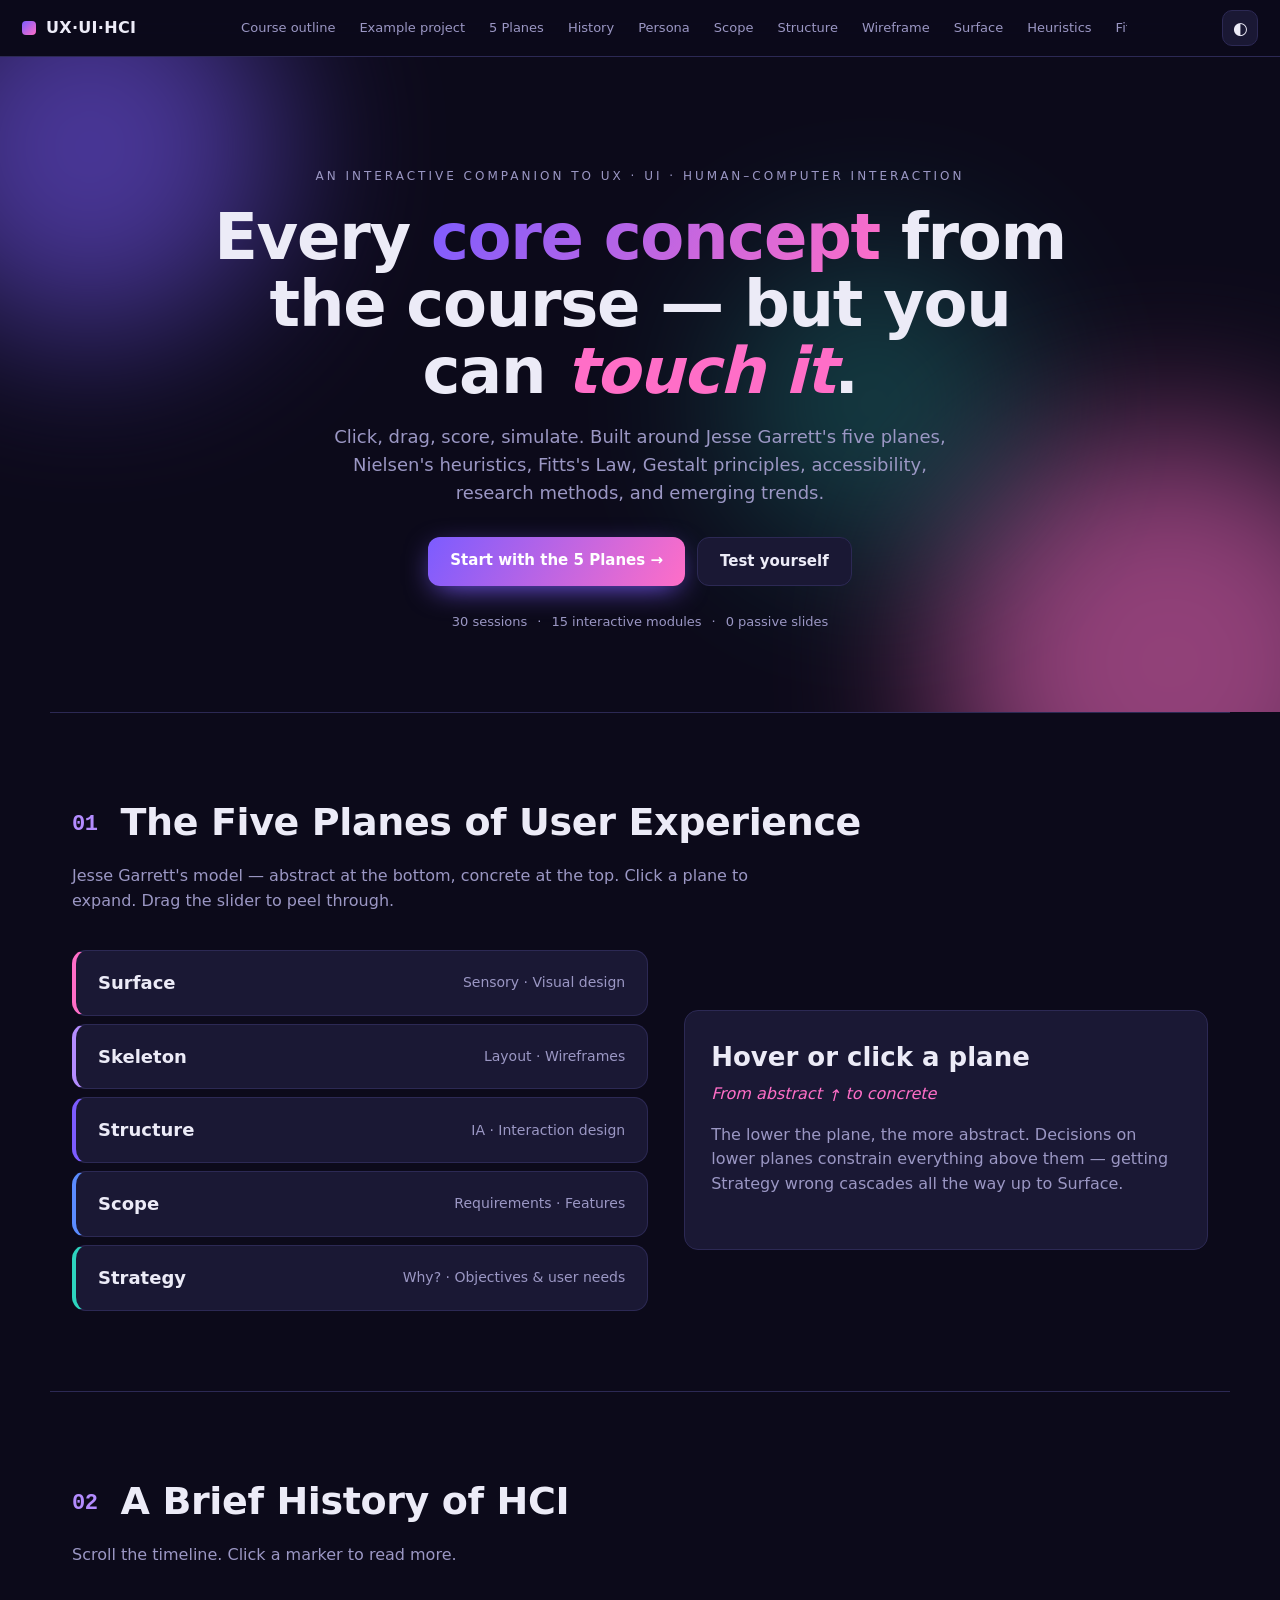
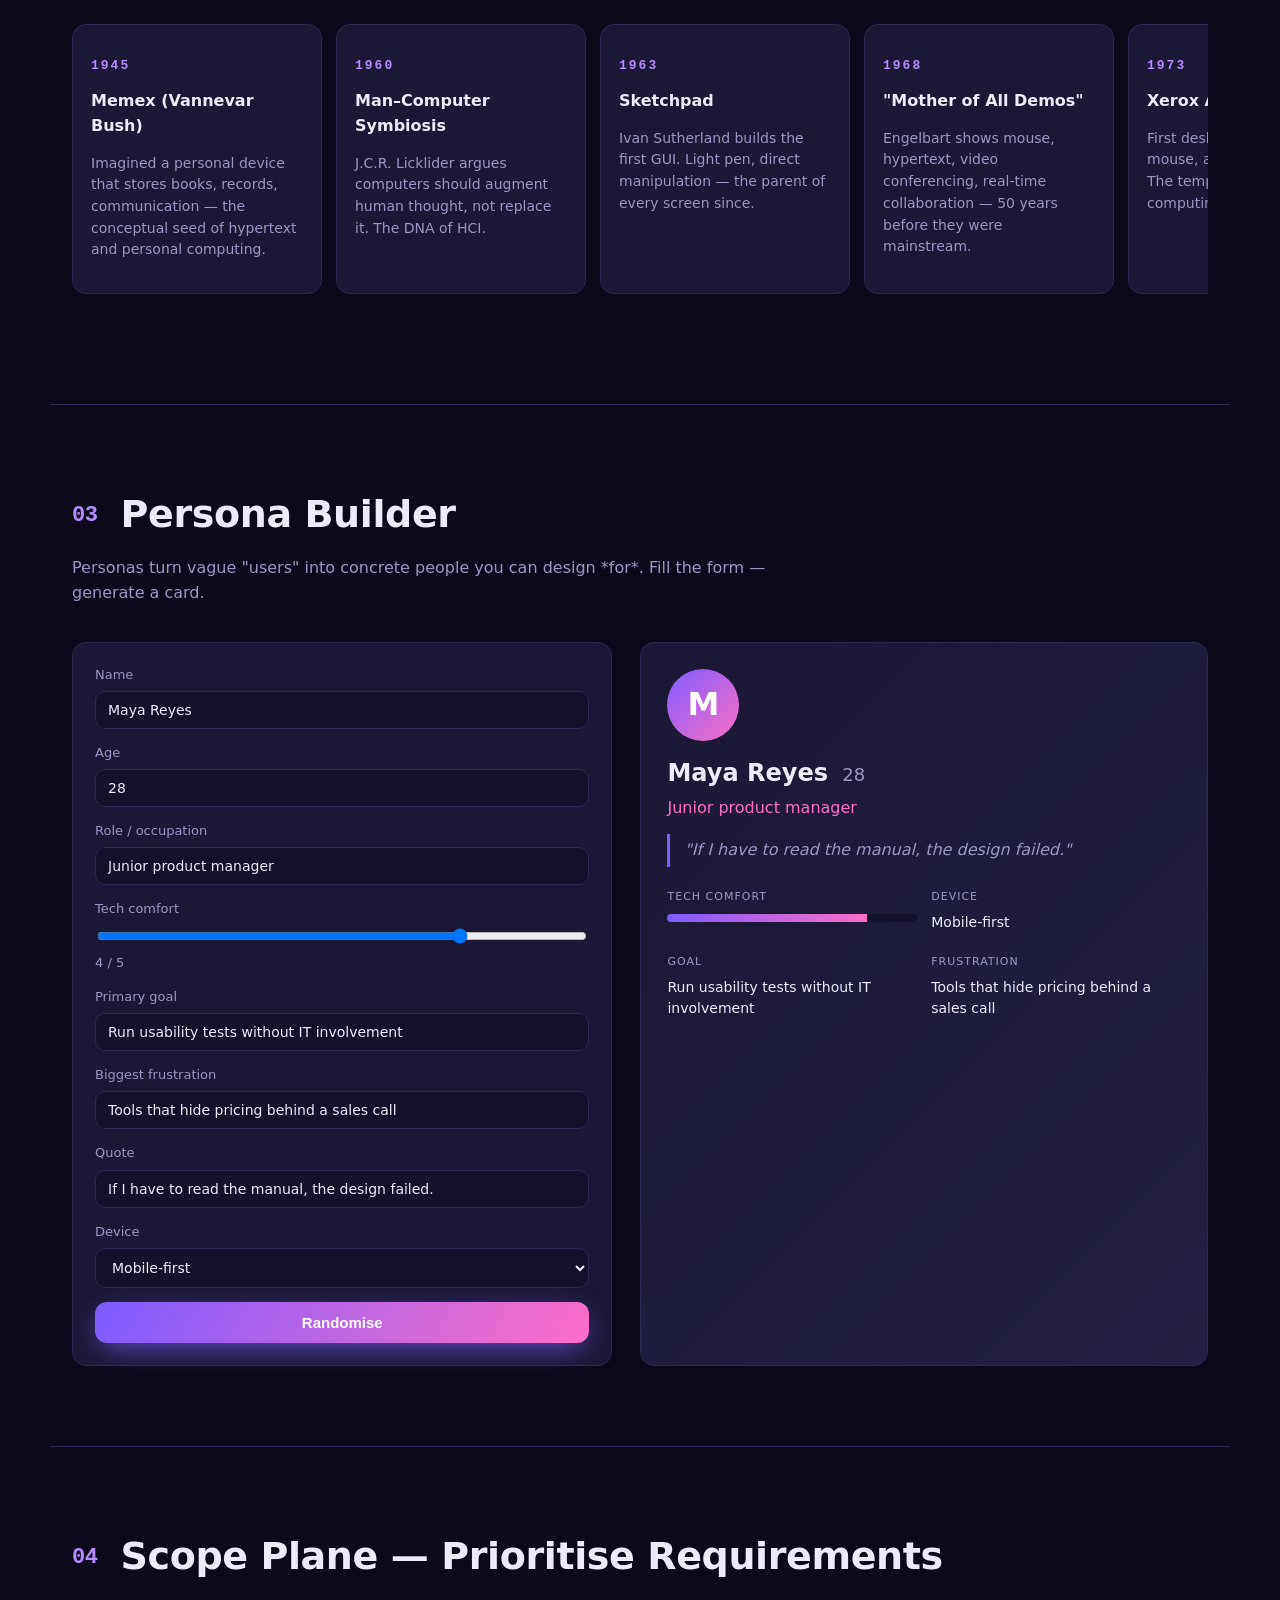
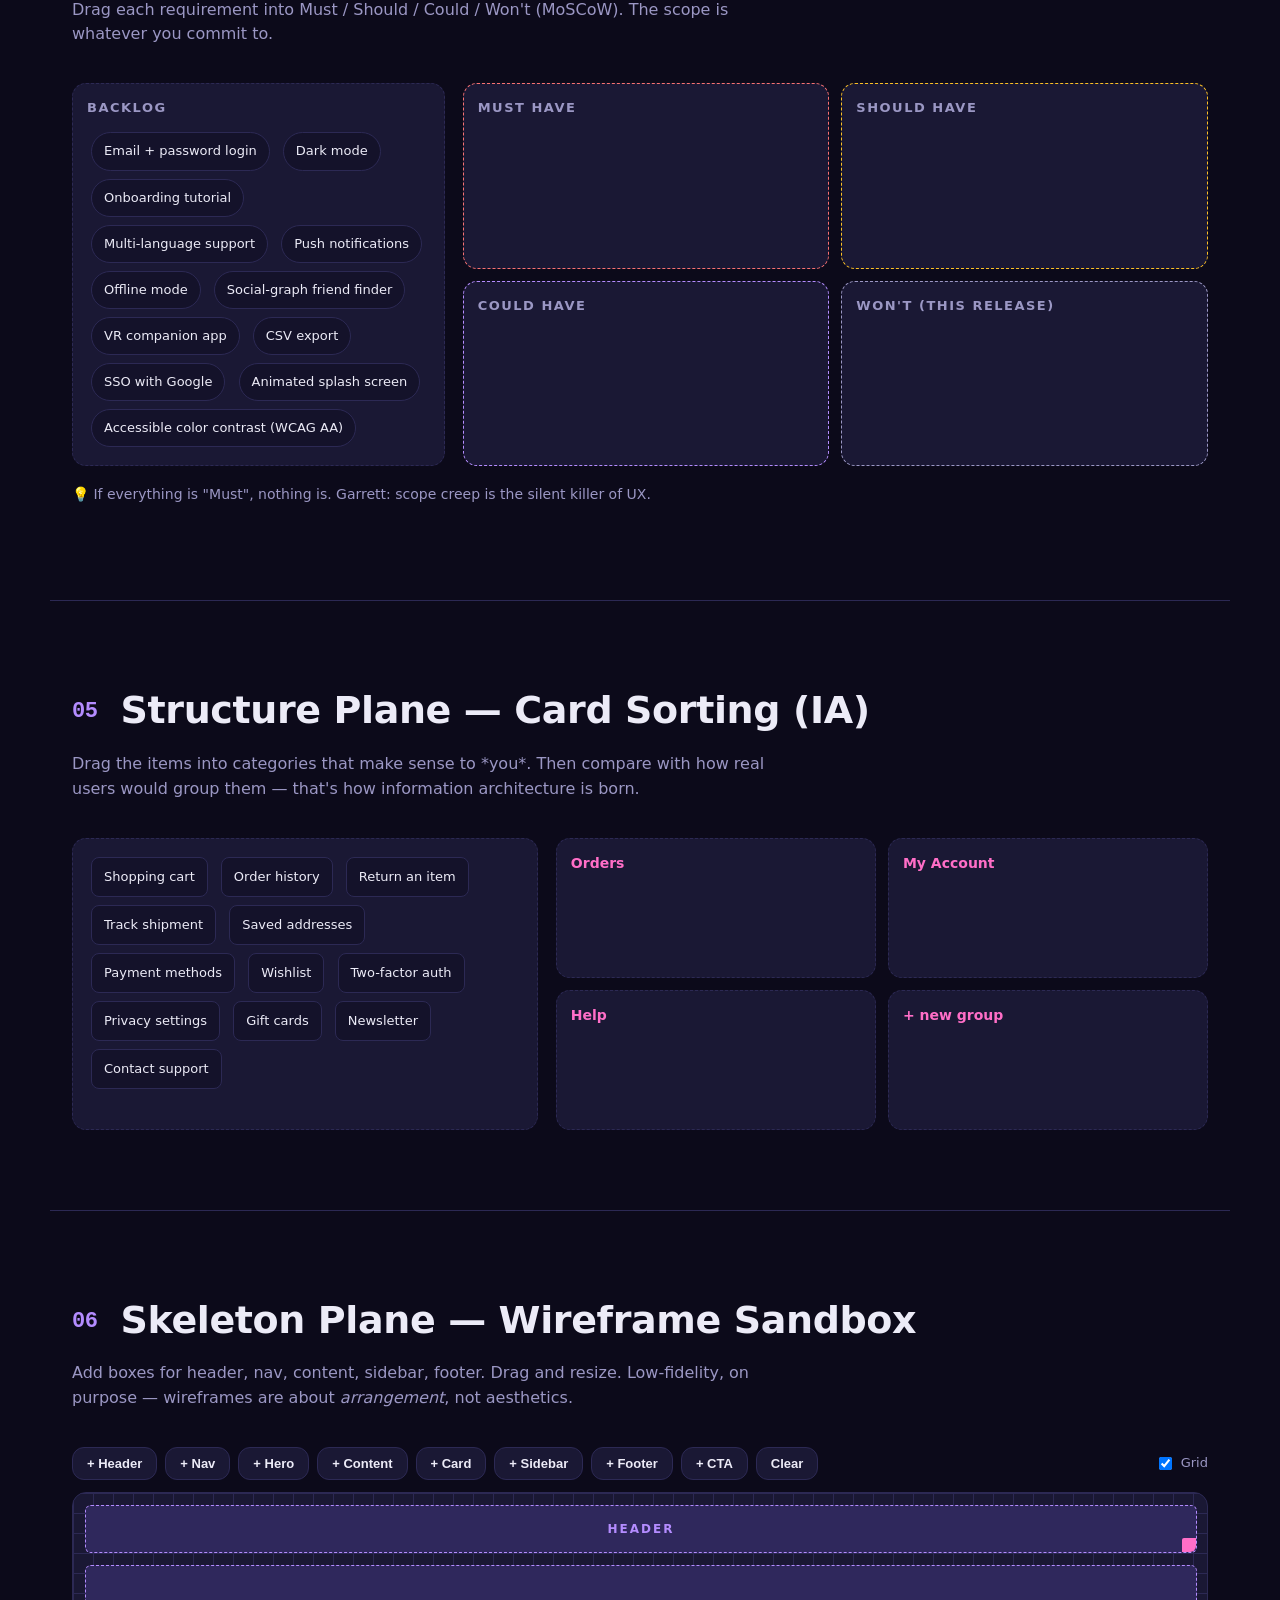
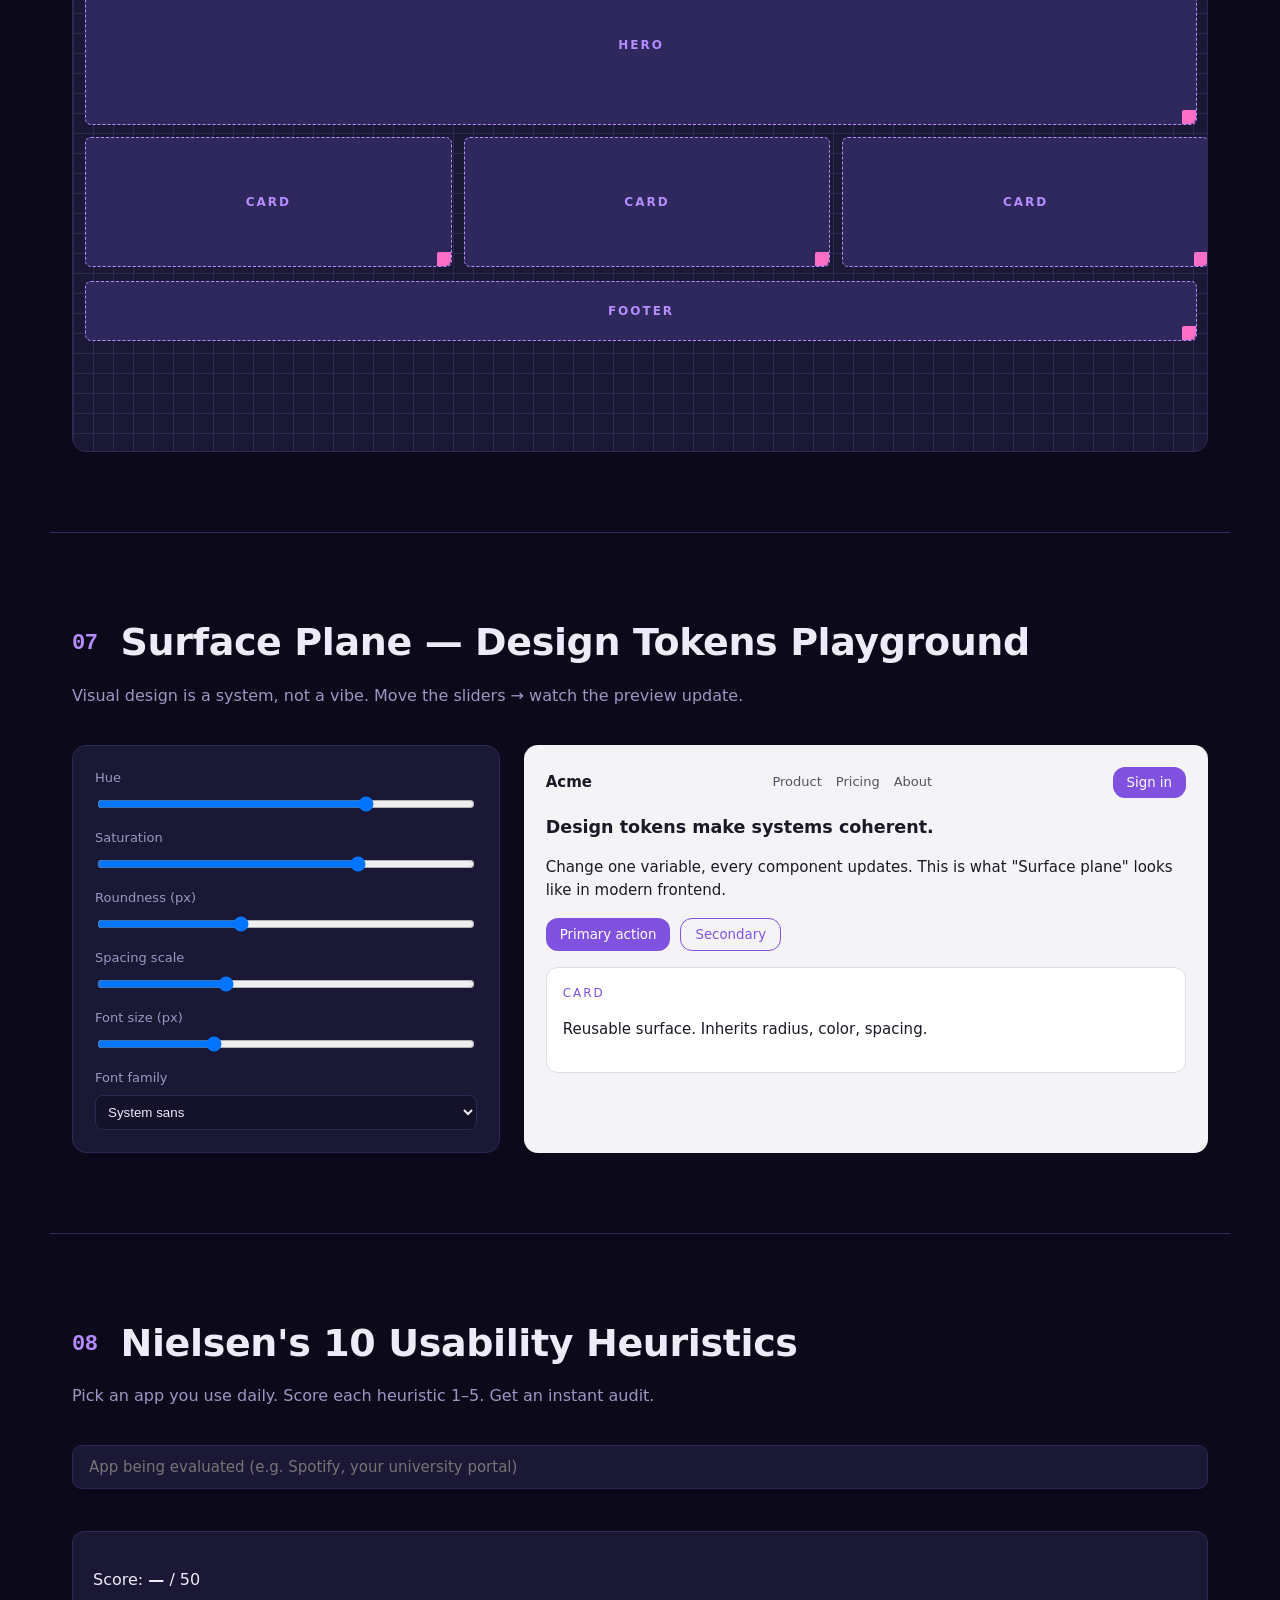
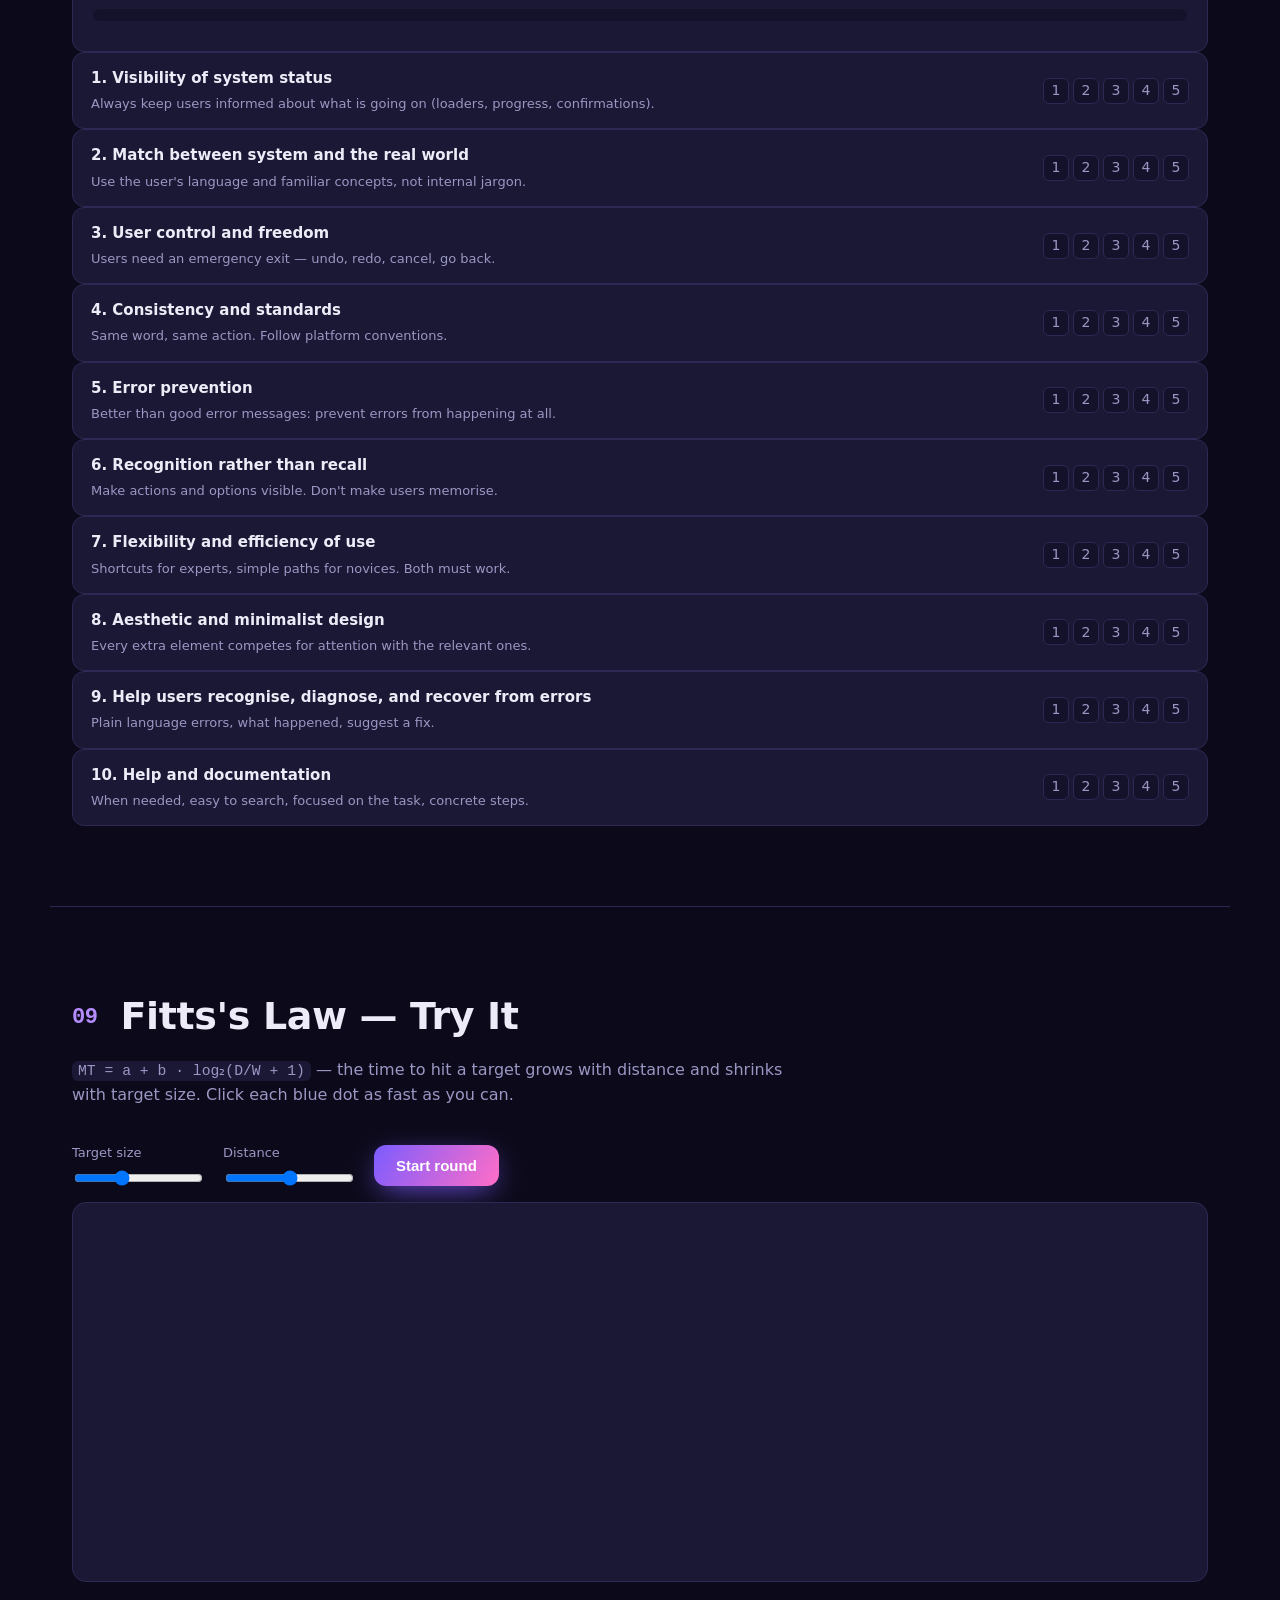
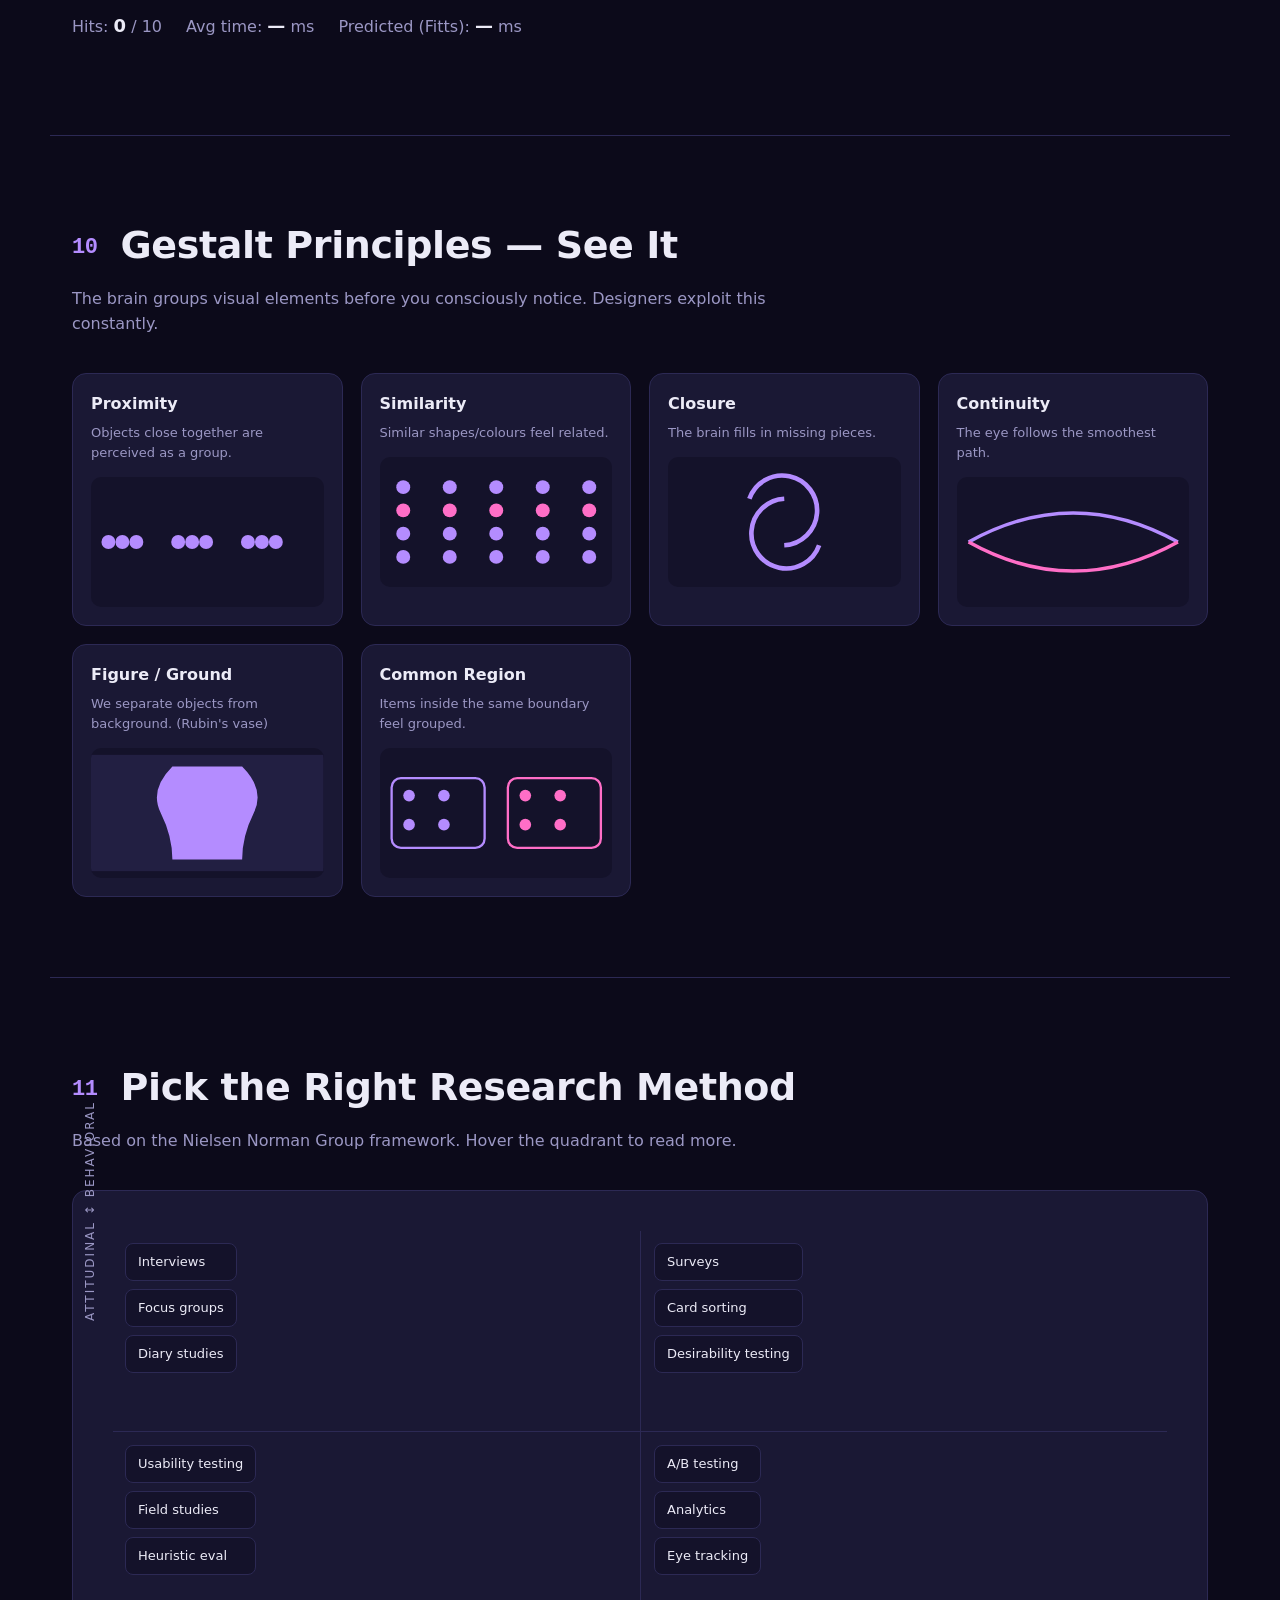
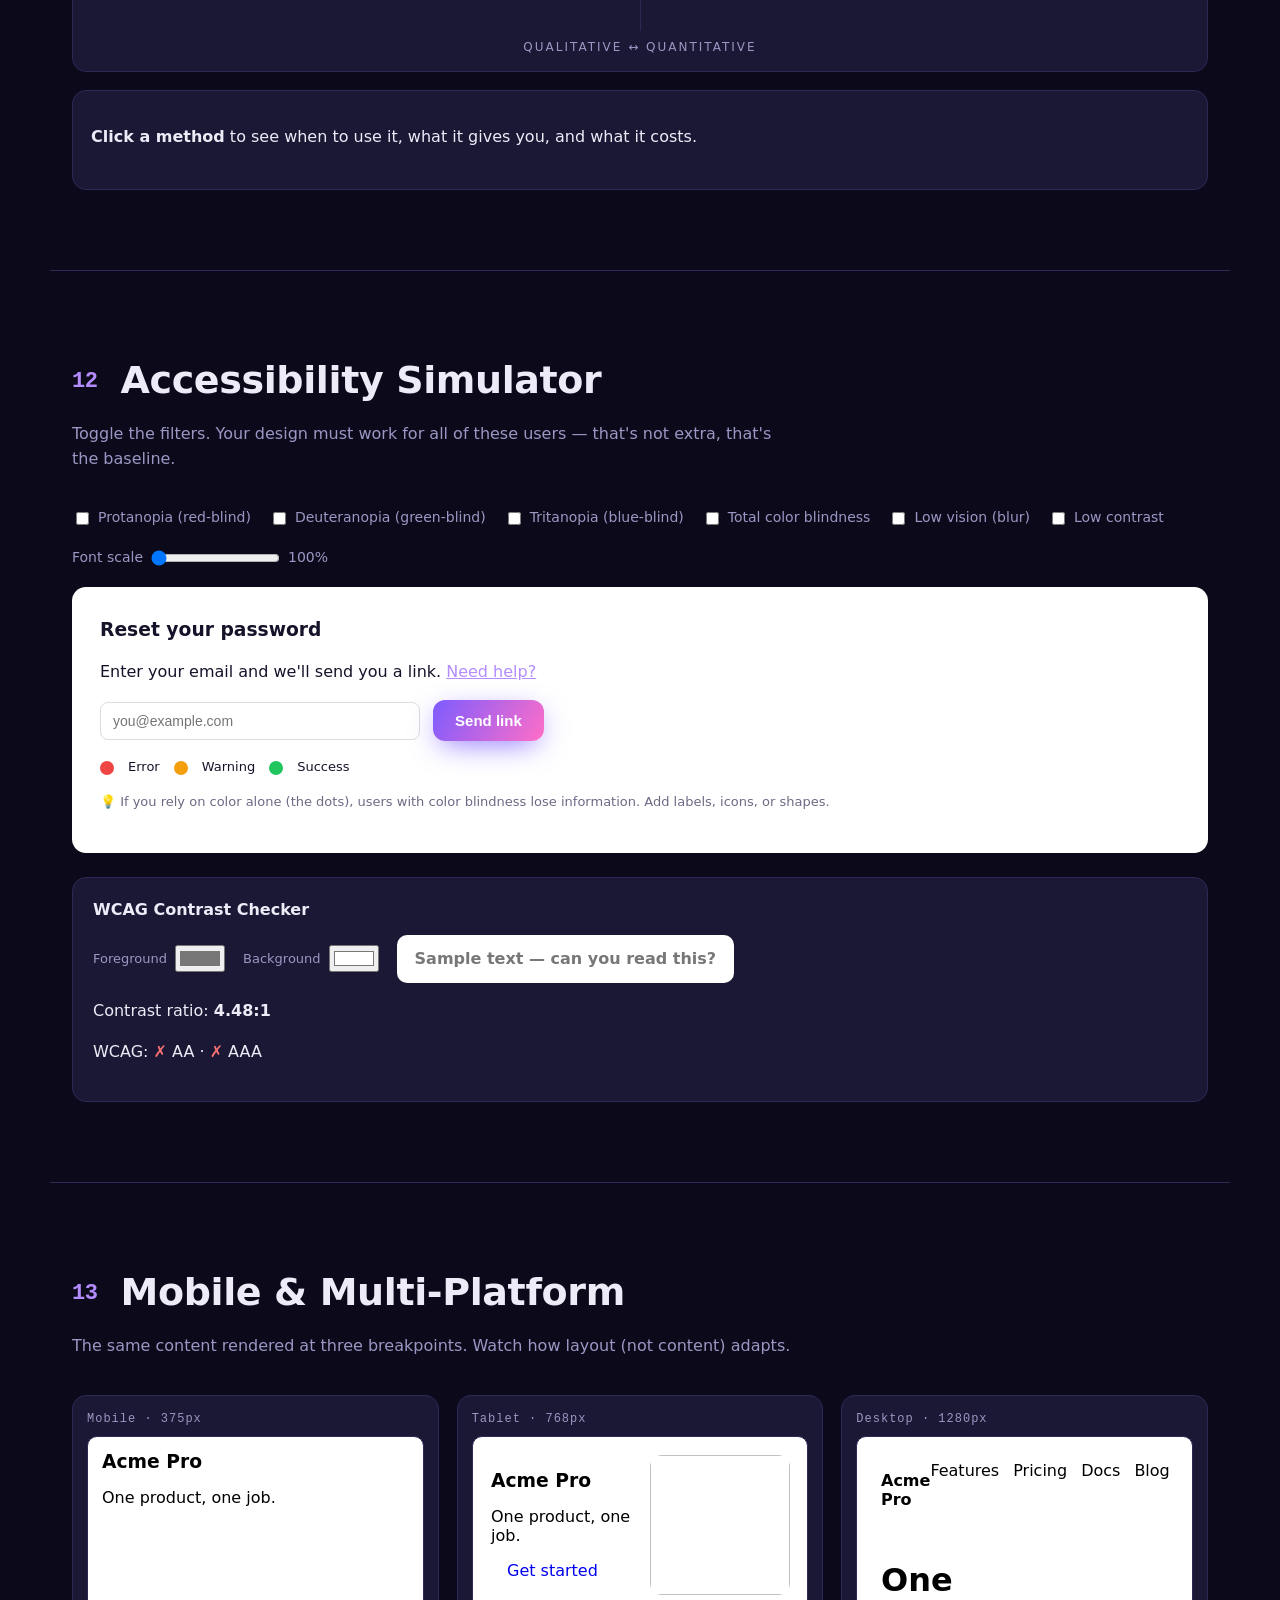
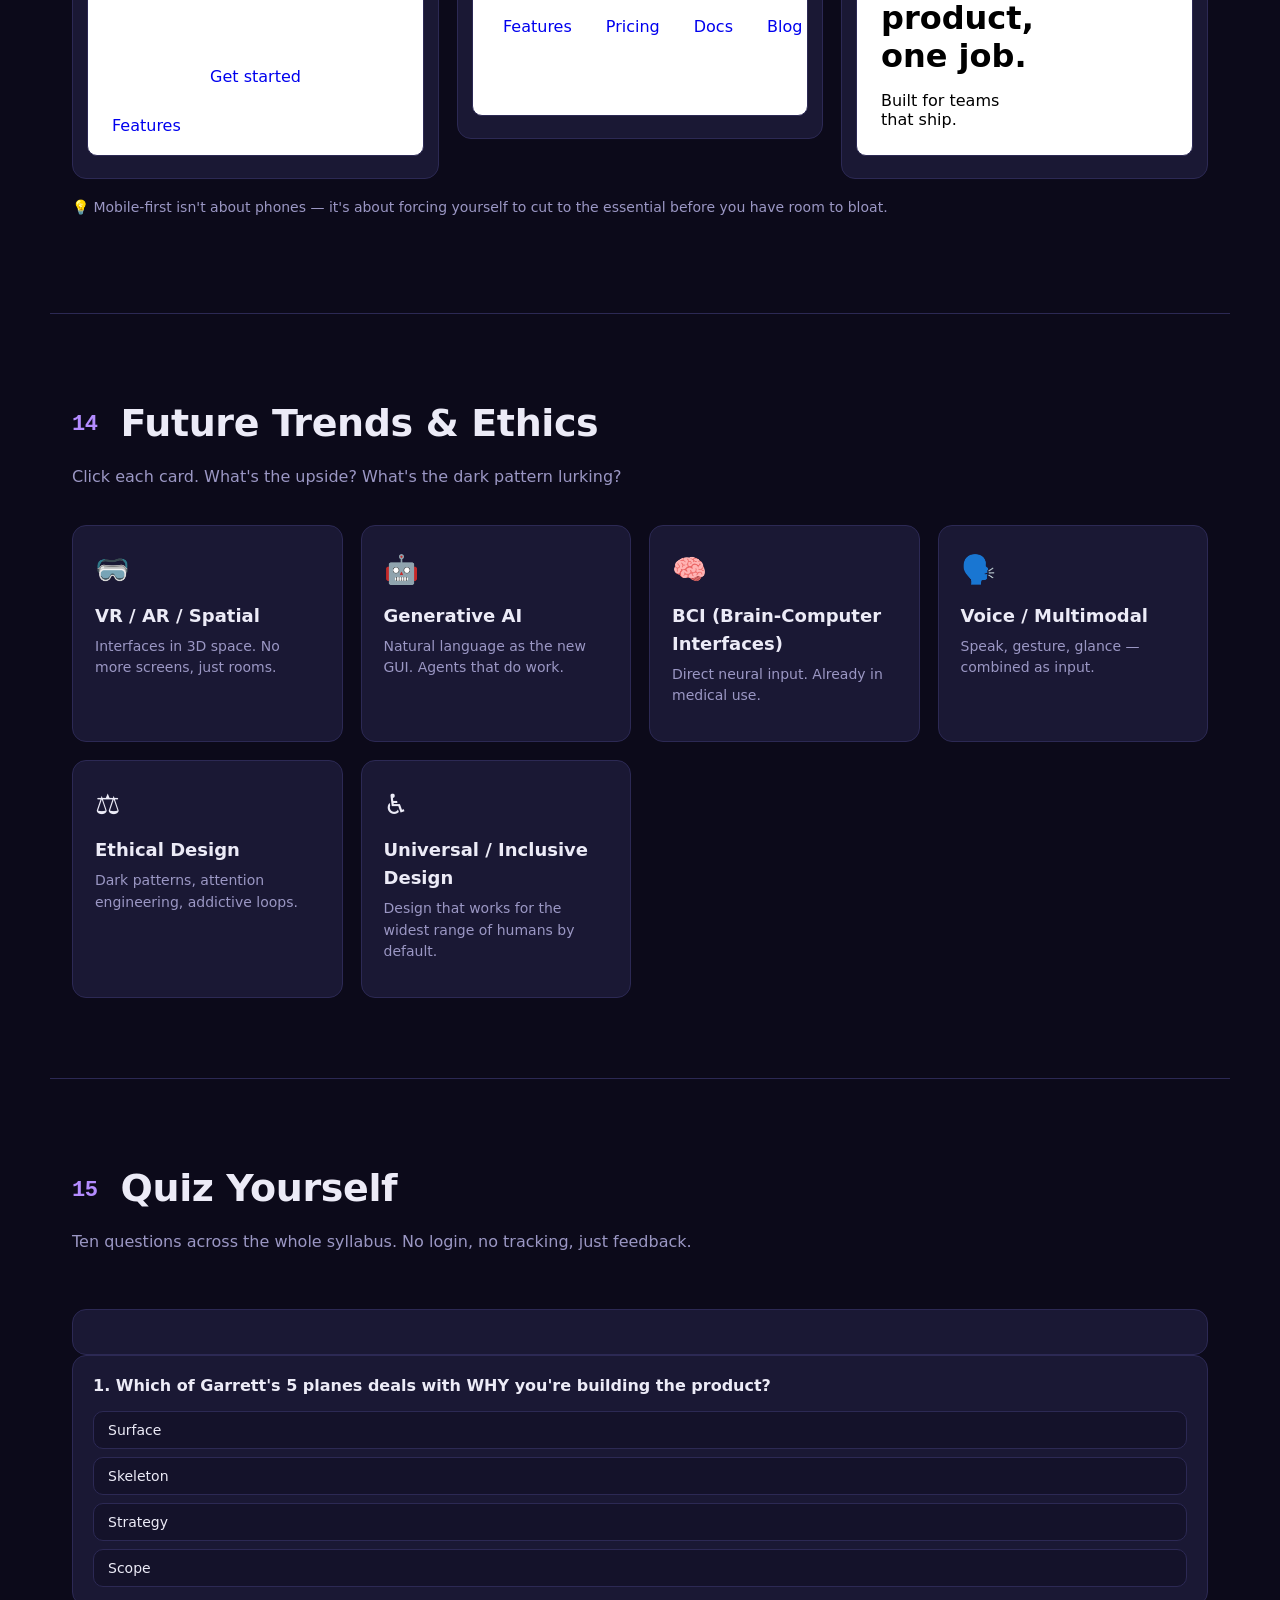
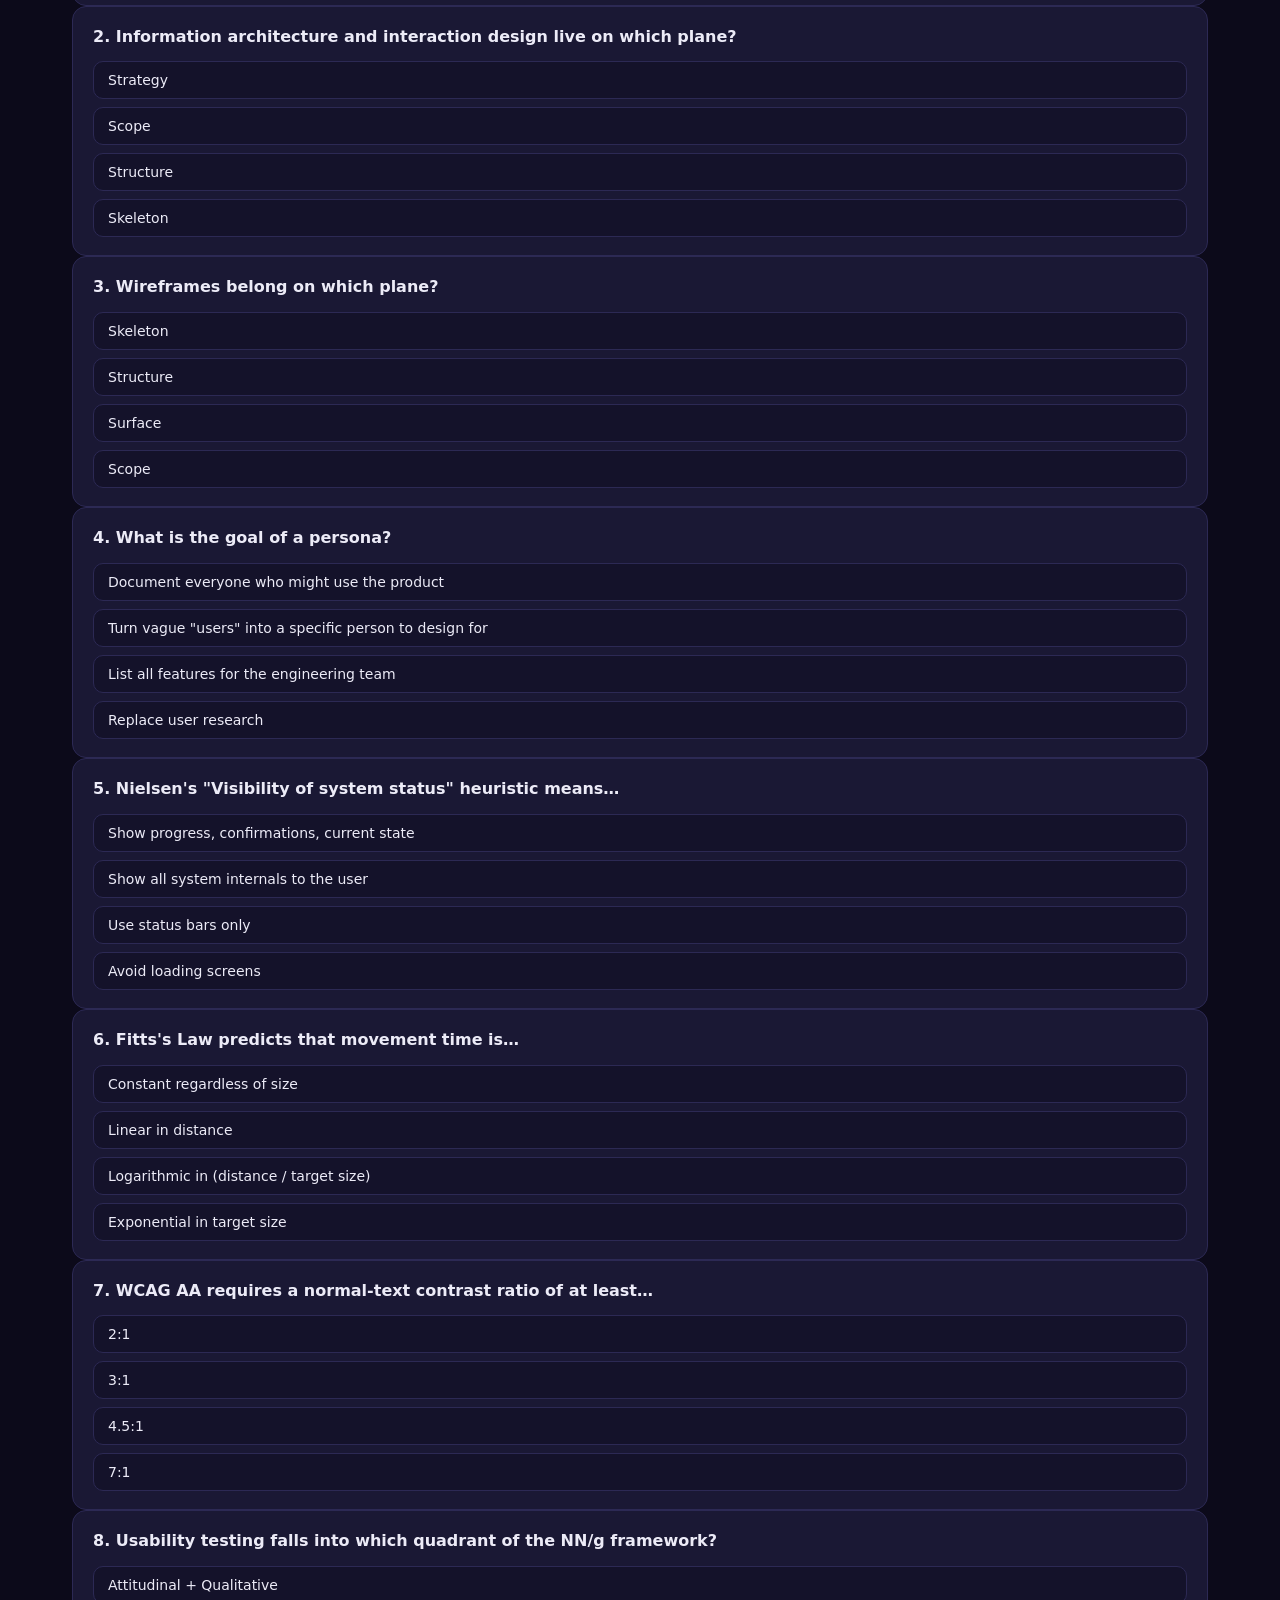
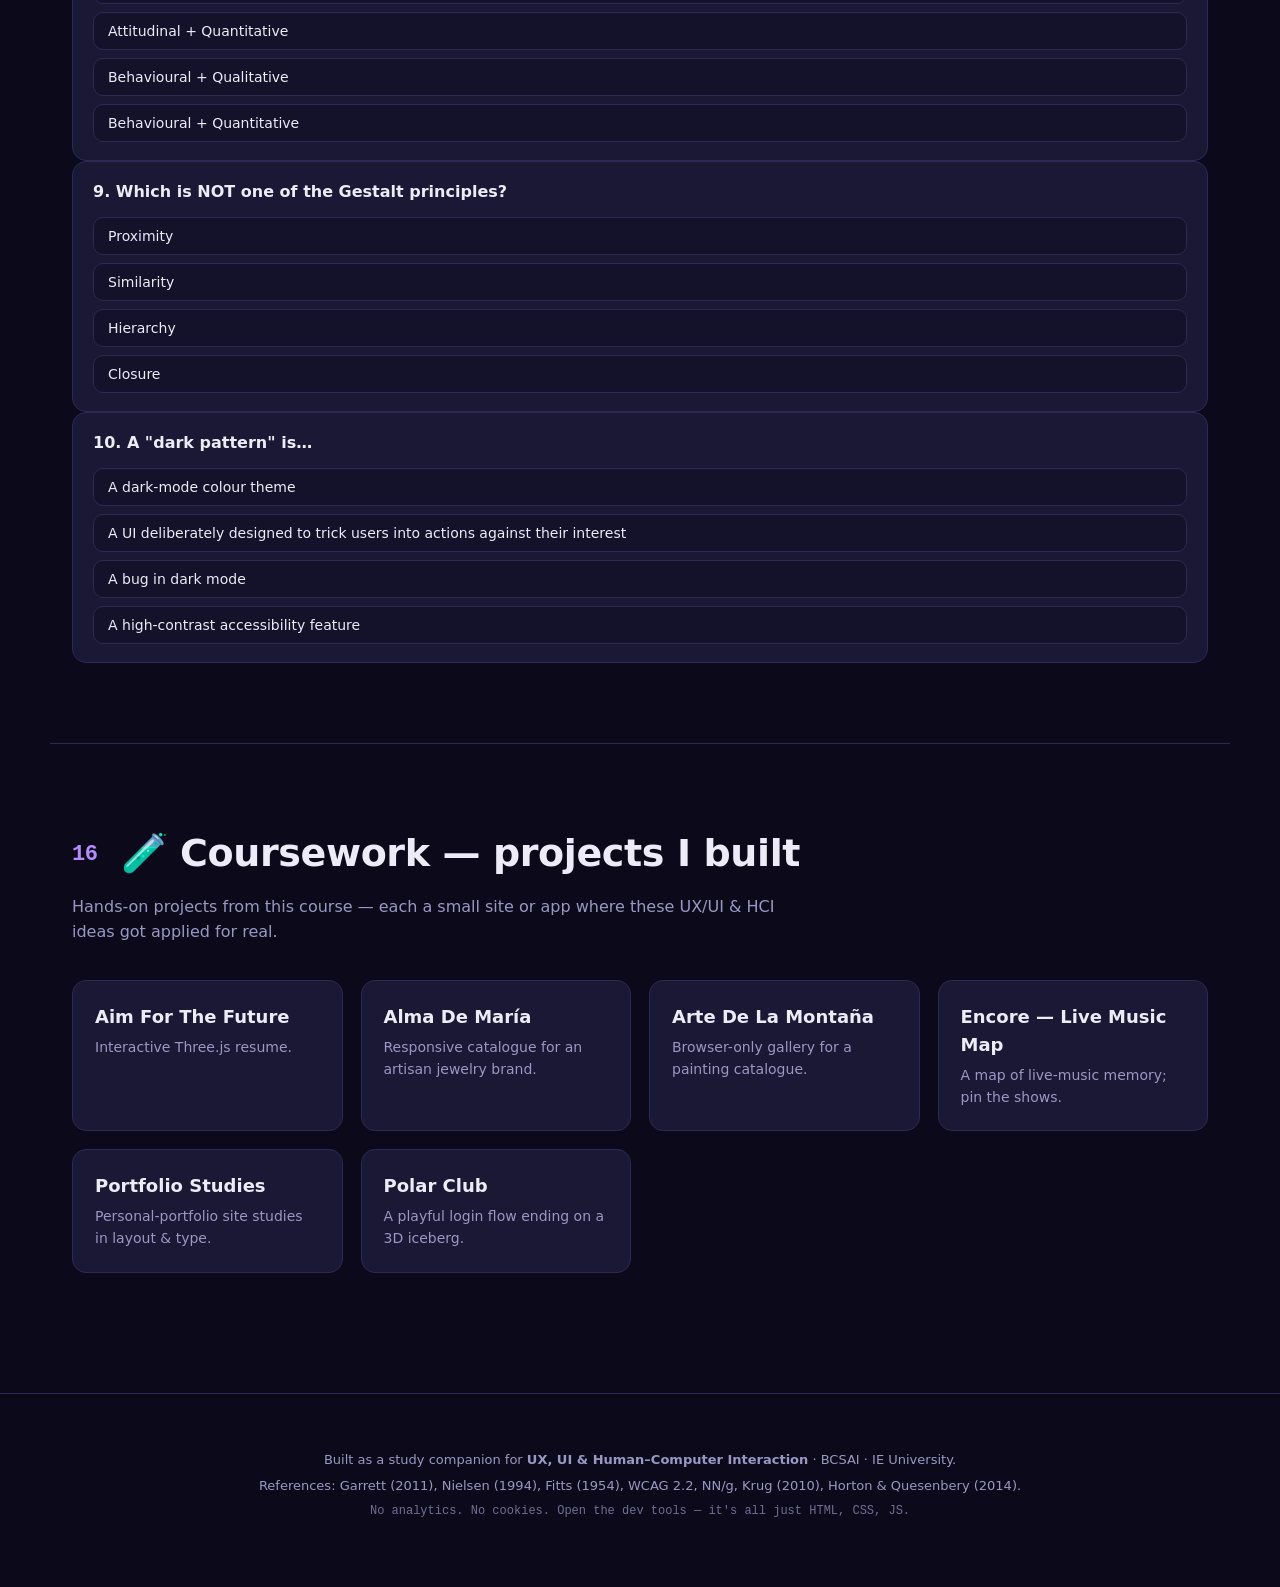
<file: index.html>
<!doctype html>
<html lang="en">
<head>
<meta charset="utf-8" />
<meta name="viewport" content="width=device-width,initial-scale=1" />
<title>UX · UI · HCI — Interactive Concept Map</title>
<meta name="description" content="Interactive companion to the UX/UI/HCI course — Garrett's 5 planes, Nielsen heuristics, Fitts's Law, Gestalt, accessibility, research methods, and more." />
<link rel="stylesheet" href="styles.css" />
<link rel="icon" href="data:image/svg+xml,%3Csvg xmlns='http://www.w3.org/2000/svg' viewBox='0 0 64 64'%3E%3Crect width='64' height='64' rx='14' fill='%237c5cff'/%3E%3Ctext x='50%25' y='58%25' text-anchor='middle' font-size='34' font-family='system-ui' fill='white' font-weight='800'%3EUX%3C/text%3E%3C/svg%3E" />
</head>
<body data-theme="dark">

<!-- ============================== NAV ============================== -->
<header class="nav">
  <a href="#top" class="brand">
    <span class="brand-dot"></span><span>UX·UI·HCI</span>
  </a>
  <nav class="nav-links">
    <a href="course.html">Course outline</a>
    <a href="./project.html">Example project</a>
    <a href="#planes">5 Planes</a>
    <a href="#timeline">History</a>
    <a href="#persona">Persona</a>
    <a href="#scope">Scope</a>
    <a href="#structure">Structure</a>
    <a href="#skeleton">Wireframe</a>
    <a href="#surface">Surface</a>
    <a href="#heuristics">Heuristics</a>
    <a href="#fitts">Fitts</a>
    <a href="#gestalt">Gestalt</a>
    <a href="#research">Research</a>
    <a href="#a11y">A11y</a>
    <a href="#mobile">Mobile</a>
    <a href="#future">Future</a>
    <a href="#quiz">Quiz</a>
    <a href="#coursework">Coursework</a>
  </nav>
  <button id="themeToggle" class="theme-btn" aria-label="Toggle theme">◐</button>
</header>

<!-- ============================== HERO ============================== -->
<section id="top" class="hero">
  <div class="hero-inner">
    <p class="kicker">An interactive companion to UX · UI · Human–Computer Interaction</p>
    <h1>Every <span class="grad">core concept</span> from the course — but you can <em>touch it</em>.</h1>
    <p class="lede">Click, drag, score, simulate. Built around Jesse Garrett's five planes, Nielsen's heuristics, Fitts's Law, Gestalt principles, accessibility, research methods, and emerging trends.</p>
    <div class="hero-cta">
      <a href="#planes" class="btn btn-primary">Start with the 5 Planes →</a>
      <a href="#quiz" class="btn btn-ghost">Test yourself</a>
    </div>
    <div class="hero-meta">
      <span>30 sessions</span><span>·</span><span>15 interactive modules</span><span>·</span><span>0 passive slides</span>
    </div>
  </div>
  <div class="hero-orbs" aria-hidden="true">
    <div class="orb o1"></div><div class="orb o2"></div><div class="orb o3"></div>
  </div>
</section>

<!-- ============================== 5 PLANES ============================== -->
<section id="planes" class="section">
  <h2><span class="num">01</span> The Five Planes of User Experience</h2>
  <p class="subtitle">Jesse Garrett's model — abstract at the bottom, concrete at the top. Click a plane to expand. Drag the slider to peel through.</p>

  <div class="planes-wrap">
    <div class="planes-stack" id="planesStack">
      <div class="plane" data-i="4" data-name="Surface" data-q="What does it look and feel like?" data-detail="Visual design: color, typography, iconography, imagery, motion. The sensory experience users perceive first.">
        <span class="plane-label">Surface</span><span class="plane-q">Sensory · Visual design</span>
      </div>
      <div class="plane" data-i="3" data-name="Skeleton" data-q="Where are things on the page?" data-detail="Interface, navigation, and information design. Wireframes live here. Layout decisions that make content reachable.">
        <span class="plane-label">Skeleton</span><span class="plane-q">Layout · Wireframes</span>
      </div>
      <div class="plane" data-i="2" data-name="Structure" data-q="How is it organised?" data-detail="Interaction design + information architecture. Flow, state, error handling, sitemap, taxonomy.">
        <span class="plane-label">Structure</span><span class="plane-q">IA · Interaction design</span>
      </div>
      <div class="plane" data-i="1" data-name="Scope" data-q="What features and content?" data-detail="Functional requirements (what it does) and content requirements (what it has). The 'spec'.">
        <span class="plane-label">Scope</span><span class="plane-q">Requirements · Features</span>
      </div>
      <div class="plane" data-i="0" data-name="Strategy" data-q="Why are we building this?" data-detail="User needs + product objectives. Target audience, success metrics, business goals. Everything else descends from here.">
        <span class="plane-label">Strategy</span><span class="plane-q">Why? · Objectives & user needs</span>
      </div>
    </div>

    <aside class="plane-detail" id="planeDetail">
      <p class="pd-name">Hover or click a plane</p>
      <p class="pd-q">From abstract <span class="arrow">↑</span> to concrete</p>
      <p class="pd-text">The lower the plane, the more abstract. Decisions on lower planes constrain everything above them — getting Strategy wrong cascades all the way up to Surface.</p>
    </aside>
  </div>
</section>

<!-- ============================== HCI TIMELINE ============================== -->
<section id="timeline" class="section">
  <h2><span class="num">02</span> A Brief History of HCI</h2>
  <p class="subtitle">Scroll the timeline. Click a marker to read more.</p>
  <div class="timeline" id="timelineList"></div>
</section>

<!-- ============================== PERSONA ============================== -->
<section id="persona" class="section">
  <h2><span class="num">03</span> Persona Builder</h2>
  <p class="subtitle">Personas turn vague "users" into concrete people you can design *for*. Fill the form — generate a card.</p>

  <div class="persona-wrap">
    <form class="persona-form" id="personaForm">
      <label>Name <input id="pName" value="Maya Reyes" /></label>
      <label>Age <input id="pAge" type="number" value="28" min="5" max="100" /></label>
      <label>Role / occupation <input id="pRole" value="Junior product manager" /></label>
      <label>Tech comfort
        <input id="pTech" type="range" min="1" max="5" value="4" />
        <span id="pTechVal">4 / 5</span>
      </label>
      <label>Primary goal <input id="pGoal" value="Run usability tests without IT involvement" /></label>
      <label>Biggest frustration <input id="pFrust" value="Tools that hide pricing behind a sales call" /></label>
      <label>Quote <input id="pQuote" value="If I have to read the manual, the design failed." /></label>
      <label>Device <select id="pDevice"><option>Mobile-first</option><option>Laptop</option><option>Tablet</option><option>Multi-device</option></select></label>
      <button type="button" class="btn btn-primary" id="randPersona">Randomise</button>
    </form>

    <article class="persona-card" id="personaCard">
      <div class="pc-avatar" id="pcAvatar">M</div>
      <h3 class="pc-name">Maya Reyes <span class="pc-age">28</span></h3>
      <p class="pc-role">Junior product manager</p>
      <blockquote class="pc-quote">"If I have to read the manual, the design failed."</blockquote>
      <div class="pc-grid">
        <div><label>Tech comfort</label><div class="bar"><span style="width:80%"></span></div></div>
        <div><label>Device</label><p class="val" id="pcDevice">Mobile-first</p></div>
        <div><label>Goal</label><p class="val" id="pcGoal">Run usability tests without IT involvement</p></div>
        <div><label>Frustration</label><p class="val" id="pcFrust">Tools that hide pricing behind a sales call</p></div>
      </div>
    </article>
  </div>
</section>

<!-- ============================== SCOPE / MOSCOW ============================== -->
<section id="scope" class="section">
  <h2><span class="num">04</span> Scope Plane — Prioritise Requirements</h2>
  <p class="subtitle">Drag each requirement into Must / Should / Could / Won't (MoSCoW). The scope is whatever you commit to.</p>

  <div class="moscow">
    <div class="moscow-pool" data-bucket="pool">
      <h4>Backlog</h4>
      <div class="chip" draggable="true">Email + password login</div>
      <div class="chip" draggable="true">Dark mode</div>
      <div class="chip" draggable="true">Onboarding tutorial</div>
      <div class="chip" draggable="true">Multi-language support</div>
      <div class="chip" draggable="true">Push notifications</div>
      <div class="chip" draggable="true">Offline mode</div>
      <div class="chip" draggable="true">Social-graph friend finder</div>
      <div class="chip" draggable="true">VR companion app</div>
      <div class="chip" draggable="true">CSV export</div>
      <div class="chip" draggable="true">SSO with Google</div>
      <div class="chip" draggable="true">Animated splash screen</div>
      <div class="chip" draggable="true">Accessible color contrast (WCAG AA)</div>
    </div>
    <div class="moscow-grid">
      <div class="moscow-bucket must" data-bucket="must"><h4>Must have</h4></div>
      <div class="moscow-bucket should" data-bucket="should"><h4>Should have</h4></div>
      <div class="moscow-bucket could" data-bucket="could"><h4>Could have</h4></div>
      <div class="moscow-bucket wont" data-bucket="wont"><h4>Won't (this release)</h4></div>
    </div>
  </div>
  <p class="hint">💡 If everything is "Must", nothing is. Garrett: scope creep is the silent killer of UX.</p>
</section>

<!-- ============================== STRUCTURE / CARD SORT ============================== -->
<section id="structure" class="section">
  <h2><span class="num">05</span> Structure Plane — Card Sorting (IA)</h2>
  <p class="subtitle">Drag the items into categories that make sense to *you*. Then compare with how real users would group them — that's how information architecture is born.</p>

  <div class="cardsort">
    <div class="cs-pool" data-bucket="pool" id="csPool">
      <div class="card" draggable="true">Shopping cart</div>
      <div class="card" draggable="true">Order history</div>
      <div class="card" draggable="true">Return an item</div>
      <div class="card" draggable="true">Track shipment</div>
      <div class="card" draggable="true">Saved addresses</div>
      <div class="card" draggable="true">Payment methods</div>
      <div class="card" draggable="true">Wishlist</div>
      <div class="card" draggable="true">Two-factor auth</div>
      <div class="card" draggable="true">Privacy settings</div>
      <div class="card" draggable="true">Gift cards</div>
      <div class="card" draggable="true">Newsletter</div>
      <div class="card" draggable="true">Contact support</div>
    </div>
    <div class="cs-cats" id="csCats">
      <div class="cs-cat" data-bucket="orders"><h4 contenteditable>Orders</h4></div>
      <div class="cs-cat" data-bucket="account"><h4 contenteditable>My Account</h4></div>
      <div class="cs-cat" data-bucket="help"><h4 contenteditable>Help</h4></div>
      <div class="cs-cat" data-bucket="custom"><h4 contenteditable>+ new group</h4></div>
    </div>
  </div>
</section>

<!-- ============================== SKELETON / WIREFRAME ============================== -->
<section id="skeleton" class="section">
  <h2><span class="num">06</span> Skeleton Plane — Wireframe Sandbox</h2>
  <p class="subtitle">Add boxes for header, nav, content, sidebar, footer. Drag and resize. Low-fidelity, on purpose — wireframes are about <em>arrangement</em>, not aesthetics.</p>

  <div class="wf-toolbar">
    <button class="btn btn-ghost" data-add="header">+ Header</button>
    <button class="btn btn-ghost" data-add="nav">+ Nav</button>
    <button class="btn btn-ghost" data-add="hero">+ Hero</button>
    <button class="btn btn-ghost" data-add="content">+ Content</button>
    <button class="btn btn-ghost" data-add="card">+ Card</button>
    <button class="btn btn-ghost" data-add="sidebar">+ Sidebar</button>
    <button class="btn btn-ghost" data-add="footer">+ Footer</button>
    <button class="btn btn-ghost" data-add="cta">+ CTA</button>
    <button class="btn btn-ghost" id="wfClear">Clear</button>
    <label class="wf-grid-toggle"><input type="checkbox" id="wfGrid" checked /> Grid</label>
  </div>
  <div class="wf-canvas" id="wfCanvas"></div>
</section>

<!-- ============================== SURFACE / DESIGN TOKENS ============================== -->
<section id="surface" class="section">
  <h2><span class="num">07</span> Surface Plane — Design Tokens Playground</h2>
  <p class="subtitle">Visual design is a system, not a vibe. Move the sliders → watch the preview update.</p>

  <div class="surface-wrap">
    <div class="surface-controls">
      <label>Hue <input type="range" id="tHue" min="0" max="360" value="260" /></label>
      <label>Saturation <input type="range" id="tSat" min="0" max="100" value="70" /></label>
      <label>Roundness (px) <input type="range" id="tRad" min="0" max="32" value="12" /></label>
      <label>Spacing scale <input type="range" id="tSpace" min="8" max="32" value="16" /></label>
      <label>Font size (px) <input type="range" id="tFont" min="12" max="22" value="15" /></label>
      <label>Font family
        <select id="tFamily">
          <option value="system-ui, sans-serif">System sans</option>
          <option value="'Georgia', serif">Serif</option>
          <option value="'JetBrains Mono', ui-monospace, monospace">Mono</option>
        </select>
      </label>
    </div>

    <div class="surface-preview" id="surfacePreview">
      <header><strong>Acme</strong><nav><span>Product</span><span>Pricing</span><span>About</span></nav><button>Sign in</button></header>
      <main>
        <h3>Design tokens make systems coherent.</h3>
        <p>Change one variable, every component updates. This is what "Surface plane" looks like in modern frontend.</p>
        <div class="prev-row">
          <button class="prev-primary">Primary action</button>
          <button class="prev-ghost">Secondary</button>
        </div>
        <div class="prev-card">
          <p class="prev-tag">Card</p>
          <p>Reusable surface. Inherits radius, color, spacing.</p>
        </div>
      </main>
    </div>
  </div>
</section>

<!-- ============================== NIELSEN HEURISTICS ============================== -->
<section id="heuristics" class="section">
  <h2><span class="num">08</span> Nielsen's 10 Usability Heuristics</h2>
  <p class="subtitle">Pick an app you use daily. Score each heuristic 1–5. Get an instant audit.</p>

  <input id="heurApp" placeholder="App being evaluated (e.g. Spotify, your university portal)" class="heur-app" />

  <div class="heuristics" id="heuristics"></div>

  <div class="heur-result">
    <p>Score: <strong id="heurScore">—</strong> / 50</p>
    <div class="heur-bar"><span id="heurBarFill"></span></div>
    <p class="heur-verdict" id="heurVerdict"></p>
  </div>
</section>

<!-- ============================== FITTS'S LAW ============================== -->
<section id="fitts" class="section">
  <h2><span class="num">09</span> Fitts's Law — Try It</h2>
  <p class="subtitle"><code>MT = a + b · log₂(D/W + 1)</code> — the time to hit a target grows with distance and shrinks with target size. Click each blue dot as fast as you can.</p>

  <div class="fitts">
    <div class="fitts-controls">
      <label>Target size <input id="fittsW" type="range" min="12" max="120" value="50" /></label>
      <label>Distance <input id="fittsD" type="range" min="60" max="500" value="280" /></label>
      <button class="btn btn-primary" id="fittsStart">Start round</button>
    </div>
    <div class="fitts-canvas" id="fittsCanvas"></div>
    <div class="fitts-stats">
      <p>Hits: <strong id="fittsHits">0</strong> / 10</p>
      <p>Avg time: <strong id="fittsAvg">—</strong> ms</p>
      <p>Predicted (Fitts): <strong id="fittsPred">—</strong> ms</p>
    </div>
  </div>
</section>

<!-- ============================== GESTALT ============================== -->
<section id="gestalt" class="section">
  <h2><span class="num">10</span> Gestalt Principles — See It</h2>
  <p class="subtitle">The brain groups visual elements before you consciously notice. Designers exploit this constantly.</p>
  <div class="gestalt-grid" id="gestaltGrid"></div>
</section>

<!-- ============================== RESEARCH METHODS QUADRANT ============================== -->
<section id="research" class="section">
  <h2><span class="num">11</span> Pick the Right Research Method</h2>
  <p class="subtitle">Based on the Nielsen Norman Group framework. Hover the quadrant to read more.</p>

  <div class="research">
    <div class="r-axis r-y">Attitudinal ↕ Behavioral</div>
    <div class="r-axis r-x">Qualitative ↔ Quantitative</div>
    <div class="r-grid" id="researchGrid"></div>
  </div>
  <div class="r-detail" id="rDetail">
    <p><strong>Click a method</strong> to see when to use it, what it gives you, and what it costs.</p>
  </div>
</section>

<!-- ============================== ACCESSIBILITY ============================== -->
<section id="a11y" class="section">
  <h2><span class="num">12</span> Accessibility Simulator</h2>
  <p class="subtitle">Toggle the filters. Your design must work for all of these users — that's not extra, that's the baseline.</p>

  <div class="a11y-controls">
    <label><input type="checkbox" data-filter="protanopia" /> Protanopia (red-blind)</label>
    <label><input type="checkbox" data-filter="deuteranopia" /> Deuteranopia (green-blind)</label>
    <label><input type="checkbox" data-filter="tritanopia" /> Tritanopia (blue-blind)</label>
    <label><input type="checkbox" data-filter="achromatopsia" /> Total color blindness</label>
    <label><input type="checkbox" data-filter="blur" /> Low vision (blur)</label>
    <label><input type="checkbox" data-filter="contrast" /> Low contrast</label>
    <label>Font scale <input type="range" id="a11yFont" min="100" max="200" value="100" /> <span id="a11yFontVal">100%</span></label>
  </div>

  <div class="a11y-demo" id="a11yDemo">
    <h3>Reset your password</h3>
    <p>Enter your email and we'll send you a link. <a href="#a11y">Need help?</a></p>
    <form onsubmit="return false">
      <input type="email" placeholder="you@example.com" />
      <button class="btn btn-primary">Send link</button>
    </form>
    <div class="a11y-traffic">
      <span class="dot red"></span> Error
      <span class="dot amber"></span> Warning
      <span class="dot green"></span> Success
    </div>
    <p class="a11y-tip">💡 If you rely on color alone (the dots), users with color blindness lose information. Add labels, icons, or shapes.</p>
  </div>

  <div class="contrast-checker">
    <h4>WCAG Contrast Checker</h4>
    <div class="cc-row">
      <label>Foreground <input type="color" id="ccFg" value="#777777" /></label>
      <label>Background <input type="color" id="ccBg" value="#ffffff" /></label>
      <p class="cc-sample" id="ccSample">Sample text — can you read this?</p>
    </div>
    <p>Contrast ratio: <strong id="ccRatio">—</strong></p>
    <p>WCAG: <span id="ccAA">—</span> AA · <span id="ccAAA">—</span> AAA</p>
  </div>
</section>

<!-- ============================== MOBILE / RESPONSIVE ============================== -->
<section id="mobile" class="section">
  <h2><span class="num">13</span> Mobile & Multi-Platform</h2>
  <p class="subtitle">The same content rendered at three breakpoints. Watch how layout (not content) adapts.</p>

  <div class="bp-row">
    <div class="bp" data-w="375"><span class="bp-label">Mobile · 375px</span><iframe srcdoc='<style>body{font-family:system-ui;background:%23fff;color:%23111;margin:0;padding:14px}h3{margin:0 0 6px}nav{display:flex;flex-direction:column;gap:6px;margin-top:10px}nav a{padding:8px 10px;background:%23f1f1f3;border-radius:8px;color:%23111;text-decoration:none}.cta{margin-top:12px;display:block;text-align:center;padding:12px;background:%237c5cff;color:%23fff;border-radius:10px;text-decoration:none}img{width:100%25;border-radius:10px;margin-top:10px;background:linear-gradient(120deg,%23dad8ff,%23ffd9e7);height:120px;display:block}</style><h3>Acme Pro</h3><p>One product, one job.</p><img alt=""/><a class="cta" href="#">Get started</a><nav><a href="#">Features</a><a href="#">Pricing</a><a href="#">Docs</a></nav>'></iframe></div>
    <div class="bp" data-w="768"><span class="bp-label">Tablet · 768px</span><iframe srcdoc='<style>body{font-family:system-ui;background:%23fff;color:%23111;margin:0;padding:18px}.row{display:flex;gap:18px;align-items:center}h3{margin:0}nav{display:flex;gap:10px;margin-top:14px}nav a{padding:8px 12px;background:%23f1f1f3;border-radius:8px;color:%23111;text-decoration:none}.cta{padding:10px 16px;background:%237c5cff;color:%23fff;border-radius:10px;text-decoration:none}img{flex:1;border-radius:12px;background:linear-gradient(120deg,%23dad8ff,%23ffd9e7);height:140px}</style><div class="row"><div style="flex:1"><h3>Acme Pro</h3><p>One product, one job.</p><a class="cta" href="#">Get started</a></div><img alt=""/></div><nav><a href="#">Features</a><a href="#">Pricing</a><a href="#">Docs</a><a href="#">Blog</a></nav>'></iframe></div>
    <div class="bp" data-w="1280"><span class="bp-label">Desktop · 1280px</span><iframe srcdoc='<style>body{font-family:system-ui;background:%23fff;color:%23111;margin:0;padding:24px}header{display:flex;justify-content:space-between;align-items:center}nav{display:flex;gap:14px}nav a{color:%23111;text-decoration:none}.cta{padding:10px 18px;background:%237c5cff;color:%23fff;border-radius:10px;text-decoration:none}.row{display:grid;grid-template-columns:1fr 1fr;gap:24px;margin-top:24px;align-items:center}h1{margin:0 0 6px}img{border-radius:14px;background:linear-gradient(120deg,%23dad8ff,%23ffd9e7);height:220px}</style><header><strong>Acme Pro</strong><nav><a>Features</a><a>Pricing</a><a>Docs</a><a>Blog</a><a class="cta">Get started</a></nav></header><div class="row"><div><h1>One product, one job.</h1><p>Built for teams that ship.</p></div><img alt=""/></div>'></iframe></div>
  </div>
  <p class="hint">💡 Mobile-first isn't about phones — it's about forcing yourself to cut to the essential before you have room to bloat.</p>
</section>

<!-- ============================== FUTURE TRENDS ============================== -->
<section id="future" class="section">
  <h2><span class="num">14</span> Future Trends & Ethics</h2>
  <p class="subtitle">Click each card. What's the upside? What's the dark pattern lurking?</p>
  <div class="future-grid" id="futureGrid"></div>
</section>

<!-- ============================== QUIZ ============================== -->
<section id="quiz" class="section">
  <h2><span class="num">15</span> Quiz Yourself</h2>
  <p class="subtitle">Ten questions across the whole syllabus. No login, no tracking, just feedback.</p>
  <div class="quiz" id="quiz"></div>
  <div class="quiz-result" id="quizResult"></div>
</section>

<!-- ============================== COURSEWORK ============================== -->
<section id="coursework" class="section">
  <h2><span class="num">16</span> 🧪 Coursework — projects I built</h2>
  <p class="subtitle">Hands-on projects from this course — each a small site or app where these UX/UI &amp; HCI ideas got applied for real.</p>

  <div class="proj-grid">
    <a class="proj-card" href="https://andreaisabelmontana.github.io/aim-for-the-future.github.io/" target="_blank" rel="noopener">
      <strong>Aim For The Future</strong>
      <p>Interactive Three.js resume.</p>
    </a>
    <a class="proj-card" href="https://andreaisabelmontana.github.io/Alma-De-Maria/" target="_blank" rel="noopener">
      <strong>Alma De María</strong>
      <p>Responsive catalogue for an artisan jewelry brand.</p>
    </a>
    <a class="proj-card" href="https://andreaisabelmontana.github.io/Arte-De-La-Montana/" target="_blank" rel="noopener">
      <strong>Arte De La Montaña</strong>
      <p>Browser-only gallery for a painting catalogue.</p>
    </a>
    <a class="proj-card" href="https://andreaisabelmontana.github.io/Google-Maps-Awards-2025/" target="_blank" rel="noopener">
      <strong>Encore — Live Music Map</strong>
      <p>A map of live-music memory; pin the shows.</p>
    </a>
    <a class="proj-card" href="https://andreaisabelmontana.github.io/portfolio-studies/" target="_blank" rel="noopener">
      <strong>Portfolio Studies</strong>
      <p>Personal-portfolio site studies in layout &amp; type.</p>
    </a>
    <a class="proj-card" href="https://andreaisabelmontana.github.io/polar-club/" target="_blank" rel="noopener">
      <strong>Polar Club</strong>
      <p>A playful login flow ending on a 3D iceberg.</p>
    </a>
  </div>
</section>

<!-- ============================== FOOTER ============================== -->
<footer class="footer">
  <p>Built as a study companion for <strong>UX, UI &amp; Human–Computer Interaction</strong> · BCSAI · IE University.</p>
  <p>References: Garrett (2011), Nielsen (1994), Fitts (1954), WCAG 2.2, NN/g, Krug (2010), Horton &amp; Quesenbery (2014).</p>
  <p class="foot-credit">No analytics. No cookies. Open the dev tools — it's all just HTML, CSS, JS.</p>
</footer>

<script src="script.js"></script>
</body>
</html>
</file>
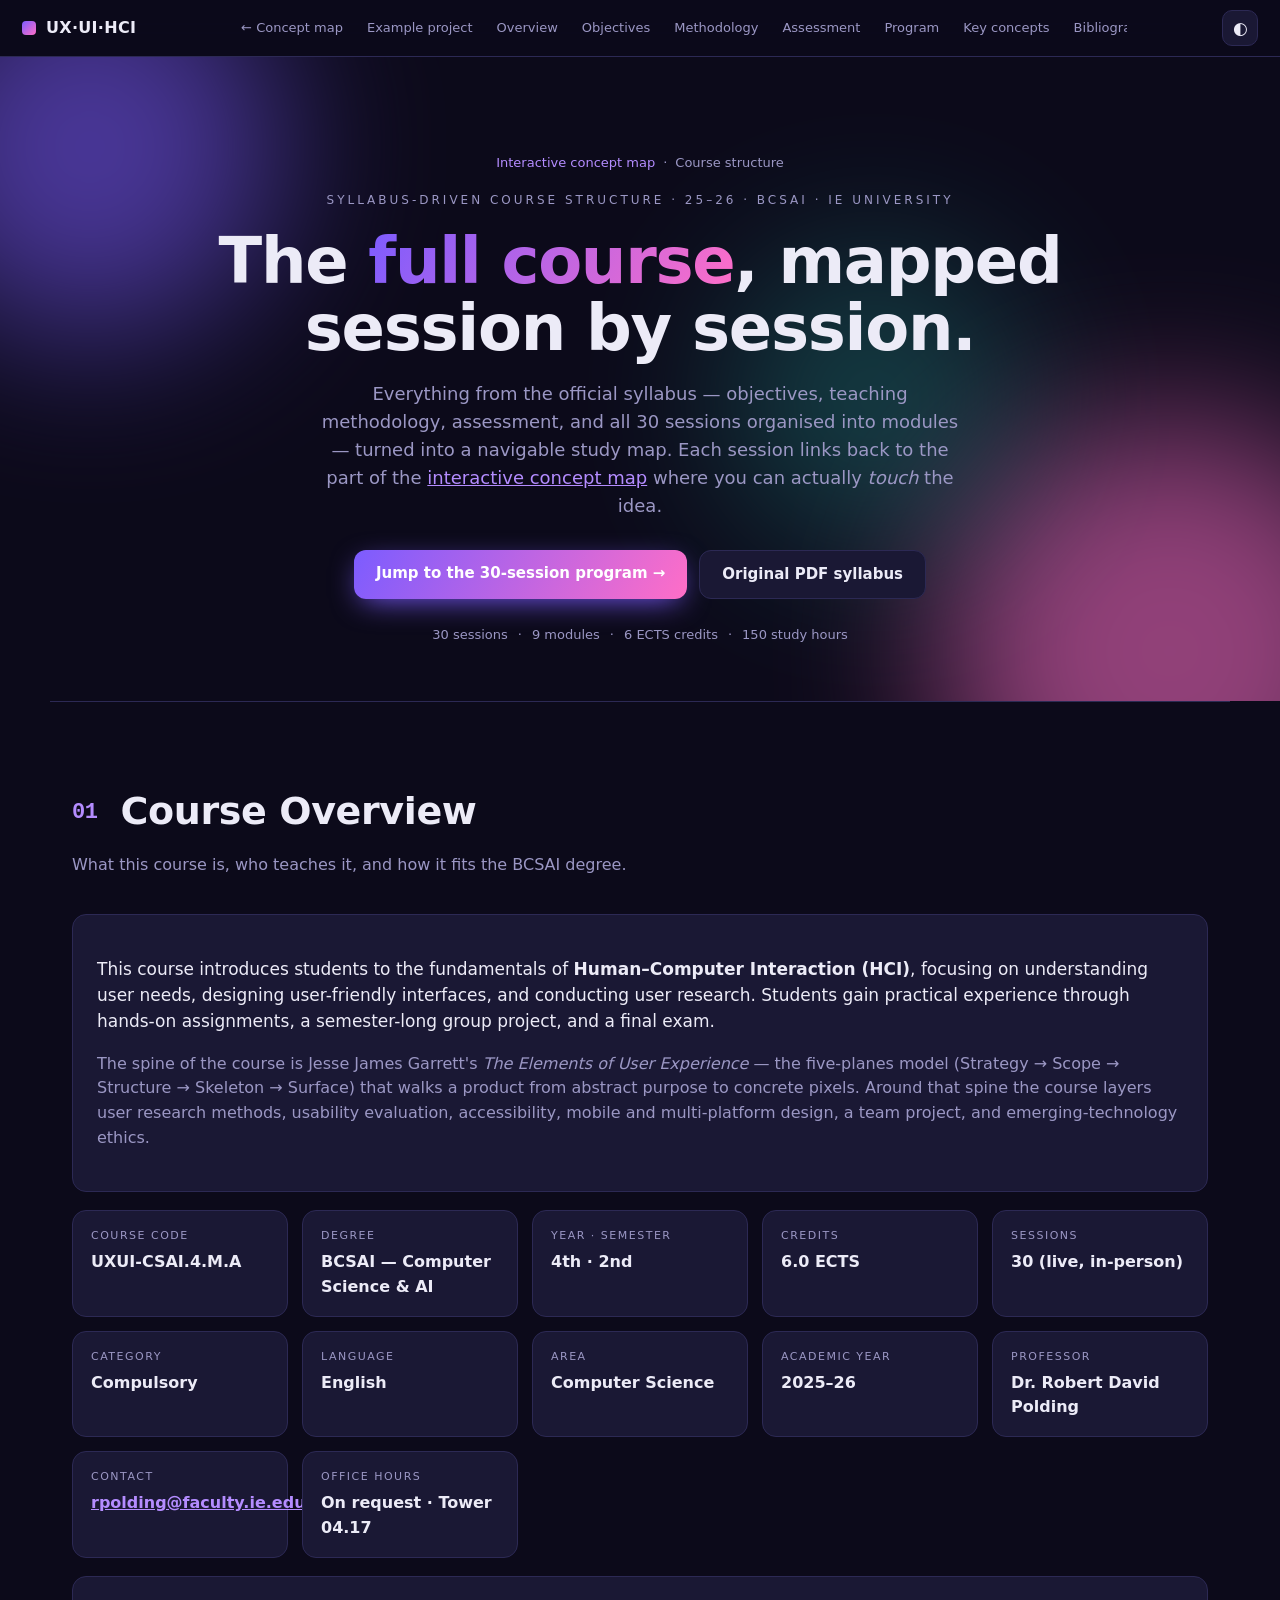
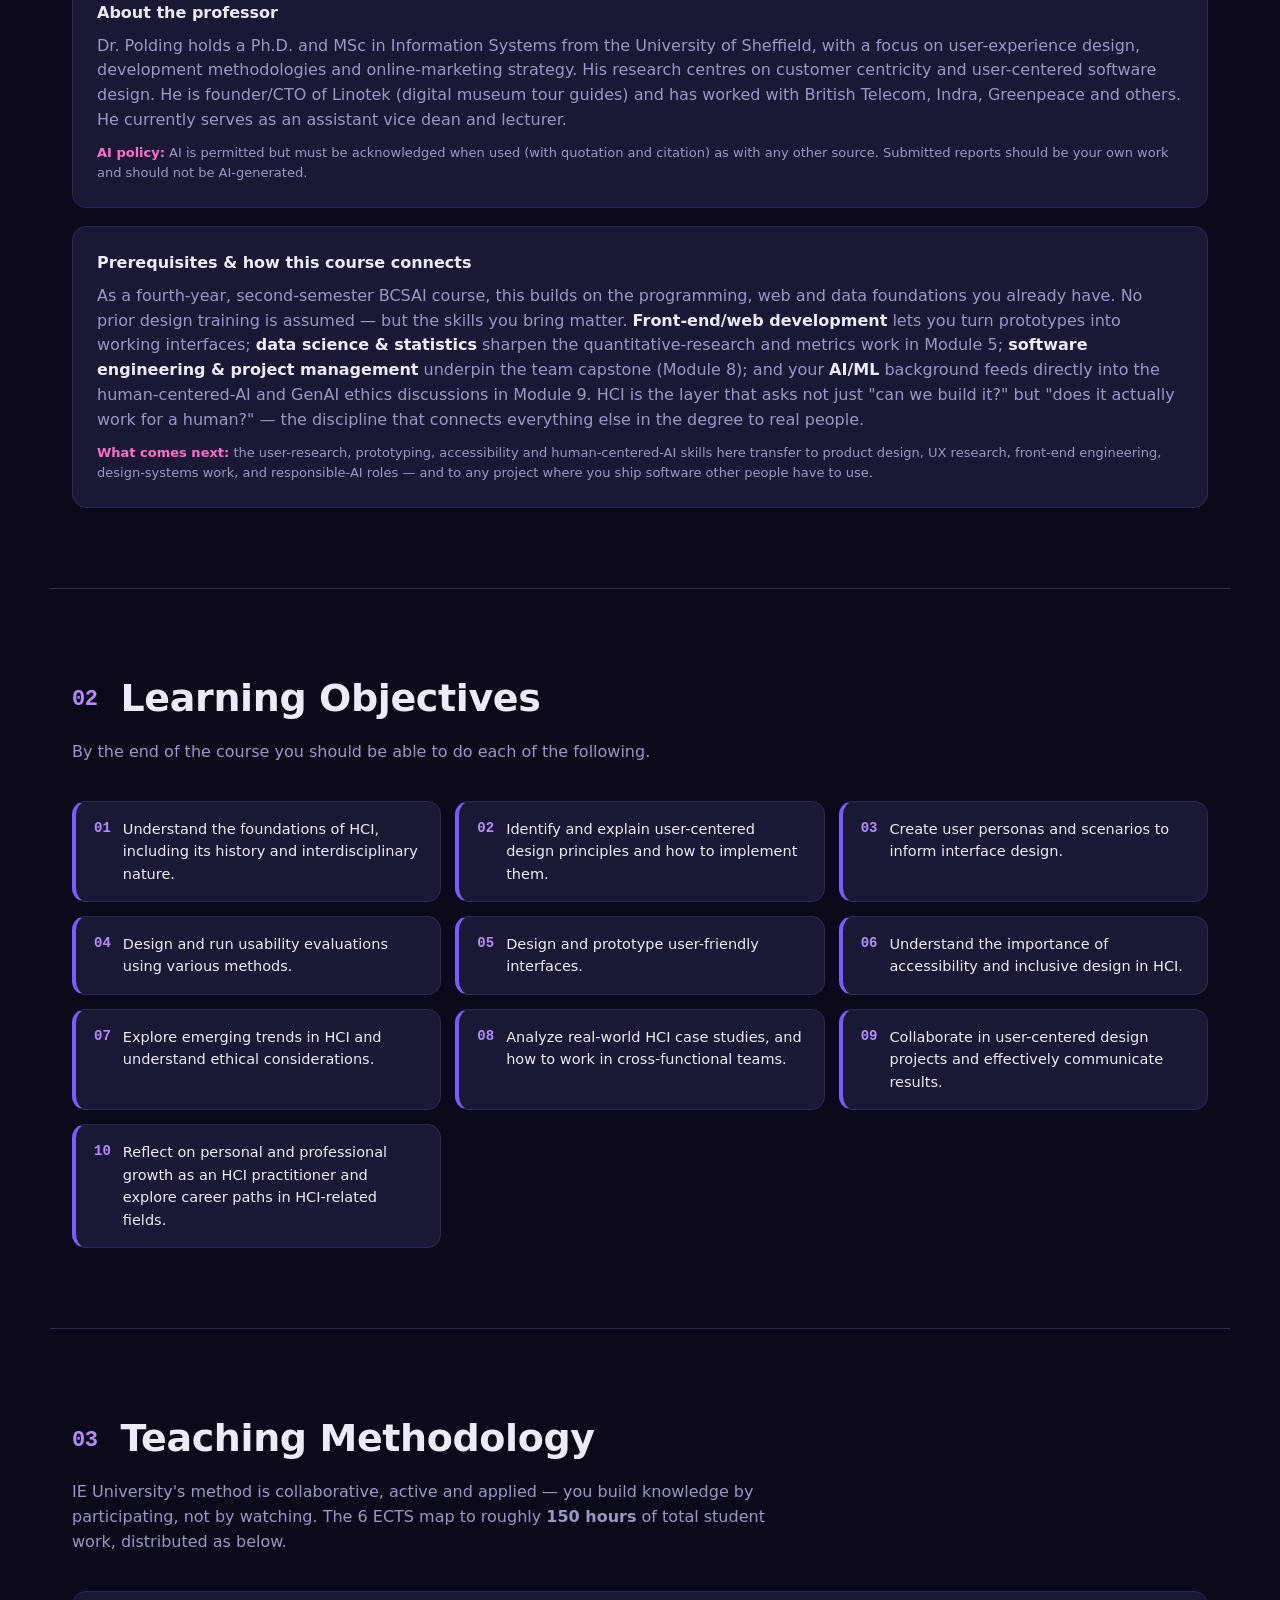
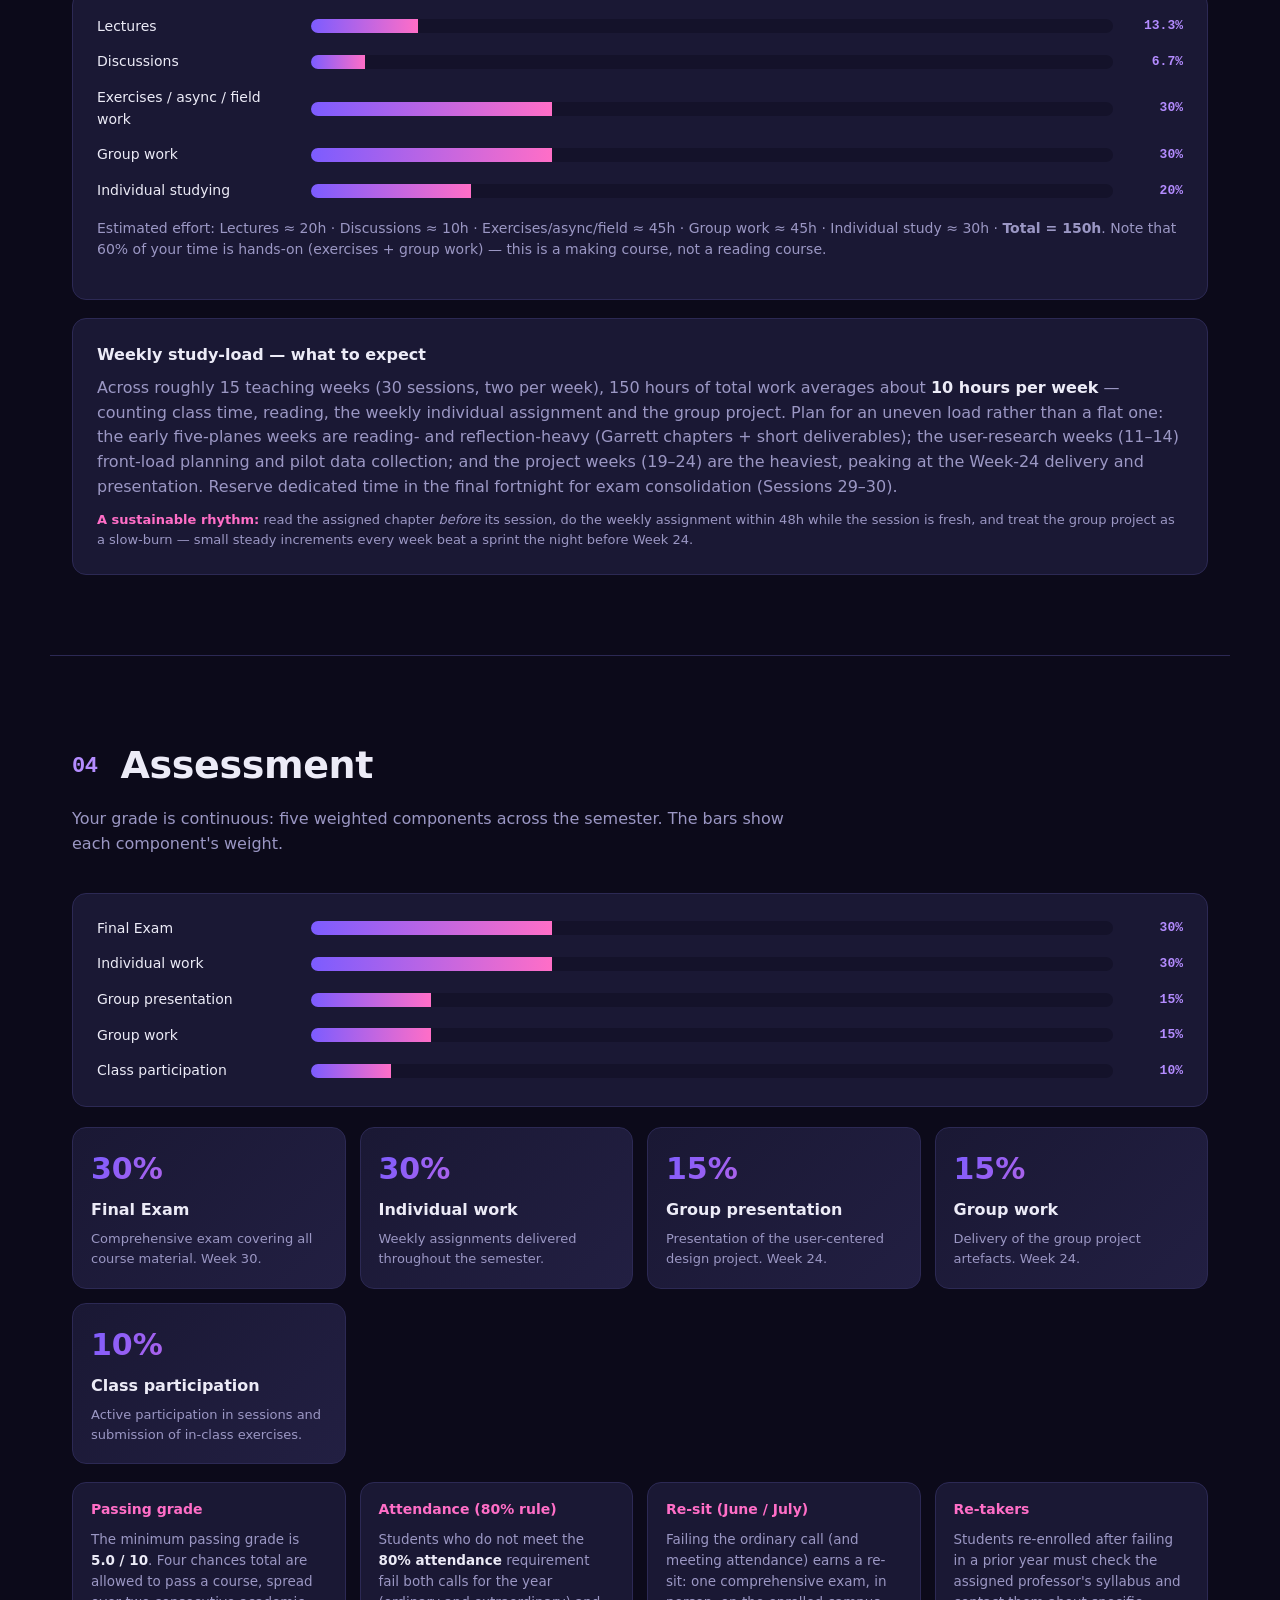
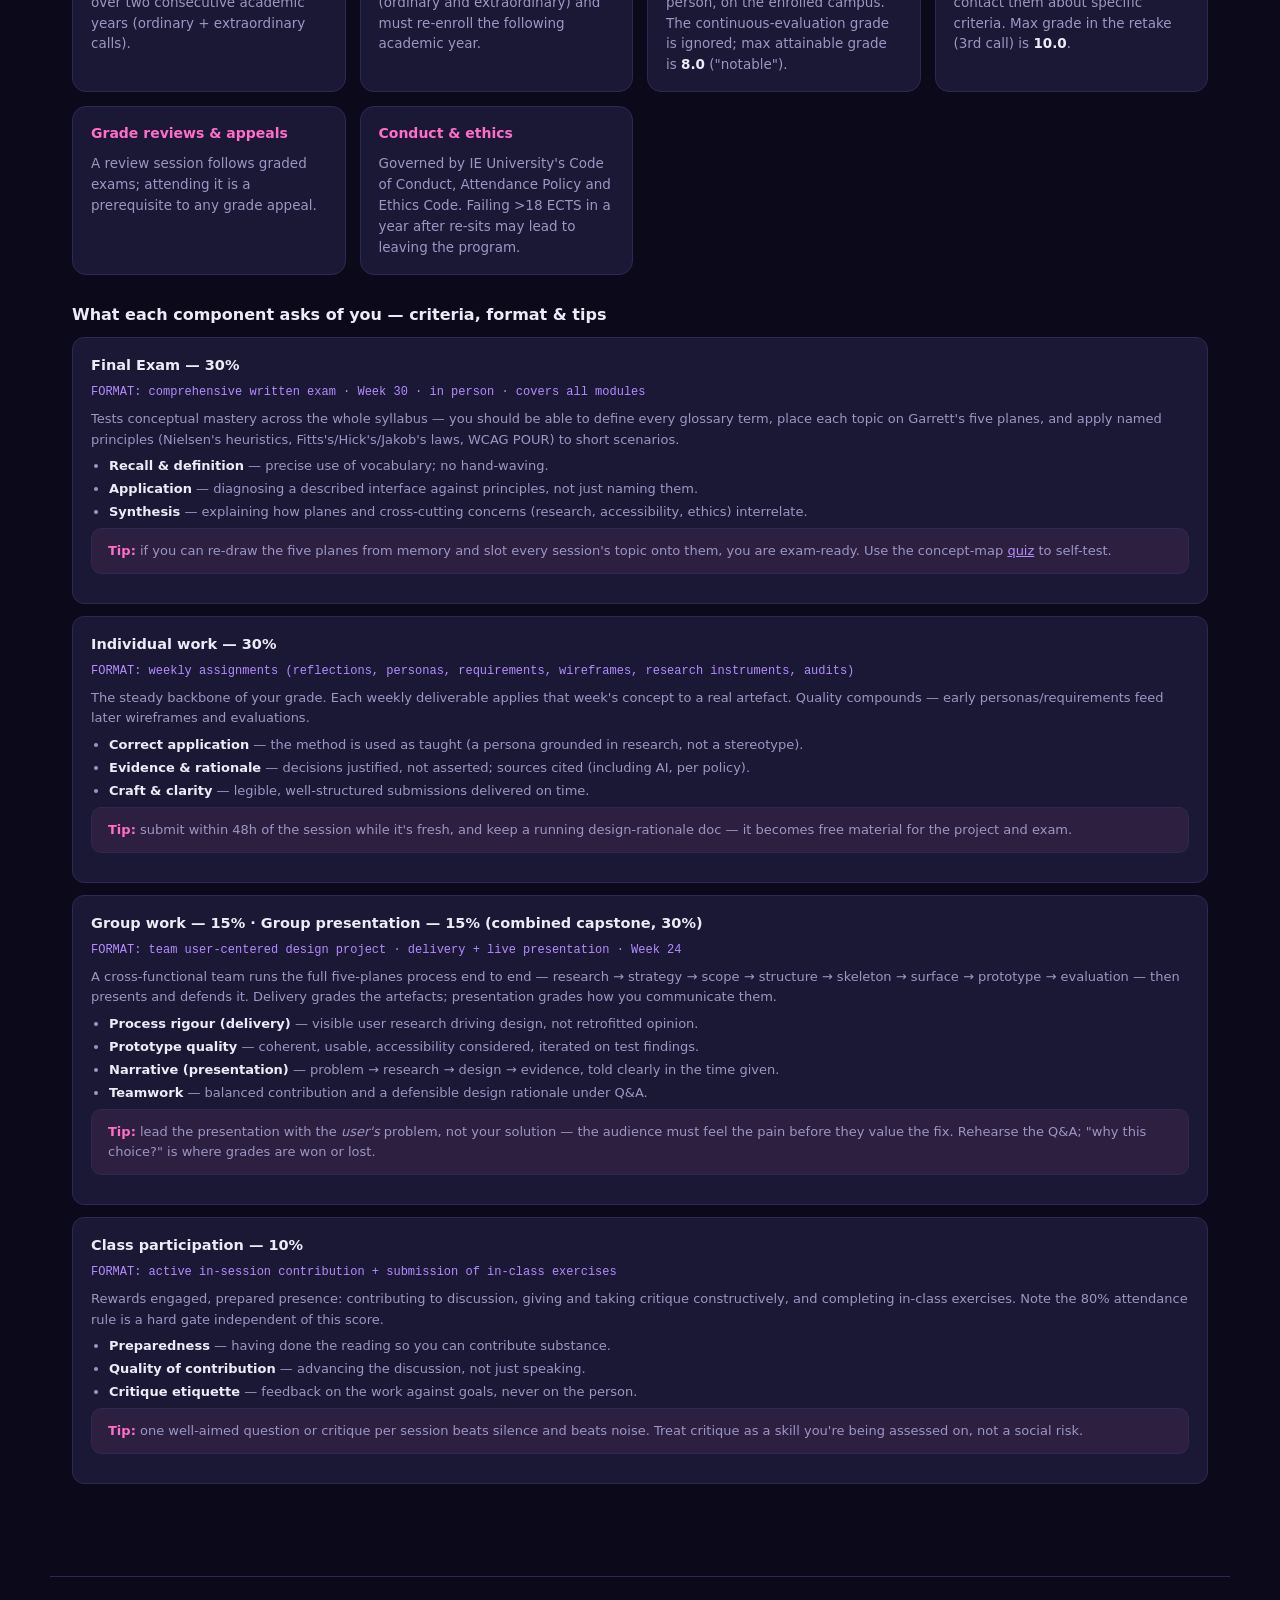
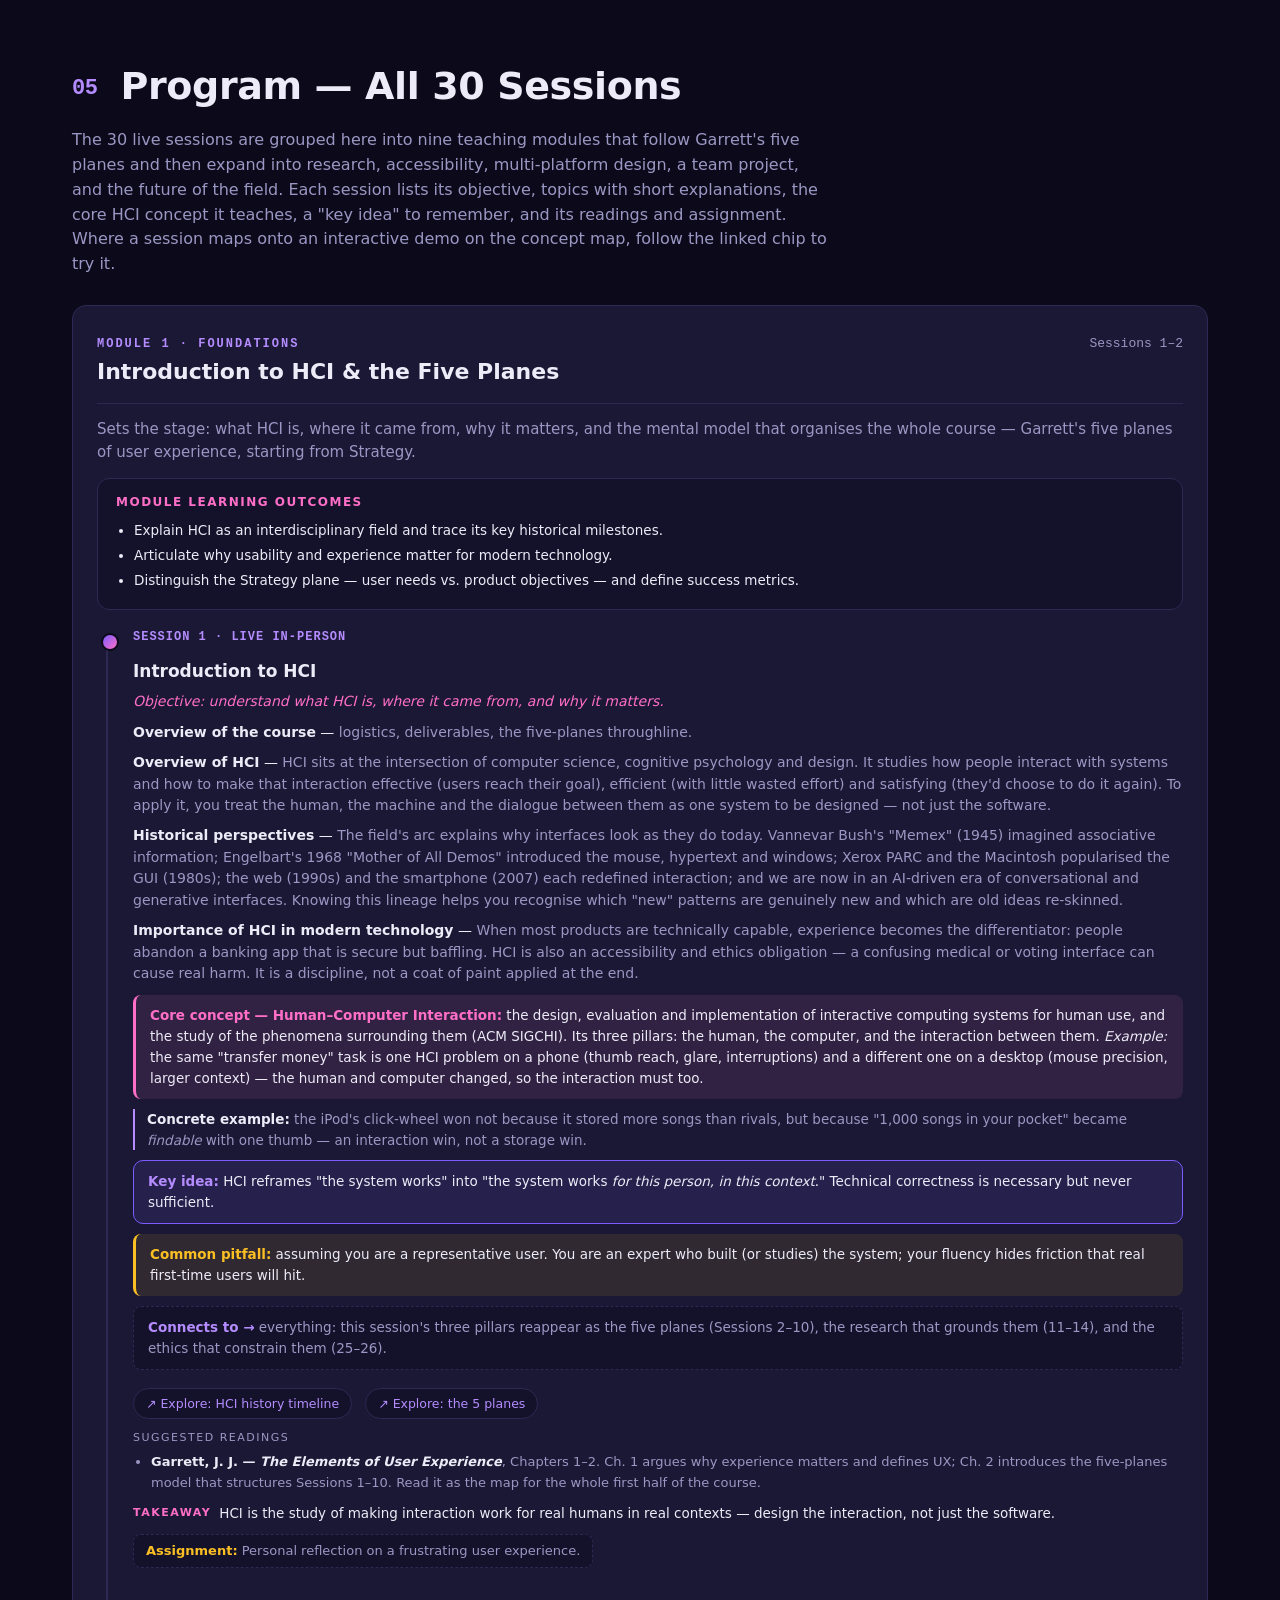
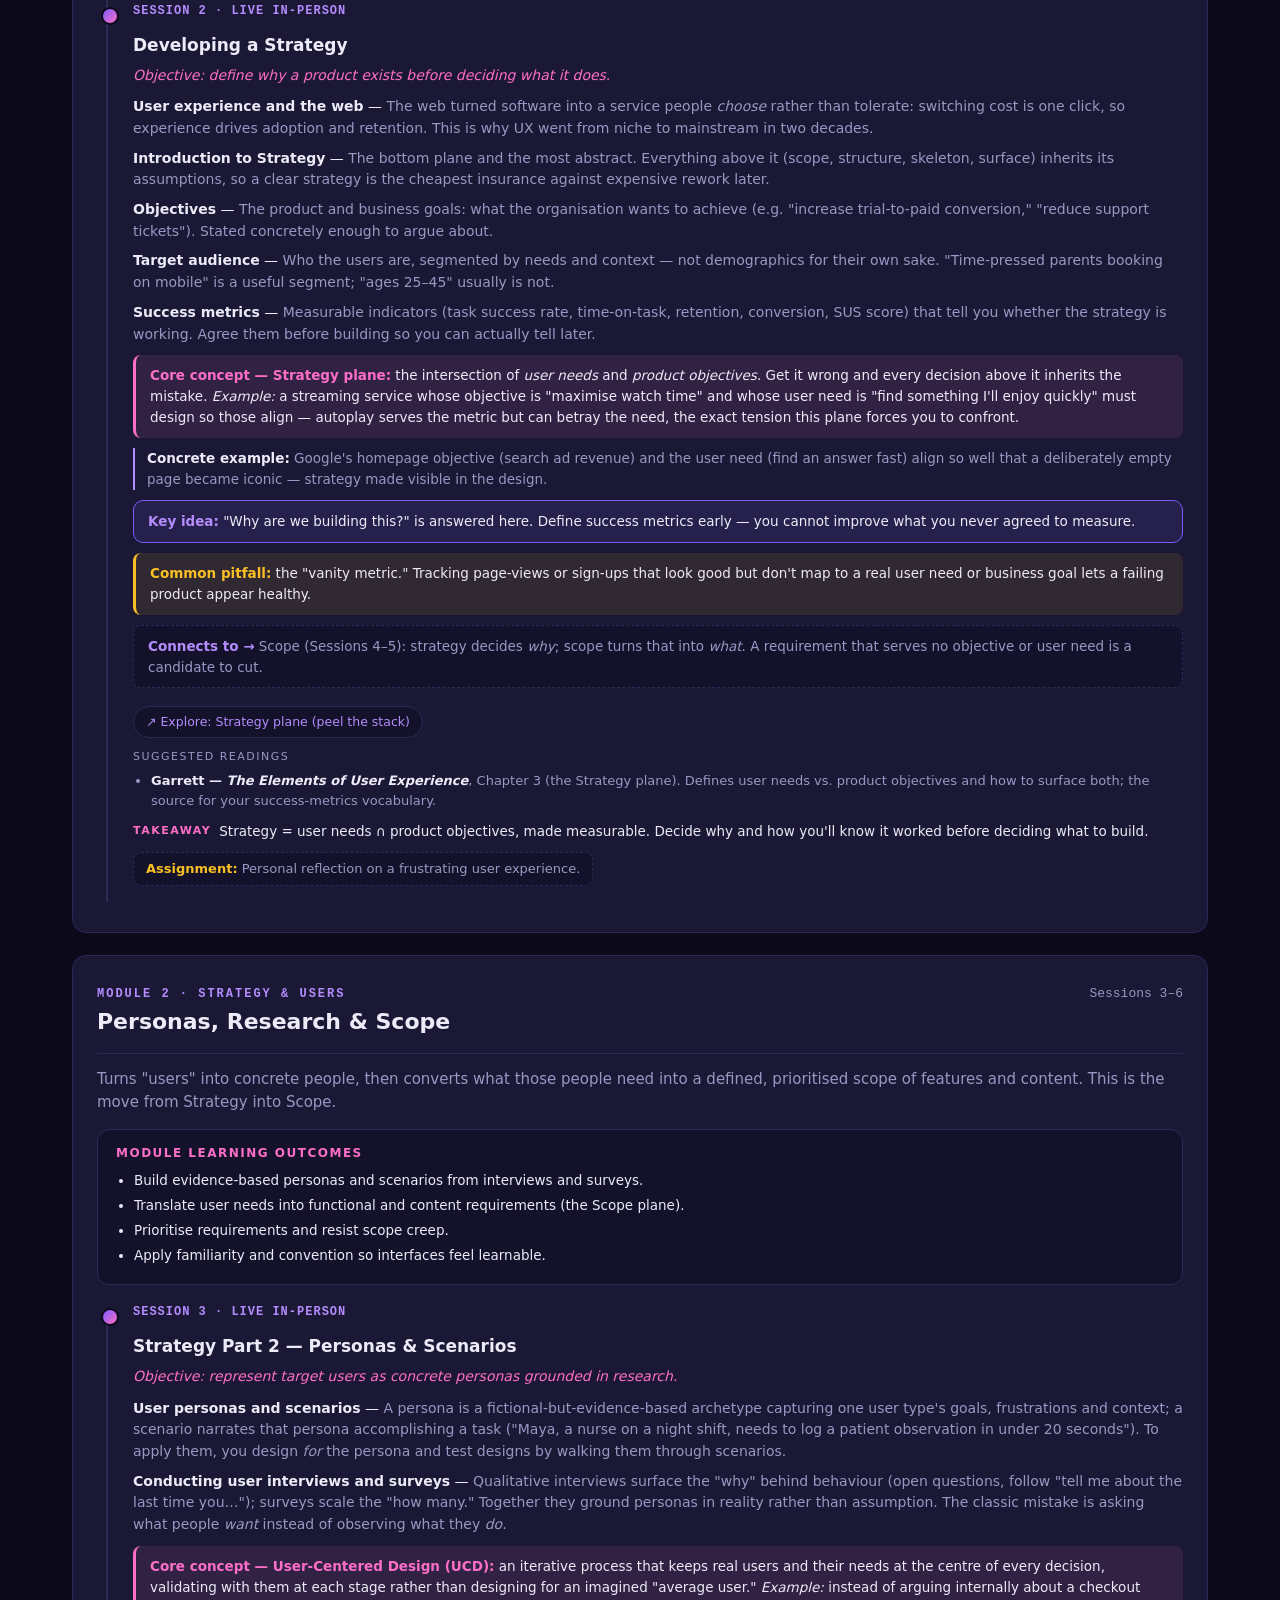
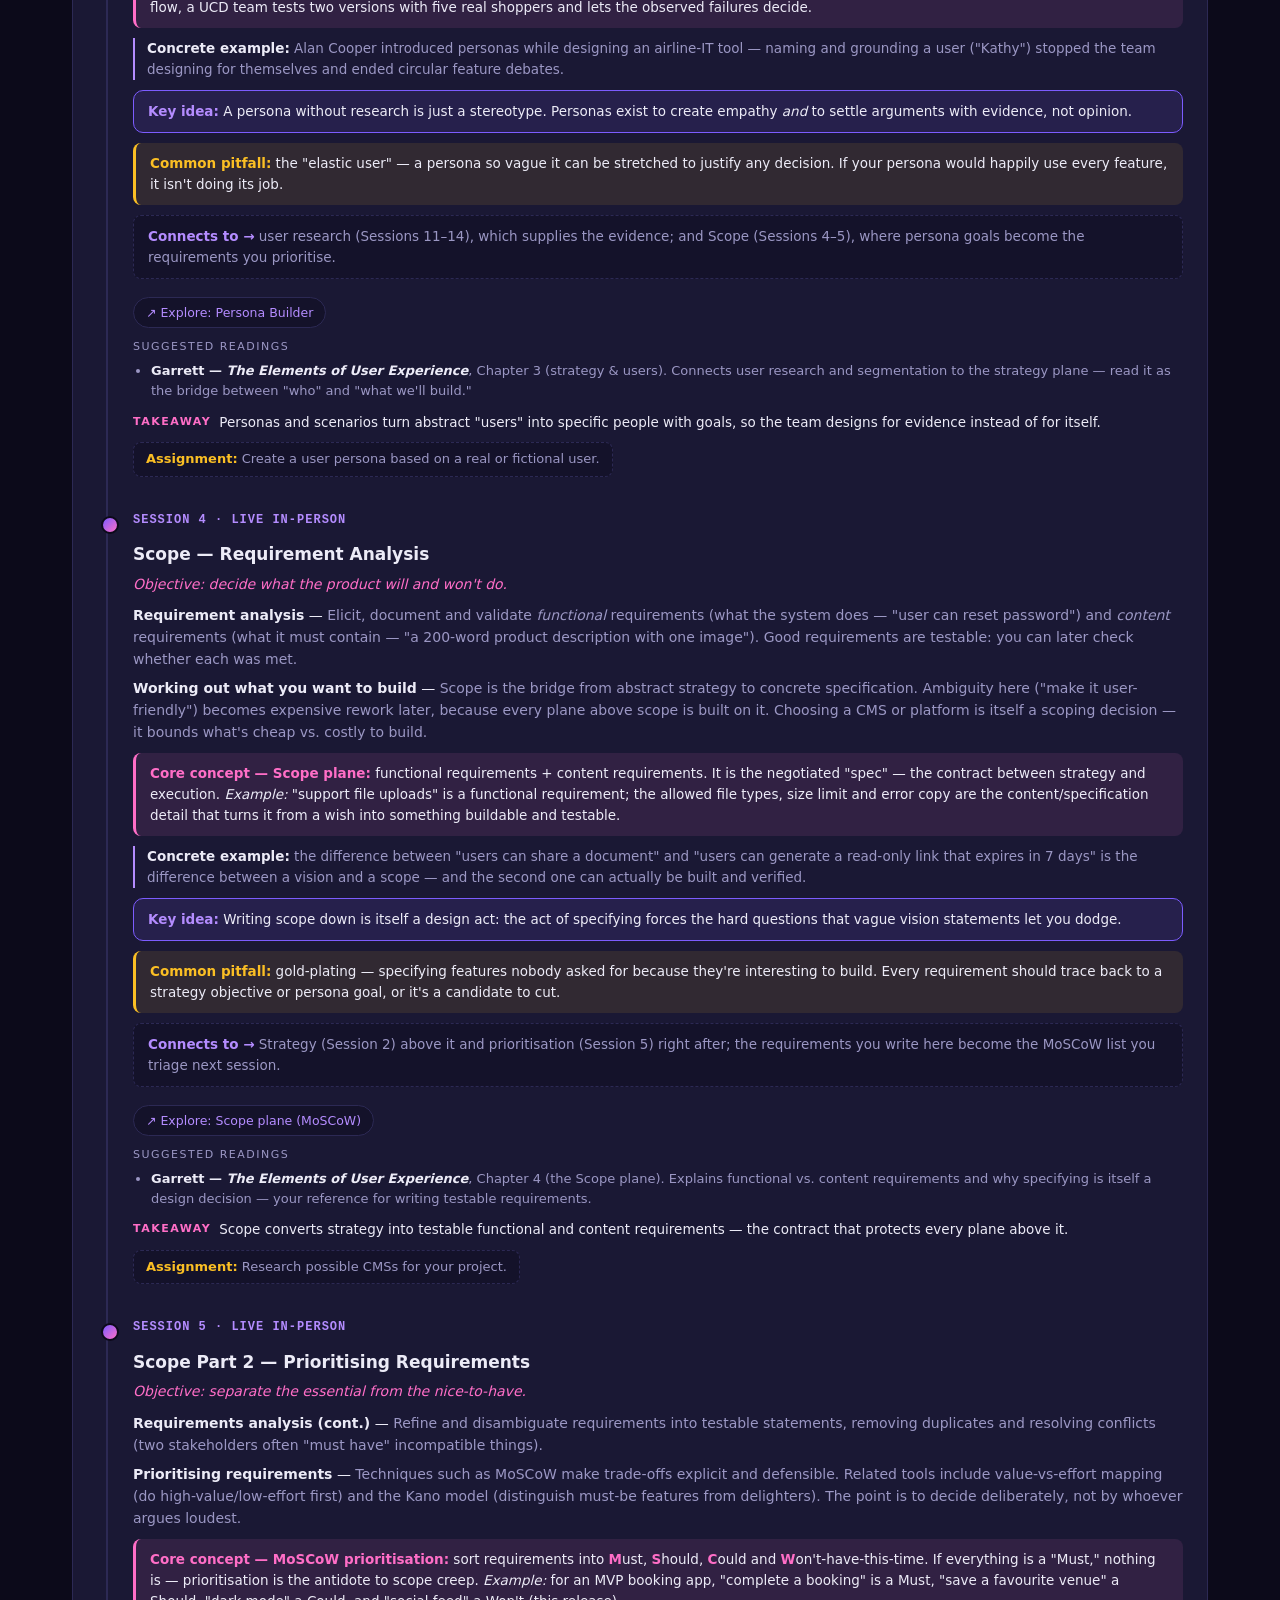
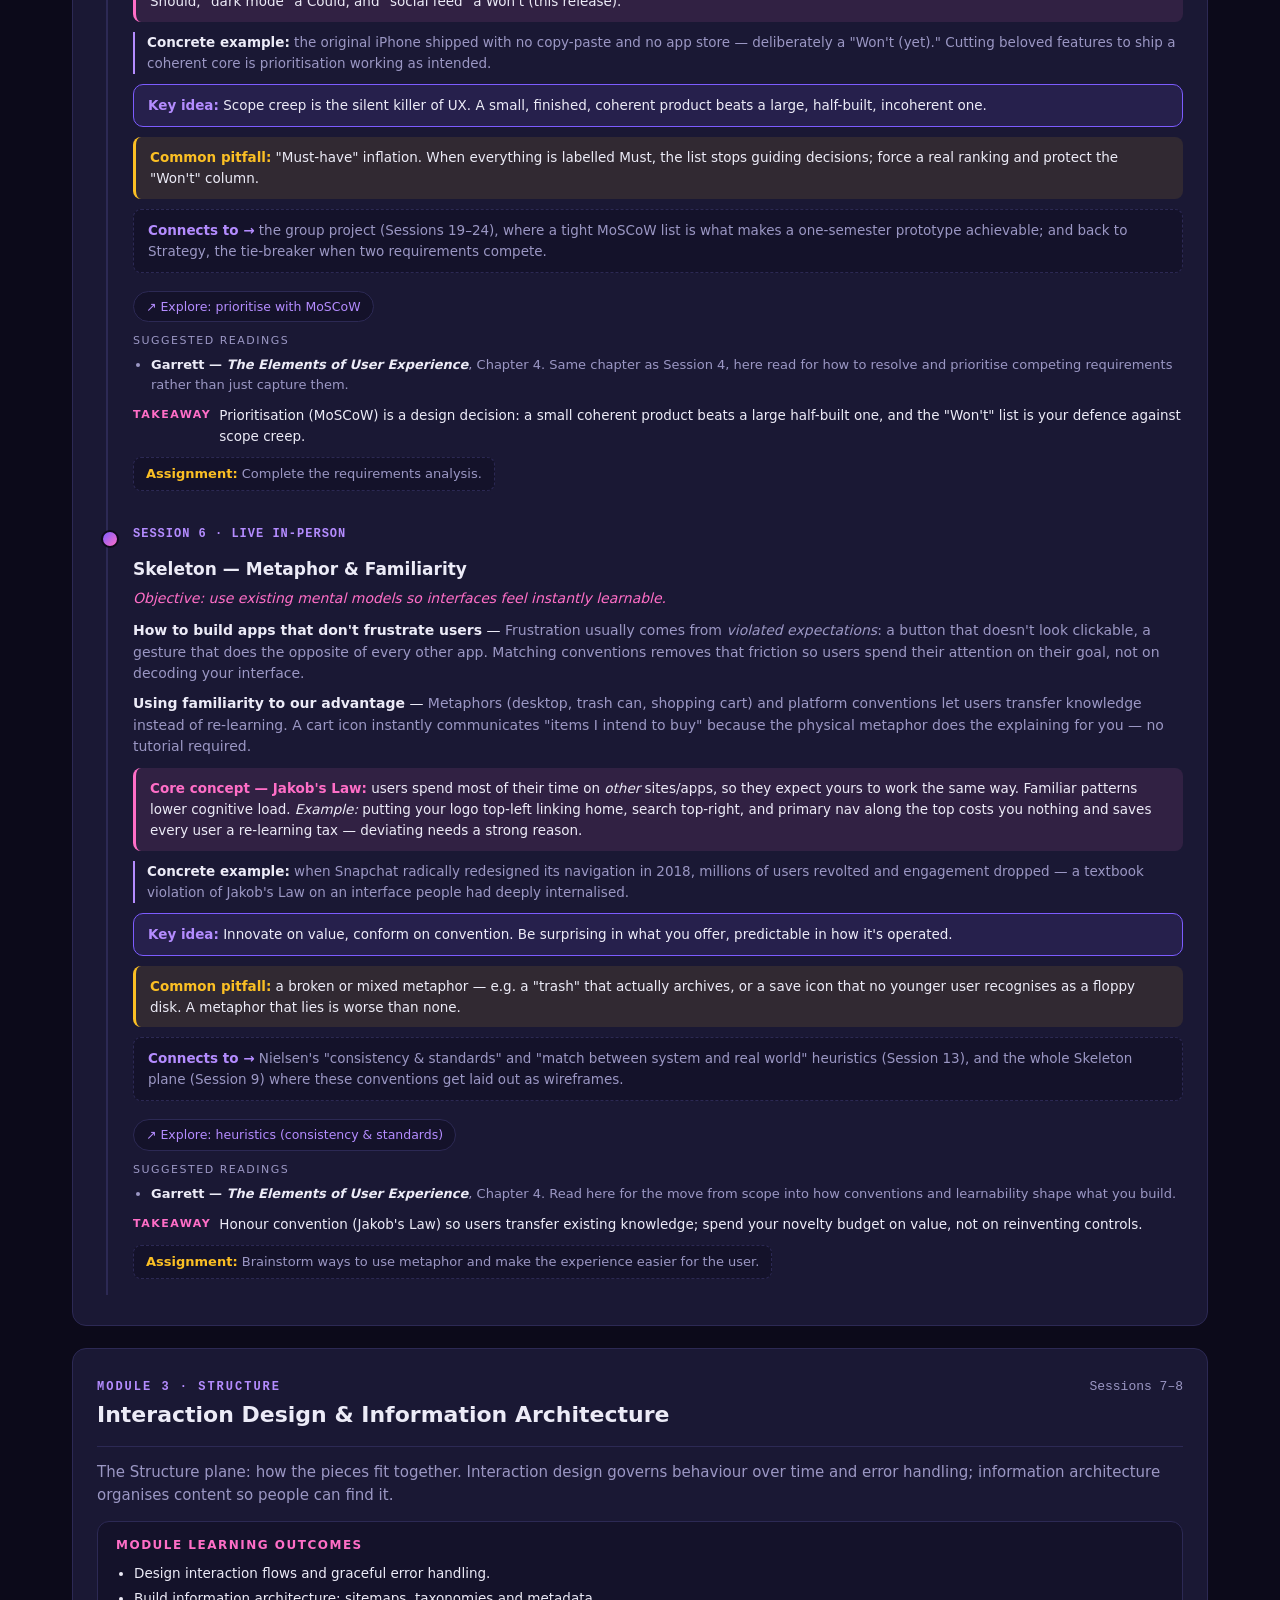
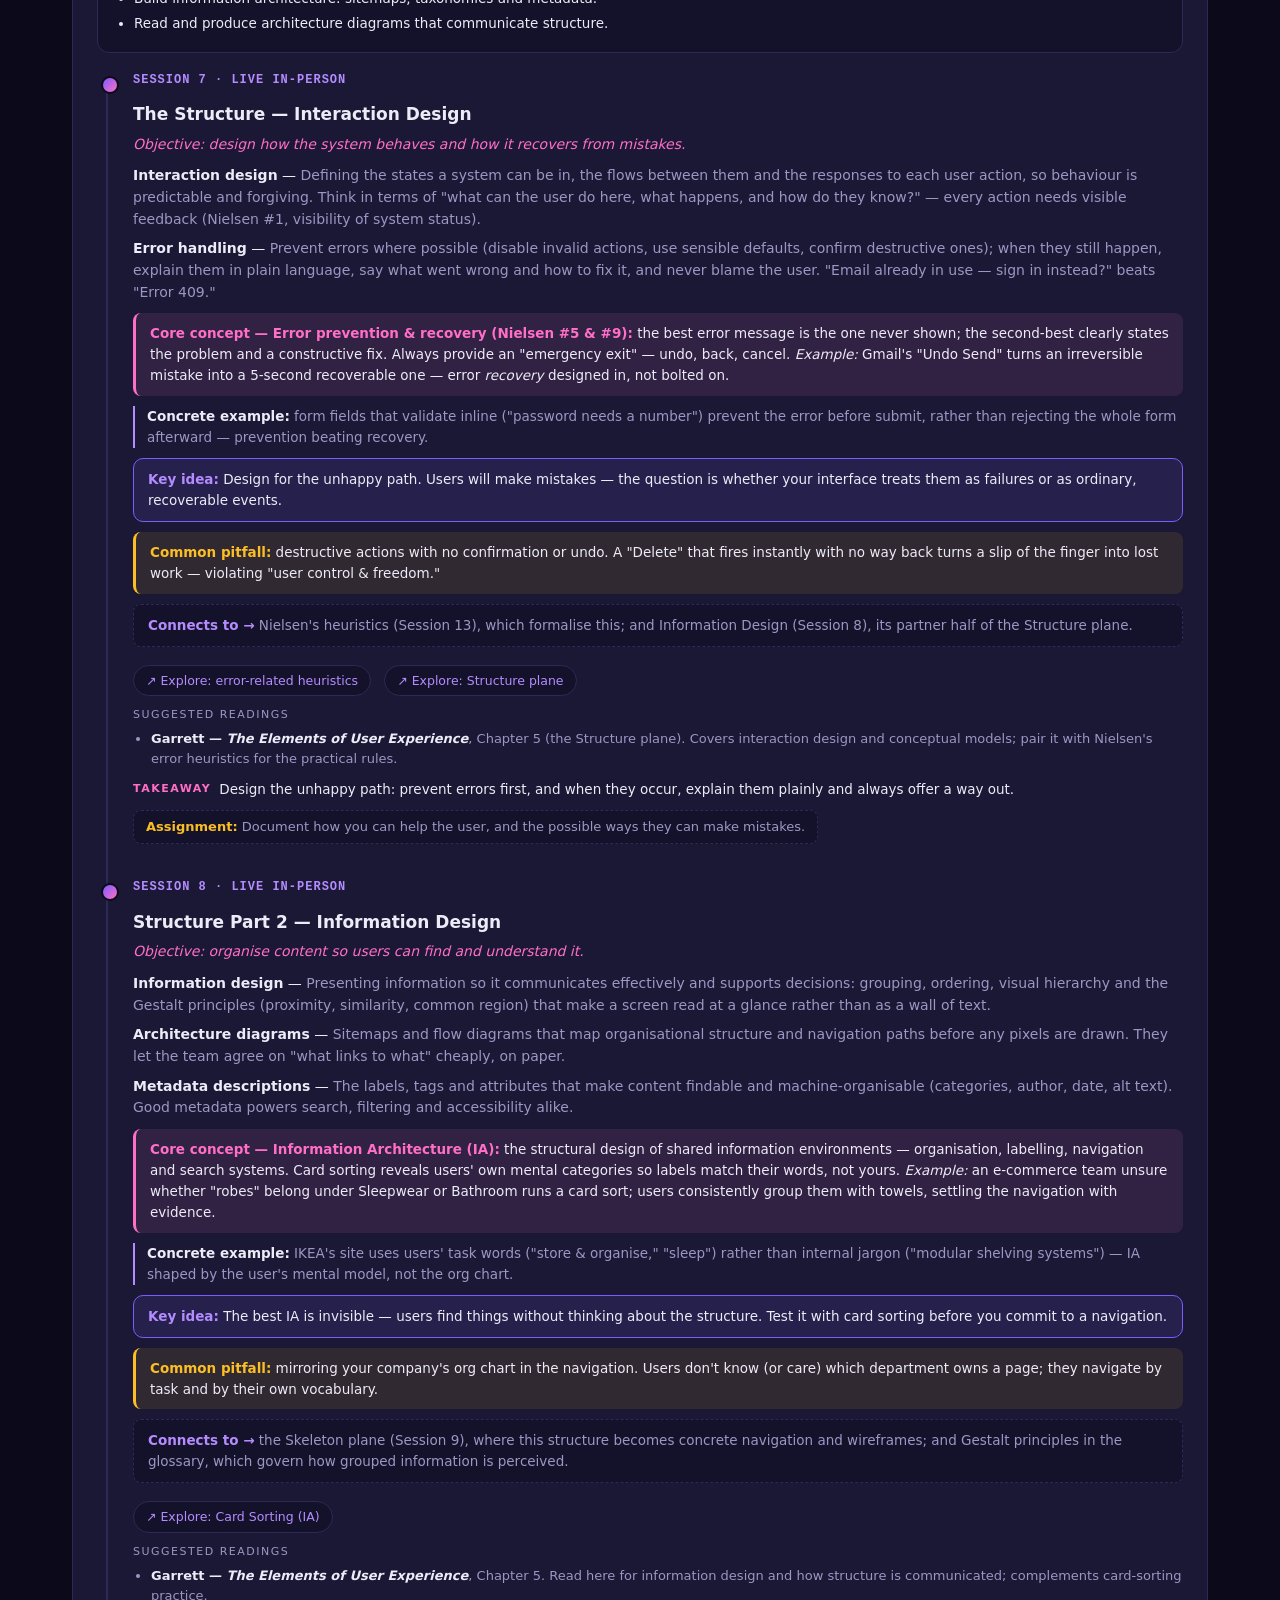
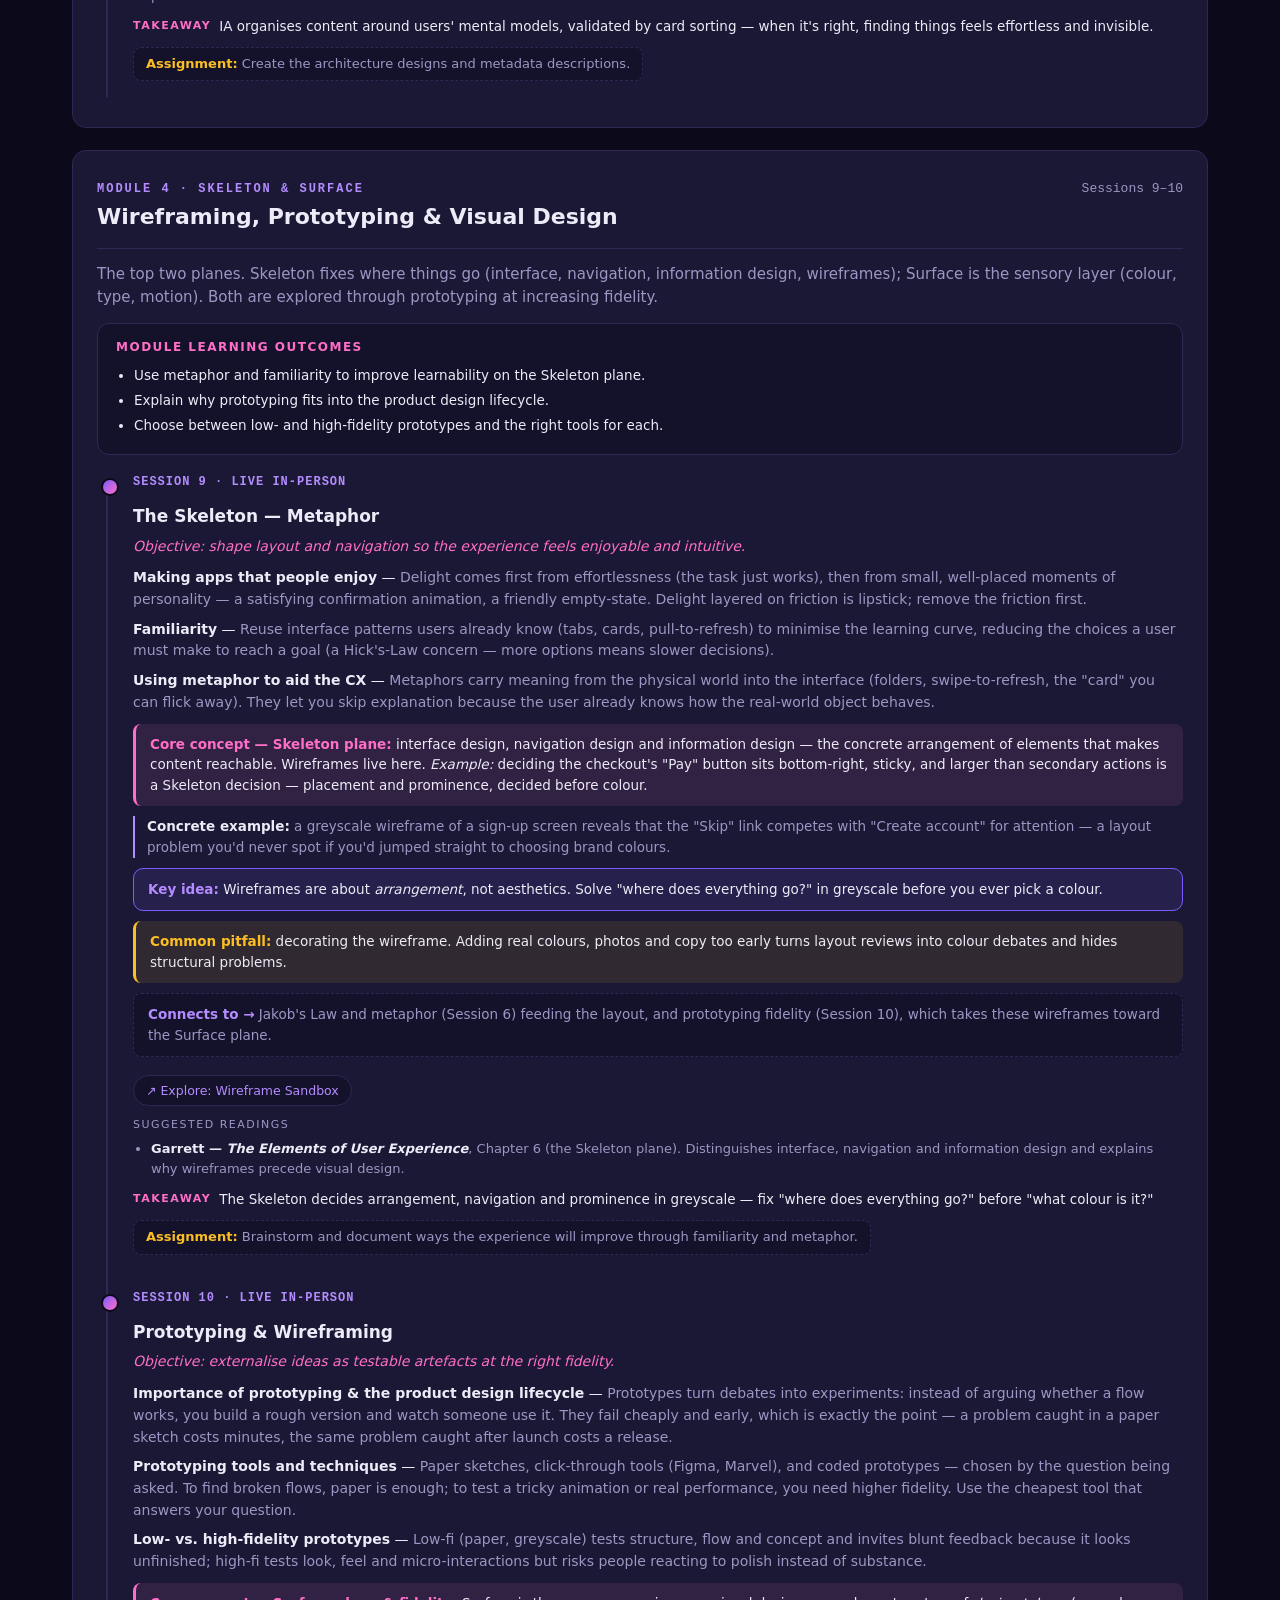
<file: course.html>
<!doctype html>
<html lang="en">
<head>
<meta charset="utf-8" />
<meta name="viewport" content="width=device-width,initial-scale=1" />
<title>Course Structure — UX · UI · Human–Computer Interaction</title>
<meta name="description" content="Full syllabus-driven course structure for UX/UI & Human–Computer Interaction (BCSAI, IE University): objectives, methodology, assessment, all 30 sessions by module, glossary and annotated bibliography." />
<link rel="stylesheet" href="styles.css" />
<link rel="icon" href="data:image/svg+xml,%3Csvg xmlns='http://www.w3.org/2000/svg' viewBox='0 0 64 64'%3E%3Crect width='64' height='64' rx='14' fill='%237c5cff'/%3E%3Ctext x='50%25' y='58%25' text-anchor='middle' font-size='34' font-family='system-ui' fill='white' font-weight='800'%3EUX%3C/text%3E%3C/svg%3E" />
<style>
/* ===== Course-structure page specific styles (layered on styles.css) ===== */
.course-hero { padding: 96px 22px 56px; }
.course-hero .hero-inner { max-width: 920px; }
.crumbs { display:flex; flex-wrap:wrap; gap:8px; justify-content:center; font-size:13px; color:var(--muted); margin-bottom:18px; }
.crumbs a { color:var(--primary-2); text-decoration:none; }
.crumbs a:hover { text-decoration:underline; }

/* meta grid */
.meta-grid { display:grid; grid-template-columns:repeat(auto-fit,minmax(180px,1fr)); gap:14px; margin-top:8px; }
.meta-card { background:var(--panel); border:1px solid var(--line); border-radius:var(--radius); padding:16px 18px; }
.meta-card .mk { font-size:11px; text-transform:uppercase; letter-spacing:1.5px; color:var(--muted); margin:0 0 6px; }
.meta-card .mv { font-size:16px; font-weight:700; margin:0; }

/* generic content card */
.cc { background:var(--panel); border:1px solid var(--line); border-radius:var(--radius); padding:24px; }
.cc + .cc { margin-top:18px; }
.lead { font-size:17px; color:var(--text); }

/* objectives list */
.obj-grid { display:grid; grid-template-columns:repeat(auto-fit,minmax(280px,1fr)); gap:14px; }
.obj { background:var(--panel); border:1px solid var(--line); border-left:4px solid var(--primary); border-radius:var(--radius); padding:16px 18px; display:flex; gap:12px; }
.obj .oi { font-family:ui-monospace,monospace; color:var(--primary-2); font-weight:700; font-size:14px; flex:0 0 auto; }
.obj p { margin:0; font-size:14.5px; }

/* percentage bars (methodology + assessment) */
.bars { display:grid; gap:14px; }
.barrow { display:grid; grid-template-columns:200px 1fr 56px; gap:14px; align-items:center; }
.barrow .bl { font-size:14px; color:var(--text); }
.barrow .bt { height:14px; background:var(--bg-2); border-radius:99px; overflow:hidden; }
.barrow .bt span { display:block; height:100%; background:linear-gradient(90deg,var(--primary),var(--accent)); }
.barrow .bv { font-family:ui-monospace,monospace; font-size:13px; color:var(--primary-2); text-align:right; font-weight:700; }

/* assessment component cards */
.assess-grid { display:grid; grid-template-columns:repeat(auto-fit,minmax(220px,1fr)); gap:14px; margin-top:20px; }
.assess { background:linear-gradient(135deg,var(--panel),var(--panel-2)); border:1px solid var(--line); border-radius:var(--radius); padding:18px; }
.assess .pct { font-size:30px; font-weight:800; background:linear-gradient(120deg,var(--primary),var(--accent)); -webkit-background-clip:text; background-clip:text; color:transparent; }
.assess h4 { margin:6px 0 6px; font-size:16px; }
.assess p { margin:0; color:var(--muted); font-size:13px; }

.rules { display:grid; grid-template-columns:repeat(auto-fit,minmax(260px,1fr)); gap:14px; margin-top:18px; }
.rule { background:var(--panel); border:1px solid var(--line); border-radius:var(--radius); padding:16px 18px; }
.rule h4 { margin:0 0 8px; font-size:14px; color:var(--accent); }
.rule p { margin:0; color:var(--muted); font-size:13.5px; }

/* module */
.module { background:var(--panel); border:1px solid var(--line); border-radius:var(--radius); padding:24px; margin-top:22px; }
.module-head { display:flex; flex-wrap:wrap; gap:10px 16px; align-items:baseline; border-bottom:1px solid var(--line); padding-bottom:14px; margin-bottom:6px; }
.module-tag { font-family:ui-monospace,monospace; font-size:12px; letter-spacing:2px; text-transform:uppercase; color:var(--primary-2); font-weight:700; }
.module-head h3 { margin:0; font-size:22px; flex:1 1 260px; }
.module-sessions { color:var(--muted); font-size:13px; font-family:ui-monospace,monospace; }
.module-overview { color:var(--muted); font-size:15px; margin:14px 0 6px; }
.outcomes { background:var(--bg-2); border:1px solid var(--line); border-radius:12px; padding:14px 18px; margin:14px 0 6px; }
.outcomes h5 { margin:0 0 8px; font-size:12px; text-transform:uppercase; letter-spacing:1.5px; color:var(--accent); }
.outcomes ul { margin:0; padding-left:18px; }
.outcomes li { font-size:13.5px; color:var(--text); margin:4px 0; }

/* session timeline */
.sessions { position:relative; margin-top:18px; padding-left:30px; }
.sessions::before { content:""; position:absolute; left:9px; top:6px; bottom:6px; width:2px; background:var(--line); }
.sess { position:relative; padding:0 0 22px 6px; }
.sess::before { content:""; position:absolute; left:-26px; top:5px; width:14px; height:14px; border-radius:50%; background:linear-gradient(135deg,var(--primary),var(--accent)); border:2px solid var(--bg); }
.sess-num { font-family:ui-monospace,monospace; font-size:12px; color:var(--primary-2); font-weight:700; letter-spacing:1px; }
.sess h4 { margin:2px 0 6px; font-size:17px; }
.sess .obj-line { color:var(--accent); font-style:italic; font-size:14px; margin:0 0 10px; }
.topic { margin:0 0 8px; font-size:14px; }
.topic b { color:var(--text); }
.topic span { color:var(--muted); }
.keyidea { background:color-mix(in srgb, var(--primary) 12%, var(--panel)); border:1px solid var(--primary); border-radius:10px; padding:10px 14px; margin:10px 0; font-size:13.5px; }
.keyidea b { color:var(--primary-2); }
.concept { background:color-mix(in srgb, var(--accent) 10%, var(--panel)); border-left:3px solid var(--accent); border-radius:8px; padding:10px 14px; margin:10px 0; font-size:13.5px; }
.concept b { color:var(--accent); }
.readings { margin:10px 0 0; }
.readings .rh { font-size:11px; text-transform:uppercase; letter-spacing:1.5px; color:var(--muted); margin:0 0 6px; }
.readings ul { margin:0; padding-left:18px; }
.readings li { font-size:13px; color:var(--muted); margin:4px 0; }
.readings li b { color:var(--text); font-weight:600; }
.assign { display:inline-block; margin-top:10px; background:var(--bg-2); border:1px dashed var(--line); border-radius:8px; padding:6px 12px; font-size:13px; color:var(--muted); }
.assign b { color:var(--warn); }
.xlink { display:inline-block; margin:8px 8px 0 0; font-size:12.5px; background:var(--bg-2); border:1px solid var(--line); border-radius:99px; padding:5px 12px; color:var(--primary-2); text-decoration:none; }
.xlink:hover { border-color:var(--primary); }

/* glossary */
.glossary { display:grid; grid-template-columns:repeat(auto-fit,minmax(280px,1fr)); gap:14px; }
.term { background:var(--panel); border:1px solid var(--line); border-radius:12px; padding:16px 18px; }
.term dt { font-weight:700; font-size:15px; margin-bottom:4px; }
.term dd { margin:0; color:var(--muted); font-size:13.5px; }

/* bibliography */
.biblio { display:grid; gap:14px; }
.bib { background:var(--panel); border:1px solid var(--line); border-radius:12px; padding:16px 18px; }
.bib .bt { font-weight:700; font-size:15px; margin:0 0 4px; }
.bib .ba { color:var(--primary-2); font-size:13px; margin:0 0 8px; }
.bib .bd { color:var(--muted); font-size:13.5px; margin:0; }

.section-intro { color:var(--muted); max-width:760px; margin:0 0 28px; font-size:16px; }

/* pitfall / connects-to / takeaway callouts (layered onto existing tokens) */
.pitfall { background:color-mix(in srgb, var(--warn) 10%, var(--panel)); border-left:3px solid var(--warn); border-radius:8px; padding:10px 14px; margin:10px 0; font-size:13.5px; }
.pitfall b { color:var(--warn); }
.connects { background:var(--bg-2); border:1px dashed var(--line); border-radius:8px; padding:10px 14px; margin:10px 0; font-size:13.5px; color:var(--muted); }
.connects b { color:var(--primary-2); }
.takeaway { display:flex; gap:8px; align-items:flex-start; margin:10px 0 0; font-size:13.5px; color:var(--text); }
.takeaway .tk { font-size:11px; text-transform:uppercase; letter-spacing:1.5px; color:var(--accent); font-weight:700; flex:0 0 auto; padding-top:1px; }
.example { font-size:13.5px; color:var(--muted); margin:8px 0; padding-left:12px; border-left:2px solid var(--primary-2); }
.example b { color:var(--text); }

/* rubric tables inside assessment cards */
.rubric { margin-top:22px; }
.rubric h4 { margin:0 0 10px; font-size:16px; }
.rubric .rcard { background:var(--panel); border:1px solid var(--line); border-radius:12px; padding:16px 18px; margin-bottom:12px; }
.rubric .rcard h5 { margin:0 0 6px; font-size:14.5px; }
.rubric .rcard .meta { font-size:12px; color:var(--primary-2); font-family:ui-monospace,monospace; margin:0 0 8px; }
.rubric .rcard ul { margin:6px 0 0; padding-left:18px; }
.rubric .rcard li { font-size:13px; color:var(--muted); margin:3px 0; }
.rubric .rcard li b { color:var(--text); font-weight:600; }
.tipbox { background:color-mix(in srgb, var(--accent) 8%, var(--panel)); border:1px solid var(--line); border-radius:10px; padding:12px 16px; margin-top:6px; font-size:13px; color:var(--muted); }
.tipbox b { color:var(--accent); }

@media (max-width:680px){ .barrow{ grid-template-columns:130px 1fr 44px; } }
</style>
</head>
<body data-theme="dark">

<!-- ============================== NAV ============================== -->
<header class="nav">
  <a href="index.html#top" class="brand">
    <span class="brand-dot"></span><span>UX·UI·HCI</span>
  </a>
  <nav class="nav-links">
    <a href="index.html#top">← Concept map</a>
    <a href="./project.html">Example project</a>
    <a href="#overview">Overview</a>
    <a href="#objectives">Objectives</a>
    <a href="#methodology">Methodology</a>
    <a href="#assessment">Assessment</a>
    <a href="#program">Program</a>
    <a href="#glossary">Key concepts</a>
    <a href="#biblio">Bibliography</a>
    <a href="SYLLABUS.pdf">PDF syllabus ↗</a>
  </nav>
  <button id="themeToggle" class="theme-btn" aria-label="Toggle theme">◐</button>
</header>

<!-- ============================== HERO ============================== -->
<section id="top" class="hero course-hero">
  <div class="hero-inner">
    <div class="crumbs">
      <a href="index.html#top">Interactive concept map</a><span>·</span><span>Course structure</span>
    </div>
    <p class="kicker">Syllabus-driven course structure · 25–26 · BCSAI · IE University</p>
    <h1>The <span class="grad">full course</span>, mapped session by session.</h1>
    <p class="lede">Everything from the official syllabus — objectives, teaching methodology, assessment, and all 30 sessions organised into modules — turned into a navigable study map. Each session links back to the part of the <a href="index.html#top">interactive concept map</a> where you can actually <em>touch</em> the idea.</p>
    <div class="hero-cta">
      <a href="#program" class="btn btn-primary">Jump to the 30-session program →</a>
      <a href="SYLLABUS.pdf" class="btn btn-ghost">Original PDF syllabus</a>
    </div>
    <div class="hero-meta">
      <span>30 sessions</span><span>·</span><span>9 modules</span><span>·</span><span>6 ECTS credits</span><span>·</span><span>150 study hours</span>
    </div>
  </div>
  <div class="hero-orbs" aria-hidden="true">
    <div class="orb o1"></div><div class="orb o2"></div><div class="orb o3"></div>
  </div>
</section>

<!-- ============================== OVERVIEW ============================== -->
<section id="overview" class="section">
  <h2><span class="num">01</span> Course Overview</h2>
  <p class="subtitle">What this course is, who teaches it, and how it fits the BCSAI degree.</p>

  <div class="cc">
    <p class="lead">This course introduces students to the fundamentals of <strong>Human–Computer Interaction (HCI)</strong>, focusing on understanding user needs, designing user-friendly interfaces, and conducting user research. Students gain practical experience through hands-on assignments, a semester-long group project, and a final exam.</p>
    <p style="color:var(--muted)">The spine of the course is Jesse James Garrett's <em>The Elements of User Experience</em> — the five-planes model (Strategy → Scope → Structure → Skeleton → Surface) that walks a product from abstract purpose to concrete pixels. Around that spine the course layers user research methods, usability evaluation, accessibility, mobile and multi-platform design, a team project, and emerging-technology ethics.</p>
  </div>

  <div class="meta-grid" style="margin-top:18px">
    <div class="meta-card"><p class="mk">Course code</p><p class="mv">UXUI-CSAI.4.M.A</p></div>
    <div class="meta-card"><p class="mk">Degree</p><p class="mv">BCSAI — Computer Science &amp; AI</p></div>
    <div class="meta-card"><p class="mk">Year · Semester</p><p class="mv">4th · 2nd</p></div>
    <div class="meta-card"><p class="mk">Credits</p><p class="mv">6.0 ECTS</p></div>
    <div class="meta-card"><p class="mk">Sessions</p><p class="mv">30 (live, in-person)</p></div>
    <div class="meta-card"><p class="mk">Category</p><p class="mv">Compulsory</p></div>
    <div class="meta-card"><p class="mk">Language</p><p class="mv">English</p></div>
    <div class="meta-card"><p class="mk">Area</p><p class="mv">Computer Science</p></div>
    <div class="meta-card"><p class="mk">Academic year</p><p class="mv">2025–26</p></div>
    <div class="meta-card"><p class="mk">Professor</p><p class="mv">Dr. Robert David Polding</p></div>
    <div class="meta-card"><p class="mk">Contact</p><p class="mv"><a href="mailto:rpolding@faculty.ie.edu">rpolding@faculty.ie.edu</a></p></div>
    <div class="meta-card"><p class="mk">Office hours</p><p class="mv">On request · Tower 04.17</p></div>
  </div>

  <div class="cc" style="margin-top:18px">
    <h4 style="margin:0 0 8px">About the professor</h4>
    <p style="color:var(--muted);margin:0">Dr. Polding holds a Ph.D. and MSc in Information Systems from the University of Sheffield, with a focus on user-experience design, development methodologies and online-marketing strategy. His research centres on customer centricity and user-centered software design. He is founder/CTO of Linotek (digital museum tour guides) and has worked with British Telecom, Indra, Greenpeace and others. He currently serves as an assistant vice dean and lecturer.</p>
    <p style="color:var(--muted);margin:10px 0 0;font-size:13px"><b style="color:var(--accent)">AI policy:</b> AI is permitted but must be acknowledged when used (with quotation and citation) as with any other source. Submitted reports should be your own work and should not be AI-generated.</p>
  </div>

  <div class="cc" style="margin-top:18px">
    <h4 style="margin:0 0 8px">Prerequisites &amp; how this course connects</h4>
    <p style="color:var(--muted);margin:0 0 10px">As a fourth-year, second-semester BCSAI course, this builds on the programming, web and data foundations you already have. No prior design training is assumed — but the skills you bring matter. <b style="color:var(--text)">Front-end/web development</b> lets you turn prototypes into working interfaces; <b style="color:var(--text)">data science &amp; statistics</b> sharpen the quantitative-research and metrics work in Module 5; <b style="color:var(--text)">software engineering &amp; project management</b> underpin the team capstone (Module 8); and your <b style="color:var(--text)">AI/ML</b> background feeds directly into the human-centered-AI and GenAI ethics discussions in Module 9. HCI is the layer that asks not just "can we build it?" but "does it actually work for a human?" — the discipline that connects everything else in the degree to real people.</p>
    <p style="color:var(--muted);margin:0;font-size:13px"><b style="color:var(--accent)">What comes next:</b> the user-research, prototyping, accessibility and human-centered-AI skills here transfer to product design, UX research, front-end engineering, design-systems work, and responsible-AI roles — and to any project where you ship software other people have to use.</p>
  </div>
</section>

<!-- ============================== OBJECTIVES ============================== -->
<section id="objectives" class="section">
  <h2><span class="num">02</span> Learning Objectives</h2>
  <p class="subtitle">By the end of the course you should be able to do each of the following.</p>

  <div class="obj-grid">
    <div class="obj"><span class="oi">01</span><p>Understand the foundations of HCI, including its history and interdisciplinary nature.</p></div>
    <div class="obj"><span class="oi">02</span><p>Identify and explain user-centered design principles and how to implement them.</p></div>
    <div class="obj"><span class="oi">03</span><p>Create user personas and scenarios to inform interface design.</p></div>
    <div class="obj"><span class="oi">04</span><p>Design and run usability evaluations using various methods.</p></div>
    <div class="obj"><span class="oi">05</span><p>Design and prototype user-friendly interfaces.</p></div>
    <div class="obj"><span class="oi">06</span><p>Understand the importance of accessibility and inclusive design in HCI.</p></div>
    <div class="obj"><span class="oi">07</span><p>Explore emerging trends in HCI and understand ethical considerations.</p></div>
    <div class="obj"><span class="oi">08</span><p>Analyze real-world HCI case studies, and how to work in cross-functional teams.</p></div>
    <div class="obj"><span class="oi">09</span><p>Collaborate in user-centered design projects and effectively communicate results.</p></div>
    <div class="obj"><span class="oi">10</span><p>Reflect on personal and professional growth as an HCI practitioner and explore career paths in HCI-related fields.</p></div>
  </div>
</section>

<!-- ============================== METHODOLOGY ============================== -->
<section id="methodology" class="section">
  <h2><span class="num">03</span> Teaching Methodology</h2>
  <p class="subtitle">IE University's method is collaborative, active and applied — you build knowledge by participating, not by watching. The 6 ECTS map to roughly <strong>150 hours</strong> of total student work, distributed as below.</p>

  <div class="cc">
    <div class="bars">
      <div class="barrow"><span class="bl">Lectures</span><div class="bt"><span style="width:13.3%"></span></div><span class="bv">13.3%</span></div>
      <div class="barrow"><span class="bl">Discussions</span><div class="bt"><span style="width:6.7%"></span></div><span class="bv">6.7%</span></div>
      <div class="barrow"><span class="bl">Exercises / async / field work</span><div class="bt"><span style="width:30%"></span></div><span class="bv">30%</span></div>
      <div class="barrow"><span class="bl">Group work</span><div class="bt"><span style="width:30%"></span></div><span class="bv">30%</span></div>
      <div class="barrow"><span class="bl">Individual studying</span><div class="bt"><span style="width:20%"></span></div><span class="bv">20%</span></div>
    </div>
    <p class="hint" style="margin-top:16px">Estimated effort: Lectures ≈ 20h · Discussions ≈ 10h · Exercises/async/field ≈ 45h · Group work ≈ 45h · Individual study ≈ 30h · <b>Total = 150h</b>. Note that 60% of your time is hands-on (exercises + group work) — this is a making course, not a reading course.</p>
  </div>

  <div class="cc" style="margin-top:18px">
    <h4 style="margin:0 0 8px">Weekly study-load — what to expect</h4>
    <p style="color:var(--muted);margin:0 0 10px">Across roughly 15 teaching weeks (30 sessions, two per week), 150 hours of total work averages about <b style="color:var(--text)">10 hours per week</b> — counting class time, reading, the weekly individual assignment and the group project. Plan for an uneven load rather than a flat one: the early five-planes weeks are reading- and reflection-heavy (Garrett chapters + short deliverables); the user-research weeks (11–14) front-load planning and pilot data collection; and the project weeks (19–24) are the heaviest, peaking at the Week-24 delivery and presentation. Reserve dedicated time in the final fortnight for exam consolidation (Sessions 29–30).</p>
    <p style="color:var(--muted);margin:0;font-size:13px"><b style="color:var(--accent)">A sustainable rhythm:</b> read the assigned chapter <em>before</em> its session, do the weekly assignment within 48h while the session is fresh, and treat the group project as a slow-burn — small steady increments every week beat a sprint the night before Week 24.</p>
  </div>
</section>

<!-- ============================== ASSESSMENT ============================== -->
<section id="assessment" class="section">
  <h2><span class="num">04</span> Assessment</h2>
  <p class="subtitle">Your grade is continuous: five weighted components across the semester. The bars show each component's weight.</p>

  <div class="cc">
    <div class="bars">
      <div class="barrow"><span class="bl">Final Exam</span><div class="bt"><span style="width:30%"></span></div><span class="bv">30%</span></div>
      <div class="barrow"><span class="bl">Individual work</span><div class="bt"><span style="width:30%"></span></div><span class="bv">30%</span></div>
      <div class="barrow"><span class="bl">Group presentation</span><div class="bt"><span style="width:15%"></span></div><span class="bv">15%</span></div>
      <div class="barrow"><span class="bl">Group work</span><div class="bt"><span style="width:15%"></span></div><span class="bv">15%</span></div>
      <div class="barrow"><span class="bl">Class participation</span><div class="bt"><span style="width:10%"></span></div><span class="bv">10%</span></div>
    </div>
  </div>

  <div class="assess-grid">
    <div class="assess"><div class="pct">30%</div><h4>Final Exam</h4><p>Comprehensive exam covering all course material. Week 30.</p></div>
    <div class="assess"><div class="pct">30%</div><h4>Individual work</h4><p>Weekly assignments delivered throughout the semester.</p></div>
    <div class="assess"><div class="pct">15%</div><h4>Group presentation</h4><p>Presentation of the user-centered design project. Week 24.</p></div>
    <div class="assess"><div class="pct">15%</div><h4>Group work</h4><p>Delivery of the group project artefacts. Week 24.</p></div>
    <div class="assess"><div class="pct">10%</div><h4>Class participation</h4><p>Active participation in sessions and submission of in-class exercises.</p></div>
  </div>

  <div class="rules">
    <div class="rule"><h4>Passing grade</h4><p>The minimum passing grade is <b style="color:var(--text)">5.0 / 10</b>. Four chances total are allowed to pass a course, spread over two consecutive academic years (ordinary + extraordinary calls).</p></div>
    <div class="rule"><h4>Attendance (80% rule)</h4><p>Students who do not meet the <b style="color:var(--text)">80% attendance</b> requirement fail both calls for the year (ordinary and extraordinary) and must re-enroll the following academic year.</p></div>
    <div class="rule"><h4>Re-sit (June / July)</h4><p>Failing the ordinary call (and meeting attendance) earns a re-sit: one comprehensive exam, in person, on the enrolled campus. The continuous-evaluation grade is ignored; max attainable grade is <b style="color:var(--text)">8.0</b> ("notable").</p></div>
    <div class="rule"><h4>Re-takers</h4><p>Students re-enrolled after failing in a prior year must check the assigned professor's syllabus and contact them about specific criteria. Max grade in the retake (3rd call) is <b style="color:var(--text)">10.0</b>.</p></div>
    <div class="rule"><h4>Grade reviews &amp; appeals</h4><p>A review session follows graded exams; attending it is a prerequisite to any grade appeal.</p></div>
    <div class="rule"><h4>Conduct &amp; ethics</h4><p>Governed by IE University's Code of Conduct, Attendance Policy and Ethics Code. Failing &gt;18 ECTS in a year after re-sits may lead to leaving the program.</p></div>
  </div>

  <div class="rubric">
    <h4 style="margin-top:28px">What each component asks of you — criteria, format &amp; tips</h4>

    <div class="rcard">
      <h5>Final Exam — 30%</h5>
      <p class="meta">FORMAT: comprehensive written exam · Week 30 · in person · covers all modules</p>
      <p style="color:var(--muted);font-size:13px;margin:0 0 6px">Tests conceptual mastery across the whole syllabus — you should be able to define every glossary term, place each topic on Garrett's five planes, and apply named principles (Nielsen's heuristics, Fitts's/Hick's/Jakob's laws, WCAG POUR) to short scenarios.</p>
      <ul>
        <li><b>Recall &amp; definition</b> — precise use of vocabulary; no hand-waving.</li>
        <li><b>Application</b> — diagnosing a described interface against principles, not just naming them.</li>
        <li><b>Synthesis</b> — explaining how planes and cross-cutting concerns (research, accessibility, ethics) interrelate.</li>
      </ul>
      <p class="tipbox"><b>Tip:</b> if you can re-draw the five planes from memory and slot every session's topic onto them, you are exam-ready. Use the concept-map <a href="index.html#quiz">quiz</a> to self-test.</p>
    </div>

    <div class="rcard">
      <h5>Individual work — 30%</h5>
      <p class="meta">FORMAT: weekly assignments (reflections, personas, requirements, wireframes, research instruments, audits)</p>
      <p style="color:var(--muted);font-size:13px;margin:0 0 6px">The steady backbone of your grade. Each weekly deliverable applies that week's concept to a real artefact. Quality compounds — early personas/requirements feed later wireframes and evaluations.</p>
      <ul>
        <li><b>Correct application</b> — the method is used as taught (a persona grounded in research, not a stereotype).</li>
        <li><b>Evidence &amp; rationale</b> — decisions justified, not asserted; sources cited (including AI, per policy).</li>
        <li><b>Craft &amp; clarity</b> — legible, well-structured submissions delivered on time.</li>
      </ul>
      <p class="tipbox"><b>Tip:</b> submit within 48h of the session while it's fresh, and keep a running design-rationale doc — it becomes free material for the project and exam.</p>
    </div>

    <div class="rcard">
      <h5>Group work — 15% · Group presentation — 15% (combined capstone, 30%)</h5>
      <p class="meta">FORMAT: team user-centered design project · delivery + live presentation · Week 24</p>
      <p style="color:var(--muted);font-size:13px;margin:0 0 6px">A cross-functional team runs the full five-planes process end to end — research → strategy → scope → structure → skeleton → surface → prototype → evaluation — then presents and defends it. Delivery grades the artefacts; presentation grades how you communicate them.</p>
      <ul>
        <li><b>Process rigour (delivery)</b> — visible user research driving design, not retrofitted opinion.</li>
        <li><b>Prototype quality</b> — coherent, usable, accessibility considered, iterated on test findings.</li>
        <li><b>Narrative (presentation)</b> — problem → research → design → evidence, told clearly in the time given.</li>
        <li><b>Teamwork</b> — balanced contribution and a defensible design rationale under Q&amp;A.</li>
      </ul>
      <p class="tipbox"><b>Tip:</b> lead the presentation with the <em>user's</em> problem, not your solution — the audience must feel the pain before they value the fix. Rehearse the Q&amp;A; "why this choice?" is where grades are won or lost.</p>
    </div>

    <div class="rcard">
      <h5>Class participation — 10%</h5>
      <p class="meta">FORMAT: active in-session contribution + submission of in-class exercises</p>
      <p style="color:var(--muted);font-size:13px;margin:0 0 6px">Rewards engaged, prepared presence: contributing to discussion, giving and taking critique constructively, and completing in-class exercises. Note the 80% attendance rule is a hard gate independent of this score.</p>
      <ul>
        <li><b>Preparedness</b> — having done the reading so you can contribute substance.</li>
        <li><b>Quality of contribution</b> — advancing the discussion, not just speaking.</li>
        <li><b>Critique etiquette</b> — feedback on the work against goals, never on the person.</li>
      </ul>
      <p class="tipbox"><b>Tip:</b> one well-aimed question or critique per session beats silence and beats noise. Treat critique as a skill you're being assessed on, not a social risk.</p>
    </div>
  </div>
</section>

<!-- ============================== PROGRAM ============================== -->
<section id="program" class="section">
  <h2><span class="num">05</span> Program — All 30 Sessions</h2>
  <p class="section-intro">The 30 live sessions are grouped here into nine teaching modules that follow Garrett's five planes and then expand into research, accessibility, multi-platform design, a team project, and the future of the field. Each session lists its objective, topics with short explanations, the core HCI concept it teaches, a "key idea" to remember, and its readings and assignment. Where a session maps onto an interactive demo on the concept map, follow the linked chip to try it.</p>

  <!-- MODULE 1 — Foundations -->
  <div class="module">
    <div class="module-head">
      <div style="flex:1 1 260px">
        <span class="module-tag">Module 1 · Foundations</span>
        <h3>Introduction to HCI &amp; the Five Planes</h3>
      </div>
      <span class="module-sessions">Sessions 1–2</span>
    </div>
    <p class="module-overview">Sets the stage: what HCI is, where it came from, why it matters, and the mental model that organises the whole course — Garrett's five planes of user experience, starting from Strategy.</p>
    <div class="outcomes"><h5>Module learning outcomes</h5><ul>
      <li>Explain HCI as an interdisciplinary field and trace its key historical milestones.</li>
      <li>Articulate why usability and experience matter for modern technology.</li>
      <li>Distinguish the Strategy plane — user needs vs. product objectives — and define success metrics.</li>
    </ul></div>

    <div class="sessions">
      <div class="sess">
        <p class="sess-num">SESSION 1 · LIVE IN-PERSON</p>
        <h4>Introduction to HCI</h4>
        <p class="obj-line">Objective: understand what HCI is, where it came from, and why it matters.</p>
        <p class="topic"><b>Overview of the course</b> — <span>logistics, deliverables, the five-planes throughline.</span></p>
        <p class="topic"><b>Overview of HCI</b> — <span>HCI sits at the intersection of computer science, cognitive psychology and design. It studies how people interact with systems and how to make that interaction effective (users reach their goal), efficient (with little wasted effort) and satisfying (they'd choose to do it again). To apply it, you treat the human, the machine and the dialogue between them as one system to be designed — not just the software.</span></p>
        <p class="topic"><b>Historical perspectives</b> — <span>The field's arc explains why interfaces look as they do today. Vannevar Bush's "Memex" (1945) imagined associative information; Engelbart's 1968 "Mother of All Demos" introduced the mouse, hypertext and windows; Xerox PARC and the Macintosh popularised the GUI (1980s); the web (1990s) and the smartphone (2007) each redefined interaction; and we are now in an AI-driven era of conversational and generative interfaces. Knowing this lineage helps you recognise which "new" patterns are genuinely new and which are old ideas re-skinned.</span></p>
        <p class="topic"><b>Importance of HCI in modern technology</b> — <span>When most products are technically capable, experience becomes the differentiator: people abandon a banking app that is secure but baffling. HCI is also an accessibility and ethics obligation — a confusing medical or voting interface can cause real harm. It is a discipline, not a coat of paint applied at the end.</span></p>
        <div class="concept"><b>Core concept — Human–Computer Interaction:</b> the design, evaluation and implementation of interactive computing systems for human use, and the study of the phenomena surrounding them (ACM SIGCHI). Its three pillars: the human, the computer, and the interaction between them. <i>Example:</i> the same "transfer money" task is one HCI problem on a phone (thumb reach, glare, interruptions) and a different one on a desktop (mouse precision, larger context) — the human and computer changed, so the interaction must too.</div>
        <p class="example"><b>Concrete example:</b> the iPod's click-wheel won not because it stored more songs than rivals, but because "1,000 songs in your pocket" became <i>findable</i> with one thumb — an interaction win, not a storage win.</p>
        <div class="keyidea"><b>Key idea:</b> HCI reframes "the system works" into "the system works <em>for this person, in this context</em>." Technical correctness is necessary but never sufficient.</div>
        <p class="pitfall"><b>Common pitfall:</b> assuming you are a representative user. You are an expert who built (or studies) the system; your fluency hides friction that real first-time users will hit.</p>
        <p class="connects"><b>Connects to →</b> everything: this session's three pillars reappear as the five planes (Sessions 2–10), the research that grounds them (11–14), and the ethics that constrain them (25–26).</p>
        <a class="xlink" href="index.html#timeline">↗ Explore: HCI history timeline</a>
        <a class="xlink" href="index.html#planes">↗ Explore: the 5 planes</a>
        <div class="readings"><p class="rh">Suggested readings</p><ul>
          <li><b>Garrett, J. J. — <i>The Elements of User Experience</i></b>, Chapters 1–2. <span>Ch. 1 argues why experience matters and defines UX; Ch. 2 introduces the five-planes model that structures Sessions 1–10. Read it as the map for the whole first half of the course.</span></li>
        </ul></div>
        <div class="takeaway"><span class="tk">Takeaway</span><span>HCI is the study of making interaction work for real humans in real contexts — design the interaction, not just the software.</span></div>
        <span class="assign"><b>Assignment:</b> Personal reflection on a frustrating user experience.</span>
      </div>

      <div class="sess">
        <p class="sess-num">SESSION 2 · LIVE IN-PERSON</p>
        <h4>Developing a Strategy</h4>
        <p class="obj-line">Objective: define why a product exists before deciding what it does.</p>
        <p class="topic"><b>User experience and the web</b> — <span>The web turned software into a service people <i>choose</i> rather than tolerate: switching cost is one click, so experience drives adoption and retention. This is why UX went from niche to mainstream in two decades.</span></p>
        <p class="topic"><b>Introduction to Strategy</b> — <span>The bottom plane and the most abstract. Everything above it (scope, structure, skeleton, surface) inherits its assumptions, so a clear strategy is the cheapest insurance against expensive rework later.</span></p>
        <p class="topic"><b>Objectives</b> — <span>The product and business goals: what the organisation wants to achieve (e.g. "increase trial-to-paid conversion," "reduce support tickets"). Stated concretely enough to argue about.</span></p>
        <p class="topic"><b>Target audience</b> — <span>Who the users are, segmented by needs and context — not demographics for their own sake. "Time-pressed parents booking on mobile" is a useful segment; "ages 25–45" usually is not.</span></p>
        <p class="topic"><b>Success metrics</b> — <span>Measurable indicators (task success rate, time-on-task, retention, conversion, SUS score) that tell you whether the strategy is working. Agree them before building so you can actually tell later.</span></p>
        <div class="concept"><b>Core concept — Strategy plane:</b> the intersection of <em>user needs</em> and <em>product objectives</em>. Get it wrong and every decision above it inherits the mistake. <i>Example:</i> a streaming service whose objective is "maximise watch time" and whose user need is "find something I'll enjoy quickly" must design so those align — autoplay serves the metric but can betray the need, the exact tension this plane forces you to confront.</div>
        <p class="example"><b>Concrete example:</b> Google's homepage objective (search ad revenue) and the user need (find an answer fast) align so well that a deliberately empty page became iconic — strategy made visible in the design.</p>
        <div class="keyidea"><b>Key idea:</b> "Why are we building this?" is answered here. Define success metrics early — you cannot improve what you never agreed to measure.</div>
        <p class="pitfall"><b>Common pitfall:</b> the "vanity metric." Tracking page-views or sign-ups that look good but don't map to a real user need or business goal lets a failing product appear healthy.</p>
        <p class="connects"><b>Connects to →</b> Scope (Sessions 4–5): strategy decides <i>why</i>; scope turns that into <i>what</i>. A requirement that serves no objective or user need is a candidate to cut.</p>
        <a class="xlink" href="index.html#planes">↗ Explore: Strategy plane (peel the stack)</a>
        <div class="readings"><p class="rh">Suggested readings</p><ul>
          <li><b>Garrett — <i>The Elements of User Experience</i></b>, Chapter 3 (the Strategy plane). <span>Defines user needs vs. product objectives and how to surface both; the source for your success-metrics vocabulary.</span></li>
        </ul></div>
        <div class="takeaway"><span class="tk">Takeaway</span><span>Strategy = user needs ∩ product objectives, made measurable. Decide why and how you'll know it worked before deciding what to build.</span></div>
        <span class="assign"><b>Assignment:</b> Personal reflection on a frustrating user experience.</span>
      </div>
    </div>
  </div>

  <!-- MODULE 2 — Strategy & Users -->
  <div class="module">
    <div class="module-head">
      <div style="flex:1 1 260px">
        <span class="module-tag">Module 2 · Strategy &amp; Users</span>
        <h3>Personas, Research &amp; Scope</h3>
      </div>
      <span class="module-sessions">Sessions 3–6</span>
    </div>
    <p class="module-overview">Turns "users" into concrete people, then converts what those people need into a defined, prioritised scope of features and content. This is the move from Strategy into Scope.</p>
    <div class="outcomes"><h5>Module learning outcomes</h5><ul>
      <li>Build evidence-based personas and scenarios from interviews and surveys.</li>
      <li>Translate user needs into functional and content requirements (the Scope plane).</li>
      <li>Prioritise requirements and resist scope creep.</li>
      <li>Apply familiarity and convention so interfaces feel learnable.</li>
    </ul></div>

    <div class="sessions">
      <div class="sess">
        <p class="sess-num">SESSION 3 · LIVE IN-PERSON</p>
        <h4>Strategy Part 2 — Personas &amp; Scenarios</h4>
        <p class="obj-line">Objective: represent target users as concrete personas grounded in research.</p>
        <p class="topic"><b>User personas and scenarios</b> — <span>A persona is a fictional-but-evidence-based archetype capturing one user type's goals, frustrations and context; a scenario narrates that persona accomplishing a task ("Maya, a nurse on a night shift, needs to log a patient observation in under 20 seconds"). To apply them, you design <i>for</i> the persona and test designs by walking them through scenarios.</span></p>
        <p class="topic"><b>Conducting user interviews and surveys</b> — <span>Qualitative interviews surface the "why" behind behaviour (open questions, follow "tell me about the last time you…"); surveys scale the "how many." Together they ground personas in reality rather than assumption. The classic mistake is asking what people <i>want</i> instead of observing what they <i>do</i>.</span></p>
        <div class="concept"><b>Core concept — User-Centered Design (UCD):</b> an iterative process that keeps real users and their needs at the centre of every decision, validating with them at each stage rather than designing for an imagined "average user." <i>Example:</i> instead of arguing internally about a checkout flow, a UCD team tests two versions with five real shoppers and lets the observed failures decide.</div>
        <p class="example"><b>Concrete example:</b> Alan Cooper introduced personas while designing an airline-IT tool — naming and grounding a user ("Kathy") stopped the team designing for themselves and ended circular feature debates.</p>
        <div class="keyidea"><b>Key idea:</b> A persona without research is just a stereotype. Personas exist to create empathy <em>and</em> to settle arguments with evidence, not opinion.</div>
        <p class="pitfall"><b>Common pitfall:</b> the "elastic user" — a persona so vague it can be stretched to justify any decision. If your persona would happily use every feature, it isn't doing its job.</p>
        <p class="connects"><b>Connects to →</b> user research (Sessions 11–14), which supplies the evidence; and Scope (Sessions 4–5), where persona goals become the requirements you prioritise.</p>
        <a class="xlink" href="index.html#persona">↗ Explore: Persona Builder</a>
        <div class="readings"><p class="rh">Suggested readings</p><ul>
          <li><b>Garrett — <i>The Elements of User Experience</i></b>, Chapter 3 (strategy &amp; users). <span>Connects user research and segmentation to the strategy plane — read it as the bridge between "who" and "what we'll build."</span></li>
        </ul></div>
        <div class="takeaway"><span class="tk">Takeaway</span><span>Personas and scenarios turn abstract "users" into specific people with goals, so the team designs for evidence instead of for itself.</span></div>
        <span class="assign"><b>Assignment:</b> Create a user persona based on a real or fictional user.</span>
      </div>

      <div class="sess">
        <p class="sess-num">SESSION 4 · LIVE IN-PERSON</p>
        <h4>Scope — Requirement Analysis</h4>
        <p class="obj-line">Objective: decide what the product will and won't do.</p>
        <p class="topic"><b>Requirement analysis</b> — <span>Elicit, document and validate <i>functional</i> requirements (what the system does — "user can reset password") and <i>content</i> requirements (what it must contain — "a 200-word product description with one image"). Good requirements are testable: you can later check whether each was met.</span></p>
        <p class="topic"><b>Working out what you want to build</b> — <span>Scope is the bridge from abstract strategy to concrete specification. Ambiguity here ("make it user-friendly") becomes expensive rework later, because every plane above scope is built on it. Choosing a CMS or platform is itself a scoping decision — it bounds what's cheap vs. costly to build.</span></p>
        <div class="concept"><b>Core concept — Scope plane:</b> functional requirements + content requirements. It is the negotiated "spec" — the contract between strategy and execution. <i>Example:</i> "support file uploads" is a functional requirement; the allowed file types, size limit and error copy are the content/specification detail that turns it from a wish into something buildable and testable.</div>
        <p class="example"><b>Concrete example:</b> the difference between "users can share a document" and "users can generate a read-only link that expires in 7 days" is the difference between a vision and a scope — and the second one can actually be built and verified.</p>
        <div class="keyidea"><b>Key idea:</b> Writing scope down is itself a design act: the act of specifying forces the hard questions that vague vision statements let you dodge.</div>
        <p class="pitfall"><b>Common pitfall:</b> gold-plating — specifying features nobody asked for because they're interesting to build. Every requirement should trace back to a strategy objective or persona goal, or it's a candidate to cut.</p>
        <p class="connects"><b>Connects to →</b> Strategy (Session 2) above it and prioritisation (Session 5) right after; the requirements you write here become the MoSCoW list you triage next session.</p>
        <a class="xlink" href="index.html#scope">↗ Explore: Scope plane (MoSCoW)</a>
        <div class="readings"><p class="rh">Suggested readings</p><ul>
          <li><b>Garrett — <i>The Elements of User Experience</i></b>, Chapter 4 (the Scope plane). <span>Explains functional vs. content requirements and why specifying is itself a design decision — your reference for writing testable requirements.</span></li>
        </ul></div>
        <div class="takeaway"><span class="tk">Takeaway</span><span>Scope converts strategy into testable functional and content requirements — the contract that protects every plane above it.</span></div>
        <span class="assign"><b>Assignment:</b> Research possible CMSs for your project.</span>
      </div>

      <div class="sess">
        <p class="sess-num">SESSION 5 · LIVE IN-PERSON</p>
        <h4>Scope Part 2 — Prioritising Requirements</h4>
        <p class="obj-line">Objective: separate the essential from the nice-to-have.</p>
        <p class="topic"><b>Requirements analysis (cont.)</b> — <span>Refine and disambiguate requirements into testable statements, removing duplicates and resolving conflicts (two stakeholders often "must have" incompatible things).</span></p>
        <p class="topic"><b>Prioritising requirements</b> — <span>Techniques such as MoSCoW make trade-offs explicit and defensible. Related tools include value-vs-effort mapping (do high-value/low-effort first) and the Kano model (distinguish must-be features from delighters). The point is to decide deliberately, not by whoever argues loudest.</span></p>
        <div class="concept"><b>Core concept — MoSCoW prioritisation:</b> sort requirements into <b>M</b>ust, <b>S</b>hould, <b>C</b>ould and <b>W</b>on't-have-this-time. If everything is a "Must," nothing is — prioritisation is the antidote to scope creep. <i>Example:</i> for an MVP booking app, "complete a booking" is a Must, "save a favourite venue" a Should, "dark mode" a Could, and "social feed" a Won't (this release).</div>
        <p class="example"><b>Concrete example:</b> the original iPhone shipped with no copy-paste and no app store — deliberately a "Won't (yet)." Cutting beloved features to ship a coherent core is prioritisation working as intended.</p>
        <div class="keyidea"><b>Key idea:</b> Scope creep is the silent killer of UX. A small, finished, coherent product beats a large, half-built, incoherent one.</div>
        <p class="pitfall"><b>Common pitfall:</b> "Must-have" inflation. When everything is labelled Must, the list stops guiding decisions; force a real ranking and protect the "Won't" column.</p>
        <p class="connects"><b>Connects to →</b> the group project (Sessions 19–24), where a tight MoSCoW list is what makes a one-semester prototype achievable; and back to Strategy, the tie-breaker when two requirements compete.</p>
        <a class="xlink" href="index.html#scope">↗ Explore: prioritise with MoSCoW</a>
        <div class="readings"><p class="rh">Suggested readings</p><ul>
          <li><b>Garrett — <i>The Elements of User Experience</i></b>, Chapter 4. <span>Same chapter as Session 4, here read for how to resolve and prioritise competing requirements rather than just capture them.</span></li>
        </ul></div>
        <div class="takeaway"><span class="tk">Takeaway</span><span>Prioritisation (MoSCoW) is a design decision: a small coherent product beats a large half-built one, and the "Won't" list is your defence against scope creep.</span></div>
        <span class="assign"><b>Assignment:</b> Complete the requirements analysis.</span>
      </div>

      <div class="sess">
        <p class="sess-num">SESSION 6 · LIVE IN-PERSON</p>
        <h4>Skeleton — Metaphor &amp; Familiarity</h4>
        <p class="obj-line">Objective: use existing mental models so interfaces feel instantly learnable.</p>
        <p class="topic"><b>How to build apps that don't frustrate users</b> — <span>Frustration usually comes from <i>violated expectations</i>: a button that doesn't look clickable, a gesture that does the opposite of every other app. Matching conventions removes that friction so users spend their attention on their goal, not on decoding your interface.</span></p>
        <p class="topic"><b>Using familiarity to our advantage</b> — <span>Metaphors (desktop, trash can, shopping cart) and platform conventions let users transfer knowledge instead of re-learning. A cart icon instantly communicates "items I intend to buy" because the physical metaphor does the explaining for you — no tutorial required.</span></p>
        <div class="concept"><b>Core concept — Jakob's Law:</b> users spend most of their time on <em>other</em> sites/apps, so they expect yours to work the same way. Familiar patterns lower cognitive load. <i>Example:</i> putting your logo top-left linking home, search top-right, and primary nav along the top costs you nothing and saves every user a re-learning tax — deviating needs a strong reason.</div>
        <p class="example"><b>Concrete example:</b> when Snapchat radically redesigned its navigation in 2018, millions of users revolted and engagement dropped — a textbook violation of Jakob's Law on an interface people had deeply internalised.</p>
        <div class="keyidea"><b>Key idea:</b> Innovate on value, conform on convention. Be surprising in what you offer, predictable in how it's operated.</div>
        <p class="pitfall"><b>Common pitfall:</b> a broken or mixed metaphor — e.g. a "trash" that actually archives, or a save icon that no younger user recognises as a floppy disk. A metaphor that lies is worse than none.</p>
        <p class="connects"><b>Connects to →</b> Nielsen's "consistency &amp; standards" and "match between system and real world" heuristics (Session 13), and the whole Skeleton plane (Session 9) where these conventions get laid out as wireframes.</p>
        <a class="xlink" href="index.html#heuristics">↗ Explore: heuristics (consistency &amp; standards)</a>
        <div class="readings"><p class="rh">Suggested readings</p><ul>
          <li><b>Garrett — <i>The Elements of User Experience</i></b>, Chapter 4. <span>Read here for the move from scope into how conventions and learnability shape what you build.</span></li>
        </ul></div>
        <div class="takeaway"><span class="tk">Takeaway</span><span>Honour convention (Jakob's Law) so users transfer existing knowledge; spend your novelty budget on value, not on reinventing controls.</span></div>
        <span class="assign"><b>Assignment:</b> Brainstorm ways to use metaphor and make the experience easier for the user.</span>
      </div>
    </div>
  </div>

  <!-- MODULE 3 — Structure -->
  <div class="module">
    <div class="module-head">
      <div style="flex:1 1 260px">
        <span class="module-tag">Module 3 · Structure</span>
        <h3>Interaction Design &amp; Information Architecture</h3>
      </div>
      <span class="module-sessions">Sessions 7–8</span>
    </div>
    <p class="module-overview">The Structure plane: how the pieces fit together. Interaction design governs behaviour over time and error handling; information architecture organises content so people can find it.</p>
    <div class="outcomes"><h5>Module learning outcomes</h5><ul>
      <li>Design interaction flows and graceful error handling.</li>
      <li>Build information architecture: sitemaps, taxonomies and metadata.</li>
      <li>Read and produce architecture diagrams that communicate structure.</li>
    </ul></div>

    <div class="sessions">
      <div class="sess">
        <p class="sess-num">SESSION 7 · LIVE IN-PERSON</p>
        <h4>The Structure — Interaction Design</h4>
        <p class="obj-line">Objective: design how the system behaves and how it recovers from mistakes.</p>
        <p class="topic"><b>Interaction design</b> — <span>Defining the states a system can be in, the flows between them and the responses to each user action, so behaviour is predictable and forgiving. Think in terms of "what can the user do here, what happens, and how do they know?" — every action needs visible feedback (Nielsen #1, visibility of system status).</span></p>
        <p class="topic"><b>Error handling</b> — <span>Prevent errors where possible (disable invalid actions, use sensible defaults, confirm destructive ones); when they still happen, explain them in plain language, say what went wrong and how to fix it, and never blame the user. "Email already in use — sign in instead?" beats "Error 409."</span></p>
        <div class="concept"><b>Core concept — Error prevention &amp; recovery (Nielsen #5 &amp; #9):</b> the best error message is the one never shown; the second-best clearly states the problem and a constructive fix. Always provide an "emergency exit" — undo, back, cancel. <i>Example:</i> Gmail's "Undo Send" turns an irreversible mistake into a 5-second recoverable one — error <i>recovery</i> designed in, not bolted on.</div>
        <p class="example"><b>Concrete example:</b> form fields that validate inline ("password needs a number") prevent the error before submit, rather than rejecting the whole form afterward — prevention beating recovery.</p>
        <div class="keyidea"><b>Key idea:</b> Design for the unhappy path. Users will make mistakes — the question is whether your interface treats them as failures or as ordinary, recoverable events.</div>
        <p class="pitfall"><b>Common pitfall:</b> destructive actions with no confirmation or undo. A "Delete" that fires instantly with no way back turns a slip of the finger into lost work — violating "user control &amp; freedom."</p>
        <p class="connects"><b>Connects to →</b> Nielsen's heuristics (Session 13), which formalise this; and Information Design (Session 8), its partner half of the Structure plane.</p>
        <a class="xlink" href="index.html#heuristics">↗ Explore: error-related heuristics</a>
        <a class="xlink" href="index.html#structure">↗ Explore: Structure plane</a>
        <div class="readings"><p class="rh">Suggested readings</p><ul>
          <li><b>Garrett — <i>The Elements of User Experience</i></b>, Chapter 5 (the Structure plane). <span>Covers interaction design and conceptual models; pair it with Nielsen's error heuristics for the practical rules.</span></li>
        </ul></div>
        <div class="takeaway"><span class="tk">Takeaway</span><span>Design the unhappy path: prevent errors first, and when they occur, explain them plainly and always offer a way out.</span></div>
        <span class="assign"><b>Assignment:</b> Document how you can help the user, and the possible ways they can make mistakes.</span>
      </div>

      <div class="sess">
        <p class="sess-num">SESSION 8 · LIVE IN-PERSON</p>
        <h4>Structure Part 2 — Information Design</h4>
        <p class="obj-line">Objective: organise content so users can find and understand it.</p>
        <p class="topic"><b>Information design</b> — <span>Presenting information so it communicates effectively and supports decisions: grouping, ordering, visual hierarchy and the Gestalt principles (proximity, similarity, common region) that make a screen read at a glance rather than as a wall of text.</span></p>
        <p class="topic"><b>Architecture diagrams</b> — <span>Sitemaps and flow diagrams that map organisational structure and navigation paths before any pixels are drawn. They let the team agree on "what links to what" cheaply, on paper.</span></p>
        <p class="topic"><b>Metadata descriptions</b> — <span>The labels, tags and attributes that make content findable and machine-organisable (categories, author, date, alt text). Good metadata powers search, filtering and accessibility alike.</span></p>
        <div class="concept"><b>Core concept — Information Architecture (IA):</b> the structural design of shared information environments — organisation, labelling, navigation and search systems. Card sorting reveals users' own mental categories so labels match their words, not yours. <i>Example:</i> an e-commerce team unsure whether "robes" belong under Sleepwear or Bathroom runs a card sort; users consistently group them with towels, settling the navigation with evidence.</div>
        <p class="example"><b>Concrete example:</b> IKEA's site uses users' task words ("store &amp; organise," "sleep") rather than internal jargon ("modular shelving systems") — IA shaped by the user's mental model, not the org chart.</p>
        <div class="keyidea"><b>Key idea:</b> The best IA is invisible — users find things without thinking about the structure. Test it with card sorting before you commit to a navigation.</div>
        <p class="pitfall"><b>Common pitfall:</b> mirroring your company's org chart in the navigation. Users don't know (or care) which department owns a page; they navigate by task and by their own vocabulary.</p>
        <p class="connects"><b>Connects to →</b> the Skeleton plane (Session 9), where this structure becomes concrete navigation and wireframes; and Gestalt principles in the glossary, which govern how grouped information is perceived.</p>
        <a class="xlink" href="index.html#structure">↗ Explore: Card Sorting (IA)</a>
        <div class="readings"><p class="rh">Suggested readings</p><ul>
          <li><b>Garrett — <i>The Elements of User Experience</i></b>, Chapter 5. <span>Read here for information design and how structure is communicated; complements card-sorting practice.</span></li>
        </ul></div>
        <div class="takeaway"><span class="tk">Takeaway</span><span>IA organises content around users' mental models, validated by card sorting — when it's right, finding things feels effortless and invisible.</span></div>
        <span class="assign"><b>Assignment:</b> Create the architecture designs and metadata descriptions.</span>
      </div>
    </div>
  </div>

  <!-- MODULE 4 — Skeleton & Surface -->
  <div class="module">
    <div class="module-head">
      <div style="flex:1 1 260px">
        <span class="module-tag">Module 4 · Skeleton &amp; Surface</span>
        <h3>Wireframing, Prototyping &amp; Visual Design</h3>
      </div>
      <span class="module-sessions">Sessions 9–10</span>
    </div>
    <p class="module-overview">The top two planes. Skeleton fixes where things go (interface, navigation, information design, wireframes); Surface is the sensory layer (colour, type, motion). Both are explored through prototyping at increasing fidelity.</p>
    <div class="outcomes"><h5>Module learning outcomes</h5><ul>
      <li>Use metaphor and familiarity to improve learnability on the Skeleton plane.</li>
      <li>Explain why prototyping fits into the product design lifecycle.</li>
      <li>Choose between low- and high-fidelity prototypes and the right tools for each.</li>
    </ul></div>

    <div class="sessions">
      <div class="sess">
        <p class="sess-num">SESSION 9 · LIVE IN-PERSON</p>
        <h4>The Skeleton — Metaphor</h4>
        <p class="obj-line">Objective: shape layout and navigation so the experience feels enjoyable and intuitive.</p>
        <p class="topic"><b>Making apps that people enjoy</b> — <span>Delight comes first from effortlessness (the task just works), then from small, well-placed moments of personality — a satisfying confirmation animation, a friendly empty-state. Delight layered on friction is lipstick; remove the friction first.</span></p>
        <p class="topic"><b>Familiarity</b> — <span>Reuse interface patterns users already know (tabs, cards, pull-to-refresh) to minimise the learning curve, reducing the choices a user must make to reach a goal (a Hick's-Law concern — more options means slower decisions).</span></p>
        <p class="topic"><b>Using metaphor to aid the CX</b> — <span>Metaphors carry meaning from the physical world into the interface (folders, swipe-to-refresh, the "card" you can flick away). They let you skip explanation because the user already knows how the real-world object behaves.</span></p>
        <div class="concept"><b>Core concept — Skeleton plane:</b> interface design, navigation design and information design — the concrete arrangement of elements that makes content reachable. Wireframes live here. <i>Example:</i> deciding the checkout's "Pay" button sits bottom-right, sticky, and larger than secondary actions is a Skeleton decision — placement and prominence, decided before colour.</div>
        <p class="example"><b>Concrete example:</b> a greyscale wireframe of a sign-up screen reveals that the "Skip" link competes with "Create account" for attention — a layout problem you'd never spot if you'd jumped straight to choosing brand colours.</p>
        <div class="keyidea"><b>Key idea:</b> Wireframes are about <em>arrangement</em>, not aesthetics. Solve "where does everything go?" in greyscale before you ever pick a colour.</div>
        <p class="pitfall"><b>Common pitfall:</b> decorating the wireframe. Adding real colours, photos and copy too early turns layout reviews into colour debates and hides structural problems.</p>
        <p class="connects"><b>Connects to →</b> Jakob's Law and metaphor (Session 6) feeding the layout, and prototyping fidelity (Session 10), which takes these wireframes toward the Surface plane.</p>
        <a class="xlink" href="index.html#skeleton">↗ Explore: Wireframe Sandbox</a>
        <div class="readings"><p class="rh">Suggested readings</p><ul>
          <li><b>Garrett — <i>The Elements of User Experience</i></b>, Chapter 6 (the Skeleton plane). <span>Distinguishes interface, navigation and information design and explains why wireframes precede visual design.</span></li>
        </ul></div>
        <div class="takeaway"><span class="tk">Takeaway</span><span>The Skeleton decides arrangement, navigation and prominence in greyscale — fix "where does everything go?" before "what colour is it?"</span></div>
        <span class="assign"><b>Assignment:</b> Brainstorm and document ways the experience will improve through familiarity and metaphor.</span>
      </div>

      <div class="sess">
        <p class="sess-num">SESSION 10 · LIVE IN-PERSON</p>
        <h4>Prototyping &amp; Wireframing</h4>
        <p class="obj-line">Objective: externalise ideas as testable artefacts at the right fidelity.</p>
        <p class="topic"><b>Importance of prototyping &amp; the product design lifecycle</b> — <span>Prototypes turn debates into experiments: instead of arguing whether a flow works, you build a rough version and watch someone use it. They fail cheaply and early, which is exactly the point — a problem caught in a paper sketch costs minutes, the same problem caught after launch costs a release.</span></p>
        <p class="topic"><b>Prototyping tools and techniques</b> — <span>Paper sketches, click-through tools (Figma, Marvel), and coded prototypes — chosen by the question being asked. To find broken flows, paper is enough; to test a tricky animation or real performance, you need higher fidelity. Use the cheapest tool that answers your question.</span></p>
        <p class="topic"><b>Low- vs. high-fidelity prototypes</b> — <span>Low-fi (paper, greyscale) tests structure, flow and concept and invites blunt feedback because it looks unfinished; high-fi tests look, feel and micro-interactions but risks people reacting to polish instead of substance.</span></p>
        <div class="concept"><b>Core concept — Surface plane &amp; fidelity:</b> Surface is the sensory experience — visual design as a coherent system of <i>design tokens</i> (named colour/spacing/type variables), not an ad-hoc "vibe." Match prototype fidelity to the decision you're trying to make. <i>Example:</i> testing "can users find checkout?" needs only a grey paper prototype; testing "does this loading animation feel fast?" needs a high-fi coded one.</div>
        <p class="example"><b>Concrete example:</b> the famous "paper-prototype usability test" — a facilitator swaps hand-drawn screens while a user "taps" them — routinely uncovers navigation flaws in an afternoon for the price of a marker and Post-its.</p>
        <div class="keyidea"><b>Key idea:</b> Fidelity is a tool, not a goal. High fidelity too early invites bikeshedding about colour while the flow is still broken.</div>
        <p class="pitfall"><b>Common pitfall:</b> the "too-pretty prototype" trap — a high-fi mockup makes testers (and stakeholders) reluctant to suggest big changes because it looks done, and makes them critique pixels instead of the concept.</p>
        <p class="connects"><b>Connects to →</b> the Skeleton wireframes (Session 9) that prototypes build on, and the usability testing methods (Sessions 13–14) you'll use to evaluate them. This module's skills power the whole group project (Sessions 19–24).</p>
        <a class="xlink" href="index.html#surface">↗ Explore: Surface — Design Tokens</a>
        <a class="xlink" href="index.html#skeleton">↗ Explore: Wireframe Sandbox</a>
        <div class="readings"><p class="rh">Suggested readings</p><ul>
          <li><b>Garrett — <i>The Elements of User Experience</i></b>, Chapter 6. <span>The Skeleton-to-Surface chapter; read it for how prototyping carries a design from arrangement into the sensory layer.</span></li>
        </ul></div>
        <div class="takeaway"><span class="tk">Takeaway</span><span>Prototype at the lowest fidelity that answers your question — cheap, early, ugly prototypes catch the expensive mistakes.</span></div>
        <span class="assign"><b>Assignment:</b> Create a paper wireframe prototype of a mobile app.</span>
      </div>
    </div>
  </div>

  <!-- MODULE 5 — User Research -->
  <div class="module">
    <div class="module-head">
      <div style="flex:1 1 260px">
        <span class="module-tag">Module 5 · User Research</span>
        <h3>Research Methods &amp; Usability Evaluation</h3>
      </div>
      <span class="module-sessions">Sessions 11–14</span>
    </div>
    <p class="module-overview">How we know what we know about users. Distinguishes UX research from opinion, separates qualitative from quantitative and attitudinal from behavioral, then drills into concrete evaluation methods: heuristics, usability tests, cognitive walkthroughs and surveys.</p>
    <div class="outcomes"><h5>Module learning outcomes</h5><ul>
      <li>Define what is and isn't UX research, and where it fits the lifecycle.</li>
      <li>Choose between qualitative/quantitative and attitudinal/behavioral methods.</li>
      <li>Run heuristic evaluations, usability tests, cognitive walkthroughs and surveys.</li>
      <li>Design a research instrument and pilot it.</li>
    </ul></div>

    <div class="sessions">
      <div class="sess">
        <p class="sess-num">SESSION 11 · LIVE IN-PERSON</p>
        <h4>User Research: Overview (1 of 2)</h4>
        <p class="obj-line">Objective: understand what UX research is and why it de-risks design.</p>
        <p class="topic"><b>What is and isn't UX research?</b> — <span>Structured, systematic inquiry into user behaviour and needs — <i>not</i> asking friends, not designer intuition, and not analytics read in isolation. Research means a question, a method chosen to answer it, and findings you can act on. "We think users want X" is a hypothesis; UX research is how you test it.</span></p>
        <p class="topic"><b>Importance in the product design lifecycle</b> — <span>Research isn't a single phase — it informs strategy (discovery), validates scope, checks designs before launch (formative testing) and measures them after (summative). De-risking decisions with cheap research early prevents costly wrong-product mistakes later.</span></p>
        <p class="topic"><b>Quantitative vs. qualitative methods</b> — <span>Qual explains <em>why</em> (interviews, usability tests — small N, rich, generates hypotheses); quant measures <em>how much / how many</em> (surveys, analytics, A/B tests — large N, generalisable, tests hypotheses). They answer different questions and are strongest together.</span></p>
        <div class="concept"><b>Core concept — the research-methods landscape (NN/g):</b> methods map on two axes — attitudinal↔behavioral (what people <i>say</i> vs. what they <i>do</i>) and qualitative↔quantitative — plus the context of use (natural, scripted, or none). <i>Example:</i> interviews are attitudinal+qualitative; A/B tests are behavioral+quantitative; usability testing sits in the behavioral+qualitative corner. Locate your question, then pick the matching method.</div>
        <p class="example"><b>Concrete example:</b> analytics show 60% abandon a form (the <i>what</i>) but can't say why; five moderated usability sessions reveal the password rule is hidden until submit (the <i>why</i>) — behavioral-quant plus qual, triangulated.</p>
        <div class="keyidea"><b>Key idea:</b> What users <em>say</em> and what users <em>do</em> often differ. Behavioral methods catch the gap that self-report misses.</div>
        <p class="pitfall"><b>Common pitfall:</b> leading or loaded questions ("How much did you love the new design?") that manufacture the answer you hoped for. Ask neutrally and, where possible, observe rather than ask.</p>
        <p class="connects"><b>Connects to →</b> personas (Session 3), which this research grounds; and the concrete evaluation methods (Sessions 13–14) that sit inside this landscape.</p>
        <a class="xlink" href="index.html#research">↗ Explore: Research Methods Quadrant</a>
        <div class="readings"><p class="rh">Suggested readings</p><ul>
          <li><b>Krug, S. — <i>Rocket Surgery Made Easy</i></b>. <span>The friendly, jargon-free playbook for DIY usability testing on no budget — your practical starting point.</span></li>
          <li><b>NN/g — <i>When to Use Which User-Experience Research Methods</i></b>. <span>The article behind the quadrant model; read it to choose a method by question, not habit.</span></li>
          <li><b>NN/g — <i>Quantitative User-Research Methodologies: An Overview</i></b>. <span>Companion piece on the measurement side — surveys, analytics and metrics.</span></li>
          <li><b>Goodman, Kuniavsky &amp; Moed — <i>Observing the User Experience</i></b>. <span>Comprehensive practitioner handbook for the full qual+quant toolkit; use as a reference, not cover-to-cover.</span></li>
          <li><b>Chapman &amp; Rodden — <i>Quantitative User Experience Research</i></b>. <span>For the data-minded: statistical and large-scale UX methods.</span></li>
          <li><b>Albert &amp; Tullis — <i>Measuring the User Experience</i></b>. <span>The reference on UX metrics — task success, time, satisfaction, SUS.</span></li>
        </ul></div>
        <div class="takeaway"><span class="tk">Takeaway</span><span>UX research is choosing a method to fit your question on the say/do × qual/quant landscape — and trusting behaviour over self-report.</span></div>
        <span class="assign"><b>Assignment:</b> Design a research project and corresponding methodology based on a user problem.</span>
      </div>

      <div class="sess">
        <p class="sess-num">SESSION 12 · LIVE IN-PERSON</p>
        <h4>User Research: Overview (2 of 2)</h4>
        <p class="obj-line">Objective: turn the research-methods landscape into a concrete plan.</p>
        <p class="topic"><b>What is and isn't UX research? (cont.)</b> — <span>Deepening insight vs. anecdote: one vivid complaint is a hypothesis, not a finding. A finding is a pattern you've seen recur across participants or confirmed with data.</span></p>
        <p class="topic"><b>Importance in the lifecycle (cont.)</b> — <span>Matching method to project phase, budget and risk: lightweight discovery interviews early, formative usability tests mid-design, summative metrics near launch. Higher-risk decisions justify heavier methods.</span></p>
        <p class="topic"><b>Quantitative vs. qualitative (cont.)</b> — <span>Combining methods so each covers the other's blind spot — qual generates the hypothesis, quant tests how widespread it is. Sample sizing matters: ~5 users per round for qual usability, far larger N for statistical claims.</span></p>
        <div class="concept"><b>Core concept — triangulation:</b> converging evidence from multiple methods (e.g. interviews + analytics + a survey) produces conclusions more robust than any single source, because each method's weakness is covered by another's strength. <i>Example:</i> a survey says users want feature X, analytics show no one uses the existing version of X, and interviews reveal they can't <i>find</i> it — triangulation turns a contradiction into a clear discoverability fix.</div>
        <p class="example"><b>Concrete example:</b> a team planning a redesign runs 6 interviews (why), a 400-person survey (how many), and reviews 3 months of analytics (what actually happens) — agreement across all three gives them confidence to commit budget.</p>
        <div class="keyidea"><b>Key idea:</b> Choose the method to fit the question and the constraints — there is no single "best" research method, only the right one for this decision.</div>
        <p class="pitfall"><b>Common pitfall:</b> over-generalising from a tiny qualitative sample ("3 of 5 users disliked it, so 60% of users will") — qual finds problems, it doesn't measure their prevalence.</p>
        <p class="connects"><b>Connects to →</b> the methods landscape (Session 11) it builds on, and the research-instrument assignment you'll pilot in Sessions 13–14.</p>
        <a class="xlink" href="index.html#research">↗ Explore: pick the right method</a>
        <div class="readings"><p class="rh">Suggested readings</p><ul>
          <li>Same set as Session 11 — <b>Krug</b> · <b>NN/g</b> (both articles) · <b>Goodman/Kuniavsky/Moed</b> · <b>Chapman/Rodden</b> · <b>Albert/Tullis</b>. <span>Here, read the NN/g articles specifically for how to <i>combine</i> methods and plan a study, not just pick one.</span></li>
        </ul></div>
        <div class="takeaway"><span class="tk">Takeaway</span><span>Triangulate: combine qual and quant so each covers the other's blind spot — and never generalise prevalence from a small qualitative sample.</span></div>
        <span class="assign"><b>Assignment:</b> Design a research project and corresponding methodology based on a user problem.</span>
      </div>

      <div class="sess">
        <p class="sess-num">SESSION 13 · LIVE IN-PERSON</p>
        <h4>Usability Testing, UI Evaluation &amp; Surveys (1 of 2)</h4>
        <p class="obj-line">Objective: evaluate an interface with expert and user-based methods.</p>
        <p class="topic"><b>Heuristic evaluation &amp; expert reviews</b> — <span>A few evaluators independently inspect an interface against recognised principles (Nielsen's 10 heuristics), then merge findings — fast, cheap, no users required, ideal for catching obvious problems before you spend test sessions on them. NN/g recommends 3–5 evaluators because no single expert finds everything.</span></p>
        <p class="topic"><b>Usability tests &amp; cognitive walkthroughs</b> — <span>In a usability test, real users attempt real tasks while thinking aloud and you watch where they struggle. A cognitive walkthrough is an expert method: you step through a task as a first-timer asking "will the user know what to do, and know it worked?" at each step.</span></p>
        <p class="topic"><b>User surveys</b> — <span>Scale attitudes and satisfaction across many users. Standardised instruments like the <b>SUS</b> (System Usability Scale, 10 items → 0–100 score) let you benchmark and compare over time.</span></p>
        <div class="concept"><b>Core concept — Nielsen's 10 usability heuristics:</b> (1) visibility of system status; (2) match between system and the real world; (3) user control &amp; freedom; (4) consistency &amp; standards; (5) error prevention; (6) recognition rather than recall; (7) flexibility &amp; efficiency of use; (8) aesthetic &amp; minimalist design; (9) help users recognise, diagnose &amp; recover from errors; (10) help &amp; documentation. <i>Example:</i> a checkout that shows "Step 2 of 3" satisfies #1; one that lets you edit the cart without losing your place satisfies #3.</div>
        <p class="example"><b>Concrete example:</b> evaluating a flight-booking site against #6 (recognition over recall), you flag that the return-date field expects you to <i>remember</i> your outbound date instead of showing it — a recall burden a small change removes.</p>
        <div class="keyidea"><b>Key idea:</b> Nielsen &amp; Landauer's research showed ~5 users uncover ~85% of usability problems — you don't need a huge sample to learn an enormous amount; run more, smaller rounds instead.</div>
        <p class="pitfall"><b>Common pitfall:</b> the facilitator leading the participant ("you'd tap the blue button here, right?"). The moment you hint, the test stops measuring the interface and starts measuring your prompting.</p>
        <p class="connects"><b>Connects to →</b> error handling (Session 7) and consistency/familiarity (Session 6), which heuristics formalise; and the heuristics audit you'll deepen in Session 14.</p>
        <a class="xlink" href="index.html#heuristics">↗ Explore: score the 10 heuristics</a>
        <div class="readings"><p class="rh">Suggested readings</p><ul>
          <li><b>Krug — <i>Rocket Surgery Made Easy</i></b>. <span>The how-to for running your own usability sessions and writing tasks — the backbone of this week's instrument.</span></li>
          <li><b>Albert &amp; Tullis — <i>Measuring the User Experience</i></b>. <span>For turning observations into metrics (task success, time, SUS) you can report.</span></li>
          <li>Plus the NN/g articles · Goodman/Kuniavsky/Moed · Chapman/Rodden (as Sessions 11–12).</li>
        </ul></div>
        <div class="takeaway"><span class="tk">Takeaway</span><span>Combine cheap expert review (heuristics, ~3–5 evaluators) with ~5-user think-aloud tests; both find most problems without leading the participant.</span></div>
        <span class="assign"><b>Assignment:</b> Design a research instrument (survey, usability-test script, heuristic guide) and collect data in a pilot study.</span>
      </div>

      <div class="sess">
        <p class="sess-num">SESSION 14 · LIVE IN-PERSON</p>
        <h4>Usability Testing, UI Evaluation &amp; Surveys (2 of 2)</h4>
        <p class="obj-line">Objective: run a pilot evaluation and interpret the findings.</p>
        <p class="topic"><b>Heuristic evaluation &amp; expert reviews (cont.)</b> — <span>Rating each finding for severity (frequency × impact × persistence) so the team fixes the painful, common problems first instead of bikeshedding cosmetic ones. A severity scale (0 = not a problem … 4 = usability catastrophe) makes triage defensible.</span></p>
        <p class="topic"><b>Usability tests &amp; cognitive walkthroughs (cont.)</b> — <span>Moderating well: set tasks not instructions, stay quiet, count silently before prompting, and capture quotes and behaviours, not just opinions. The hardest skill is not helping when you watch someone struggle.</span></p>
        <p class="topic"><b>User surveys (cont.)</b> — <span>Writing neutral, single-barrelled questions; using validated scales where possible; and analysing closed responses quantitatively while coding open responses into themes.</span></p>
        <div class="concept"><b>Core concept — formative vs. summative evaluation:</b> formative testing happens <em>during</em> design to improve it (find &amp; fix problems); summative testing happens <em>after</em> to benchmark it (does it meet a target?). Most class and project work is formative. <i>Example:</i> watching 5 users fail a sign-up to fix it is formative; later measuring "92% complete sign-up in under 60s" is summative.</div>
        <p class="example"><b>Concrete example:</b> after a pilot test, findings get a severity rating — "can't find logout (sev 2)" vs "checkout fails on mobile (sev 4)" — and the team fixes sev-4 first, a defensible priority backed by evidence.</p>
        <div class="keyidea"><b>Key idea:</b> The goal of a usability test is to fix the <em>product</em>, not to judge the <em>user</em>. If a user fails a task, the design failed the test.</div>
        <p class="pitfall"><b>Common pitfall:</b> confirmation bias in analysis — hearing only the feedback that supports the design you already love. Pre-define tasks and success criteria so the data, not your hopes, decides.</p>
        <p class="connects"><b>Connects to →</b> usability-driven iteration in the group project (Session 21), where these findings directly drive the next design revision.</p>
        <a class="xlink" href="index.html#heuristics">↗ Explore: heuristics audit</a>
        <div class="readings"><p class="rh">Suggested readings</p><ul>
          <li><b>Krug — <i>Rocket Surgery Made Easy</i></b>. <span>Re-read for moderating tactics and "the trickiest part is keeping your mouth shut."</span></li>
          <li><b>Albert &amp; Tullis — <i>Measuring the User Experience</i></b>. <span>For severity scoring and presenting findings as data stakeholders trust.</span></li>
          <li>Plus NN/g · Goodman/Kuniavsky/Moed · Chapman/Rodden (as before).</li>
        </ul></div>
        <div class="takeaway"><span class="tk">Takeaway</span><span>Run formative tests to find &amp; fix, rate findings by severity, and remember: a failed task means the design failed, not the user.</span></div>
        <span class="assign"><b>Assignment:</b> Design a research instrument and collect data in a pilot study.</span>
      </div>
    </div>
  </div>

  <!-- MODULE 6 — Accessibility -->
  <div class="module">
    <div class="module-head">
      <div style="flex:1 1 260px">
        <span class="module-tag">Module 6 · Accessibility</span>
        <h3>Accessibility &amp; Inclusive Design</h3>
      </div>
      <span class="module-sessions">Sessions 15–16</span>
    </div>
    <p class="module-overview">Designing so that everyone — regardless of ability — can use the product. Covers accessibility principles, assistive technologies, inclusive-design practice, and how to involve participants with disabilities in research.</p>
    <div class="outcomes"><h5>Module learning outcomes</h5><ul>
      <li>State the principles of accessibility and the WCAG POUR model.</li>
      <li>Identify common assistive technologies and how interfaces must support them.</li>
      <li>Apply inclusive-design practices and audit a real product.</li>
    </ul></div>

    <div class="sessions">
      <div class="sess">
        <p class="sess-num">SESSION 15 · LIVE IN-PERSON</p>
        <h4>Accessibility &amp; Inclusive Design (1 of 2)</h4>
        <p class="obj-line">Objective: treat accessibility as a baseline requirement, not an extra.</p>
        <p class="topic"><b>Principles of accessibility</b> — <span>Content must be <b>P</b>erceivable, <b>O</b>perable, <b>U</b>nderstandable and <b>R</b>obust (WCAG's POUR): don't rely on colour alone, ensure sufficient contrast (4.5:1 for normal text at AA), make everything reachable by keyboard, write clear language, and use valid semantic markup. These are concrete, testable success criteria, not vibes.</span></p>
        <p class="topic"><b>Assistive technologies</b> — <span>Screen readers (VoiceOver, NVDA), magnifiers, switch access and voice control. They rely on the interface exposing <i>semantics</i> — real headings, button/link elements, form labels, alt text, ARIA roles — so a div styled as a button but lacking the role is invisible to them.</span></p>
        <p class="topic"><b>Inclusive design practices</b> — <span>Designing for the full range of human diversity, including situational ("solve for one, extend to many"). Microsoft's inclusive-design framing shows a one-armed person, a parent holding a baby, and someone with an arm injury all benefit from the same one-handed design.</span></p>
        <div class="concept"><b>Core concept — WCAG &amp; POUR:</b> the Web Content Accessibility Guidelines organise success criteria under four principles — Perceivable, Operable, Understandable, Robust — at conformance levels A / AA / AAA. <b>AA</b> is the common legal/target baseline (and the level most accessibility law references). <i>Example:</i> captions (Perceivable), full keyboard operation (Operable), plain error messages (Understandable) and valid ARIA (Robust) each map to one letter of POUR.</div>
        <p class="example"><b>Concrete example:</b> the UK government's GOV.UK service manual mandates WCAG AA — and the resulting high-contrast, keyboard-friendly, plain-language pages are routinely cited as some of the easiest sites to use for <i>everyone</i>, not just disabled users.</p>
        <div class="keyidea"><b>Key idea:</b> Accessibility isn't charity for a minority — it's the baseline, and accessible design (captions, contrast, keyboard support) is better design for <em>everyone</em>.</div>
        <p class="pitfall"><b>Common pitfall:</b> "accessibility overlay" widgets or last-minute audits bolted on at the end. Accessibility designed in from the wireframe stage is cheap; retrofitted onto a finished product it is expensive and incomplete.</p>
        <p class="connects"><b>Connects to →</b> the curb-cut effect (Session 16), semantic structure from the Skeleton plane (Session 9), and the colour-not-information rule that recurs on the Surface plane.</p>
        <a class="xlink" href="index.html#a11y">↗ Explore: Accessibility Simulator + contrast checker</a>
        <div class="readings"><p class="rh">Suggested readings</p><ul>
          <li><b>Horton &amp; Quesenbery — <i>A Web for Everyone</i></b>, Chapters 1–2. <span>Frames accessible, inclusive design as simply good design; the conceptual grounding for POUR and personas with disabilities.</span></li>
          <li><b>Lazar — <i>Research Methods in HCI</i></b>, Ch. 16. <span>How to involve participants with disabilities in research ethically and effectively — the research side of accessibility.</span></li>
        </ul></div>
        <div class="takeaway"><span class="tk">Takeaway</span><span>Accessibility = WCAG's POUR built in from the start (AA baseline); it's the floor of good design, and it benefits everyone.</span></div>
        <span class="assign"><b>Assignment:</b> Analyze the accessibility of a website or application.</span>
      </div>

      <div class="sess">
        <p class="sess-num">SESSION 16 · LIVE IN-PERSON</p>
        <h4>Accessibility &amp; Inclusive Design (2 of 2)</h4>
        <p class="obj-line">Objective: audit accessibility and design with assistive technology in mind.</p>
        <p class="topic"><b>Principles of accessibility (cont.)</b> — <span>Applying POUR to the hard cases: forms (labels, error association, no time-outs without warning), media (captions, transcripts, audio description) and navigation (skip links, logical focus order, visible focus rings).</span></p>
        <p class="topic"><b>Assistive technologies (cont.)</b> — <span>Hands-on testing: navigate your own product with the keyboard only (Tab/Enter/arrows), then with a screen reader running and the screen off. The gaps you hit are exactly what disabled users hit daily.</span></p>
        <p class="topic"><b>Inclusive design practices (cont.)</b> — <span>Writing accessible content (plain language, descriptive link text, meaningful alt text) and designing for <i>situational</i> and <i>temporary</i> impairments — glare outdoors, a broken arm, a noisy train — which affect everyone sometimes.</span></p>
        <div class="concept"><b>Core concept — the curb-cut effect:</b> accommodations built for disabled users routinely benefit everyone — curb cuts help wheelchairs <em>and</em> strollers, luggage, cyclists. <i>Example:</i> captions were made for Deaf users but are now used by the majority of viewers watching video on mute in public; the accessible feature became a mainstream one. Inclusive design widens the market.</div>
        <p class="example"><b>Concrete example:</b> the OXO Good Grips peeler was designed for arthritic hands but became a best-seller because its fat, soft handle is more comfortable for everyone — the curb-cut effect in a physical product.</p>
        <div class="keyidea"><b>Key idea:</b> Colour is decoration, not information. Always pair colour with text, icon or shape so colour-blind and low-vision users lose nothing.</div>
        <p class="pitfall"><b>Common pitfall:</b> conveying status by colour alone — a red/green dot, or a form field that only turns red on error. ~8% of men can't reliably tell red from green; add an icon or label.</p>
        <p class="connects"><b>Connects to →</b> heuristic/usability evaluation (Sessions 13–14): an accessibility audit is a specialised expert review, and assistive-tech testing is usability testing for a wider population.</p>
        <a class="xlink" href="index.html#a11y">↗ Explore: colour-blindness filters</a>
        <div class="readings"><p class="rh">Suggested readings</p><ul>
          <li><b>Horton &amp; Quesenbery — <i>A Web for Everyone</i></b>, Chapters 1–2. <span>Re-read for the inclusive-design mindset and the curb-cut argument.</span></li>
          <li><b>Lazar — <i>Research Methods in HCI</i></b>, Ch. 16. <span>Practical guidance for running your accessibility audit with real participants with disabilities.</span></li>
        </ul></div>
        <div class="takeaway"><span class="tk">Takeaway</span><span>Test with keyboard and screen reader, never signal with colour alone, and remember the curb-cut effect: inclusive design helps everyone.</span></div>
        <span class="assign"><b>Assignment:</b> Analyze the accessibility of a website or application.</span>
      </div>
    </div>
  </div>

  <!-- MODULE 7 — Mobile & Multi-Platform -->
  <div class="module">
    <div class="module-head">
      <div style="flex:1 1 260px">
        <span class="module-tag">Module 7 · Multi-Platform</span>
        <h3>Mobile &amp; Multi-Platform Design</h3>
      </div>
      <span class="module-sessions">Sessions 17–18</span>
    </div>
    <p class="module-overview">Designing across screen sizes and modalities: responsive layout, mobile UX best practice, and multimodal / cross-device experiences (touch, voice, AR/VR).</p>
    <div class="outcomes"><h5>Module learning outcomes</h5><ul>
      <li>Apply responsive-design principles across breakpoints.</li>
      <li>Follow mobile UX best practices (touch targets, thumb zones, performance).</li>
      <li>Reason about multimodal and cross-device interaction.</li>
    </ul></div>

    <div class="sessions">
      <div class="sess">
        <p class="sess-num">SESSION 17 · LIVE IN-PERSON</p>
        <h4>Mobile &amp; Multi-Platform Design (1 of 2)</h4>
        <p class="obj-line">Objective: design one experience that adapts across devices.</p>
        <p class="topic"><b>Design considerations for mobile &amp; multi-platform apps</b> — <span>Different input methods (touch vs. mouse vs. voice), screen sizes, sensors, and contexts of use: mobile users are often distracted, one-handed, on flaky networks and in bright sun. Designing for the worst case (the bus, not the desk) makes the best case effortless.</span></p>
        <p class="topic"><b>Responsive design</b> — <span>Fluid grids, flexible media and breakpoints so <i>layout</i> adapts to the viewport while content stays intact. A responsive page reflows from three columns on desktop to one on mobile without hiding or losing anything essential.</span></p>
        <p class="topic"><b>Mobile UX best practices</b> — <span>Touch targets large enough to hit reliably (~44–48px), primary actions in the thumb-reachable bottom zone, minimal typing (pickers, autofill, sensible keyboards), and fast loads on slow connections.</span></p>
        <div class="concept"><b>Core concept — Fitts's Law:</b> <code>MT = a + b·log₂(2D/W)</code> — the time to acquire a target grows with distance (D) and shrinks with target size (W). On touch screens this dictates minimum tap-target sizes (~44–48px) and placing key actions within thumb reach. <i>Example:</i> a tiny "X" close button in a far corner is slow and error-prone; a large bottom-sheet "Done" button is fast — Fitts's Law quantifies why. (Related: <b>Hick's Law</b> — decision time rises with the number of choices, so trim menus on small screens.)</div>
        <p class="example"><b>Concrete example:</b> iOS moved Safari's address bar to the bottom precisely so it sits in the thumb zone — a direct application of Fitts's Law to one-handed phone use.</p>
        <div class="keyidea"><b>Key idea:</b> "Mobile-first" isn't about phones — it's a discipline. The small screen forces you to cut to the essential <em>before</em> you have room to bloat.</div>
        <p class="pitfall"><b>Common pitfall:</b> hover-dependent interactions (tooltips, hover menus) that simply don't exist on touch, and tap targets crammed so close together that users hit the wrong one — both violations of Fitts's Law on mobile.</p>
        <p class="connects"><b>Connects to →</b> the Skeleton plane (Session 9) at multiple sizes, accessibility (Sessions 15–16) where large targets and reflow also help motor- and vision-impaired users, and multimodal interaction (Session 18).</p>
        <a class="xlink" href="index.html#mobile">↗ Explore: three-breakpoint preview</a>
        <a class="xlink" href="index.html#fitts">↗ Explore: Fitts's Law demo</a>
        <div class="readings"><p class="rh">Suggested readings</p><ul>
          <li><b>Neil, T. — <i>Mobile Design Pattern Gallery</i></b>. <span>A browsable catalogue of proven mobile UI patterns — your go-to when you need a known-good solution rather than inventing one.</span></li>
          <li><b><i>The Handbook of Multimodal-Multisensor Interfaces</i>, Vol. 1</b>. <span>The academic foundation for combining touch/voice/gesture — theory behind Session 18.</span></li>
          <li><b><i>Design of Multimodal Mobile Interfaces</i></b>. <span>Focused treatment of multiple input/output modes on mobile.</span></li>
          <li><b><i>Design Beyond Devices: Creating Multimodal, Cross-Device Experiences</i></b> (Cheryl Platz). <span>How to design one experience that spans screens, voice and ambient computing.</span></li>
        </ul></div>
        <div class="takeaway"><span class="tk">Takeaway</span><span>Design mobile-first for the distracted, one-handed worst case; Fitts's Law (big, reachable targets) and Hick's Law (fewer choices) are your sizing rules.</span></div>
        <span class="assign"><b>Assignment:</b> Design a prototype for a multimodal application (mobile, AR/VR, web).</span>
      </div>

      <div class="sess">
        <p class="sess-num">SESSION 18 · LIVE IN-PERSON</p>
        <h4>Mobile &amp; Multi-Platform Design (2 of 2)</h4>
        <p class="obj-line">Objective: extend the design into multimodal and cross-device contexts.</p>
        <p class="topic"><b>Design considerations (cont.)</b> — <span>Continuity across devices — start a task on the phone, finish on the laptop — while respecting each platform's native conventions (iOS vs. Android vs. web) so the app feels at home everywhere rather than uncanny.</span></p>
        <p class="topic"><b>Responsive design (cont.)</b> — <span>Content-out breakpoints (let the content decide where it breaks, not arbitrary device widths) and performance budgets so the experience stays fast on a 3G connection, not just office Wi-Fi.</span></p>
        <p class="topic"><b>Mobile UX best practices (cont.)</b> — <span>Gestures with visible affordances, graceful offline states, and permissions/notifications requested in context and used sparingly — pestering users is the fastest route to an uninstall.</span></p>
        <div class="concept"><b>Core concept — multimodal interaction:</b> combining input/output modalities (touch, voice, gaze, gesture, haptics) lets users interact in the way that best fits their context and abilities — a key thread toward AR/VR and ambient computing. <i>Example:</i> a car interface where you <i>speak</i> a destination (eyes on road), the system <i>confirms by voice</i>, and you <i>tap</i> only to choose between options — each modality used where it's safest and fastest.</div>
        <p class="example"><b>Concrete example:</b> a smart speaker + phone combo — you ask the speaker to set a timer (voice, hands busy cooking) and glance at the phone for the remaining seconds (visual) — one task, two modalities, chosen by context.</p>
        <div class="keyidea"><b>Key idea:</b> A great cross-device experience feels like <em>one</em> product handing off between screens, not three apps that happen to share a logo.</div>
        <p class="pitfall"><b>Common pitfall:</b> "voice-first" or "AR" applied as a gimmick where a tap would be faster and more reliable. A modality should be chosen because it fits the context, not because it's novel.</p>
        <p class="connects"><b>Connects to →</b> accessibility (multimodality <i>is</i> giving users alternative ways in) and emerging tech / human-centered AI (Sessions 25–26), where conversational and ambient interfaces dominate.</p>
        <a class="xlink" href="index.html#mobile">↗ Explore: responsive breakpoints</a>
        <div class="readings"><p class="rh">Suggested readings</p><ul>
          <li><b>Platz — <i>Design Beyond Devices</i></b> (cross-device &amp; multimodal). <span>The most directly useful here: how to choreograph one experience across screens, voice and ambient devices.</span></li>
          <li>Plus <b>Neil</b> · <i>Handbook of Multimodal-Multisensor Interfaces</i> Vol. 1 · <i>Design of Multimodal Mobile Interfaces</i> (as Session 17).</li>
        </ul></div>
        <div class="takeaway"><span class="tk">Takeaway</span><span>Multimodal, cross-device design should feel like one coherent product; pick each modality because it fits the context, not because it's flashy.</span></div>
        <span class="assign"><b>Assignment:</b> Design a prototype for a multimodal application (mobile, AR/VR, web).</span>
      </div>
    </div>
  </div>

  <!-- MODULE 8 — Group Project -->
  <div class="module">
    <div class="module-head">
      <div style="flex:1 1 260px">
        <span class="module-tag">Module 8 · Applied Project</span>
        <h3>User-Centered Design Project</h3>
      </div>
      <span class="module-sessions">Sessions 19–24</span>
    </div>
    <p class="module-overview">The capstone: a team applies the entire five-planes process end to end — research, strategy, scope, structure, skeleton, surface, prototype and evaluation — then presents it. Worth 30% of the grade (15% delivery + 15% presentation), assessed in Week 24.</p>
    <div class="outcomes"><h5>Module learning outcomes</h5><ul>
      <li>Run a complete user-centered design process as a cross-functional team.</li>
      <li>Iterate a prototype through regular check-ins and feedback.</li>
      <li>Communicate design decisions and results to an audience.</li>
    </ul></div>

    <div class="sessions">
      <div class="sess">
        <p class="sess-num">SESSION 19 · LIVE IN-PERSON</p>
        <h4>Project Kickoff</h4>
        <p class="obj-line">Objective: form teams and frame the design problem.</p>
        <p class="topic"><b>Group project kickoff</b> — <span>define the problem space, target users and scope.</span></p>
        <p class="topic"><b>Designing &amp; prototyping a user-centered project</b> — <span>plan the process across the five planes.</span></p>
        <p class="topic"><b>Regular project check-ins</b> — <span>establish the iteration/feedback cadence.</span></p>
        <div class="concept"><b>Core concept — iterative, user-centered process:</b> design → prototype → test → refine, repeated. Each loop is informed by real users rather than internal opinion. <i>Example:</i> the <b>Double Diamond</b> (Discover → Define → Develop → Deliver) makes the rhythm explicit — diverge to explore the problem, converge to define it, diverge to explore solutions, converge to ship one.</div>
        <div class="keyidea"><b>Key idea:</b> Start narrow and real. A sharply defined problem for actual users beats a vague platform "for everyone."</div>
        <p class="pitfall"><b>Common pitfall:</b> falling in love with a solution before defining the problem (skipping the first diamond). Teams that start by naming features instead of the user's problem usually build the wrong thing well.</p>
        <p class="connects"><b>Connects to →</b> the whole course: this is where Strategy, Scope, Structure, Skeleton, Surface, research and accessibility all get applied at once. Treat your earlier weekly assignments as raw material.</p>
        <div class="readings"><p class="rh">Suggested readings</p><ul><li>TBD (project-specific resources provided in class). <span>Revisit Garrett (planes), Krug (testing) and Horton &amp; Quesenbery (accessibility) as your working references.</span></li></ul></div>
        <div class="takeaway"><span class="tk">Takeaway</span><span>Kick off by defining a sharp, real problem for real users (first diamond) before touching solutions; then iterate design→test→refine.</span></div>
        <span class="assign"><b>Assignment:</b> Start working on the group user-centered design project.</span>
      </div>

      <div class="sess">
        <p class="sess-num">SESSION 20 · LIVE IN-PERSON</p>
        <h4>Project Work — Design &amp; Prototype</h4>
        <p class="obj-line">Objective: produce a first working prototype.</p>
        <p class="topic"><b>Designing &amp; prototyping (cont.)</b> — <span>translate research and IA into wireframes and a clickable prototype.</span></p>
        <p class="topic"><b>Regular check-ins</b> — <span>surface blockers early; align the team.</span></p>
        <div class="concept"><b>Core concept — design critique:</b> structured, constructive feedback on work-in-progress that critiques the artefact <i>against stated goals</i> rather than the person. <i>Example:</i> "the CTA loses to the banner image — does that serve the goal of getting sign-ups?" is critique; "I don't like the colour" is just taste.</div>
        <div class="keyidea"><b>Key idea:</b> Show the work early and often. Feedback on a rough prototype is cheap; feedback after launch is expensive.</div>
        <p class="pitfall"><b>Common pitfall:</b> polishing one screen to perfection before the end-to-end flow exists. Build a thin, complete walking skeleton first, then deepen — a broken flow with beautiful screens still fails the user.</p>
        <p class="connects"><b>Connects to →</b> prototyping fidelity (Session 10) — keep this first prototype low enough fidelity that the team still feels free to change it.</p>
        <div class="readings"><p class="rh">Suggested readings</p><ul><li>TBD. <span>Krug's testing chapters are the practical reference for the first round of feedback on this prototype.</span></li></ul></div>
        <div class="takeaway"><span class="tk">Takeaway</span><span>Get a rough end-to-end prototype in front of people fast; critique the artefact against goals, not the person, and change it cheaply.</span></div>
        <span class="assign"><b>Assignment:</b> Continue the group user-centered design project.</span>
      </div>

      <div class="sess">
        <p class="sess-num">SESSION 21 · LIVE IN-PERSON</p>
        <h4>Project Development &amp; Refinement (1 of 2)</h4>
        <p class="obj-line">Objective: refine the prototype against feedback.</p>
        <p class="topic"><b>Project development &amp; refinement</b> — <span>iterate on flows, IA and visual design based on test findings.</span></p>
        <p class="topic"><b>Regular check-ins</b> — <span>track progress against the plan.</span></p>
        <div class="concept"><b>Core concept — usability-driven iteration:</b> let evaluation findings (Module 5 methods) directly drive the next design revision, ranked by the severity ratings from Session 14. <i>Example:</i> if three of five testers miss the filter control, that's a sev-3 finding that earns a redesign this iteration — not a "maybe later."</div>
        <div class="keyidea"><b>Key idea:</b> Refinement means cutting as much as adding. Removing a confusing feature is a legitimate — often the best — improvement.</div>
        <p class="pitfall"><b>Common pitfall:</b> treating test findings as a wish-list to debate rather than a prioritised to-do. Tie each change to an observed problem; ignore "wouldn't it be cool if…" until the core works.</p>
        <p class="connects"><b>Connects to →</b> usability testing &amp; severity rating (Sessions 13–14), which feed this loop directly.</p>
        <div class="readings"><p class="rh">Suggested readings</p><ul><li>TBD. <span>Re-use your own pilot-study instrument from Sessions 13–14 to test each iteration.</span></li></ul></div>
        <div class="takeaway"><span class="tk">Takeaway</span><span>Iterate from evidence: let severity-ranked test findings drive each revision, and count removing a confusing feature as a real improvement.</span></div>
        <span class="assign"><b>Assignment:</b> Continue the group user-centered design project.</span>
      </div>

      <div class="sess">
        <p class="sess-num">SESSION 22 · LIVE IN-PERSON</p>
        <h4>Project Development &amp; Refinement (2 of 2)</h4>
        <p class="obj-line">Objective: reach a presentation-ready prototype.</p>
        <p class="topic"><b>Project development &amp; refinement (cont.)</b> — <span>polish, fix accessibility issues, finalise the design system.</span></p>
        <p class="topic"><b>Regular check-ins</b> — <span>rehearse the narrative of the work.</span></p>
        <div class="concept"><b>Core concept — design rationale:</b> the documented "why" behind each decision, linking it back to research, a persona goal or a heuristic — essential for defending the design under Q&amp;A and for the presentation narrative. <i>Example:</i> "we moved checkout to one page because 3/5 testers abandoned the multi-step version (sev 3)" is rationale; "it looks cleaner" is not.</div>
        <div class="keyidea"><b>Key idea:</b> A design is only as strong as your ability to explain <em>why</em> each choice serves the user.</div>
        <p class="pitfall"><b>Common pitfall:</b> leaving the accessibility and rationale work to the final night. Run a quick WCAG-AA pass (contrast, keyboard, labels) and capture decisions <i>as you make them</i> — reconstructing "why" from memory at the end is painful and unconvincing.</p>
        <p class="connects"><b>Connects to →</b> accessibility (Sessions 15–16) for the final audit, and the Week-24 assessment (15% delivery + 15% presentation).</p>
        <div class="readings"><p class="rh">Suggested readings</p><ul><li>TBD. <span>Use the accessibility checklist from Module 6 for the final polish pass.</span></li></ul></div>
        <div class="takeaway"><span class="tk">Takeaway</span><span>Reach presentation-ready by polishing, passing a WCAG-AA check, and documenting the evidence-backed rationale for every key decision.</span></div>
        <span class="assign"><b>Assignment:</b> Continue the group user-centered design project.</span>
      </div>

      <div class="sess">
        <p class="sess-num">SESSION 23 · LIVE IN-PERSON</p>
        <h4>Project Presentation (1 of 2)</h4>
        <p class="obj-line">Objective: present the project and defend its decisions.</p>
        <p class="topic"><b>Finalizing &amp; presenting the group project</b> — <span>tell the story: problem → research → design → evidence.</span></p>
        <p class="topic"><b>Class discussion</b> — <span>peer critique and Q&amp;A.</span></p>
        <div class="concept"><b>Core concept — communicating UX:</b> translating process and evidence into a persuasive narrative for stakeholders — a core professional skill, since a design only ships if you can sell the reasoning. <i>Example:</i> structure it as problem → research insight → design response → evidence it worked, and show the prototype live rather than describing it.</div>
        <div class="keyidea"><b>Key idea:</b> Lead with the user's problem, not your solution. The audience must feel the pain before they value the fix. <em>(Assessed: Week 24 — 15% presentation + 15% delivery.)</em></div>
        <p class="pitfall"><b>Common pitfall:</b> a feature tour ("and then we added…") with no story. Stakeholders remember the user's problem and your evidence, not a list of screens.</p>
        <p class="connects"><b>Connects to →</b> the design rationale (Session 22) you documented, and reflective practice (Session 24).</p>
        <div class="readings"><p class="rh">Suggested readings</p><ul><li>TBD. <span>Borrow the storytelling spine from your strategy work (Session 2): objective, audience, success metric.</span></li></ul></div>
        <div class="takeaway"><span class="tk">Takeaway</span><span>Present as a story — problem → research → design → evidence — and demo live; make the audience feel the pain before showing the fix.</span></div>
        <span class="assign"><b>Assignment:</b> Present the group project to the class.</span>
      </div>

      <div class="sess">
        <p class="sess-num">SESSION 24 · LIVE IN-PERSON</p>
        <h4>Project Presentation (2 of 2)</h4>
        <p class="obj-line">Objective: complete presentations and reflect across teams.</p>
        <p class="topic"><b>Finalizing &amp; presenting (cont.)</b> — <span>remaining team presentations.</span></p>
        <p class="topic"><b>Class discussion</b> — <span>cross-team comparison and shared lessons.</span></p>
        <div class="concept"><b>Core concept — reflective practice:</b> extracting transferable lessons from a finished project to improve the next one (Schön's "reflection-on-action"). <i>Example:</i> a quick team retro — what to keep, drop, try — turns one project's pain into the next project's process improvement.</div>
        <div class="keyidea"><b>Key idea:</b> The most valuable output of a project is often what you learned to do differently next time.</div>
        <p class="pitfall"><b>Common pitfall:</b> a blameful or vague retro. Focus on the <i>process</i> ("we tested too late") not people, and commit to specific changes, or the same mistakes recur.</p>
        <p class="connects"><b>Connects to →</b> the reflective-practitioner thread that closes the course (Session 30) and the cross-team lessons in the case-study module (Sessions 27–28).</p>
        <div class="readings"><p class="rh">Suggested readings</p><ul><li>TBD. <span>Compare your team's process against the Double Diamond and five planes to spot where you skipped a step.</span></li></ul></div>
        <div class="takeaway"><span class="tk">Takeaway</span><span>Close the project with an honest, process-focused retro — the lessons you extract are often worth more than the artefact itself.</span></div>
        <span class="assign"><b>Assignment:</b> Present the group project to the class.</span>
      </div>
    </div>
  </div>

  <!-- MODULE 9 — Future, Cases, Exam -->
  <div class="module">
    <div class="module-head">
      <div style="flex:1 1 260px">
        <span class="module-tag">Module 9 · Horizons &amp; Wrap-Up</span>
        <h3>Future Trends, Case Studies &amp; Final Exam</h3>
      </div>
      <span class="module-sessions">Sessions 25–30</span>
    </div>
    <p class="module-overview">Steps back to the field's frontier and the profession: emerging technologies and their ethics, real-world case studies and cross-functional teamwork, then review and the comprehensive final exam.</p>
    <div class="outcomes"><h5>Module learning outcomes</h5><ul>
      <li>Discuss emerging HCI technologies (VR, GenAI) and their ethical stakes.</li>
      <li>Analyse real HCI successes and failures and work in cross-functional teams.</li>
      <li>Consolidate the whole syllabus and demonstrate mastery in the final exam.</li>
    </ul></div>

    <div class="sessions">
      <div class="sess">
        <p class="sess-num">SESSION 25 · LIVE IN-PERSON</p>
        <h4>Future Trends in HCI (1 of 2)</h4>
        <p class="obj-line">Objective: examine where HCI is heading and the ethics it raises.</p>
        <p class="topic"><b>Emerging technologies (VR, GenAI)</b> — <span>Immersive (VR/AR) and generative (LLM) interfaces change how — and whether — users stay in control. VR raises presence, motion-sickness and consent issues; GenAI raises trust, hallucination and over-reliance issues. New interaction paradigms bring new failure modes.</span></p>
        <p class="topic"><b>Ethical considerations in HCI</b> — <span>Dark patterns, persuasive design, privacy, algorithmic bias, manipulation and the attention economy. As a CS/AI student you'll build these systems — this is where you decide what you'll refuse to build.</span></p>
        <p class="topic"><b>HCI research &amp; innovation</b> — <span>How the field investigates novel interactions responsibly: informed consent, participant wellbeing, and ethics review for studies involving immersive or AI systems.</span></p>
        <div class="concept"><b>Core concept — dark patterns &amp; design ethics:</b> interfaces engineered to trick users into acting against their interest — hidden costs, forced continuity, confirm-shaming ("No thanks, I hate saving money"), roach motels (easy in, hard out). Ethical design respects user autonomy and transparency. <i>Example:</i> a subscription you can start in two taps but must phone to cancel is forced continuity — a dark pattern now illegal in several jurisdictions.</div>
        <p class="example"><b>Concrete example:</b> the US FTC fined companies over "negative option" cancellation traps, and the EU's GDPR/DSA restrict manipulative consent banners — ethics here is increasingly law, not just principle.</p>
        <div class="keyidea"><b>Key idea:</b> "Can we?" is an engineering question; "should we?" is the designer's. New capability without new ethics produces new harm.</div>
        <p class="pitfall"><b>Common pitfall:</b> optimising a single metric (engagement, conversion) without an ethical guardrail — the path by which well-meaning teams ship addictive feeds and manipulative funnels one A/B test at a time.</p>
        <p class="connects"><b>Connects to →</b> Strategy &amp; success metrics (Session 2) — a metric chosen without ethics is how dark patterns are born — and human-centered AI (Session 26).</p>
        <a class="xlink" href="index.html#future">↗ Explore: Future Trends &amp; Ethics cards</a>
        <div class="readings"><p class="rh">Suggested readings</p><ul><li>TBD — current articles on VR / GenAI ethics provided in class. <span>Look up Brignull's <i>deceptive.design</i> dark-patterns taxonomy as a practical companion.</span></li></ul></div>
        <div class="takeaway"><span class="tk">Takeaway</span><span>Emerging tech multiplies both capability and harm; ethical design means asking "should we?", naming dark patterns, and refusing to weaponise metrics.</span></div>
        <span class="assign"><b>Assignment:</b> Write a reflection paper on the ethical considerations in HCI.</span>
      </div>

      <div class="sess">
        <p class="sess-num">SESSION 26 · LIVE IN-PERSON</p>
        <h4>Future Trends in HCI (2 of 2)</h4>
        <p class="obj-line">Objective: connect emerging tech to responsible innovation.</p>
        <p class="topic"><b>Emerging technologies (cont.)</b> — <span>Multimodal AI, conversational and ambient interfaces where the "UI" is increasingly invisible — language, voice and proactive suggestions instead of buttons. Designing these means designing behaviour and trust, not just screens.</span></p>
        <p class="topic"><b>Ethical considerations (cont.)</b> — <span>Accountability (who is responsible when the AI is wrong?), explainability (can the user understand and contest a decision?), and inclusion (does it work and behave fairly across groups?).</span></p>
        <p class="topic"><b>HCI research &amp; innovation (cont.)</b> — <span>Turning research into responsible products: designing for appropriate trust — neither blind reliance nor reflexive rejection — and surfacing model uncertainty.</span></p>
        <div class="concept"><b>Core concept — value-sensitive &amp; human-centered AI:</b> designing intelligent systems that keep humans in control, surface uncertainty, and account for the values of all stakeholders (Google's PAIR and Microsoft's HAX guidelines codify this). <i>Example:</i> an AI writing assistant that shows confidence, cites sources and makes its suggestions easy to reject keeps the human in charge; one that auto-applies silent edits does not.</div>
        <p class="example"><b>Concrete example:</b> Microsoft's Human-AI Interaction (HAX) guidelines — "make clear what the system can do," "support efficient correction," "convey uncertainty" — are Nielsen-style heuristics adapted for AI interfaces.</p>
        <div class="keyidea"><b>Key idea:</b> As interfaces get more autonomous, the designer's job shifts from arranging controls to safeguarding human agency.</div>
        <p class="pitfall"><b>Common pitfall:</b> over-trust by design — a confident, fluent AI that hides its uncertainty leads users to accept wrong answers. Calibrated confidence and easy correction are usability requirements, not nice-to-haves.</p>
        <p class="connects"><b>Connects to →</b> your AI/ML coursework in the degree, the heuristics (Session 13) that HAX guidelines extend, and accessibility/inclusion (Module 6).</p>
        <a class="xlink" href="index.html#future">↗ Explore: upside vs. dark pattern</a>
        <div class="readings"><p class="rh">Suggested readings</p><ul><li>TBD. <span>The Google PAIR Guidebook and Microsoft HAX guidelines are the practical references for human-centered AI.</span></li></ul></div>
        <div class="takeaway"><span class="tk">Takeaway</span><span>Human-centered AI keeps the person in control: convey uncertainty, support easy correction, and design for calibrated trust rather than over-reliance.</span></div>
        <span class="assign"><b>Assignment:</b> Write a reflection paper on the ethical considerations in HCI.</span>
      </div>

      <div class="sess">
        <p class="sess-num">SESSION 27 · LIVE IN-PERSON</p>
        <h4>HCI Industry Case Studies (1 of 2)</h4>
        <p class="obj-line">Objective: learn from real successes and failures in industry.</p>
        <p class="topic"><b>Working with cross-functional teams</b> — <span>Designers, engineers, PMs and researchers collaborating through shared language and artefacts (personas, journey maps, design systems). The designer rarely has authority, so influence comes from evidence and communication.</span></p>
        <p class="topic"><b>Analyzing real-world HCI successes &amp; failures</b> — <span>Reverse-engineering what made famous products usable — or notoriously not — and naming the principle behind each outcome rather than just admiring or mocking it.</span></p>
        <p class="topic"><b>Guest speakers from industry</b> — <span>Practitioner perspectives on how UX actually works inside organisations (TBD).</span></p>
        <div class="concept"><b>Core concept — cross-functional collaboration:</b> UX is a team sport; the designer's influence comes through communication and shared artefacts, not authority. <i>Example:</i> a shared journey map gives engineering, product and design one picture to argue against — replacing "my opinion vs. yours" with "does this serve the user's journey?"</div>
        <div class="keyidea"><b>Key idea:</b> Study failures as hard as successes — a well-analysed disaster (e.g., a confusing checkout or a deadly UI) teaches more than a polished case.</div>
        <p class="example"><b>Concrete example:</b> the 2018 Hawaii false-missile alert — an operator picked the wrong item from a confusing dropdown that mixed "test" and "real" alerts — is a canonical HCI failure showing how a bad interface can have life-or-death consequences.</p>
        <p class="pitfall"><b>Common pitfall:</b> hindsight storytelling — calling a success "obvious" or a failure "stupid." Good case analysis names the specific heuristic, law or process gap involved, so the lesson transfers.</p>
        <p class="connects"><b>Connects to →</b> every principle in the course (heuristics, Fitts's law, error handling, accessibility) — case studies are where you see them succeed and fail in the wild.</p>
        <div class="readings"><p class="rh">Suggested readings</p><ul><li><b>Case studies from HCI journals and books</b> (selected in class). <span>Pick a case where you can name the underlying principle — that's what turns an anecdote into analysis.</span></li></ul></div>
        <div class="takeaway"><span class="tk">Takeaway</span><span>UX is collaborative and evidence-driven; analyse real successes <i>and</i> failures by naming the principle behind each, so the lesson transfers.</span></div>
        <span class="assign"><b>Assignment:</b> Analyze and present an HCI case study of your choice.</span>
      </div>

      <div class="sess">
        <p class="sess-num">SESSION 28 · LIVE IN-PERSON</p>
        <h4>HCI Industry Case Studies (2 of 2)</h4>
        <p class="obj-line">Objective: present and discuss case-study analyses.</p>
        <p class="topic"><b>Working with cross-functional teams (cont.)</b> — <span>Handling conflict and aligning incentives: when engineering optimises for ship-speed and product for revenue, the designer reframes the debate around shared user evidence rather than winning on authority.</span></p>
        <p class="topic"><b>Analyzing successes &amp; failures (cont.)</b> — <span>Student presentations and discussion — practising the evidence-based critique you'll use professionally.</span></p>
        <p class="topic"><b>Guest speakers (cont.)</b> — <span>Practitioner Q&amp;A on real organisational dynamics (TBD).</span></p>
        <div class="concept"><b>Core concept — evidence-based design arguments:</b> using documented case evidence and data to justify design positions rather than personal taste — the professional alternative to "I think it should be blue." <i>Example:</i> citing "the Hawaii alert failure shows why destructive and benign actions must look different" wins an argument that "I don't like this dropdown" never could.</div>
        <div class="keyidea"><b>Key idea:</b> Patterns repeat. The failure you analyse today is the mistake you'll recognise — and avoid — in your own work tomorrow.</div>
        <p class="example"><b>Concrete example:</b> Spotify's Discover Weekly is a frequently-cited success — personalisation that respects user agency — exactly the contrast case to dark-pattern personalisation from Session 25.</p>
        <p class="pitfall"><b>Common pitfall:</b> presenting opinion dressed as analysis. Without a cited heuristic, metric or documented outcome, a case-study "analysis" is just a review.</p>
        <p class="connects"><b>Connects to →</b> design rationale (Session 22) and the final exam, which rewards exactly this evidence-based reasoning.</p>
        <div class="readings"><p class="rh">Suggested readings</p><ul><li><b>Case studies from HCI journals and books.</b> <span>Contrast a success and a failure that hinge on the same principle — the sharpest way to show you understand it.</span></li></ul></div>
        <div class="takeaway"><span class="tk">Takeaway</span><span>Win design arguments with documented evidence, not taste; the failures you dissect now are the mistakes you'll catch in your own work later.</span></div>
        <span class="assign"><b>Assignment:</b> Analyze and present an HCI case study of your choice.</span>
      </div>

      <div class="sess">
        <p class="sess-num">SESSION 29 · LIVE IN-PERSON</p>
        <h4>Course Wrap-Up &amp; Exam Prep</h4>
        <p class="obj-line">Objective: consolidate the whole syllabus.</p>
        <p class="topic"><b>Review of key concepts &amp; takeaways</b> — <span>Re-walk the five planes plus the cross-cutting threads — research, accessibility and ethics — and connect each named law/principle (Nielsen, Fitts, Hick, Jakob, Gestalt, POUR, Double Diamond) to where it's applied.</span></p>
        <p class="topic"><b>Prepare for the final exam</b> — <span>Clarify scope and format; practise applying principles to short scenarios, since the exam rewards application and synthesis over rote recall.</span></p>
        <div class="concept"><b>Core concept — synthesis:</b> seeing how each topic connects — strategy constrains scope, scope shapes structure, structure underlies the skeleton, the skeleton carries the surface, and research/accessibility/ethics cut across all five planes. <i>Example:</i> a single "add to cart" button touches Strategy (does it serve the objective?), Scope (is it a Must?), Skeleton (Fitts-sized and placed), Surface (accessible contrast) and ethics (no dark-pattern upsell) at once.</div>
        <div class="keyidea"><b>Key idea:</b> If you can re-draw the five planes from memory and place every topic on them, you understand the course. (Try the <a href="index.html#quiz">quiz</a>.)</div>
        <p class="pitfall"><b>Common pitfall:</b> memorising definitions without the connections. The exam asks you to <i>apply</i> principles to a described interface — practise diagnosis, not flashcards.</p>
        <p class="connects"><b>Connects to →</b> the glossary below (your revision checklist) and every prior module.</p>
        <a class="xlink" href="index.html#quiz">↗ Explore: self-test quiz</a>
        <a class="xlink" href="#glossary">↗ Review: key-concepts glossary</a>
        <div class="readings"><p class="rh">Suggested readings</p><ul><li>Review course materials, notes and textbooks. <span>Use the glossary and the concept-map quiz as an active-recall revision pair.</span></li></ul></div>
        <div class="takeaway"><span class="tk">Takeaway</span><span>Master the course by synthesis: re-draw the five planes from memory, place every topic and named law on them, and practise applying — not just reciting — them.</span></div>
        <span class="assign"><b>Assignment:</b> Review for the final exam.</span>
      </div>

      <div class="sess">
        <p class="sess-num">SESSION 30 · LIVE IN-PERSON</p>
        <h4>Final Exam &amp; Course Retro</h4>
        <p class="obj-line">Objective: demonstrate mastery and reflect on the journey.</p>
        <p class="topic"><b>Final exam on course material</b> — <span>Comprehensive, covering all modules (30% of the final grade). Expect to define vocabulary, place topics on the five planes, and apply named principles to short interface scenarios.</span></p>
        <p class="topic"><b>Course retro</b> — <span>Look back on lessons learned and your growth as an HCI practitioner — and look forward to where these skills lead (UX, research, front-end, design systems, responsible AI).</span></p>
        <div class="concept"><b>Core concept — reflective practitioner:</b> a professional who continually examines their own practice to improve — the final learning objective of the course and the habit that outlasts it. <i>Example:</i> shipping a feature and then actually checking whether users succeeded with it (not just whether it launched) is reflective practice in one sentence.</div>
        <div class="keyidea"><b>Key idea:</b> The course ends, the practice doesn't. Good HCI practitioners keep asking "did this actually work for the user?" long after the grade is in.</div>
        <p class="connects"><b>Connects to →</b> the reflective retro from the project (Session 24) and the career paths named in Learning Objective 10 — this is the bridge from course to profession.</p>
        <a class="xlink" href="index.html#top">↗ Revisit: the interactive concept map</a>
        <div class="readings"><p class="rh">Suggested readings</p><ul><li>Review course materials, notes and textbooks. <span>Keep the core texts (Garrett, Krug, Horton &amp; Quesenbery) — they remain useful references in practice.</span></li></ul></div>
        <div class="takeaway"><span class="tk">Takeaway</span><span>Demonstrate mastery, then keep the habit that matters most: a reflective practitioner never stops asking "did this actually work for the user?"</span></div>
        <span class="assign"><b>Assignment:</b> Complete the final exam; course retro.</span>
      </div>
    </div>
  </div>
</section>

<!-- ============================== GLOSSARY ============================== -->
<section id="glossary" class="section">
  <h2><span class="num">06</span> Key Concepts — Glossary</h2>
  <p class="subtitle">The vocabulary you'll be expected to use precisely. Many map to an interactive demo on the <a href="index.html#top">concept map</a>.</p>

  <dl class="glossary">
    <div class="term"><dt>Human–Computer Interaction (HCI)</dt><dd>Interdisciplinary study and design of how people interact with computing systems, spanning CS, cognitive psychology and design.</dd></div>
    <div class="term"><dt>User Experience (UX)</dt><dd>The whole experience a person has with a product — usefulness, usability, desirability and the feelings around it.</dd></div>
    <div class="term"><dt>User Interface (UI)</dt><dd>The point of contact between user and system: the visual, interactive layer through which UX is delivered.</dd></div>
    <div class="term"><dt>User-Centered Design (UCD)</dt><dd>An iterative process that places real users and their needs at the centre of every design decision.</dd></div>
    <div class="term"><dt>The Five Planes</dt><dd>Garrett's model: Strategy → Scope → Structure → Skeleton → Surface, moving from abstract purpose to concrete visuals.</dd></div>
    <div class="term"><dt>Strategy plane</dt><dd>User needs + product objectives. The foundation that constrains every plane above it.</dd></div>
    <div class="term"><dt>Scope plane</dt><dd>Functional and content requirements — the negotiated specification of what gets built.</dd></div>
    <div class="term"><dt>Structure plane</dt><dd>Interaction design + information architecture: how the parts connect and how content is organised.</dd></div>
    <div class="term"><dt>Skeleton plane</dt><dd>Interface, navigation and information design — the concrete arrangement (wireframes) that makes content reachable.</dd></div>
    <div class="term"><dt>Surface plane</dt><dd>The sensory layer: colour, typography, imagery, motion — ideally a coherent system of design tokens.</dd></div>
    <div class="term"><dt>Persona</dt><dd>An evidence-based archetype of a user (goals, frustrations, context) used to build empathy and settle decisions.</dd></div>
    <div class="term"><dt>Scenario</dt><dd>A short narrative of a persona accomplishing a task, used to test whether a design supports real goals.</dd></div>
    <div class="term"><dt>MoSCoW</dt><dd>A prioritisation method: Must / Should / Could / Won't-have-this-time.</dd></div>
    <div class="term"><dt>Information Architecture (IA)</dt><dd>The organisation, labelling, navigation and search structures of a shared information environment.</dd></div>
    <div class="term"><dt>Card sorting</dt><dd>A research method where users group content items, revealing their mental model to inform IA.</dd></div>
    <div class="term"><dt>Wireframe</dt><dd>A low-fidelity layout showing arrangement and hierarchy, deliberately stripped of visual styling.</dd></div>
    <div class="term"><dt>Prototype (lo/hi-fi)</dt><dd>A testable model of a design; low-fi tests structure/flow, high-fi tests look, feel and micro-interactions.</dd></div>
    <div class="term"><dt>Design tokens</dt><dd>Named design variables (colour, spacing, radius, type) that make a visual system consistent and changeable.</dd></div>
    <div class="term"><dt>Nielsen's 10 heuristics</dt><dd>Ten rules of thumb for usability inspection (visibility of status, match to real world, user control, etc.).</dd></div>
    <div class="term"><dt>Heuristic evaluation</dt><dd>Experts inspect an interface against recognised heuristics to find usability problems quickly.</dd></div>
    <div class="term"><dt>Usability testing</dt><dd>Observing real users attempting real tasks to find where a design fails them.</dd></div>
    <div class="term"><dt>Cognitive walkthrough</dt><dd>An expert method simulating a first-time user's thought process step by step through a task.</dd></div>
    <div class="term"><dt>Fitts's Law</dt><dd>Time to acquire a target ∝ log₂(distance/size + 1): bigger, closer targets are faster to hit.</dd></div>
    <div class="term"><dt>Jakob's Law</dt><dd>Users expect your product to work like the others they already use; honour familiar conventions.</dd></div>
    <div class="term"><dt>Gestalt principles</dt><dd>Perceptual grouping rules (proximity, similarity, closure, continuity, figure/ground) designers exploit.</dd></div>
    <div class="term"><dt>Qualitative vs. quantitative</dt><dd>Qual explains <em>why</em> (rich, small N); quant measures <em>how much/many</em> (generalisable, large N).</dd></div>
    <div class="term"><dt>Attitudinal vs. behavioral</dt><dd>What users <em>say</em> vs. what they <em>do</em> — two axes of the NN/g research-methods landscape.</dd></div>
    <div class="term"><dt>Accessibility</dt><dd>Designing so people with disabilities can perceive, operate and understand a product.</dd></div>
    <div class="term"><dt>WCAG &amp; POUR</dt><dd>Web Content Accessibility Guidelines, organised under Perceivable, Operable, Understandable, Robust (levels A/AA/AAA).</dd></div>
    <div class="term"><dt>Curb-cut effect</dt><dd>Accommodations for disabled users that end up benefiting everyone.</dd></div>
    <div class="term"><dt>Responsive design</dt><dd>Layouts that adapt fluidly across screen sizes using flexible grids, media and breakpoints.</dd></div>
    <div class="term"><dt>Multimodal interaction</dt><dd>Interfaces combining input/output modes (touch, voice, gaze, gesture, haptics).</dd></div>
    <div class="term"><dt>Dark pattern</dt><dd>An interface trick that manipulates users into actions against their own interest (hidden costs, forced continuity, confirm-shaming, roach motel).</dd></div>
    <div class="term"><dt>Usability</dt><dd>The extent to which a product is effective, efficient and satisfying to use for specified users and goals (ISO 9241).</dd></div>
    <div class="term"><dt>Affordance</dt><dd>A property suggesting how an object is used (a button looks pressable); a <em>signifier</em> is the cue that communicates it (Norman).</dd></div>
    <div class="term"><dt>Signifier</dt><dd>A perceivable cue that tells the user where and how to act — the visible part of an affordance.</dd></div>
    <div class="term"><dt>Mental model</dt><dd>The user's internal belief about how a system works; mismatches with the system model cause errors and confusion.</dd></div>
    <div class="term"><dt>Conceptual model</dt><dd>The designer's intended model of how the product works, communicated through the interface.</dd></div>
    <div class="term"><dt>Cognitive load</dt><dd>The mental effort a task demands; good design minimises extraneous load so attention goes to the goal.</dd></div>
    <div class="term"><dt>Hick's Law</dt><dd>Decision time increases with the number and complexity of choices — fewer, clearer options speed users up.</dd></div>
    <div class="term"><dt>Miller's Law (7±2)</dt><dd>Working memory holds only a handful of items; chunk information rather than overloading it.</dd></div>
    <div class="term"><dt>Recognition vs. recall</dt><dd>Showing options (menus, icons) is easier than making users remember them — Nielsen heuristic #6.</dd></div>
    <div class="term"><dt>Visibility of system status</dt><dd>Keep users informed about what's happening through timely feedback — Nielsen heuristic #1.</dd></div>
    <div class="term"><dt>Feedback</dt><dd>The system's visible/audible/haptic response confirming an action was received and what it did.</dd></div>
    <div class="term"><dt>Double Diamond</dt><dd>UK Design Council process: Discover → Define → Develop → Deliver — diverge then converge, twice (problem, then solution).</dd></div>
    <div class="term"><dt>Iterative design</dt><dd>Repeating design → prototype → test → refine cycles, each informed by real user evidence.</dd></div>
    <div class="term"><dt>Formative vs. summative</dt><dd>Evaluation <em>during</em> design to improve it vs. <em>after</em> to benchmark it against a target.</dd></div>
    <div class="term"><dt>Severity rating</dt><dd>Ranking usability problems by frequency × impact × persistence (0–4) so the worst get fixed first.</dd></div>
    <div class="term"><dt>SUS (System Usability Scale)</dt><dd>A validated 10-item questionnaire yielding a 0–100 usability score for benchmarking and comparison.</dd></div>
    <div class="term"><dt>Triangulation</dt><dd>Combining multiple research methods/sources so each covers the others' blind spots, strengthening conclusions.</dd></div>
    <div class="term"><dt>Think-aloud protocol</dt><dd>Asking users to verbalise their thoughts while performing tasks, exposing reasoning and points of confusion.</dd></div>
    <div class="term"><dt>A/B testing</dt><dd>A controlled experiment comparing two variants on live users to measure which performs better on a metric.</dd></div>
    <div class="term"><dt>Design system</dt><dd>A documented, reusable set of components, patterns and tokens that keeps a product consistent and faster to build.</dd></div>
    <div class="term"><dt>Progressive disclosure</dt><dd>Revealing advanced options only when needed, keeping the default view simple — reduces cognitive load.</dd></div>
    <div class="term"><dt>Breakpoint</dt><dd>A viewport width at which a responsive layout reflows; ideally chosen by content, not specific devices.</dd></div>
    <div class="term"><dt>Touch target</dt><dd>The tappable area of a control; ~44–48px minimum for reliable, error-free use (Fitts's Law in practice).</dd></div>
    <div class="term"><dt>Heuristic severity</dt><dd>See severity rating — applied specifically to issues found in a heuristic evaluation.</dd></div>
    <div class="term"><dt>Human-centered AI</dt><dd>Designing intelligent systems that keep humans in control, convey uncertainty and support easy correction.</dd></div>
    <div class="term"><dt>Reflective practice</dt><dd>Systematically examining one's own work to extract transferable lessons and improve the next project (Schön).</dd></div>
  </dl>
</section>

<!-- ============================== BIBLIOGRAPHY ============================== -->
<section id="biblio" class="section">
  <h2><span class="num">07</span> Annotated Bibliography</h2>
  <p class="subtitle">The course's core and supporting readings, with a note on why each matters.</p>

  <div class="biblio">
    <div class="bib"><p class="bt">The Elements of User Experience <span style="color:var(--muted);font-weight:400">(2nd ed.)</span></p><p class="ba">Jesse James Garrett · New Riders, 2011</p><p class="bd">The course's backbone. Introduces the five-planes model used in Sessions 1–10. Concise and foundational — read the relevant chapter before each early session.</p></div>
    <div class="bib"><p class="bt">Rocket Surgery Made Easy</p><p class="ba">Steve Krug · New Riders, 2010</p><p class="bd">A practical, jargon-free guide to do-it-yourself usability testing. The reference for running your own tests in Module 5 without a lab or budget.</p></div>
    <div class="bib"><p class="bt">When to Use Which User-Experience Research Methods</p><p class="ba">Nielsen Norman Group (article)</p><p class="bd">Maps research methods on the attitudinal↔behavioral and qual↔quant axes — the framework behind the Research Methods Quadrant demo.</p></div>
    <div class="bib"><p class="bt">Quantitative User-Research Methodologies: An Overview</p><p class="ba">Nielsen Norman Group (article)</p><p class="bd">Companion piece focused on measurement: surveys, analytics and metrics for UX. Read alongside the article above.</p></div>
    <div class="bib"><p class="bt">Observing the User Experience: A Practitioner's Guide to User Research</p><p class="ba">Elizabeth Goodman, Mike Kuniavsky &amp; Andrea Moed · Morgan Kaufmann</p><p class="bd">A comprehensive practitioner handbook covering the full toolkit of qualitative and quantitative research methods.</p></div>
    <div class="bib"><p class="bt">Quantitative User Experience Research</p><p class="ba">Chris Chapman &amp; Kerry Rodden · Apress</p><p class="bd">Deeper treatment of statistical and large-scale UX research methods for data-minded students.</p></div>
    <div class="bib"><p class="bt">Measuring the User Experience</p><p class="ba">Bill Albert &amp; Tom Tullis · Morgan Kaufmann</p><p class="bd">The reference on UX metrics — how to collect, analyse and present usability data (task success, time, satisfaction, SUS).</p></div>
    <div class="bib"><p class="bt">A Web for Everyone: Designing Accessible User Experiences</p><p class="ba">Sarah Horton &amp; Whitney Quesenbery · Rosenfeld Media, 2014</p><p class="bd">Core accessibility reading (Chapters 1–2 for Module 6). Frames accessible, inclusive design as good design for all.</p></div>
    <div class="bib"><p class="bt">Research Methods in Human-Computer Interaction</p><p class="ba">Jonathan Lazar et al. · Ch. 16 (research participants with disabilities)</p><p class="bd">How to involve participants with disabilities ethically and effectively — the research counterpart to accessible design.</p></div>
    <div class="bib"><p class="bt">Mobile Design Pattern Gallery</p><p class="ba">Theresa Neil · O'Reilly</p><p class="bd">A catalogue of proven mobile UI patterns; the practical reference for Module 7's mobile/responsive work.</p></div>
    <div class="bib"><p class="bt">The Handbook of Multimodal-Multisensor Interfaces, Vol. 1</p><p class="ba">Foundations, User Modeling &amp; Common Modality Combinations</p><p class="bd">Academic foundation for multimodal interaction — the theory behind touch/voice/gesture/AR-VR design.</p></div>
    <div class="bib"><p class="bt">Design of Multimodal Mobile Interfaces</p><p class="ba">(edited volume)</p><p class="bd">Focused treatment of combining input/output modalities on mobile devices.</p></div>
    <div class="bib"><p class="bt">Design Beyond Devices: Creating Multimodal, Cross-Device Experiences</p><p class="ba">Cheryl Platz · Rosenfeld Media</p><p class="bd">How to design coherent experiences that span screens, voice and ambient computing — the frontier addressed in Sessions 17–18 and 25–26.</p></div>
  </div>
</section>

<!-- ============================== FOOTER ============================== -->
<footer class="footer">
  <p>Course structure for <strong>UX, UI &amp; Human–Computer Interaction</strong> · UXUI-CSAI.4.M.A · BCSAI · IE University · 2025–26.</p>
  <p>Built from the official syllabus (Prof. Robert David Polding). See the <a href="SYLLABUS.pdf">original PDF</a> or the <a href="index.html#top">interactive concept map</a>.</p>
  <p class="foot-credit">References: Garrett (2011) · Krug (2010) · NN/g · Horton &amp; Quesenbery (2014) · Lazar et al. · Neil · Albert &amp; Tullis · Goodman et&nbsp;al.</p>
</footer>

<script src="script.js"></script>
</body>
</html>
</file>
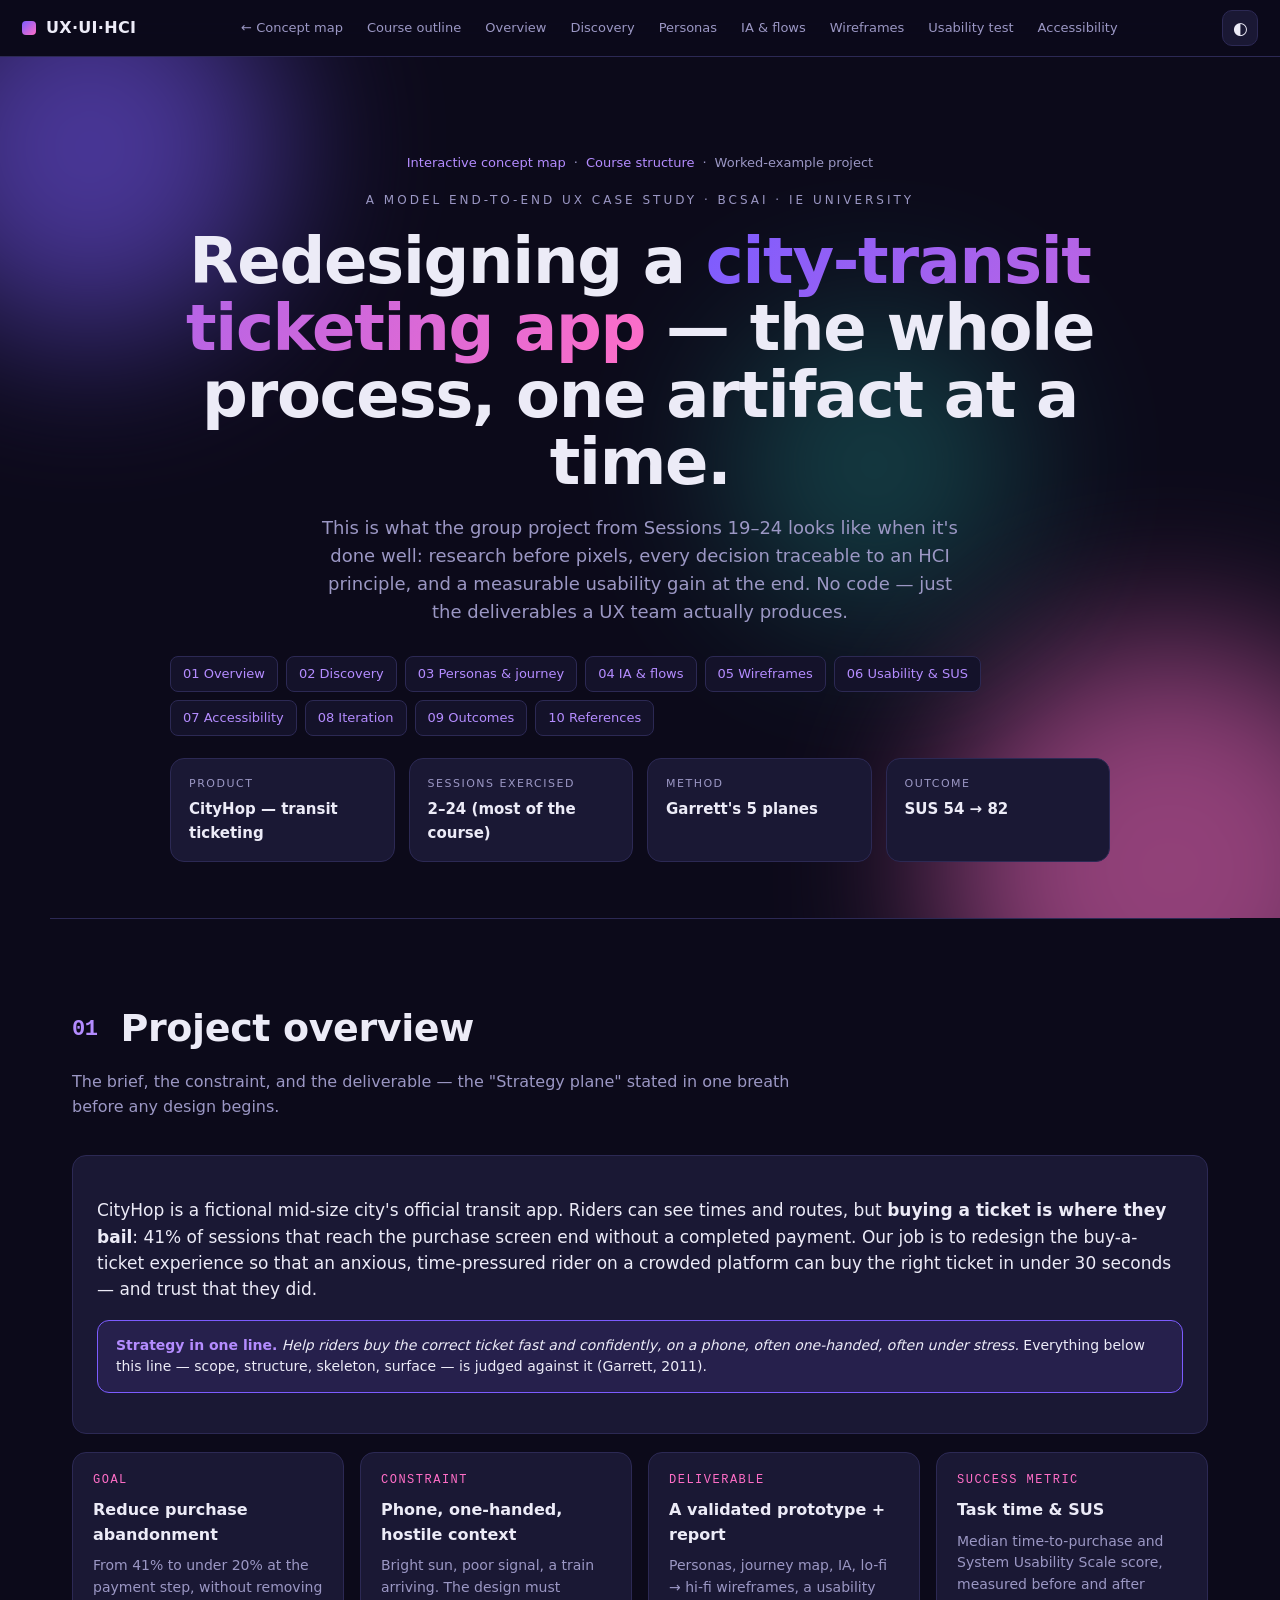
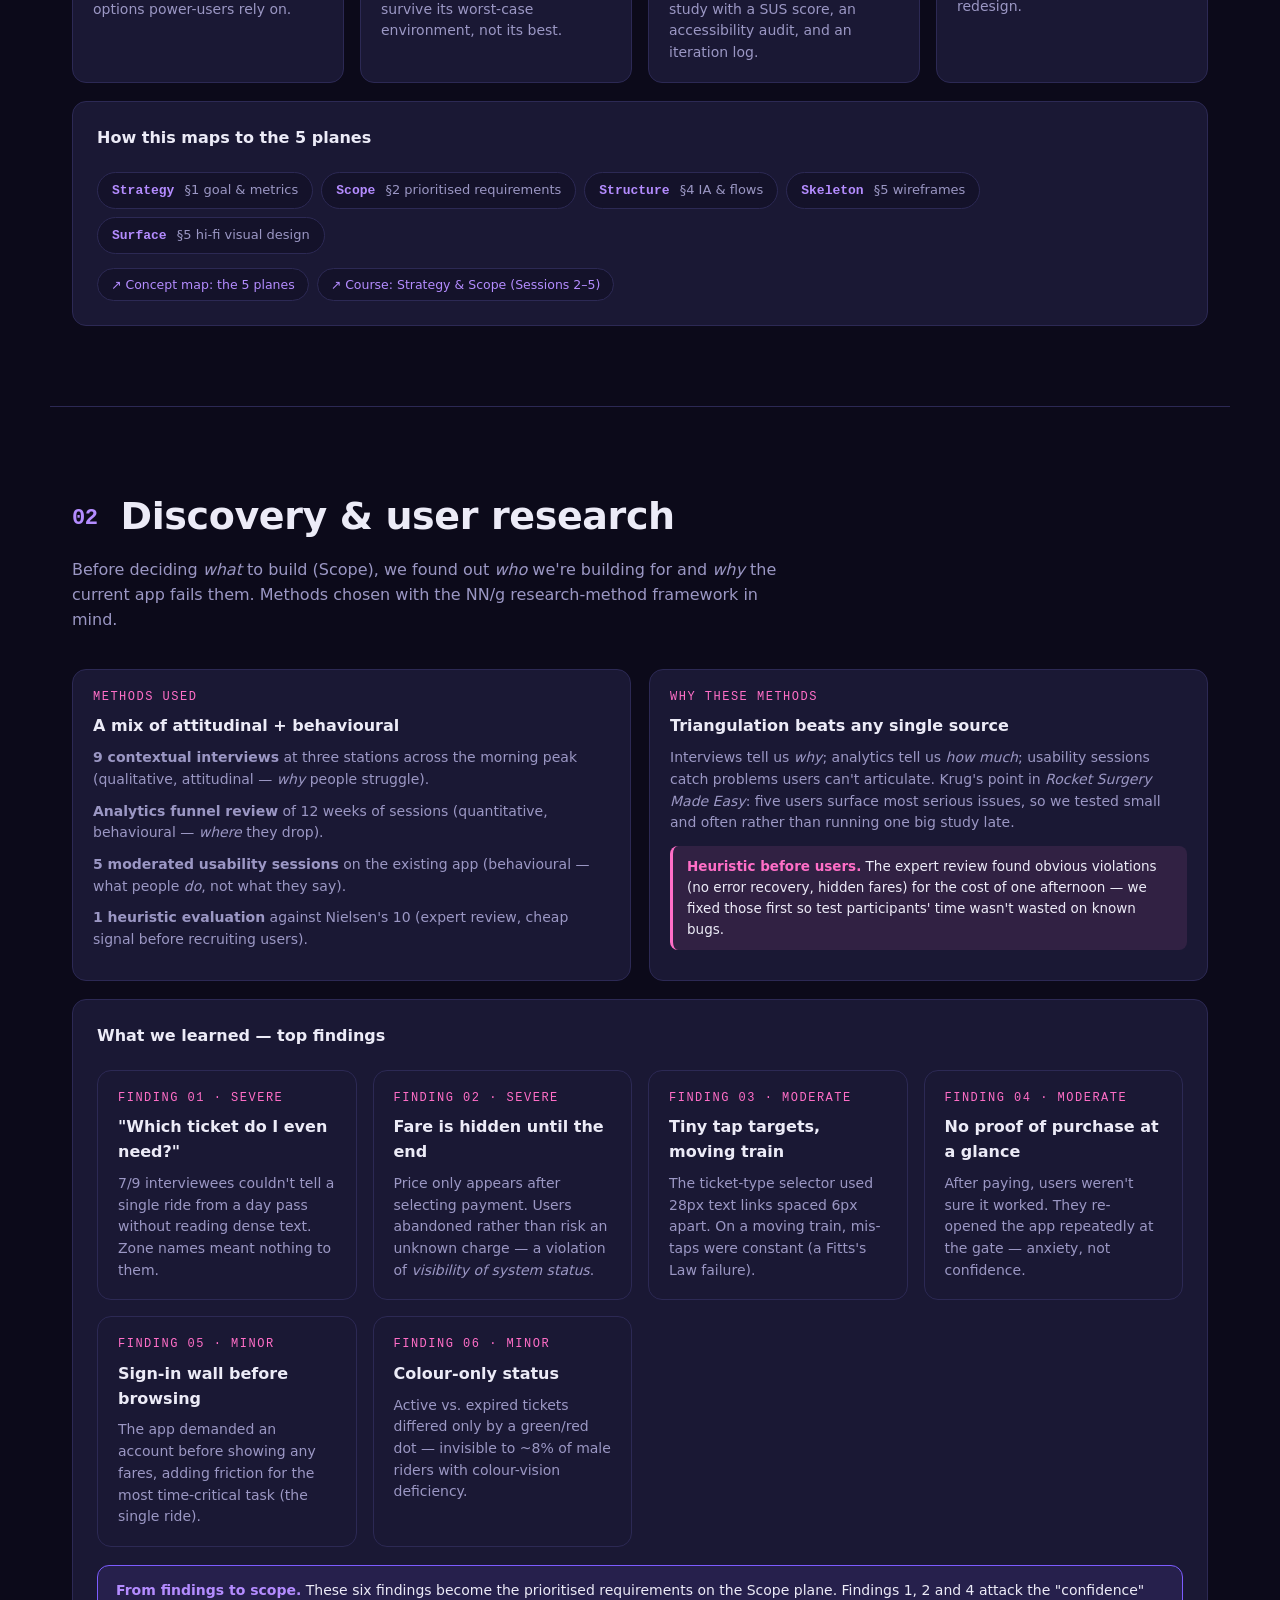
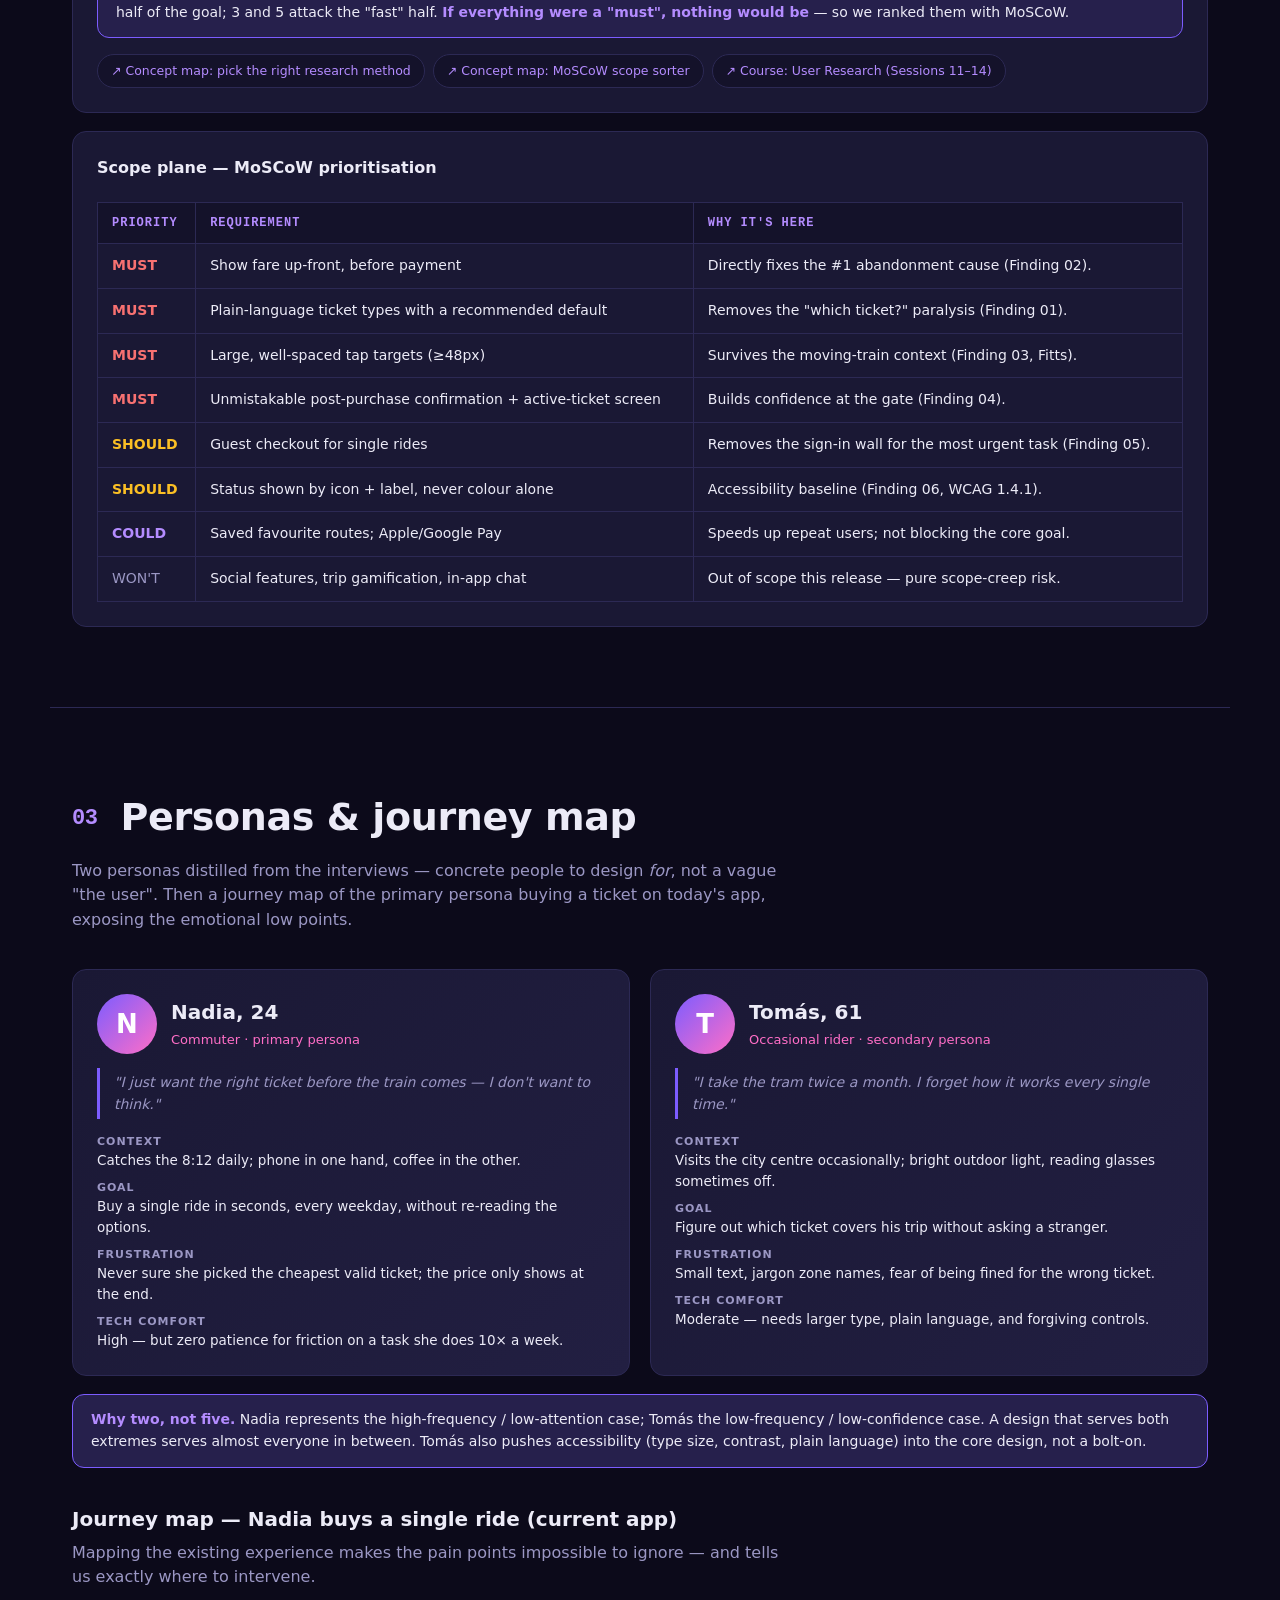
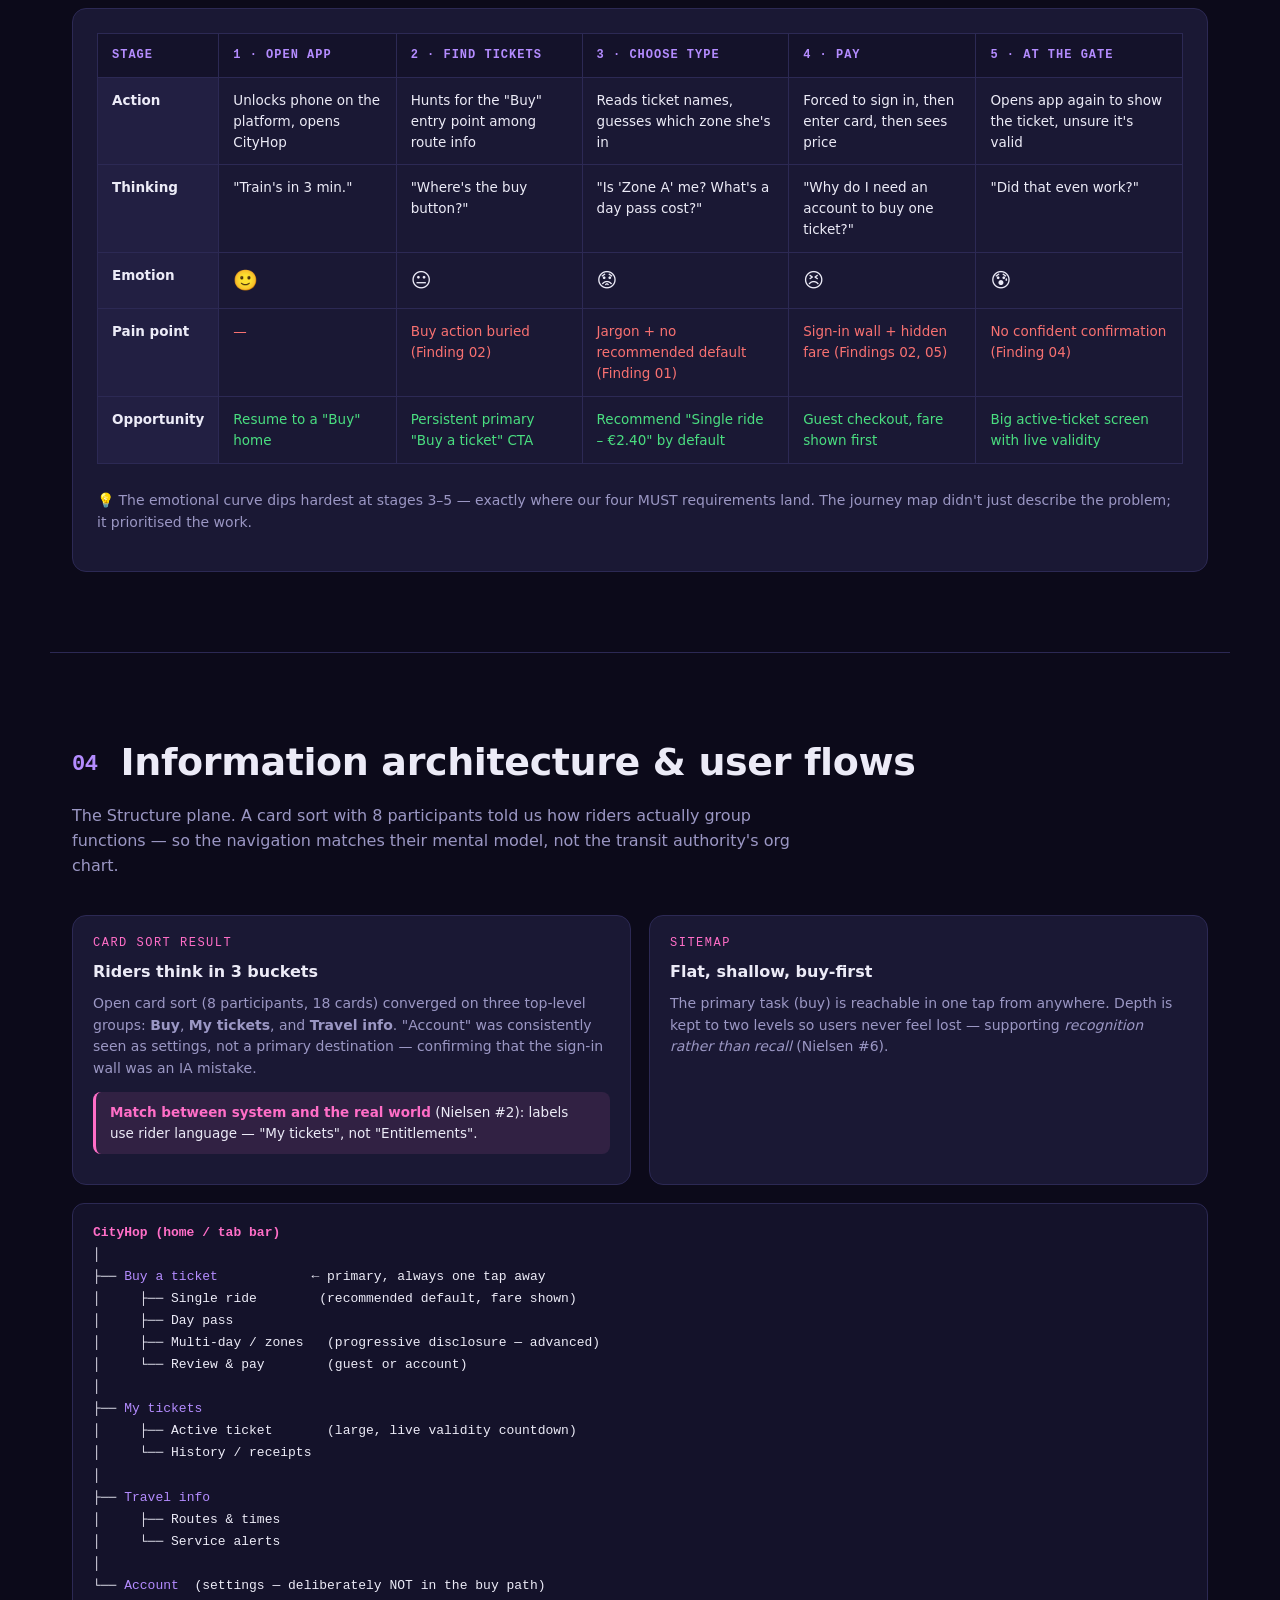
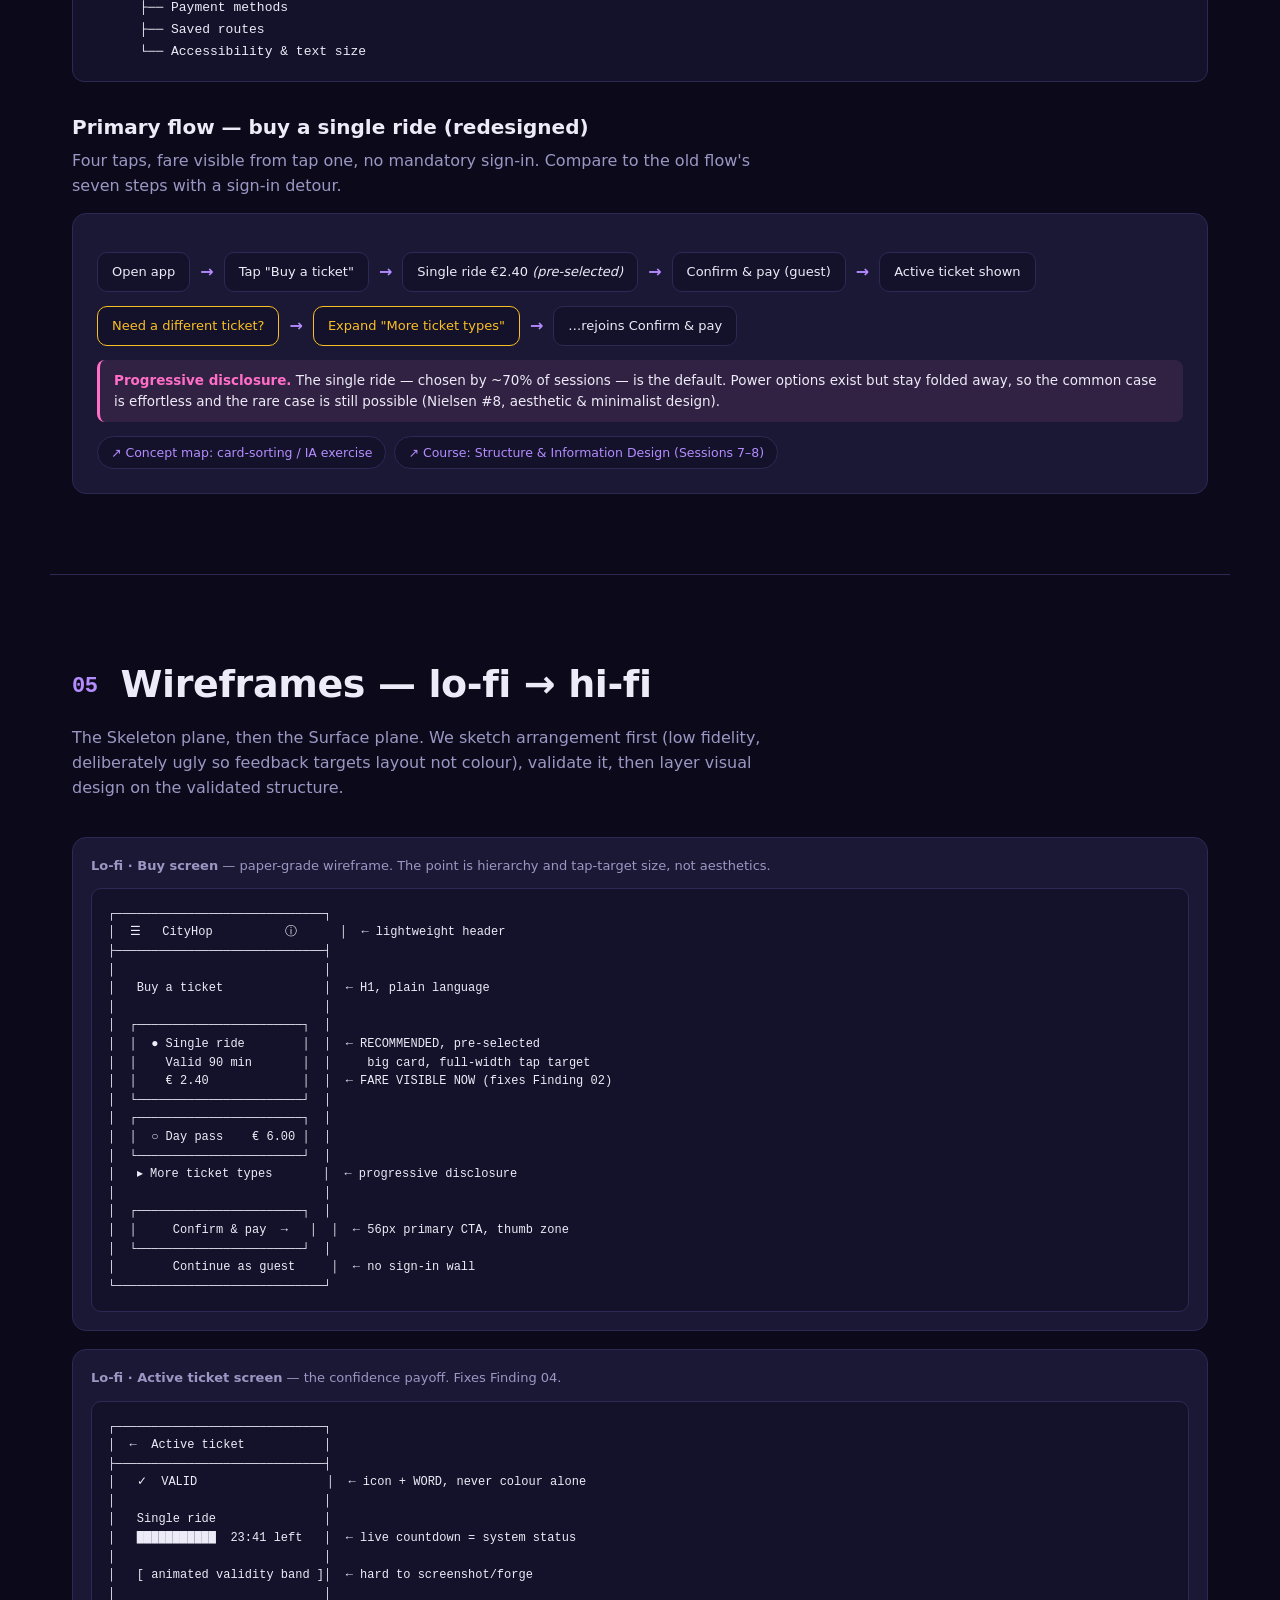
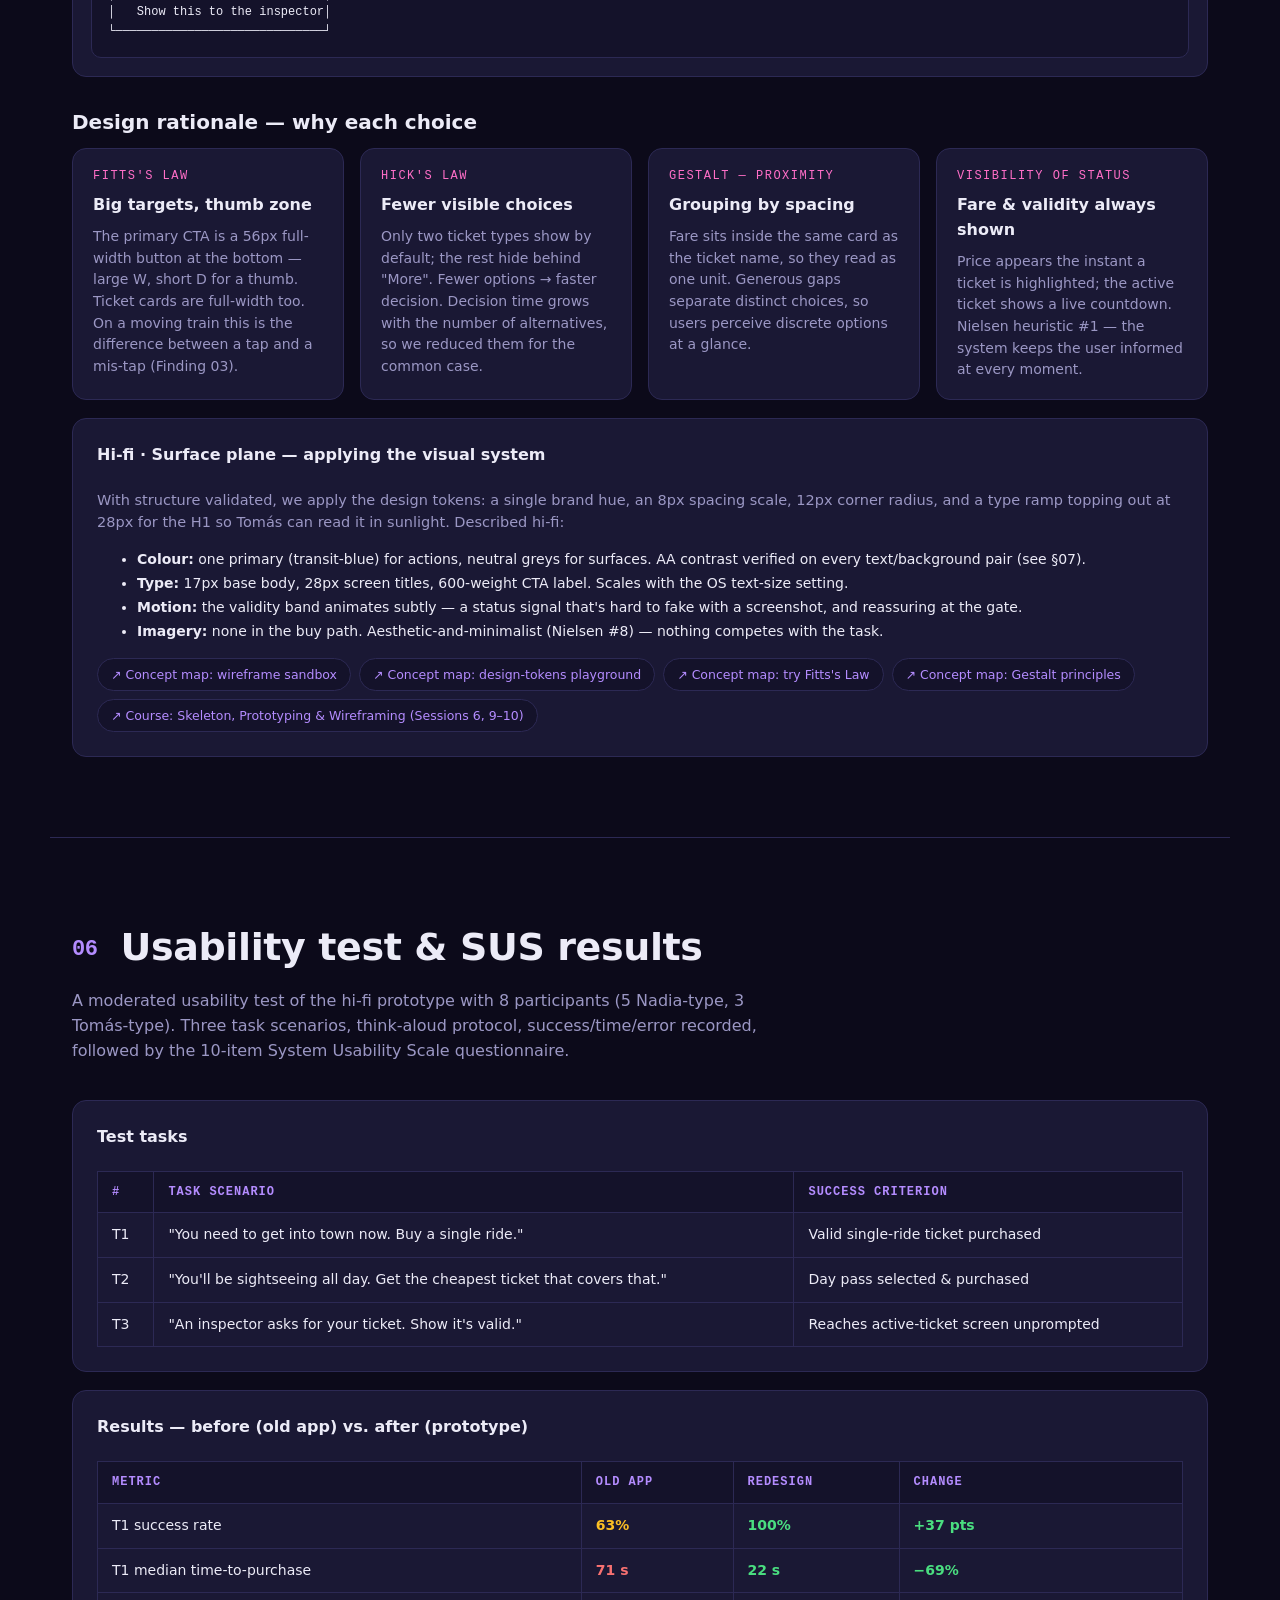
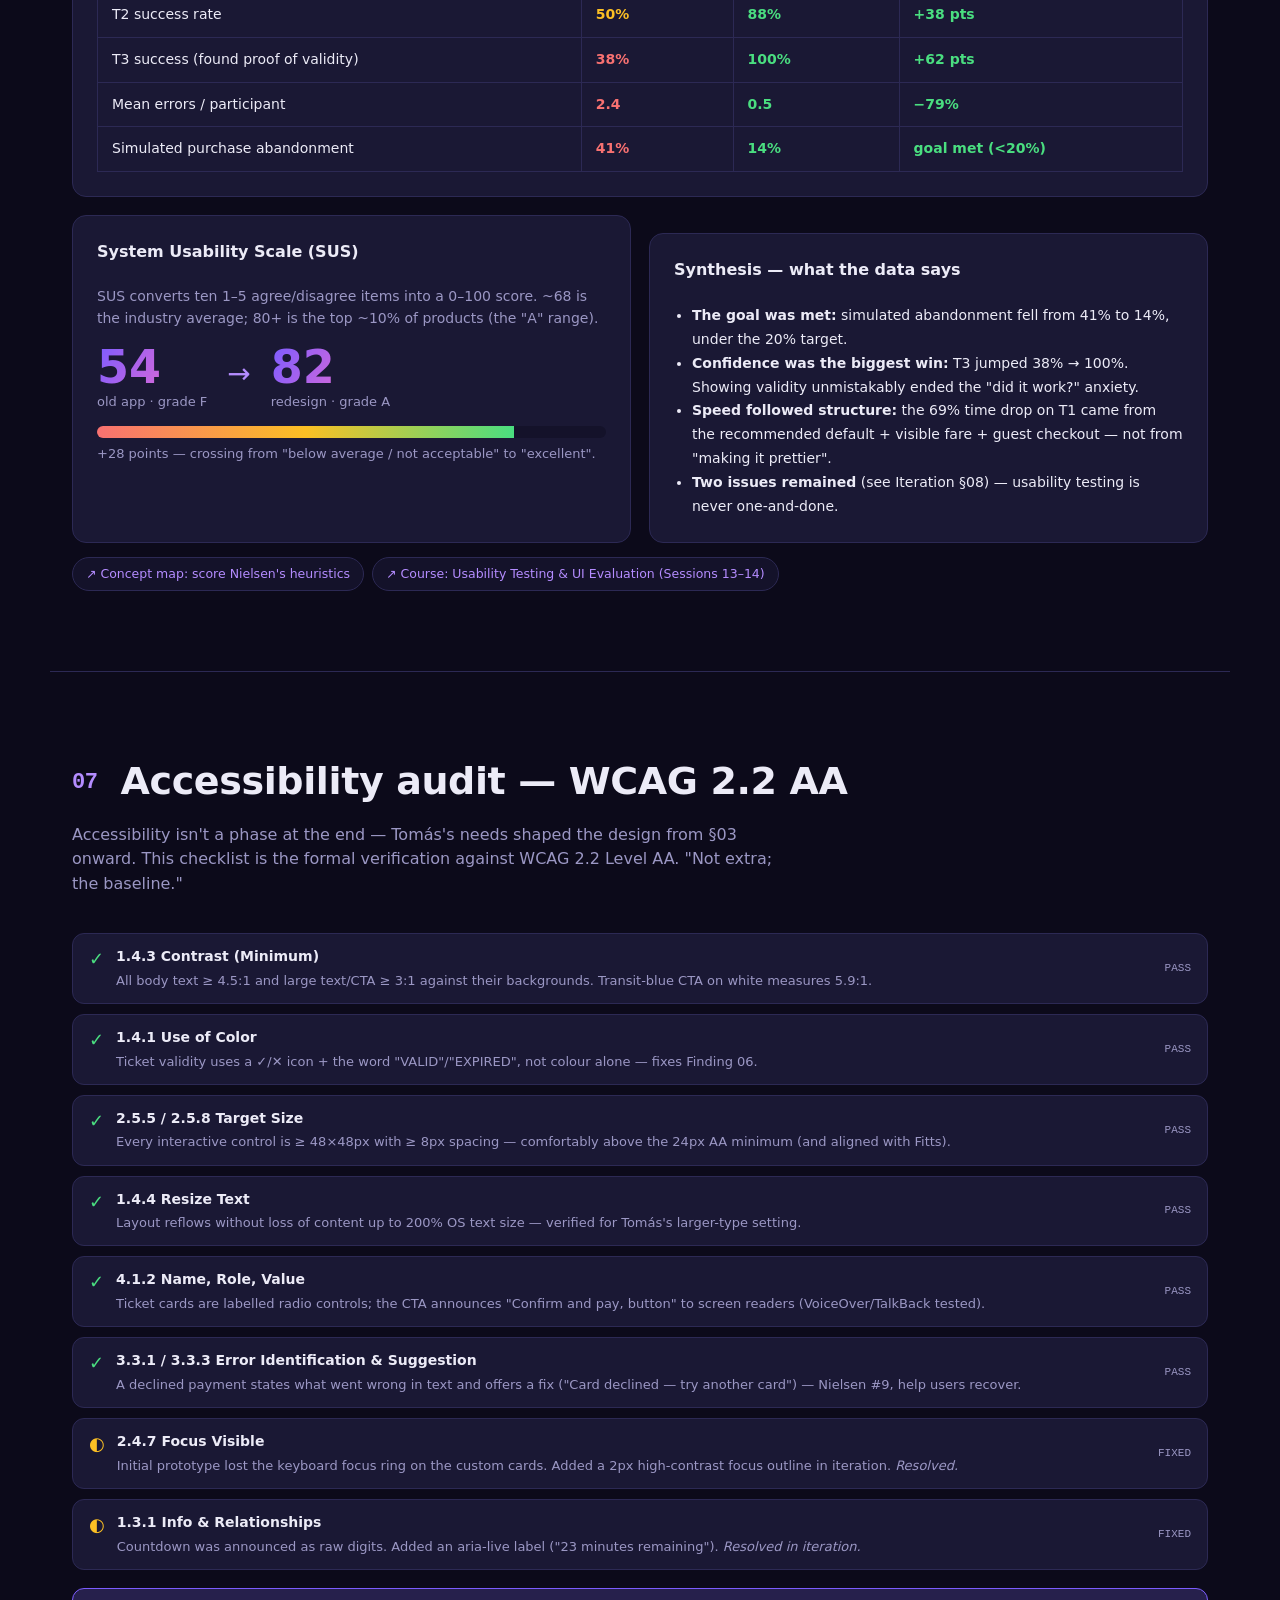
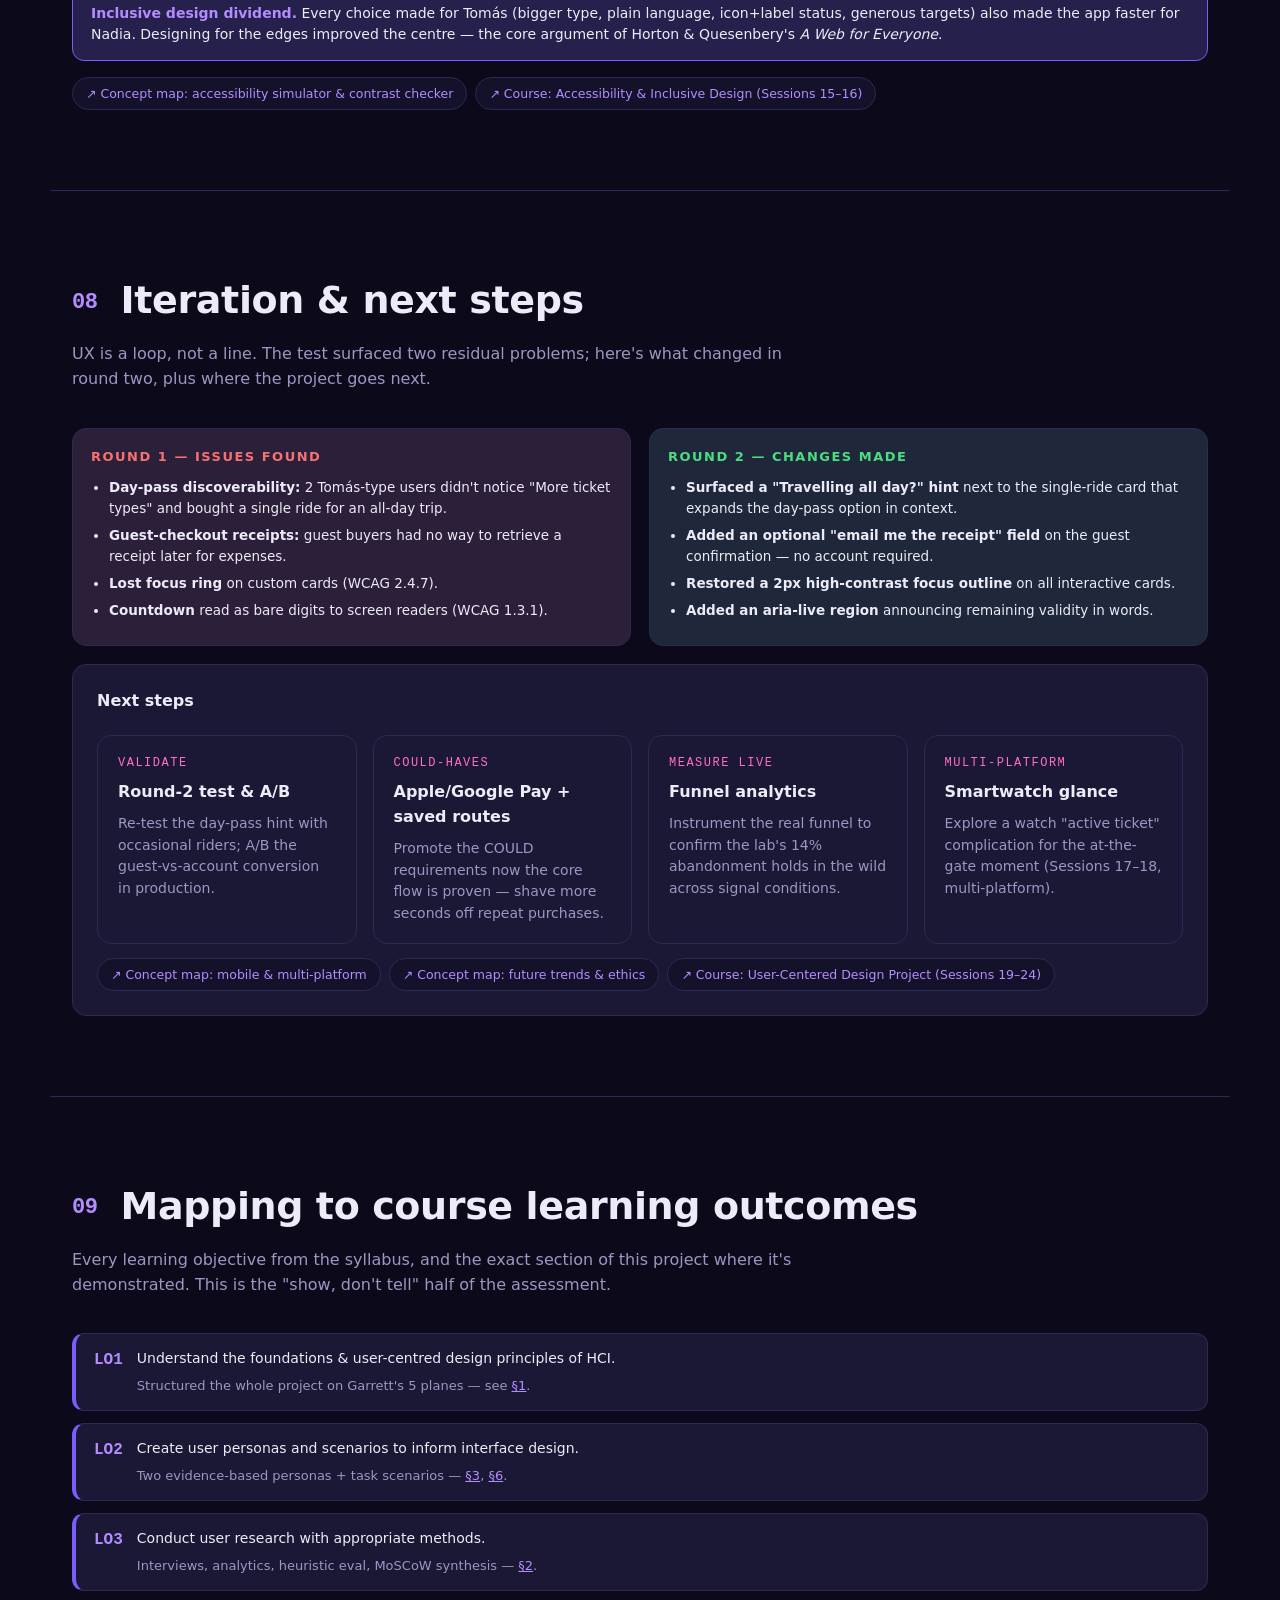
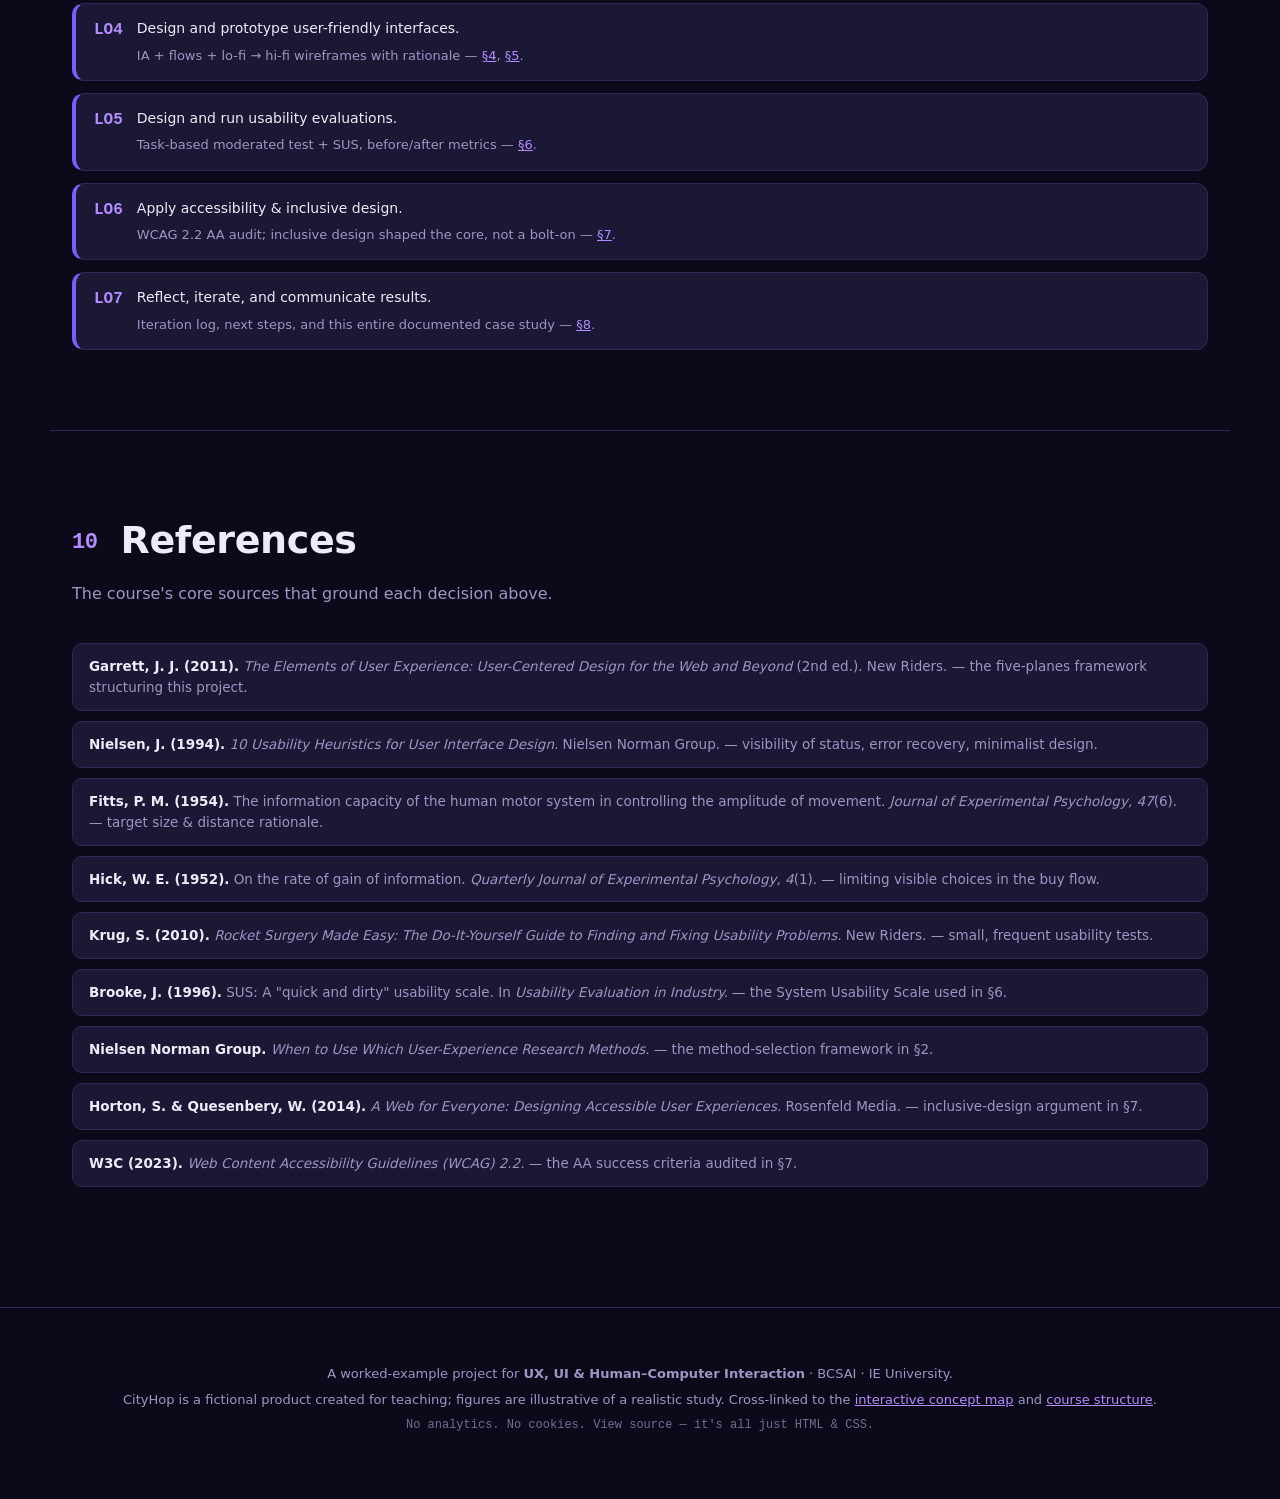
<file: project.html>
<!doctype html>
<html lang="en">
<head>
<meta charset="utf-8" />
<meta name="viewport" content="width=device-width,initial-scale=1" />
<title>Worked Example Project — Transit Ticketing App UX Case Study · UX·UI·HCI</title>
<meta name="description" content="A model end-to-end UX case study for the UX/UI/HCI course (BCSAI, IE University): discovery, personas, journey map, IA, lo-fi to hi-fi wireframes, usability test with SUS, WCAG AA audit, and iteration — every artifact justified by HCI principles." />
<link rel="stylesheet" href="styles.css" />
<link rel="icon" href="data:image/svg+xml,%3Csvg xmlns='http://www.w3.org/2000/svg' viewBox='0 0 64 64'%3E%3Crect width='64' height='64' rx='14' fill='%237c5cff'/%3E%3Ctext x='50%25' y='58%25' text-anchor='middle' font-size='34' font-family='system-ui' fill='white' font-weight='800'%3EUX%3C/text%3E%3C/svg%3E" />
<style>
/* ===== project.html specific styles (layered on styles.css) ===== */
.proj-hero { padding: 96px 22px 56px; }
.proj-hero .hero-inner { max-width: 940px; }
.crumbs { display:flex; flex-wrap:wrap; gap:8px; justify-content:center; font-size:13px; color:var(--muted); margin-bottom:18px; }
.crumbs a { color:var(--primary-2); text-decoration:none; }
.crumbs a:hover { text-decoration:underline; }

.meta-grid { display:grid; grid-template-columns:repeat(auto-fit,minmax(160px,1fr)); gap:14px; margin-top:22px; }
.meta-card { background:var(--panel); border:1px solid var(--line); border-radius:var(--radius); padding:16px 18px; text-align:left; }
.meta-card .mk { font-size:11px; text-transform:uppercase; letter-spacing:1.5px; color:var(--muted); margin:0 0 6px; }
.meta-card .mv { font-size:15px; font-weight:700; margin:0; }

.cc { background:var(--panel); border:1px solid var(--line); border-radius:var(--radius); padding:24px; }
.cc + .cc { margin-top:18px; }
.lead { font-size:17px; color:var(--text); }

/* phase pill row */
.phase-row { display:flex; flex-wrap:wrap; gap:8px; margin:0 0 30px; }
.phase-pill { background:var(--bg-2); border:1px solid var(--line); border-radius:99px; padding:7px 14px; font-size:13px; color:var(--muted); }
.phase-pill b { color:var(--primary-2); font-family:ui-monospace,monospace; margin-right:6px; }

/* generic cards grid */
.grid-2 { display:grid; grid-template-columns:1fr 1fr; gap:18px; }
.grid-auto { display:grid; grid-template-columns:repeat(auto-fit,minmax(240px,1fr)); gap:16px; }
.tile { background:var(--panel); border:1px solid var(--line); border-radius:var(--radius); padding:18px 20px; }
.tile h4 { margin:0 0 8px; font-size:16px; }
.tile p { margin:0; color:var(--muted); font-size:14px; }
.tile .tk { font-family:ui-monospace,monospace; font-size:12px; letter-spacing:1.5px; text-transform:uppercase; color:var(--accent); display:block; margin-bottom:8px; }

/* highlighted insight box */
.insight { background:color-mix(in srgb, var(--primary) 12%, var(--panel)); border:1px solid var(--primary); border-radius:12px; padding:14px 18px; margin:16px 0; font-size:14px; }
.insight b { color:var(--primary-2); }
.principle { background:color-mix(in srgb, var(--accent) 10%, var(--panel)); border-left:3px solid var(--accent); border-radius:8px; padding:10px 14px; margin:12px 0; font-size:13.5px; }
.principle b { color:var(--accent); }

/* persona cards reused look */
.persona-2 { display:grid; grid-template-columns:1fr 1fr; gap:20px; }
.pcard { background:linear-gradient(135deg,var(--panel),var(--panel-2)); border:1px solid var(--line); border-radius:var(--radius); padding:24px; }
.pcard .pc-head { display:flex; align-items:center; gap:14px; margin-bottom:12px; }
.pcard .pc-av { width:60px; height:60px; border-radius:50%; background:linear-gradient(135deg,var(--primary),var(--accent)); display:grid; place-items:center; font-size:26px; font-weight:800; color:#fff; flex:0 0 auto; }
.pcard h4 { margin:0; font-size:20px; }
.pcard .pc-tag { color:var(--accent); font-size:13px; margin:2px 0 0; }
.pcard blockquote { border-left:3px solid var(--primary); margin:14px 0; padding:4px 0 4px 14px; color:var(--muted); font-style:italic; font-size:14px; }
.pcard .pc-list { margin:10px 0 0; padding:0; list-style:none; display:grid; gap:8px; }
.pcard .pc-list li { font-size:13.5px; }
.pcard .pc-list b { color:var(--primary-2); font-size:11px; text-transform:uppercase; letter-spacing:1px; display:block; color:var(--muted); }

/* journey map */
.journey { overflow-x:auto; padding-bottom:8px; }
.journey table { border-collapse:collapse; width:100%; min-width:760px; font-size:13.5px; }
.journey th, .journey td { border:1px solid var(--line); padding:12px 14px; text-align:left; vertical-align:top; }
.journey th { background:var(--bg-2); color:var(--primary-2); font-family:ui-monospace,monospace; font-size:12px; letter-spacing:1px; text-transform:uppercase; }
.journey td:first-child { font-weight:700; color:var(--text); background:var(--panel-2); white-space:nowrap; }
.emoji-line { font-size:20px; }
.pain { color:var(--bad); }
.opp { color:var(--good); }

/* sitemap / IA tree */
.ascii { background:var(--bg-2); border:1px solid var(--line); border-radius:12px; padding:18px 20px; overflow-x:auto; font-family:ui-monospace,monospace; font-size:13px; line-height:1.7; color:var(--text); white-space:pre; }
.ascii .root { color:var(--accent); font-weight:700; }
.ascii .node { color:var(--primary-2); }

/* flows */
.flow { display:flex; flex-wrap:wrap; gap:10px; align-items:center; margin:14px 0; }
.flow .step { background:var(--bg-2); border:1px solid var(--line); border-radius:10px; padding:9px 14px; font-size:13px; }
.flow .arr { color:var(--primary-2); font-weight:700; }
.flow .step.alt { border-color:var(--warn); color:var(--warn); }

/* wireframe ascii boxes */
.wire { background:var(--panel); border:1px solid var(--line); border-radius:var(--radius); padding:18px; }
.wire pre { background:var(--bg-2); border:1px solid var(--line); border-radius:10px; padding:16px; overflow-x:auto; font-family:ui-monospace,monospace; font-size:12px; line-height:1.55; color:var(--text); white-space:pre; margin:0; }
.wire-cap { color:var(--muted); font-size:13px; margin:0 0 12px; }

/* generic results / data table */
.dtable { overflow-x:auto; }
.dtable table { border-collapse:collapse; width:100%; font-size:14px; }
.dtable th, .dtable td { border:1px solid var(--line); padding:11px 14px; text-align:left; }
.dtable th { background:var(--bg-2); color:var(--primary-2); font-family:ui-monospace,monospace; font-size:12px; letter-spacing:1px; text-transform:uppercase; }
.dtable tr:hover td { background:var(--panel-2); }
.dtable .good { color:var(--good); font-weight:700; }
.dtable .warn { color:var(--warn); font-weight:700; }
.dtable .bad { color:var(--bad); font-weight:700; }
.score-big { font-size:46px; font-weight:800; background:linear-gradient(120deg,var(--primary),var(--accent)); -webkit-background-clip:text; background-clip:text; color:transparent; line-height:1; }

/* checklist */
.check { display:grid; gap:10px; }
.check-item { display:grid; grid-template-columns:auto 1fr auto; gap:12px; align-items:start; background:var(--panel); border:1px solid var(--line); border-radius:12px; padding:12px 16px; }
.check-item .ci-mark { font-size:18px; line-height:1.4; }
.check-item .ci-body h5 { margin:0 0 3px; font-size:14px; }
.check-item .ci-body p { margin:0; color:var(--muted); font-size:13px; }
.check-item .ci-tag { font-family:ui-monospace,monospace; font-size:11px; color:var(--muted); white-space:nowrap; align-self:center; }
.pass { color:var(--good); } .fixed { color:var(--warn); }

/* before/after iteration */
.ba { display:grid; grid-template-columns:1fr 1fr; gap:18px; }
.ba .col { border:1px solid var(--line); border-radius:var(--radius); padding:18px; }
.ba .col.before { background:color-mix(in srgb, var(--bad) 8%, var(--panel)); }
.ba .col.after { background:color-mix(in srgb, var(--good) 8%, var(--panel)); }
.ba .col h5 { margin:0 0 10px; font-size:13px; text-transform:uppercase; letter-spacing:1.5px; }
.ba .col.before h5 { color:var(--bad); } .ba .col.after h5 { color:var(--good); }
.ba ul { margin:0; padding-left:18px; } .ba li { font-size:13.5px; margin:6px 0; }

/* outcomes mapping */
.lo-grid { display:grid; gap:12px; }
.lo { display:grid; grid-template-columns:auto 1fr; gap:14px; background:var(--panel); border:1px solid var(--line); border-left:4px solid var(--primary); border-radius:12px; padding:14px 18px; }
.lo .lo-i { font-family:ui-monospace,monospace; color:var(--primary-2); font-weight:700; }
.lo p { margin:0; font-size:14px; }
.lo .lo-where { color:var(--muted); font-size:13px; margin-top:6px; display:block; }
.lo .lo-where a { color:var(--primary-2); }

/* references */
.refs { display:grid; gap:10px; }
.ref { background:var(--panel); border:1px solid var(--line); border-radius:10px; padding:12px 16px; font-size:13.5px; color:var(--muted); }
.ref b { color:var(--text); }

/* cross-link chips */
.xlinks { display:flex; flex-wrap:wrap; gap:8px; margin-top:14px; }
.xlink { background:var(--bg-2); border:1px solid var(--line); border-radius:99px; padding:6px 13px; font-size:12.5px; color:var(--primary-2); text-decoration:none; }
.xlink:hover { background:var(--panel); border-color:var(--primary); }

.toc { display:flex; flex-wrap:wrap; gap:8px; margin-top:8px; }
.toc a { background:var(--bg-2); border:1px solid var(--line); border-radius:8px; padding:7px 12px; font-size:13px; color:var(--primary-2); text-decoration:none; }
.toc a:hover { background:var(--panel); border-color:var(--primary); }

@media (max-width: 880px) {
  .grid-2, .persona-2, .ba { grid-template-columns:1fr; }
}
</style>
</head>
<body data-theme="dark">

<!-- ============================== NAV ============================== -->
<header class="nav">
  <a href="./index.html#top" class="brand">
    <span class="brand-dot"></span><span>UX·UI·HCI</span>
  </a>
  <nav class="nav-links">
    <a href="./index.html#top">← Concept map</a>
    <a href="./course.html">Course outline</a>
    <a href="#overview">Overview</a>
    <a href="#discovery">Discovery</a>
    <a href="#personas">Personas</a>
    <a href="#ia">IA &amp; flows</a>
    <a href="#wireframes">Wireframes</a>
    <a href="#usability">Usability test</a>
    <a href="#a11y">Accessibility</a>
    <a href="#iteration">Iteration</a>
    <a href="#outcomes">Outcomes</a>
    <a href="#references">References</a>
    <a href="./SYLLABUS.pdf">PDF syllabus ↗</a>
  </nav>
  <button id="themeToggle" class="theme-btn" aria-label="Toggle theme">◐</button>
</header>

<!-- ============================== HERO ============================== -->
<section id="top" class="hero proj-hero">
  <div class="hero-inner">
    <div class="crumbs">
      <a href="./index.html#top">Interactive concept map</a><span>·</span><a href="./course.html">Course structure</a><span>·</span><span>Worked-example project</span>
    </div>
    <p class="kicker">A model end-to-end UX case study · BCSAI · IE University</p>
    <h1>Redesigning a <span class="grad">city-transit ticketing app</span> — the whole process, one artifact at a time.</h1>
    <p class="lede">This is what the group project from Sessions 19–24 looks like when it's done well: research before pixels, every decision traceable to an HCI principle, and a measurable usability gain at the end. No code — just the deliverables a UX team actually produces.</p>
    <div class="toc">
      <a href="#overview">01 Overview</a>
      <a href="#discovery">02 Discovery</a>
      <a href="#personas">03 Personas &amp; journey</a>
      <a href="#ia">04 IA &amp; flows</a>
      <a href="#wireframes">05 Wireframes</a>
      <a href="#usability">06 Usability &amp; SUS</a>
      <a href="#a11y">07 Accessibility</a>
      <a href="#iteration">08 Iteration</a>
      <a href="#outcomes">09 Outcomes</a>
      <a href="#references">10 References</a>
    </div>
    <div class="meta-grid">
      <div class="meta-card"><p class="mk">Product</p><p class="mv">CityHop — transit ticketing</p></div>
      <div class="meta-card"><p class="mk">Sessions exercised</p><p class="mv">2–24 (most of the course)</p></div>
      <div class="meta-card"><p class="mk">Method</p><p class="mv">Garrett's 5 planes</p></div>
      <div class="meta-card"><p class="mk">Outcome</p><p class="mv">SUS 54 → 82</p></div>
    </div>
  </div>
  <div class="hero-orbs" aria-hidden="true">
    <div class="orb o1"></div><div class="orb o2"></div><div class="orb o3"></div>
  </div>
</section>

<!-- ============================== 01 OVERVIEW ============================== -->
<section id="overview" class="section">
  <h2><span class="num">01</span> Project overview</h2>
  <p class="subtitle">The brief, the constraint, and the deliverable — the "Strategy plane" stated in one breath before any design begins.</p>

  <div class="cc">
    <p class="lead">CityHop is a fictional mid-size city's official transit app. Riders can see times and routes, but <b>buying a ticket is where they bail</b>: 41% of sessions that reach the purchase screen end without a completed payment. Our job is to redesign the buy-a-ticket experience so that an anxious, time-pressured rider on a crowded platform can buy the right ticket in under 30 seconds — and trust that they did.</p>
    <div class="insight"><b>Strategy in one line.</b> <em>Help riders buy the correct ticket fast and confidently, on a phone, often one-handed, often under stress.</em> Everything below this line — scope, structure, skeleton, surface — is judged against it (Garrett, 2011).</div>
  </div>

  <div class="grid-auto" style="margin-top:18px">
    <div class="tile"><span class="tk">Goal</span><h4>Reduce purchase abandonment</h4><p>From 41% to under 20% at the payment step, without removing options power-users rely on.</p></div>
    <div class="tile"><span class="tk">Constraint</span><h4>Phone, one-handed, hostile context</h4><p>Bright sun, poor signal, a train arriving. The design must survive its worst-case environment, not its best.</p></div>
    <div class="tile"><span class="tk">Deliverable</span><h4>A validated prototype + report</h4><p>Personas, journey map, IA, lo-fi → hi-fi wireframes, a usability study with a SUS score, an accessibility audit, and an iteration log.</p></div>
    <div class="tile"><span class="tk">Success metric</span><h4>Task time &amp; SUS</h4><p>Median time-to-purchase and System Usability Scale score, measured before and after redesign.</p></div>
  </div>

  <div class="cc" style="margin-top:18px">
    <h4 style="margin-top:0">How this maps to the 5 planes</h4>
    <div class="phase-row" style="margin-bottom:0">
      <span class="phase-pill"><b>Strategy</b> §1 goal &amp; metrics</span>
      <span class="phase-pill"><b>Scope</b> §2 prioritised requirements</span>
      <span class="phase-pill"><b>Structure</b> §4 IA &amp; flows</span>
      <span class="phase-pill"><b>Skeleton</b> §5 wireframes</span>
      <span class="phase-pill"><b>Surface</b> §5 hi-fi visual design</span>
    </div>
    <div class="xlinks">
      <a class="xlink" href="./index.html#planes">↗ Concept map: the 5 planes</a>
      <a class="xlink" href="./course.html#program">↗ Course: Strategy &amp; Scope (Sessions 2–5)</a>
    </div>
  </div>
</section>

<!-- ============================== 02 DISCOVERY ============================== -->
<section id="discovery" class="section">
  <h2><span class="num">02</span> Discovery &amp; user research</h2>
  <p class="subtitle">Before deciding <em>what</em> to build (Scope), we found out <em>who</em> we're building for and <em>why</em> the current app fails them. Methods chosen with the NN/g research-method framework in mind.</p>

  <div class="grid-2">
    <div class="tile">
      <span class="tk">Methods used</span>
      <h4>A mix of attitudinal + behavioural</h4>
      <p style="margin-bottom:10px"><b>9 contextual interviews</b> at three stations across the morning peak (qualitative, attitudinal — <em>why</em> people struggle).</p>
      <p style="margin-bottom:10px"><b>Analytics funnel review</b> of 12 weeks of sessions (quantitative, behavioural — <em>where</em> they drop).</p>
      <p style="margin-bottom:10px"><b>5 moderated usability sessions</b> on the existing app (behavioural — what people <em>do</em>, not what they say).</p>
      <p><b>1 heuristic evaluation</b> against Nielsen's 10 (expert review, cheap signal before recruiting users).</p>
    </div>
    <div class="tile">
      <span class="tk">Why these methods</span>
      <h4>Triangulation beats any single source</h4>
      <p style="margin-bottom:10px">Interviews tell us <em>why</em>; analytics tell us <em>how much</em>; usability sessions catch problems users can't articulate. Krug's point in <em>Rocket Surgery Made Easy</em>: five users surface most serious issues, so we tested small and often rather than running one big study late.</p>
      <div class="principle"><b>Heuristic before users.</b> The expert review found obvious violations (no error recovery, hidden fares) for the cost of one afternoon — we fixed those first so test participants' time wasn't wasted on known bugs.</div>
    </div>
  </div>

  <div class="cc" style="margin-top:18px">
    <h4 style="margin-top:0">What we learned — top findings</h4>
    <div class="grid-auto">
      <div class="tile"><span class="tk">Finding 01 · severe</span><h4>"Which ticket do I even need?"</h4><p>7/9 interviewees couldn't tell a single ride from a day pass without reading dense text. Zone names meant nothing to them.</p></div>
      <div class="tile"><span class="tk">Finding 02 · severe</span><h4>Fare is hidden until the end</h4><p>Price only appears after selecting payment. Users abandoned rather than risk an unknown charge — a violation of <em>visibility of system status</em>.</p></div>
      <div class="tile"><span class="tk">Finding 03 · moderate</span><h4>Tiny tap targets, moving train</h4><p>The ticket-type selector used 28px text links spaced 6px apart. On a moving train, mis-taps were constant (a Fitts's Law failure).</p></div>
      <div class="tile"><span class="tk">Finding 04 · moderate</span><h4>No proof of purchase at a glance</h4><p>After paying, users weren't sure it worked. They re-opened the app repeatedly at the gate — anxiety, not confidence.</p></div>
      <div class="tile"><span class="tk">Finding 05 · minor</span><h4>Sign-in wall before browsing</h4><p>The app demanded an account before showing any fares, adding friction for the most time-critical task (the single ride).</p></div>
      <div class="tile"><span class="tk">Finding 06 · minor</span><h4>Colour-only status</h4><p>Active vs. expired tickets differed only by a green/red dot — invisible to ~8% of male riders with colour-vision deficiency.</p></div>
    </div>
    <div class="insight" style="margin-top:18px"><b>From findings to scope.</b> These six findings become the prioritised requirements on the Scope plane. Findings 1, 2 and 4 attack the "confidence" half of the goal; 3 and 5 attack the "fast" half. <b>If everything were a "must", nothing would be</b> — so we ranked them with MoSCoW.</div>
    <div class="xlinks">
      <a class="xlink" href="./index.html#research">↗ Concept map: pick the right research method</a>
      <a class="xlink" href="./index.html#scope">↗ Concept map: MoSCoW scope sorter</a>
      <a class="xlink" href="./course.html#program">↗ Course: User Research (Sessions 11–14)</a>
    </div>
  </div>

  <div class="cc" style="margin-top:18px">
    <h4 style="margin-top:0">Scope plane — MoSCoW prioritisation</h4>
    <div class="dtable">
      <table>
        <thead><tr><th>Priority</th><th>Requirement</th><th>Why it's here</th></tr></thead>
        <tbody>
          <tr><td><span class="bad">MUST</span></td><td>Show fare up-front, before payment</td><td>Directly fixes the #1 abandonment cause (Finding 02).</td></tr>
          <tr><td><span class="bad">MUST</span></td><td>Plain-language ticket types with a recommended default</td><td>Removes the "which ticket?" paralysis (Finding 01).</td></tr>
          <tr><td><span class="bad">MUST</span></td><td>Large, well-spaced tap targets (≥48px)</td><td>Survives the moving-train context (Finding 03, Fitts).</td></tr>
          <tr><td><span class="bad">MUST</span></td><td>Unmistakable post-purchase confirmation + active-ticket screen</td><td>Builds confidence at the gate (Finding 04).</td></tr>
          <tr><td><span class="warn">SHOULD</span></td><td>Guest checkout for single rides</td><td>Removes the sign-in wall for the most urgent task (Finding 05).</td></tr>
          <tr><td><span class="warn">SHOULD</span></td><td>Status shown by icon + label, never colour alone</td><td>Accessibility baseline (Finding 06, WCAG 1.4.1).</td></tr>
          <tr><td><span style="color:var(--primary-2);font-weight:700">COULD</span></td><td>Saved favourite routes; Apple/Google Pay</td><td>Speeds up repeat users; not blocking the core goal.</td></tr>
          <tr><td><span class="muted" style="color:var(--muted)">WON'T</span></td><td>Social features, trip gamification, in-app chat</td><td>Out of scope this release — pure scope-creep risk.</td></tr>
        </tbody>
      </table>
    </div>
  </div>
</section>

<!-- ============================== 03 PERSONAS + JOURNEY ============================== -->
<section id="personas" class="section">
  <h2><span class="num">03</span> Personas &amp; journey map</h2>
  <p class="subtitle">Two personas distilled from the interviews — concrete people to design <em>for</em>, not a vague "the user". Then a journey map of the primary persona buying a ticket on today's app, exposing the emotional low points.</p>

  <div class="persona-2">
    <article class="pcard">
      <div class="pc-head">
        <div class="pc-av">N</div>
        <div><h4>Nadia, 24</h4><p class="pc-tag">Commuter · primary persona</p></div>
      </div>
      <blockquote>"I just want the right ticket before the train comes — I don't want to think."</blockquote>
      <ul class="pc-list">
        <li><b>Context</b>Catches the 8:12 daily; phone in one hand, coffee in the other.</li>
        <li><b>Goal</b>Buy a single ride in seconds, every weekday, without re-reading the options.</li>
        <li><b>Frustration</b>Never sure she picked the cheapest valid ticket; the price only shows at the end.</li>
        <li><b>Tech comfort</b>High — but zero patience for friction on a task she does 10× a week.</li>
      </ul>
    </article>

    <article class="pcard">
      <div class="pc-head">
        <div class="pc-av">T</div>
        <div><h4>Tomás, 61</h4><p class="pc-tag">Occasional rider · secondary persona</p></div>
      </div>
      <blockquote>"I take the tram twice a month. I forget how it works every single time."</blockquote>
      <ul class="pc-list">
        <li><b>Context</b>Visits the city centre occasionally; bright outdoor light, reading glasses sometimes off.</li>
        <li><b>Goal</b>Figure out which ticket covers his trip without asking a stranger.</li>
        <li><b>Frustration</b>Small text, jargon zone names, fear of being fined for the wrong ticket.</li>
        <li><b>Tech comfort</b>Moderate — needs larger type, plain language, and forgiving controls.</li>
      </ul>
    </article>
  </div>

  <div class="insight" style="margin-top:18px"><b>Why two, not five.</b> Nadia represents the high-frequency / low-attention case; Tomás the low-frequency / low-confidence case. A design that serves both extremes serves almost everyone in between. Tomás also pushes accessibility (type size, contrast, plain language) into the core design, not a bolt-on.</div>

  <h3 style="margin:36px 0 6px;font-size:20px">Journey map — Nadia buys a single ride (current app)</h3>
  <p class="subtitle" style="margin-bottom:18px">Mapping the existing experience makes the pain points impossible to ignore — and tells us exactly where to intervene.</p>
  <div class="cc">
    <div class="journey">
      <table>
        <thead>
          <tr><th>Stage</th><th>1 · Open app</th><th>2 · Find tickets</th><th>3 · Choose type</th><th>4 · Pay</th><th>5 · At the gate</th></tr>
        </thead>
        <tbody>
          <tr><td>Action</td><td>Unlocks phone on the platform, opens CityHop</td><td>Hunts for the "Buy" entry point among route info</td><td>Reads ticket names, guesses which zone she's in</td><td>Forced to sign in, then enter card, then sees price</td><td>Opens app again to show the ticket, unsure it's valid</td></tr>
          <tr><td>Thinking</td><td>"Train's in 3 min."</td><td>"Where's the buy button?"</td><td>"Is 'Zone A' me? What's a day pass cost?"</td><td>"Why do I need an account to buy one ticket?"</td><td>"Did that even work?"</td></tr>
          <tr><td>Emotion</td><td class="emoji-line">🙂</td><td class="emoji-line">😐</td><td class="emoji-line">😟</td><td class="emoji-line">😣</td><td class="emoji-line">😰</td></tr>
          <tr><td>Pain point</td><td class="pain">—</td><td class="pain">Buy action buried (Finding 02)</td><td class="pain">Jargon + no recommended default (Finding 01)</td><td class="pain">Sign-in wall + hidden fare (Findings 02, 05)</td><td class="pain">No confident confirmation (Finding 04)</td></tr>
          <tr><td>Opportunity</td><td class="opp">Resume to a "Buy" home</td><td class="opp">Persistent primary "Buy a ticket" CTA</td><td class="opp">Recommend "Single ride – €2.40" by default</td><td class="opp">Guest checkout, fare shown first</td><td class="opp">Big active-ticket screen with live validity</td></tr>
        </tbody>
      </table>
    </div>
    <p class="hint">💡 The emotional curve dips hardest at stages 3–5 — exactly where our four MUST requirements land. The journey map didn't just describe the problem; it prioritised the work.</p>
  </div>
</section>

<!-- ============================== 04 IA + FLOWS ============================== -->
<section id="ia" class="section">
  <h2><span class="num">04</span> Information architecture &amp; user flows</h2>
  <p class="subtitle">The Structure plane. A card sort with 8 participants told us how riders actually group functions — so the navigation matches their mental model, not the transit authority's org chart.</p>

  <div class="grid-2">
    <div class="tile">
      <span class="tk">Card sort result</span>
      <h4>Riders think in 3 buckets</h4>
      <p style="margin-bottom:8px">Open card sort (8 participants, 18 cards) converged on three top-level groups: <b>Buy</b>, <b>My tickets</b>, and <b>Travel info</b>. "Account" was consistently seen as settings, not a primary destination — confirming that the sign-in wall was an IA mistake.</p>
      <div class="principle"><b>Match between system and the real world</b> (Nielsen #2): labels use rider language — "My tickets", not "Entitlements".</div>
    </div>
    <div class="tile">
      <span class="tk">Sitemap</span>
      <h4>Flat, shallow, buy-first</h4>
      <p style="margin-bottom:6px">The primary task (buy) is reachable in one tap from anywhere. Depth is kept to two levels so users never feel lost — supporting <em>recognition rather than recall</em> (Nielsen #6).</p>
    </div>
  </div>

  <div class="ascii" style="margin-top:18px"><span class="root">CityHop (home / tab bar)</span>
│
├── <span class="node">Buy a ticket</span>            ← primary, always one tap away
│     ├── Single ride        (recommended default, fare shown)
│     ├── Day pass
│     ├── Multi-day / zones   (progressive disclosure — advanced)
│     └── Review &amp; pay        (guest or account)
│
├── <span class="node">My tickets</span>
│     ├── Active ticket       (large, live validity countdown)
│     └── History / receipts
│
├── <span class="node">Travel info</span>
│     ├── Routes &amp; times
│     └── Service alerts
│
└── <span class="node">Account</span>  (settings — deliberately NOT in the buy path)
      ├── Payment methods
      ├── Saved routes
      └── Accessibility &amp; text size
</div>

  <h3 style="margin:30px 0 6px;font-size:20px">Primary flow — buy a single ride (redesigned)</h3>
  <p class="subtitle" style="margin-bottom:14px">Four taps, fare visible from tap one, no mandatory sign-in. Compare to the old flow's seven steps with a sign-in detour.</p>
  <div class="cc">
    <div class="flow">
      <span class="step">Open app</span><span class="arr">→</span>
      <span class="step">Tap "Buy a ticket"</span><span class="arr">→</span>
      <span class="step">Single ride €2.40 <em>(pre-selected)</em></span><span class="arr">→</span>
      <span class="step">Confirm &amp; pay (guest)</span><span class="arr">→</span>
      <span class="step">Active ticket shown</span>
    </div>
    <div class="flow">
      <span class="step alt">Need a different ticket?</span><span class="arr">→</span>
      <span class="step alt">Expand "More ticket types"</span><span class="arr">→</span>
      <span class="step">…rejoins Confirm &amp; pay</span>
    </div>
    <div class="principle"><b>Progressive disclosure.</b> The single ride — chosen by ~70% of sessions — is the default. Power options exist but stay folded away, so the common case is effortless and the rare case is still possible (Nielsen #8, aesthetic &amp; minimalist design).</div>
    <div class="xlinks">
      <a class="xlink" href="./index.html#structure">↗ Concept map: card-sorting / IA exercise</a>
      <a class="xlink" href="./course.html#program">↗ Course: Structure &amp; Information Design (Sessions 7–8)</a>
    </div>
  </div>
</section>

<!-- ============================== 05 WIREFRAMES ============================== -->
<section id="wireframes" class="section">
  <h2><span class="num">05</span> Wireframes — lo-fi → hi-fi</h2>
  <p class="subtitle">The Skeleton plane, then the Surface plane. We sketch arrangement first (low fidelity, deliberately ugly so feedback targets layout not colour), validate it, then layer visual design on the validated structure.</p>

  <div class="wire">
    <p class="wire-cap"><b>Lo-fi · Buy screen</b> — paper-grade wireframe. The point is hierarchy and tap-target size, not aesthetics.</p>
    <pre>┌─────────────────────────────┐
│  ☰   CityHop          ⓘ      │  ← lightweight header
├─────────────────────────────┤
│                             │
│   Buy a ticket              │  ← H1, plain language
│                             │
│  ┌───────────────────────┐  │
│  │  ● Single ride        │  │  ← RECOMMENDED, pre-selected
│  │    Valid 90 min       │  │     big card, full-width tap target
│  │    € 2.40             │  │  ← FARE VISIBLE NOW (fixes Finding 02)
│  └───────────────────────┘  │
│  ┌───────────────────────┐  │
│  │  ○ Day pass    € 6.00 │  │
│  └───────────────────────┘  │
│   ▸ More ticket types       │  ← progressive disclosure
│                             │
│  ┌───────────────────────┐  │
│  │     Confirm & pay  →   │  │  ← 56px primary CTA, thumb zone
│  └───────────────────────┘  │
│        Continue as guest     │  ← no sign-in wall
└─────────────────────────────┘</pre>
  </div>

  <div class="wire" style="margin-top:18px">
    <p class="wire-cap"><b>Lo-fi · Active ticket screen</b> — the confidence payoff. Fixes Finding 04.</p>
    <pre>┌─────────────────────────────┐
│  ←  Active ticket           │
├─────────────────────────────┤
│   ✓  VALID                  │  ← icon + WORD, never colour alone
│                             │
│   Single ride               │
│   ███████████  23:41 left   │  ← live countdown = system status
│                             │
│   [ animated validity band ]│  ← hard to screenshot/forge
│                             │
│   Show this to the inspector│
└─────────────────────────────┘</pre>
  </div>

  <h3 style="margin:30px 0 10px;font-size:20px">Design rationale — why each choice</h3>
  <div class="grid-auto">
    <div class="tile">
      <span class="tk">Fitts's Law</span>
      <h4>Big targets, thumb zone</h4>
      <p>The primary CTA is a 56px full-width button at the bottom — large W, short D for a thumb. Ticket cards are full-width too. On a moving train this is the difference between a tap and a mis-tap (Finding 03).</p>
    </div>
    <div class="tile">
      <span class="tk">Hick's Law</span>
      <h4>Fewer visible choices</h4>
      <p>Only two ticket types show by default; the rest hide behind "More". Fewer options → faster decision. Decision time grows with the number of alternatives, so we reduced them for the common case.</p>
    </div>
    <div class="tile">
      <span class="tk">Gestalt — proximity</span>
      <h4>Grouping by spacing</h4>
      <p>Fare sits inside the same card as the ticket name, so they read as one unit. Generous gaps separate distinct choices, so users perceive discrete options at a glance.</p>
    </div>
    <div class="tile">
      <span class="tk">Visibility of status</span>
      <h4>Fare &amp; validity always shown</h4>
      <p>Price appears the instant a ticket is highlighted; the active ticket shows a live countdown. Nielsen heuristic #1 — the system keeps the user informed at every moment.</p>
    </div>
  </div>

  <div class="cc" style="margin-top:18px">
    <h4 style="margin-top:0">Hi-fi · Surface plane — applying the visual system</h4>
    <p style="color:var(--muted);font-size:14.5px">With structure validated, we apply the design tokens: a single brand hue, an 8px spacing scale, 12px corner radius, and a type ramp topping out at 28px for the H1 so Tomás can read it in sunlight. Described hi-fi:</p>
    <ul style="color:var(--text);font-size:14px;line-height:1.7">
      <li><b>Colour:</b> one primary (transit-blue) for actions, neutral greys for surfaces. AA contrast verified on every text/background pair (see §07).</li>
      <li><b>Type:</b> 17px base body, 28px screen titles, 600-weight CTA label. Scales with the OS text-size setting.</li>
      <li><b>Motion:</b> the validity band animates subtly — a status signal that's hard to fake with a screenshot, and reassuring at the gate.</li>
      <li><b>Imagery:</b> none in the buy path. Aesthetic-and-minimalist (Nielsen #8) — nothing competes with the task.</li>
    </ul>
    <div class="xlinks">
      <a class="xlink" href="./index.html#skeleton">↗ Concept map: wireframe sandbox</a>
      <a class="xlink" href="./index.html#surface">↗ Concept map: design-tokens playground</a>
      <a class="xlink" href="./index.html#fitts">↗ Concept map: try Fitts's Law</a>
      <a class="xlink" href="./index.html#gestalt">↗ Concept map: Gestalt principles</a>
      <a class="xlink" href="./course.html#program">↗ Course: Skeleton, Prototyping &amp; Wireframing (Sessions 6, 9–10)</a>
    </div>
  </div>
</section>

<!-- ============================== 06 USABILITY TEST ============================== -->
<section id="usability" class="section">
  <h2><span class="num">06</span> Usability test &amp; SUS results</h2>
  <p class="subtitle">A moderated usability test of the hi-fi prototype with 8 participants (5 Nadia-type, 3 Tomás-type). Three task scenarios, think-aloud protocol, success/time/error recorded, followed by the 10-item System Usability Scale questionnaire.</p>

  <div class="cc">
    <h4 style="margin-top:0">Test tasks</h4>
    <div class="dtable">
      <table>
        <thead><tr><th>#</th><th>Task scenario</th><th>Success criterion</th></tr></thead>
        <tbody>
          <tr><td>T1</td><td>"You need to get into town now. Buy a single ride."</td><td>Valid single-ride ticket purchased</td></tr>
          <tr><td>T2</td><td>"You'll be sightseeing all day. Get the cheapest ticket that covers that."</td><td>Day pass selected &amp; purchased</td></tr>
          <tr><td>T3</td><td>"An inspector asks for your ticket. Show it's valid."</td><td>Reaches active-ticket screen unprompted</td></tr>
        </tbody>
      </table>
    </div>
  </div>

  <div class="cc" style="margin-top:18px">
    <h4 style="margin-top:0">Results — before (old app) vs. after (prototype)</h4>
    <div class="dtable">
      <table>
        <thead>
          <tr><th>Metric</th><th>Old app</th><th>Redesign</th><th>Change</th></tr>
        </thead>
        <tbody>
          <tr><td>T1 success rate</td><td class="warn">63%</td><td class="good">100%</td><td class="good">+37 pts</td></tr>
          <tr><td>T1 median time-to-purchase</td><td class="bad">71 s</td><td class="good">22 s</td><td class="good">−69%</td></tr>
          <tr><td>T2 success rate</td><td class="warn">50%</td><td class="good">88%</td><td class="good">+38 pts</td></tr>
          <tr><td>T3 success (found proof of validity)</td><td class="bad">38%</td><td class="good">100%</td><td class="good">+62 pts</td></tr>
          <tr><td>Mean errors / participant</td><td class="bad">2.4</td><td class="good">0.5</td><td class="good">−79%</td></tr>
          <tr><td>Simulated purchase abandonment</td><td class="bad">41%</td><td class="good">14%</td><td class="good">goal met (&lt;20%)</td></tr>
        </tbody>
      </table>
    </div>
  </div>

  <div class="grid-2" style="margin-top:18px">
    <div class="cc">
      <h4 style="margin-top:0">System Usability Scale (SUS)</h4>
      <p style="color:var(--muted);font-size:14px;margin-top:0">SUS converts ten 1–5 agree/disagree items into a 0–100 score. ~68 is the industry average; 80+ is the top ~10% of products (the "A" range).</p>
      <div style="display:flex;align-items:baseline;gap:20px;flex-wrap:wrap;margin:14px 0">
        <div><div class="score-big">54</div><p style="color:var(--muted);font-size:13px;margin:2px 0 0">old app · grade F</p></div>
        <div style="font-size:28px;color:var(--primary-2)">→</div>
        <div><div class="score-big">82</div><p style="color:var(--muted);font-size:13px;margin:2px 0 0">redesign · grade A</p></div>
      </div>
      <div class="heur-bar" style="margin:6px 0"><span style="width:82%"></span></div>
      <p style="font-size:13px;color:var(--muted);margin:6px 0 0">+28 points — crossing from "below average / not acceptable" to "excellent".</p>
    </div>
    <div class="cc">
      <h4 style="margin-top:0">Synthesis — what the data says</h4>
      <ul style="color:var(--text);font-size:14px;line-height:1.7;margin:0;padding-left:18px">
        <li><b>The goal was met:</b> simulated abandonment fell from 41% to 14%, under the 20% target.</li>
        <li><b>Confidence was the biggest win:</b> T3 jumped 38% → 100%. Showing validity unmistakably ended the "did it work?" anxiety.</li>
        <li><b>Speed followed structure:</b> the 69% time drop on T1 came from the recommended default + visible fare + guest checkout — not from "making it prettier".</li>
        <li><b>Two issues remained</b> (see Iteration §08) — usability testing is never one-and-done.</li>
      </ul>
    </div>
  </div>
  <div class="xlinks">
    <a class="xlink" href="./index.html#heuristics">↗ Concept map: score Nielsen's heuristics</a>
    <a class="xlink" href="./course.html#program">↗ Course: Usability Testing &amp; UI Evaluation (Sessions 13–14)</a>
  </div>
</section>

<!-- ============================== 07 ACCESSIBILITY ============================== -->
<section id="a11y" class="section">
  <h2><span class="num">07</span> Accessibility audit — WCAG 2.2 AA</h2>
  <p class="subtitle">Accessibility isn't a phase at the end — Tomás's needs shaped the design from §03 onward. This checklist is the formal verification against WCAG 2.2 Level AA. "Not extra; the baseline."</p>

  <div class="check">
    <div class="check-item">
      <div class="ci-mark pass">✓</div>
      <div class="ci-body"><h5>1.4.3 Contrast (Minimum)</h5><p>All body text ≥ 4.5:1 and large text/CTA ≥ 3:1 against their backgrounds. Transit-blue CTA on white measures 5.9:1.</p></div>
      <div class="ci-tag pass">PASS</div>
    </div>
    <div class="check-item">
      <div class="ci-mark pass">✓</div>
      <div class="ci-body"><h5>1.4.1 Use of Color</h5><p>Ticket validity uses a ✓/✕ icon + the word "VALID"/"EXPIRED", not colour alone — fixes Finding 06.</p></div>
      <div class="ci-tag pass">PASS</div>
    </div>
    <div class="check-item">
      <div class="ci-mark pass">✓</div>
      <div class="ci-body"><h5>2.5.5 / 2.5.8 Target Size</h5><p>Every interactive control is ≥ 48×48px with ≥ 8px spacing — comfortably above the 24px AA minimum (and aligned with Fitts).</p></div>
      <div class="ci-tag pass">PASS</div>
    </div>
    <div class="check-item">
      <div class="ci-mark pass">✓</div>
      <div class="ci-body"><h5>1.4.4 Resize Text</h5><p>Layout reflows without loss of content up to 200% OS text size — verified for Tomás's larger-type setting.</p></div>
      <div class="ci-tag pass">PASS</div>
    </div>
    <div class="check-item">
      <div class="ci-mark pass">✓</div>
      <div class="ci-body"><h5>4.1.2 Name, Role, Value</h5><p>Ticket cards are labelled radio controls; the CTA announces "Confirm and pay, button" to screen readers (VoiceOver/TalkBack tested).</p></div>
      <div class="ci-tag pass">PASS</div>
    </div>
    <div class="check-item">
      <div class="ci-mark pass">✓</div>
      <div class="ci-body"><h5>3.3.1 / 3.3.3 Error Identification &amp; Suggestion</h5><p>A declined payment states what went wrong in text and offers a fix ("Card declined — try another card") — Nielsen #9, help users recover.</p></div>
      <div class="ci-tag pass">PASS</div>
    </div>
    <div class="check-item">
      <div class="ci-mark fixed">◐</div>
      <div class="ci-body"><h5>2.4.7 Focus Visible</h5><p>Initial prototype lost the keyboard focus ring on the custom cards. Added a 2px high-contrast focus outline in iteration. <em>Resolved.</em></p></div>
      <div class="ci-tag fixed">FIXED</div>
    </div>
    <div class="check-item">
      <div class="ci-mark fixed">◐</div>
      <div class="ci-body"><h5>1.3.1 Info &amp; Relationships</h5><p>Countdown was announced as raw digits. Added an aria-live label ("23 minutes remaining"). <em>Resolved in iteration.</em></p></div>
      <div class="ci-tag fixed">FIXED</div>
    </div>
  </div>
  <div class="insight" style="margin-top:18px"><b>Inclusive design dividend.</b> Every choice made for Tomás (bigger type, plain language, icon+label status, generous targets) also made the app faster for Nadia. Designing for the edges improved the centre — the core argument of Horton &amp; Quesenbery's <em>A Web for Everyone</em>.</div>
  <div class="xlinks">
    <a class="xlink" href="./index.html#a11y">↗ Concept map: accessibility simulator &amp; contrast checker</a>
    <a class="xlink" href="./course.html#program">↗ Course: Accessibility &amp; Inclusive Design (Sessions 15–16)</a>
  </div>
</section>

<!-- ============================== 08 ITERATION ============================== -->
<section id="iteration" class="section">
  <h2><span class="num">08</span> Iteration &amp; next steps</h2>
  <p class="subtitle">UX is a loop, not a line. The test surfaced two residual problems; here's what changed in round two, plus where the project goes next.</p>

  <div class="ba">
    <div class="col before">
      <h5>Round 1 — issues found</h5>
      <ul>
        <li><b>Day-pass discoverability:</b> 2 Tomás-type users didn't notice "More ticket types" and bought a single ride for an all-day trip.</li>
        <li><b>Guest-checkout receipts:</b> guest buyers had no way to retrieve a receipt later for expenses.</li>
        <li><b>Lost focus ring</b> on custom cards (WCAG 2.4.7).</li>
        <li><b>Countdown</b> read as bare digits to screen readers (WCAG 1.3.1).</li>
      </ul>
    </div>
    <div class="col after">
      <h5>Round 2 — changes made</h5>
      <ul>
        <li><b>Surfaced a "Travelling all day?" hint</b> next to the single-ride card that expands the day-pass option in context.</li>
        <li><b>Added an optional "email me the receipt" field</b> on the guest confirmation — no account required.</li>
        <li><b>Restored a 2px high-contrast focus outline</b> on all interactive cards.</li>
        <li><b>Added an aria-live region</b> announcing remaining validity in words.</li>
      </ul>
    </div>
  </div>

  <div class="cc" style="margin-top:18px">
    <h4 style="margin-top:0">Next steps</h4>
    <div class="grid-auto">
      <div class="tile"><span class="tk">Validate</span><h4>Round-2 test &amp; A/B</h4><p>Re-test the day-pass hint with occasional riders; A/B the guest-vs-account conversion in production.</p></div>
      <div class="tile"><span class="tk">Could-haves</span><h4>Apple/Google Pay + saved routes</h4><p>Promote the COULD requirements now the core flow is proven — shave more seconds off repeat purchases.</p></div>
      <div class="tile"><span class="tk">Measure live</span><h4>Funnel analytics</h4><p>Instrument the real funnel to confirm the lab's 14% abandonment holds in the wild across signal conditions.</p></div>
      <div class="tile"><span class="tk">Multi-platform</span><h4>Smartwatch glance</h4><p>Explore a watch "active ticket" complication for the at-the-gate moment (Sessions 17–18, multi-platform).</p></div>
    </div>
    <div class="xlinks">
      <a class="xlink" href="./index.html#mobile">↗ Concept map: mobile &amp; multi-platform</a>
      <a class="xlink" href="./index.html#future">↗ Concept map: future trends &amp; ethics</a>
      <a class="xlink" href="./course.html#program">↗ Course: User-Centered Design Project (Sessions 19–24)</a>
    </div>
  </div>
</section>

<!-- ============================== 09 LEARNING OUTCOMES ============================== -->
<section id="outcomes" class="section">
  <h2><span class="num">09</span> Mapping to course learning outcomes</h2>
  <p class="subtitle">Every learning objective from the syllabus, and the exact section of this project where it's demonstrated. This is the "show, don't tell" half of the assessment.</p>

  <div class="lo-grid">
    <div class="lo"><span class="lo-i">LO1</span><div><p>Understand the foundations &amp; user-centred design principles of HCI.</p><span class="lo-where">Structured the whole project on Garrett's 5 planes — see <a href="#overview">§1</a>.</span></div></div>
    <div class="lo"><span class="lo-i">LO2</span><div><p>Create user personas and scenarios to inform interface design.</p><span class="lo-where">Two evidence-based personas + task scenarios — <a href="#personas">§3</a>, <a href="#usability">§6</a>.</span></div></div>
    <div class="lo"><span class="lo-i">LO3</span><div><p>Conduct user research with appropriate methods.</p><span class="lo-where">Interviews, analytics, heuristic eval, MoSCoW synthesis — <a href="#discovery">§2</a>.</span></div></div>
    <div class="lo"><span class="lo-i">LO4</span><div><p>Design and prototype user-friendly interfaces.</p><span class="lo-where">IA + flows + lo-fi → hi-fi wireframes with rationale — <a href="#ia">§4</a>, <a href="#wireframes">§5</a>.</span></div></div>
    <div class="lo"><span class="lo-i">LO5</span><div><p>Design and run usability evaluations.</p><span class="lo-where">Task-based moderated test + SUS, before/after metrics — <a href="#usability">§6</a>.</span></div></div>
    <div class="lo"><span class="lo-i">LO6</span><div><p>Apply accessibility &amp; inclusive design.</p><span class="lo-where">WCAG 2.2 AA audit; inclusive design shaped the core, not a bolt-on — <a href="#a11y">§7</a>.</span></div></div>
    <div class="lo"><span class="lo-i">LO7</span><div><p>Reflect, iterate, and communicate results.</p><span class="lo-where">Iteration log, next steps, and this entire documented case study — <a href="#iteration">§8</a>.</span></div></div>
  </div>
</section>

<!-- ============================== 10 REFERENCES ============================== -->
<section id="references" class="section">
  <h2><span class="num">10</span> References</h2>
  <p class="subtitle">The course's core sources that ground each decision above.</p>
  <div class="refs">
    <div class="ref"><b>Garrett, J. J. (2011).</b> <em>The Elements of User Experience: User-Centered Design for the Web and Beyond</em> (2nd ed.). New Riders. — the five-planes framework structuring this project.</div>
    <div class="ref"><b>Nielsen, J. (1994).</b> <em>10 Usability Heuristics for User Interface Design.</em> Nielsen Norman Group. — visibility of status, error recovery, minimalist design.</div>
    <div class="ref"><b>Fitts, P. M. (1954).</b> The information capacity of the human motor system in controlling the amplitude of movement. <em>Journal of Experimental Psychology, 47</em>(6). — target size &amp; distance rationale.</div>
    <div class="ref"><b>Hick, W. E. (1952).</b> On the rate of gain of information. <em>Quarterly Journal of Experimental Psychology, 4</em>(1). — limiting visible choices in the buy flow.</div>
    <div class="ref"><b>Krug, S. (2010).</b> <em>Rocket Surgery Made Easy: The Do-It-Yourself Guide to Finding and Fixing Usability Problems.</em> New Riders. — small, frequent usability tests.</div>
    <div class="ref"><b>Brooke, J. (1996).</b> SUS: A "quick and dirty" usability scale. In <em>Usability Evaluation in Industry.</em> — the System Usability Scale used in §6.</div>
    <div class="ref"><b>Nielsen Norman Group.</b> <em>When to Use Which User-Experience Research Methods.</em> — the method-selection framework in §2.</div>
    <div class="ref"><b>Horton, S. &amp; Quesenbery, W. (2014).</b> <em>A Web for Everyone: Designing Accessible User Experiences.</em> Rosenfeld Media. — inclusive-design argument in §7.</div>
    <div class="ref"><b>W3C (2023).</b> <em>Web Content Accessibility Guidelines (WCAG) 2.2.</em> — the AA success criteria audited in §7.</div>
  </div>
</section>

<!-- ============================== FOOTER ============================== -->
<footer class="footer">
  <p>A worked-example project for <strong>UX, UI &amp; Human–Computer Interaction</strong> · BCSAI · IE University.</p>
  <p>CityHop is a fictional product created for teaching; figures are illustrative of a realistic study. Cross-linked to the <a href="./index.html#top">interactive concept map</a> and <a href="./course.html">course structure</a>.</p>
  <p class="foot-credit">No analytics. No cookies. View source — it's all just HTML &amp; CSS.</p>
</footer>

<script src="script.js"></script>
</body>
</html>
</file>
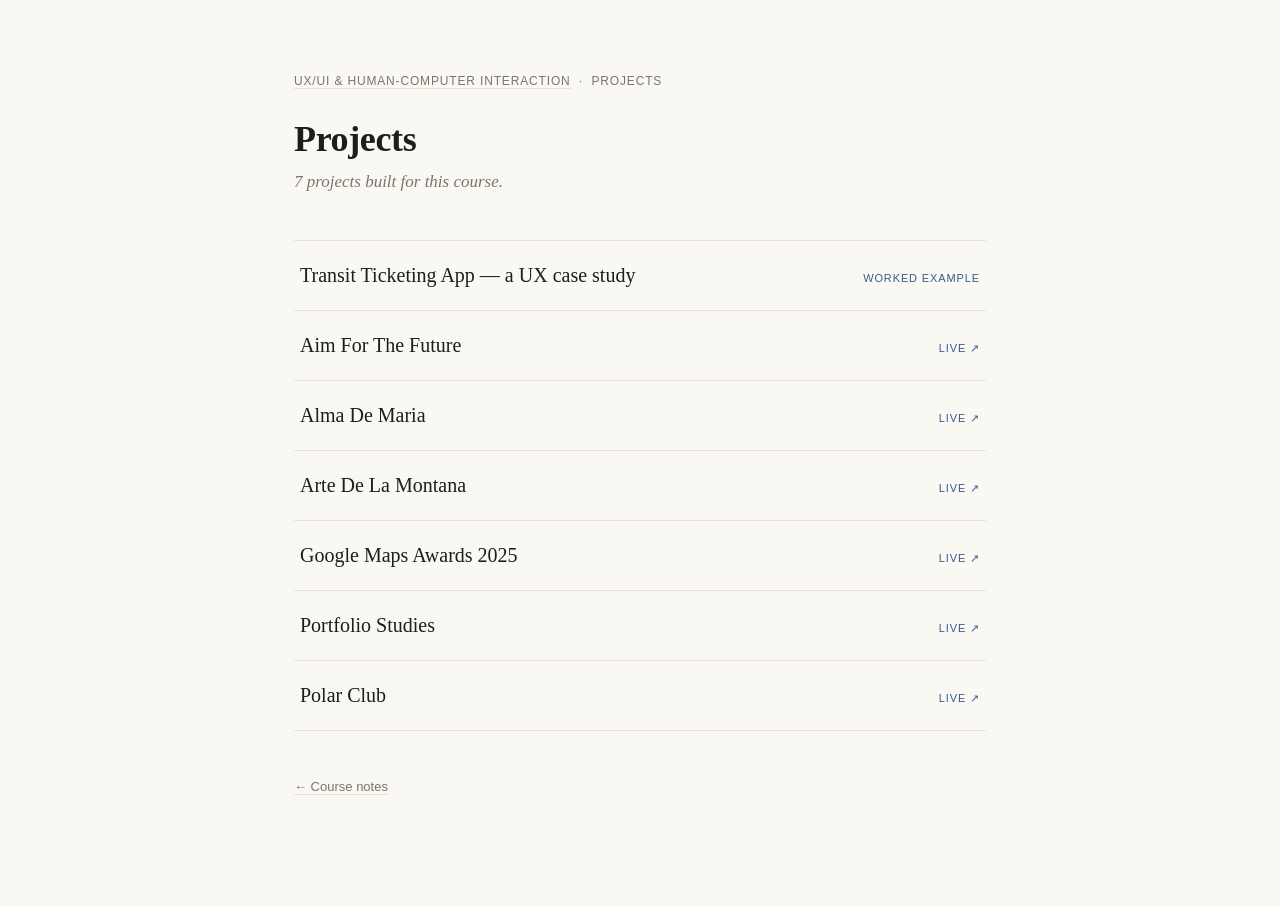
<file: projects.html>
<!doctype html>
<html lang="en">
<head>
<meta charset="utf-8">
<meta name="viewport" content="width=device-width, initial-scale=1">
<title>Projects — UX/UI & Human-Computer Interaction</title>
<style>
  :root{--ink:#1f1d1a;--muted:#7a756c;--line:#e7e3da;--bg:#faf8f3;--accent:#3a5a8c;}
  *{box-sizing:border-box}
  body{margin:0;background:var(--bg);color:var(--ink);
    font:17px/1.65 Georgia,'Iowan Old Style','Times New Roman',serif;}
  .wrap{max-width:740px;margin:0 auto;padding:72px 24px 110px;}
  .crumb{font:12px/1.5 ui-sans-serif,-apple-system,Segoe UI,Roboto,sans-serif;
    letter-spacing:.07em;text-transform:uppercase;color:var(--muted);margin:0 0 30px;}
  .crumb a{color:var(--muted);text-decoration:none;border-bottom:1px solid var(--line);}
  .crumb a:hover{color:var(--accent);}
  h1{font-size:36px;line-height:1.1;margin:0 0 8px;letter-spacing:-.01em;}
  .sub{color:var(--muted);font-style:italic;margin:0 0 44px;}
  ul{list-style:none;margin:0;padding:0;}
  li{border-top:1px solid var(--line);}
  li:last-child{border-bottom:1px solid var(--line);}
  a.proj{display:flex;justify-content:space-between;align-items:baseline;gap:18px;
    padding:18px 6px;text-decoration:none;color:var(--ink);transition:background .15s;}
  a.proj:hover{background:#fff;}
  a.proj:hover .name{color:var(--accent);}
  .name{font-size:20px;}
  .tag{font:11px/1 ui-sans-serif,-apple-system,Segoe UI,Roboto,sans-serif;
    letter-spacing:.08em;text-transform:uppercase;color:var(--accent);white-space:nowrap;}
  .tag.src{color:var(--muted);}
  footer{margin-top:46px;font:13px/1.6 ui-sans-serif,-apple-system,Segoe UI,Roboto,sans-serif;}
  footer a{color:var(--muted);text-decoration:none;border-bottom:1px solid var(--line);}
  footer a:hover{color:var(--accent);}
</style>
</head>
<body>
  <div class="wrap">
    <div class="crumb"><a href="./index.html">UX/UI & Human-Computer Interaction</a> &nbsp;·&nbsp; Projects</div>
    <h1>Projects</h1>
    <p class="sub">7 projects built for this course.</p>
    <ul>
      <li><a class="proj" href="./project.html"><span class="name">Transit Ticketing App — a UX case study</span><span class="tag">Worked example</span></a></li>
      <li><a class="proj" href="https://andreaisabelmontana.github.io/aim-for-the-future.github.io/"><span class="name">Aim For The Future</span><span class="tag">Live ↗</span></a></li>
      <li><a class="proj" href="https://andreaisabelmontana.github.io/Alma-De-Maria/"><span class="name">Alma De Maria</span><span class="tag">Live ↗</span></a></li>
      <li><a class="proj" href="https://andreaisabelmontana.github.io/Arte-De-La-Montana/"><span class="name">Arte De La Montana</span><span class="tag">Live ↗</span></a></li>
      <li><a class="proj" href="https://andreaisabelmontana.github.io/Google-Maps-Awards-2025/"><span class="name">Google Maps Awards 2025</span><span class="tag">Live ↗</span></a></li>
      <li><a class="proj" href="https://andreaisabelmontana.github.io/portfolio-studies/"><span class="name">Portfolio Studies</span><span class="tag">Live ↗</span></a></li>
      <li><a class="proj" href="https://andreaisabelmontana.github.io/polar-club/"><span class="name">Polar Club</span><span class="tag">Live ↗</span></a></li>
    </ul>
    <footer><a href="./course.html">← Course notes</a></footer>
  </div>
</body>
</html>
</file>
<file: styles.css>
/* ========================================================
   UX · UI · HCI — Interactive Concept Map
   ======================================================== */

:root {
  --bg: #0c0a1a;
  --bg-2: #14122a;
  --panel: #1a1834;
  --panel-2: #221f42;
  --line: #2c2954;
  --text: #ecebf7;
  --muted: #9b97c4;
  --primary: #7c5cff;
  --primary-2: #b48cff;
  --accent: #ff6ec7;
  --good: #4ade80;
  --warn: #fbbf24;
  --bad: #f87171;
  --radius: 14px;
  --max: 1180px;
}

[data-theme="light"] {
  --bg: #fbfaff;
  --bg-2: #f1eef9;
  --panel: #ffffff;
  --panel-2: #f6f4ff;
  --line: #e2dff0;
  --text: #15132a;
  --muted: #5b577a;
  --primary: #5b3df3;
  --primary-2: #8a6bff;
}

* { box-sizing: border-box; }
html { scroll-behavior: smooth; }
body {
  margin: 0;
  background: var(--bg);
  color: var(--text);
  font-family: -apple-system, BlinkMacSystemFont, "Segoe UI", system-ui, sans-serif;
  line-height: 1.55;
  -webkit-font-smoothing: antialiased;
}

a { color: var(--primary-2); }
code { background: var(--panel); padding: 2px 6px; border-radius: 6px; font-size: .92em; }

/* ============ NAV ============ */
.nav {
  position: sticky; top: 0; z-index: 50;
  background: color-mix(in srgb, var(--bg) 86%, transparent);
  backdrop-filter: saturate(160%) blur(14px);
  border-bottom: 1px solid var(--line);
  display: flex; align-items: center; justify-content: space-between;
  padding: 10px 22px;
  gap: 16px;
}
.brand { display: flex; align-items: center; gap: 10px; text-decoration: none; color: var(--text); font-weight: 800; letter-spacing: .3px; }
.brand-dot { width: 14px; height: 14px; border-radius: 4px; background: linear-gradient(135deg, var(--primary), var(--accent)); }
.nav-links { display: flex; gap: 4px; overflow-x: auto; max-width: 70vw; scrollbar-width: thin; }
.nav-links a { color: var(--muted); text-decoration: none; padding: 6px 10px; border-radius: 8px; font-size: 13px; white-space: nowrap; }
.nav-links a:hover { color: var(--text); background: var(--panel); }
.theme-btn { background: var(--panel); border: 1px solid var(--line); color: var(--text); width: 36px; height: 36px; border-radius: 10px; cursor: pointer; font-size: 17px; }

/* ============ HERO ============ */
.hero {
  position: relative;
  padding: 110px 22px 80px;
  text-align: center;
  overflow: hidden;
}
.hero-inner { position: relative; z-index: 2; max-width: 880px; margin: 0 auto; }
.kicker { color: var(--muted); text-transform: uppercase; letter-spacing: 3px; font-size: 12px; margin: 0 0 18px; }
h1 { font-size: clamp(34px, 5.5vw, 64px); line-height: 1.05; margin: 0 0 18px; letter-spacing: -.02em; font-weight: 800; }
h1 em { font-style: italic; color: var(--accent); }
.grad { background: linear-gradient(120deg, var(--primary), var(--accent)); -webkit-background-clip: text; background-clip: text; color: transparent; }
.lede { color: var(--muted); font-size: 18px; max-width: 640px; margin: 0 auto 30px; }
.hero-cta { display: flex; gap: 12px; justify-content: center; flex-wrap: wrap; }
.btn { padding: 12px 22px; border-radius: 12px; text-decoration: none; font-weight: 600; cursor: pointer; border: 0; font-size: 15px; transition: transform .15s, box-shadow .15s; display: inline-block; }
.btn:active { transform: translateY(1px); }
.btn-primary { background: linear-gradient(120deg, var(--primary), var(--accent)); color: #fff; box-shadow: 0 8px 30px -8px var(--primary); }
.btn-primary:hover { box-shadow: 0 14px 40px -10px var(--primary); }
.btn-ghost { background: var(--panel); color: var(--text); border: 1px solid var(--line); }
.btn-ghost:hover { background: var(--panel-2); }
.hero-meta { margin-top: 26px; color: var(--muted); font-size: 13px; display: flex; gap: 10px; justify-content: center; flex-wrap: wrap; }

.hero-orbs { position: absolute; inset: 0; pointer-events: none; }
.orb { position: absolute; border-radius: 50%; filter: blur(80px); opacity: .55; }
.o1 { width: 380px; height: 380px; background: var(--primary); top: -100px; left: -100px; }
.o2 { width: 460px; height: 460px; background: var(--accent); bottom: -180px; right: -120px; }
.o3 { width: 300px; height: 300px; background: #2dd4bf; top: 30%; right: 20%; opacity: .25; }

/* ============ SECTION ============ */
.section {
  max-width: var(--max);
  margin: 0 auto;
  padding: 80px 22px;
  border-top: 1px solid var(--line);
}
.section h2 { font-size: clamp(26px, 3.4vw, 38px); margin: 0 0 12px; letter-spacing: -.01em; }
.section h2 .num { color: var(--primary-2); font-family: ui-monospace, monospace; font-size: .58em; margin-right: 10px; vertical-align: middle; }
.subtitle { color: var(--muted); margin: 0 0 36px; max-width: 720px; font-size: 16px; }
.hint { color: var(--muted); font-size: 14px; margin-top: 18px; }

/* ============ 5 PLANES ============ */
.planes-wrap { display: grid; grid-template-columns: 1.1fr 1fr; gap: 36px; align-items: center; }
.planes-stack {
  display: flex; flex-direction: column;
  gap: 8px;
  perspective: 1200px;
}
.plane {
  background: var(--panel);
  border: 1px solid var(--line);
  border-left: 4px solid var(--primary);
  padding: 18px 22px;
  border-radius: var(--radius);
  cursor: pointer;
  transition: transform .25s, background .25s, border-color .25s;
  display: flex; justify-content: space-between; align-items: center;
  gap: 12px;
}
.plane:hover { transform: translateX(8px); background: var(--panel-2); }
.plane.active { background: linear-gradient(135deg, var(--primary), var(--accent)); color: white; border-left-color: white; }
.plane.active .plane-q { color: rgba(255,255,255,.85); }
.plane-label { font-weight: 700; font-size: 18px; }
.plane-q { color: var(--muted); font-size: 14px; }

.plane:nth-child(1) { border-left-color: #ff6ec7; }
.plane:nth-child(2) { border-left-color: #b48cff; }
.plane:nth-child(3) { border-left-color: #7c5cff; }
.plane:nth-child(4) { border-left-color: #5b8cff; }
.plane:nth-child(5) { border-left-color: #2dd4bf; }

.plane-detail {
  background: var(--panel);
  border: 1px solid var(--line);
  border-radius: var(--radius);
  padding: 26px;
  min-height: 240px;
}
.pd-name { font-size: 26px; font-weight: 800; margin: 0 0 4px; }
.pd-q { color: var(--accent); margin: 0 0 16px; font-style: italic; }
.pd-text { color: var(--muted); }
.arrow { display: inline-block; transform: translateY(2px); }

/* ============ TIMELINE ============ */
.timeline {
  display: flex;
  gap: 14px;
  overflow-x: auto;
  padding: 20px 4px 30px;
  scroll-snap-type: x mandatory;
}
.tl-item {
  scroll-snap-align: start;
  min-width: 250px;
  background: var(--panel);
  border: 1px solid var(--line);
  border-radius: var(--radius);
  padding: 18px;
  position: relative;
}
.tl-year { font-family: ui-monospace, monospace; color: var(--primary-2); font-weight: 700; font-size: 13px; letter-spacing: 2px; }
.tl-title { font-weight: 700; font-size: 16px; margin: 6px 0 8px; }
.tl-body { color: var(--muted); font-size: 14px; }

/* ============ PERSONA ============ */
.persona-wrap { display: grid; grid-template-columns: 1fr 1.05fr; gap: 28px; }
.persona-form { display: grid; gap: 14px; background: var(--panel); border: 1px solid var(--line); border-radius: var(--radius); padding: 22px; }
.persona-form label { display: grid; gap: 6px; font-size: 13px; color: var(--muted); }
.persona-form input, .persona-form select { padding: 10px 12px; background: var(--bg-2); border: 1px solid var(--line); border-radius: 10px; color: var(--text); font-family: inherit; font-size: 14px; }
.persona-form input[type="range"] { padding: 0; }
.persona-card {
  background: linear-gradient(135deg, var(--panel), var(--panel-2));
  border: 1px solid var(--line);
  border-radius: var(--radius);
  padding: 26px;
  position: relative;
}
.pc-avatar {
  width: 72px; height: 72px; border-radius: 50%;
  background: linear-gradient(135deg, var(--primary), var(--accent));
  display: grid; place-items: center; font-size: 32px; font-weight: 800; color: white;
  margin-bottom: 14px;
}
.pc-name { margin: 0; font-size: 24px; }
.pc-age { color: var(--muted); font-weight: 400; font-size: 18px; margin-left: 6px; }
.pc-role { color: var(--accent); margin: 4px 0 14px; }
.pc-quote { border-left: 3px solid var(--primary); margin: 0 0 16px; padding: 4px 0 4px 14px; color: var(--muted); font-style: italic; }
.pc-grid { display: grid; grid-template-columns: 1fr 1fr; gap: 14px; }
.pc-grid label { font-size: 11px; text-transform: uppercase; letter-spacing: 1px; color: var(--muted); }
.pc-grid .val { margin: 4px 0 0; font-size: 14px; }
.bar { height: 8px; border-radius: 99px; background: var(--bg-2); margin-top: 6px; overflow: hidden; }
.bar span { display: block; height: 100%; background: linear-gradient(90deg, var(--primary), var(--accent)); }

/* ============ MOSCOW ============ */
.moscow { display: grid; grid-template-columns: 1fr 2fr; gap: 18px; }
.moscow-pool, .moscow-bucket { background: var(--panel); border: 1px dashed var(--line); border-radius: var(--radius); padding: 14px; min-height: 160px; }
.moscow-pool h4, .moscow-bucket h4 { margin: 0 0 10px; font-size: 13px; text-transform: uppercase; letter-spacing: 1.5px; color: var(--muted); }
.moscow-grid { display: grid; grid-template-columns: 1fr 1fr; gap: 12px; }
.moscow-bucket.must { border-color: var(--bad); }
.moscow-bucket.should { border-color: var(--warn); }
.moscow-bucket.could { border-color: var(--primary-2); }
.moscow-bucket.wont { border-color: var(--muted); }
.chip {
  display: inline-block; margin: 4px;
  padding: 8px 12px;
  background: var(--bg-2); border: 1px solid var(--line);
  border-radius: 99px; cursor: grab; font-size: 13px;
  user-select: none;
}
.chip:active { cursor: grabbing; }
.chip.dragging { opacity: .4; }
.dragover { background: color-mix(in srgb, var(--primary) 12%, var(--panel)); }

/* ============ CARD SORT ============ */
.cardsort { display: grid; grid-template-columns: 1fr 1.4fr; gap: 18px; }
.cs-pool, .cs-cat { background: var(--panel); border: 1px dashed var(--line); border-radius: var(--radius); padding: 14px; min-height: 140px; }
.cs-cats { display: grid; grid-template-columns: 1fr 1fr; gap: 12px; }
.cs-cat h4 { margin: 0 0 10px; font-size: 14px; color: var(--accent); outline: none; }
.cs-cat h4:focus { background: var(--bg-2); padding: 2px 6px; border-radius: 6px; }
.card {
  display: inline-block; margin: 4px;
  background: var(--bg-2); border: 1px solid var(--line);
  padding: 9px 12px; border-radius: 8px; cursor: grab; font-size: 13px;
  user-select: none;
}
.card.dragging { opacity: .4; }

/* ============ WIREFRAME SANDBOX ============ */
.wf-toolbar { display: flex; flex-wrap: wrap; gap: 8px; align-items: center; margin-bottom: 12px; }
.wf-toolbar .btn { padding: 8px 14px; font-size: 13px; }
.wf-grid-toggle { color: var(--muted); font-size: 13px; display: flex; gap: 6px; align-items: center; margin-left: auto; }
.wf-canvas {
  position: relative;
  background: var(--panel);
  border: 1px solid var(--line);
  border-radius: var(--radius);
  height: 560px;
  overflow: hidden;
}
.wf-canvas.grid {
  background-image:
    linear-gradient(var(--line) 1px, transparent 1px),
    linear-gradient(90deg, var(--line) 1px, transparent 1px);
  background-size: 20px 20px;
}
.wf-box {
  position: absolute;
  background: color-mix(in srgb, var(--primary) 14%, var(--panel-2));
  border: 1.5px dashed var(--primary-2);
  color: var(--primary-2);
  font-size: 12px;
  letter-spacing: 2px;
  text-transform: uppercase;
  font-weight: 700;
  display: grid; place-items: center;
  cursor: grab;
  user-select: none;
  border-radius: 6px;
}
.wf-box.selected { box-shadow: 0 0 0 2px var(--accent); }
.wf-box .wf-handle {
  position: absolute; right: 0; bottom: 0; width: 14px; height: 14px;
  background: var(--accent); cursor: nwse-resize;
  border-radius: 2px 0 6px 0;
}
.wf-box .wf-del {
  position: absolute; top: -8px; right: -8px;
  background: var(--bad); color: white;
  width: 18px; height: 18px; border-radius: 50%;
  display: grid; place-items: center; font-size: 11px;
  cursor: pointer; opacity: 0; transition: opacity .15s;
}
.wf-box:hover .wf-del { opacity: 1; }

/* ============ SURFACE ============ */
.surface-wrap { display: grid; grid-template-columns: 1fr 1.6fr; gap: 24px; }
.surface-controls { background: var(--panel); border: 1px solid var(--line); border-radius: var(--radius); padding: 22px; display: grid; gap: 14px; }
.surface-controls label { display: grid; gap: 6px; font-size: 13px; color: var(--muted); }
.surface-controls select { padding: 8px; background: var(--bg-2); border: 1px solid var(--line); border-radius: 8px; color: var(--text); }

.surface-preview {
  --t-hue: 260; --t-sat: 70%; --t-rad: 12px; --t-space: 16px; --t-font: 15px;
  --t-primary: hsl(var(--t-hue), var(--t-sat), 60%);
  --t-bg: hsl(var(--t-hue), 14%, 96%);
  --t-text: hsl(var(--t-hue), 20%, 12%);
  background: var(--t-bg);
  color: var(--t-text);
  border-radius: var(--radius);
  padding: 22px;
  font-size: var(--t-font);
  font-family: var(--t-family, system-ui);
  min-height: 320px;
}
.surface-preview header { display: flex; justify-content: space-between; align-items: center; gap: var(--t-space); margin-bottom: var(--t-space); }
.surface-preview nav { display: flex; gap: 14px; color: hsl(var(--t-hue), 8%, 35%); font-size: 13px; }
.surface-preview button { background: var(--t-primary); color: #fff; border: 0; padding: 8px 14px; border-radius: var(--t-rad); cursor: pointer; font-family: inherit; }
.surface-preview main h3 { margin: 6px 0 8px; }
.surface-preview .prev-row { display: flex; gap: 10px; margin: var(--t-space) 0; }
.surface-preview .prev-primary { background: var(--t-primary); color: #fff; }
.surface-preview .prev-ghost { background: transparent; color: var(--t-primary); border: 1px solid var(--t-primary); }
.surface-preview .prev-card { background: #fff; border-radius: var(--t-rad); padding: var(--t-space); border: 1px solid hsl(var(--t-hue), 14%, 88%); }
.surface-preview .prev-tag { color: var(--t-primary); font-size: 12px; text-transform: uppercase; letter-spacing: 2px; margin: 0 0 6px; }

/* ============ HEURISTICS ============ */
.heur-app { width: 100%; padding: 12px 16px; background: var(--panel); border: 1px solid var(--line); border-radius: 10px; color: var(--text); font-size: 15px; margin-bottom: 20px; font-family: inherit; }
.heuristics { display: grid; gap: 10px; }
.heur-item {
  display: grid; grid-template-columns: 1fr auto; gap: 16px; align-items: center;
  background: var(--panel); border: 1px solid var(--line); border-radius: 12px; padding: 14px 18px;
}
.heur-item h4 { margin: 0 0 4px; font-size: 15px; }
.heur-item p { margin: 0; color: var(--muted); font-size: 13px; }
.heur-stars { display: flex; gap: 4px; }
.heur-star { width: 26px; height: 26px; cursor: pointer; background: var(--bg-2); border: 1px solid var(--line); border-radius: 6px; color: var(--muted); display: grid; place-items: center; font-size: 14px; }
.heur-star.on { background: var(--primary); color: white; border-color: var(--primary); }
.heur-result { margin-top: 22px; background: var(--panel); border: 1px solid var(--line); border-radius: 12px; padding: 20px; }
.heur-bar { height: 12px; background: var(--bg-2); border-radius: 99px; margin: 10px 0; overflow: hidden; }
.heur-bar span { display: block; height: 100%; background: linear-gradient(90deg, var(--bad), var(--warn), var(--good)); width: 0; transition: width .3s; }
.heur-verdict { font-size: 15px; margin: 0; }

/* ============ FITTS ============ */
.fitts-controls { display: flex; flex-wrap: wrap; gap: 18px; align-items: center; margin-bottom: 14px; }
.fitts-controls label { color: var(--muted); font-size: 13px; display: flex; flex-direction: column; gap: 4px; }
.fitts-canvas {
  position: relative;
  background: var(--panel);
  border: 1px solid var(--line);
  border-radius: var(--radius);
  height: 380px;
  overflow: hidden;
}
.fitts-target {
  position: absolute;
  background: linear-gradient(135deg, var(--primary), var(--accent));
  border-radius: 50%;
  cursor: pointer;
  transition: transform .08s;
}
.fitts-target:hover { transform: scale(1.08); }
.fitts-target.start { background: var(--good); }
.fitts-stats { display: flex; gap: 24px; margin-top: 14px; color: var(--muted); }
.fitts-stats strong { color: var(--text); font-size: 18px; }

/* ============ GESTALT ============ */
.gestalt-grid { display: grid; grid-template-columns: repeat(auto-fit, minmax(220px, 1fr)); gap: 18px; }
.gestalt-card {
  background: var(--panel); border: 1px solid var(--line); border-radius: var(--radius); padding: 18px;
}
.gestalt-card h4 { margin: 0 0 6px; }
.gestalt-card p { margin: 0 0 14px; color: var(--muted); font-size: 13px; }
.gestalt-svg { width: 100%; height: 130px; background: var(--bg-2); border-radius: 10px; display: block; }

/* ============ RESEARCH QUADRANT ============ */
.research {
  position: relative;
  background: var(--panel);
  border: 1px solid var(--line);
  border-radius: var(--radius);
  padding: 40px;
  min-height: 480px;
}
.r-axis { position: absolute; color: var(--muted); font-size: 12px; letter-spacing: 2px; text-transform: uppercase; }
.r-y { left: 8px; top: 50%; transform: rotate(-90deg) translateX(50%); transform-origin: left top; }
.r-x { bottom: 14px; left: 50%; transform: translateX(-50%); }
.r-grid {
  display: grid; grid-template-columns: 1fr 1fr; grid-template-rows: 1fr 1fr;
  gap: 4px;
  height: 400px;
  position: relative;
}
.r-grid::before, .r-grid::after { content: ""; position: absolute; background: var(--line); }
.r-grid::before { left: 50%; top: 0; bottom: 0; width: 1px; }
.r-grid::after { top: 50%; left: 0; right: 0; height: 1px; }
.r-cell { padding: 12px; display: flex; flex-direction: column; gap: 8px; align-content: start; flex-wrap: wrap; }
.r-method {
  background: var(--bg-2); border: 1px solid var(--line);
  padding: 8px 12px; border-radius: 8px; cursor: pointer; font-size: 13px;
}
.r-method:hover { border-color: var(--primary); color: var(--primary-2); }
.r-method.active { background: var(--primary); color: white; border-color: var(--primary); }
.r-detail { margin-top: 18px; background: var(--panel); border: 1px solid var(--line); border-radius: var(--radius); padding: 18px; min-height: 100px; }

/* ============ ACCESSIBILITY ============ */
.a11y-controls { display: flex; flex-wrap: wrap; gap: 18px; margin-bottom: 18px; color: var(--muted); font-size: 14px; align-items: center; }
.a11y-controls label { display: flex; gap: 6px; align-items: center; }

.a11y-demo {
  background: white; color: #15132a;
  border-radius: var(--radius);
  padding: 28px;
  transition: filter .3s;
  font-family: system-ui;
}
.a11y-demo.protanopia { filter: url('#fProt'); }
.a11y-demo.deuteranopia { filter: url('#fDeut'); }
.a11y-demo.tritanopia { filter: url('#fTrit'); }
.a11y-demo.achromatopsia { filter: grayscale(1); }
.a11y-demo.blur { filter: blur(2.5px); }
.a11y-demo.contrast { filter: contrast(.45); }
.a11y-demo.protanopia.blur { filter: url('#fProt') blur(2.5px); }
.a11y-demo h3 { margin: 0 0 8px; }
.a11y-demo input[type=email] { padding: 10px 12px; border-radius: 8px; border: 1px solid #ddd; font-size: 14px; width: 70%; max-width: 320px; margin-right: 8px; }
.a11y-traffic { display: flex; gap: 14px; margin-top: 16px; align-items: center; font-size: 13px; }
.dot { width: 14px; height: 14px; border-radius: 50%; display: inline-block; }
.dot.red { background: #ef4444; } .dot.amber { background: #f59e0b; } .dot.green { background: #22c55e; }
.a11y-tip { color: #6c6a85; font-size: 13px; margin-top: 14px; }

.contrast-checker { margin-top: 24px; background: var(--panel); border: 1px solid var(--line); border-radius: var(--radius); padding: 20px; }
.contrast-checker h4 { margin: 0 0 12px; }
.cc-row { display: flex; gap: 18px; align-items: center; flex-wrap: wrap; }
.cc-row label { color: var(--muted); font-size: 13px; display: flex; gap: 8px; align-items: center; }
.cc-sample { padding: 12px 18px; border-radius: 10px; font-weight: 600; margin: 0; }

/* ============ MOBILE ============ */
.bp-row { display: grid; grid-template-columns: repeat(auto-fit, minmax(280px, 1fr)); gap: 18px; align-items: start; }
.bp { background: var(--panel); border: 1px solid var(--line); border-radius: var(--radius); padding: 14px; }
.bp-label { color: var(--muted); font-family: ui-monospace, monospace; font-size: 12px; display: block; margin-bottom: 8px; letter-spacing: 1px; }
.bp iframe { width: 100%; border: 1px solid var(--line); border-radius: 10px; background: white; }
.bp[data-w="375"] iframe { height: 320px; }
.bp[data-w="768"] iframe { height: 280px; }
.bp[data-w="1280"] iframe { height: 320px; }

/* ============ FUTURE ============ */
.future-grid { display: grid; grid-template-columns: repeat(auto-fit, minmax(260px, 1fr)); gap: 18px; }
.future-card {
  background: var(--panel); border: 1px solid var(--line); border-radius: var(--radius); padding: 22px;
  cursor: pointer; transition: transform .2s;
}
.future-card:hover { transform: translateY(-4px); border-color: var(--primary); }
.future-card h4 { margin: 0 0 6px; font-size: 18px; }
.future-card .fc-icon { font-size: 28px; margin-bottom: 10px; }
.future-card p { margin: 0 0 12px; color: var(--muted); font-size: 14px; }
.future-card .fc-up, .future-card .fc-down { font-size: 13px; padding: 8px 12px; border-radius: 8px; margin-top: 6px; display: none; }
.future-card.open .fc-up, .future-card.open .fc-down { display: block; }
.future-card .fc-up { background: color-mix(in srgb, var(--good) 18%, transparent); border: 1px solid var(--good); color: var(--good); }
.future-card .fc-down { background: color-mix(in srgb, var(--bad) 18%, transparent); border: 1px solid var(--bad); color: var(--bad); }

/* ============ COURSEWORK ============ */
.proj-grid { display: grid; grid-template-columns: repeat(auto-fit, minmax(260px, 1fr)); gap: 18px; }
.proj-card {
  display: block; text-decoration: none; color: var(--text);
  background: var(--panel); border: 1px solid var(--line); border-radius: var(--radius); padding: 22px;
  transition: transform .2s, border-color .2s;
}
.proj-card:hover { transform: translateY(-4px); border-color: var(--primary); }
.proj-card strong { display: block; margin: 0 0 6px; font-size: 18px; }
.proj-card p { margin: 0; color: var(--muted); font-size: 14px; }

/* ============ QUIZ ============ */
.quiz { display: grid; gap: 14px; }
.quiz-q {
  background: var(--panel); border: 1px solid var(--line); border-radius: var(--radius); padding: 18px 20px;
}
.quiz-q h4 { margin: 0 0 12px; }
.quiz-options { display: grid; gap: 8px; }
.quiz-options button {
  text-align: left;
  background: var(--bg-2); border: 1px solid var(--line);
  padding: 10px 14px; border-radius: 10px;
  cursor: pointer; color: var(--text); font-family: inherit; font-size: 14px;
}
.quiz-options button:hover { border-color: var(--primary); }
.quiz-options button.correct { background: color-mix(in srgb, var(--good) 22%, var(--bg-2)); border-color: var(--good); }
.quiz-options button.wrong { background: color-mix(in srgb, var(--bad) 22%, var(--bg-2)); border-color: var(--bad); }
.quiz-feedback { margin-top: 10px; font-size: 13px; color: var(--muted); }
.quiz-result { margin-top: 18px; padding: 22px; background: var(--panel); border: 1px solid var(--line); border-radius: var(--radius); font-size: 16px; }

/* ============ FOOTER ============ */
.footer { padding: 50px 22px 60px; text-align: center; color: var(--muted); font-size: 13px; border-top: 1px solid var(--line); margin-top: 40px; }
.footer p { margin: 6px 0; }
.foot-credit { font-family: ui-monospace, monospace; font-size: 12px; opacity: .7; }

/* ============ RESPONSIVE ============ */
@media (max-width: 880px) {
  .planes-wrap, .persona-wrap, .moscow, .cardsort, .surface-wrap { grid-template-columns: 1fr; }
  .moscow-grid { grid-template-columns: 1fr 1fr; }
  .nav-links { max-width: 50vw; }
  .nav-links a { font-size: 12px; padding: 5px 7px; }
}
@media (max-width: 540px) {
  .moscow-grid { grid-template-columns: 1fr; }
  .cs-cats { grid-template-columns: 1fr; }
  .hero { padding-top: 60px; padding-bottom: 50px; }
  .section { padding: 60px 16px; }
}
</file>
